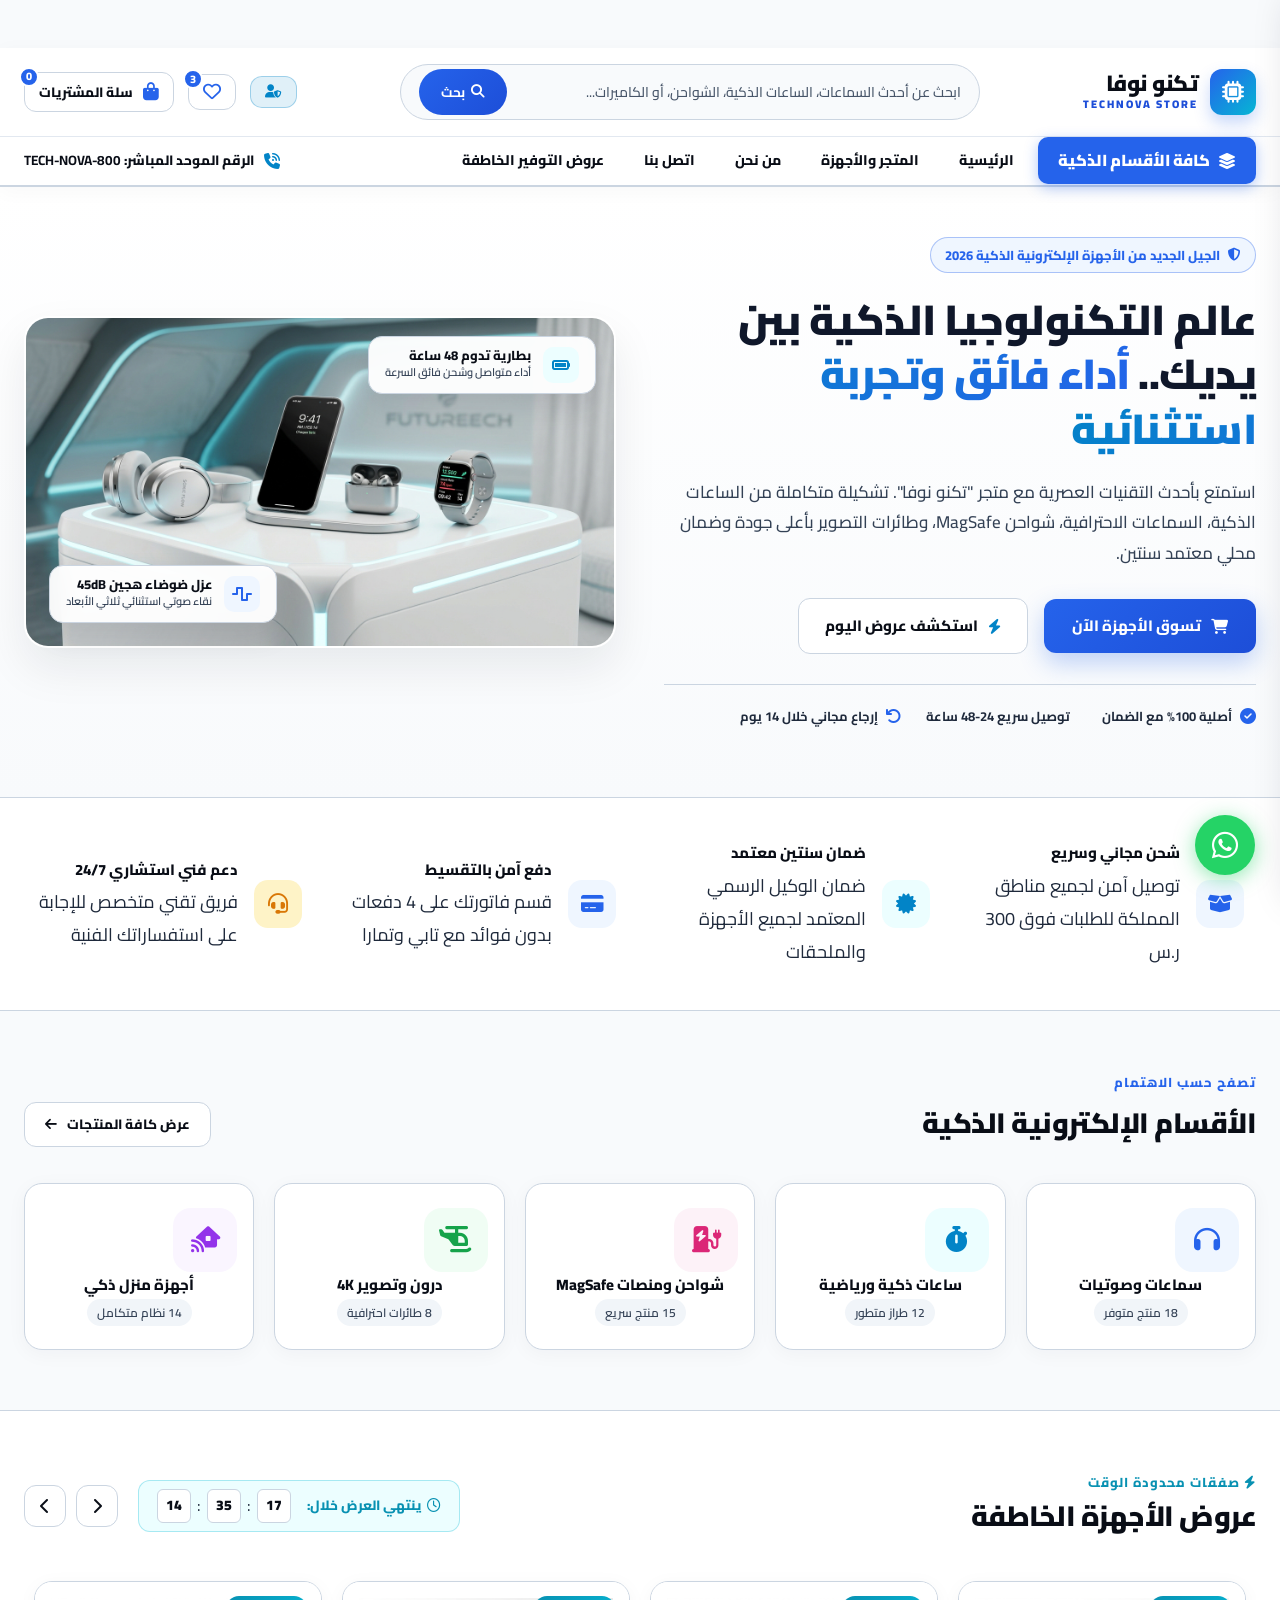
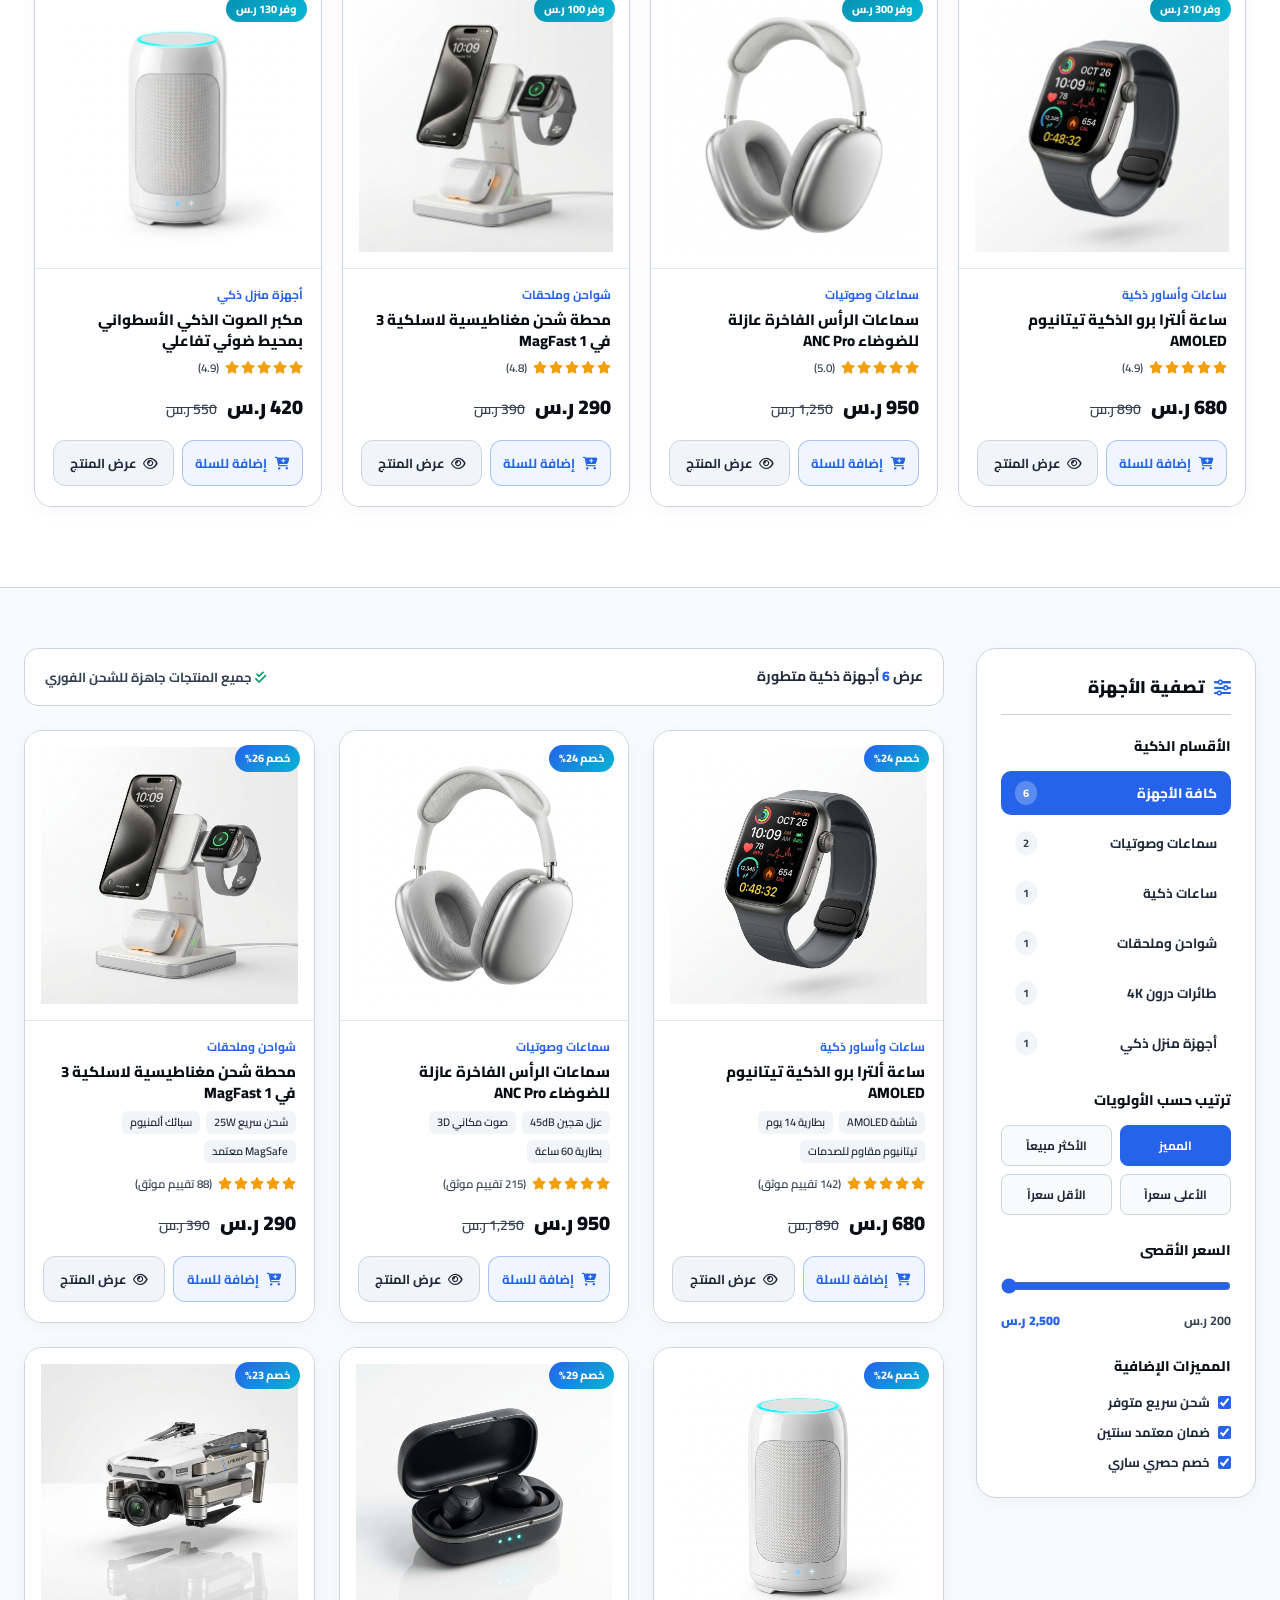
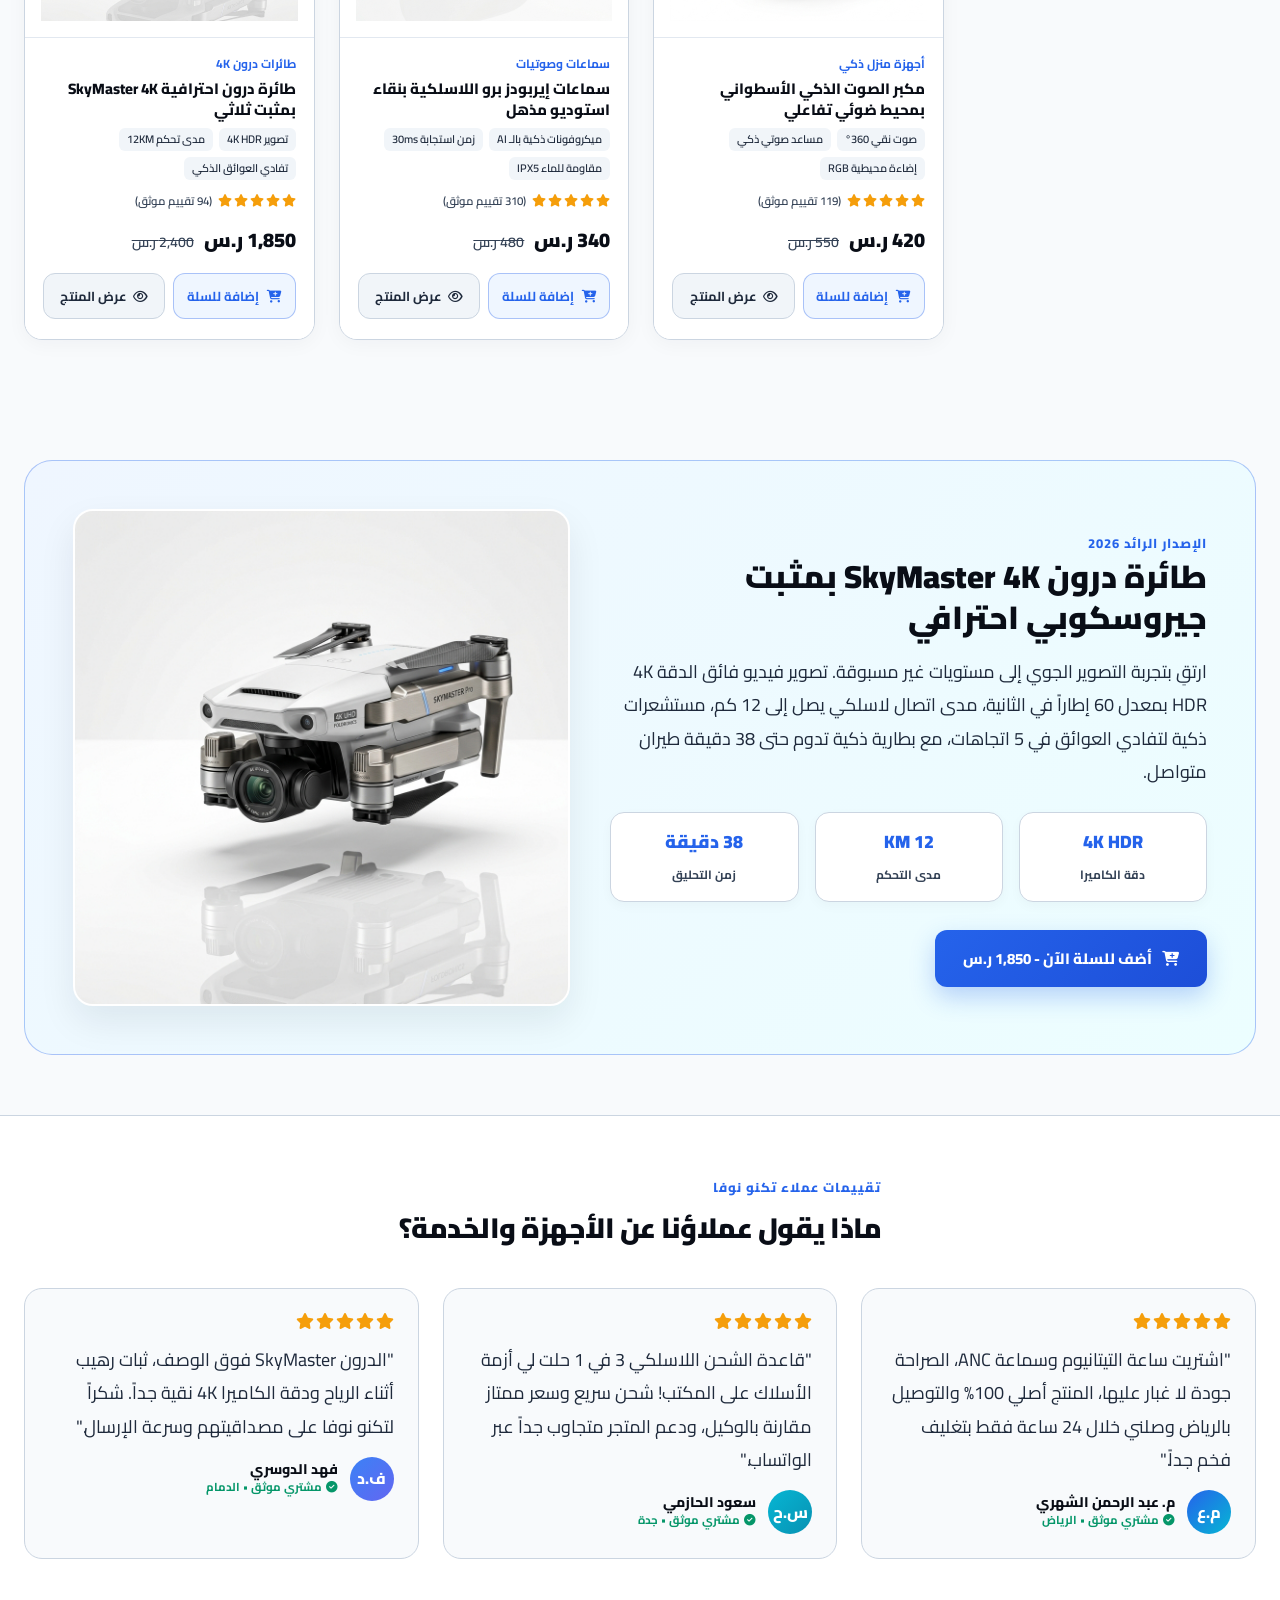
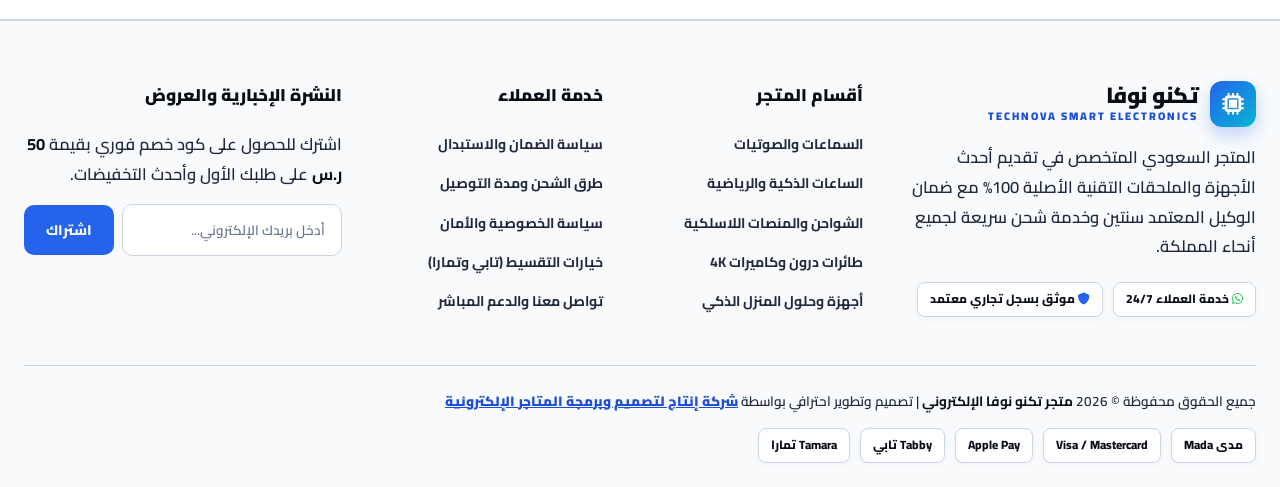
<file: index.html>
<!DOCTYPE html>
<html lang="ar" dir="rtl">
<head>
    <meta charset="UTF-8">
    <meta name="viewport" content="width=device-width, initial-scale=1.0">
    <title>تكنو نوفا | Techno Nova - متجر الإلكترونيات والأجهزة الذكية</title>
    <meta name="description" content="عالم التكنولوجيا الذكية بين يديك.. أداء فائق وتجربة استثنائية مع أحدث الساعات الذكية وسماعات الرأس وقواعد الشحن.">
    <!-- Font Awesome 6 Pro / Free -->
    <link rel="stylesheet" href="https://cdnjs.cloudflare.com/ajax/libs/font-awesome/6.5.1/css/all.min.css">
    <!-- Main Style -->
    <link rel="stylesheet" href="css/style.css">
</head>
<body>

<header class="tech-header">
        <div class="tech-container">
            <div class="tech-header-main">
                <!-- Logo -->
                <a href="#" class="tech-logo-link">
                    <div class="tech-logo-icon">
                        <i class="fa-solid fa-microchip"></i>
                    </div>
                    <div class="tech-logo-text">
                        <span class="tech-logo-title">تكنو نوفا</span>
                        <span class="tech-logo-sub">TECHNOVA STORE</span>
                    </div>
                </a>

                <!-- Search Form -->
                <form class="tech-search-form" onsubmit="event.preventDefault(); searchProducts();">
                    <input type="text" id="searchInput" class="tech-search-input" placeholder="ابحث عن أحدث السماعات، الساعات الذكية، الشواحن، أو الكاميرات..." onkeyup="searchProducts()">
                    <button type="submit" class="tech-search-btn">
                        <i class="fa-solid fa-magnifying-glass"></i>
                        <span>بحث</span>
                    </button>
                </form>

                <!-- Header Actions -->
                <div class="tech-header-actions">
                <a href="admin/index.html" class="tech-action-btn" title="لوحة التحكم الإدارية" style="background: rgba(2, 132, 199, 0.12); color: #0284c7; font-weight: 700; border-radius: 12px; border: 1px solid rgba(2, 132, 199, 0.3);">
                    <i class="fa-solid fa-user-shield"></i>
                </a>

                    <div class="tech-action-btn" onclick="showToast('تمت إضافة المنتج إلى قائمة أجهزتك المفضلة ❤️')">
                        <i class="fa-regular fa-heart" style="font-size: 18px; color: var(--color-primary);"></i>
                        <span class="tech-action-badge">3</span>
                    </div>
                    <div class="tech-action-btn" onclick="toggleCartDrawer()">
                        <i class="fa-solid fa-bag-shopping" style="font-size: 18px; color: var(--color-primary);"></i>
                        <span>سلة المشتريات</span>
                        <span class="tech-action-badge" id="cartBadge">0</span>
                    </div>
                </div>
            </div>
        </div>

        <!-- Secondary Nav -->
        <div class="tech-navbar">
            <div class="tech-container">
                <div class="tech-navbar-inner">
                    <ul class="tech-nav-menu">
                        <li class="tech-nav-item">
                            <a href="shop.html" id="btnAllCategories" class="tech-nav-mega-btn" style="background-color: #2563eb !important; color: #ffffff !important;">
                                <i class="fa-solid fa-layer-group" style="color: #ffffff !important;"></i>
                                <span style="color: #ffffff !important;">كافة الأقسام الذكية</span>
                            </a>
                        </li>
                        <li class="tech-nav-item"><a href="index.html">الرئيسية</a></li>
                        <li class="tech-nav-item"><a href="shop.html">المتجر والأجهزة</a></li>
                        <li class="tech-nav-item"><a href="about.html">من نحن</a></li>
                        <li class="tech-nav-item"><a href="contact.html">اتصل بنا</a></li>
                        <li class="tech-nav-item"><a href="index.html#flashDeals">عروض التوفير الخاطفة</a></li>
                    </ul>
                    <div class="tech-nav-hotline">
                        <i class="fa-solid fa-phone-volume"></i>
                        <span>الرقم الموحد المباشر: <strong>800-TECH-NOVA</strong></span>
                    </div>
                </div>
            </div>
        </div>
    </header>

    <!-- 3. HERO SHOWCASE SECTION -->
    <section class="tech-hero">
        <div class="tech-container">
            <div class="tech-hero-grid">
                <!-- Text Content -->
                <div class="tech-hero-content">
                    <div class="tech-hero-tag">
                        <i class="fa-solid fa-shield-halved"></i> الجيل الجديد من الأجهزة الإلكترونية الذكية 2026
                    </div>
                    <h1 class="tech-hero-title">
                        عالم التكنولوجيا الذكية بين يديك.. <span>أداء فائق وتجربة استثنائية</span>
                    </h1>
                    <p class="tech-hero-desc">
                        استمتع بأحدث التقنيات العصرية مع متجر "تكنو نوفا". تشكيلة متكاملة من الساعات الذكية، السماعات الاحترافية، شواحن MagSafe، وطائرات التصوير بأعلى جودة وضمان محلي معتمد سنتين.
                    </p>
                    <div class="tech-hero-ctas">
                        <a href="#catalog" class="btn-tech-primary">
                            <i class="fa-solid fa-cart-shopping"></i>
                            <span>تسوق الأجهزة الآن</span>
                        </a>
                        <a href="#flashDeals" class="btn-tech-secondary">
                            <i class="fa-solid fa-bolt" style="color: var(--color-cyan);"></i>
                            <span>استكشف عروض اليوم</span>
                        </a>
                    </div>
                    <div class="tech-hero-trust">
                        <div class="tech-trust-pill">
                            <i class="fa-solid fa-circle-check"></i>
                            <span>أصلية 100% مع الضمان</span>
                        </div>
                        <div class="tech-trust-pill">
                            <i class="fa-solid fa-truck-bolt"></i>
                            <span>توصيل سريع 24-48 ساعة</span>
                        </div>
                        <div class="tech-trust-pill">
                            <i class="fa-solid fa-arrow-rotate-left"></i>
                            <span>إرجاع مجاني خلال 14 يوم</span>
                        </div>
                    </div>
                </div>

                <!-- Visual Showcase Banner -->
                <div class="tech-hero-visual">
                    <div class="tech-hero-image-wrapper">
                        <img decoding="async" src="images/hero_banner.jpg" alt="تكنو نوفا - أجهزة ذكية متطورة" title="متجر تكنو نوفا للأجهزة الذكية">
                    </div>
                    <!-- Floating Chips -->
                    <div class="tech-float-badge top-left">
                        <div class="tech-badge-icon">
                            <i class="fa-solid fa-battery-full"></i>
                        </div>
                        <div>
                            <div class="tech-badge-title">بطارية تدوم 48 ساعة</div>
                            <div class="tech-badge-sub">أداء متواصل وشحن فائق السرعة</div>
                        </div>
                    </div>
                    <div class="tech-float-badge bottom-right">
                        <div class="tech-badge-icon" style="background: var(--color-primary-light); color: var(--color-primary);">
                            <i class="fa-solid fa-wave-square"></i>
                        </div>
                        <div>
                            <div class="tech-badge-title">عزل ضوضاء هجين 45dB</div>
                            <div class="tech-badge-sub">نقاء صوتي استثنائي ثلاثي الأبعاد</div>
                        </div>
                    </div>
                </div>
            </div>
        </div>
    </section>

    <!-- 4. VALUE PROPOSITION BAR -->
    <div class="tech-features-bar">
        <div class="tech-container">
            <div class="tech-features-grid">
                <div class="tech-feature-item">
                    <div class="tech-feature-icon">
                        <i class="fa-solid fa-box-open"></i>
                    </div>
                    <div class="tech-feature-info">
                        <h4>شحن مجاني وسريع</h4>
                        <p>توصيل آمن لجميع مناطق المملكة للطلبات فوق 300 ر.س</p>
                    </div>
                </div>
                <div class="tech-feature-item">
                    <div class="tech-feature-icon" style="background: var(--color-cyan-light); color: var(--color-cyan);">
                        <i class="fa-solid fa-certificate"></i>
                    </div>
                    <div class="tech-feature-info">
                        <h4>ضمان سنتين معتمد</h4>
                        <p>ضمان الوكيل الرسمي المعتمد لجميع الأجهزة والملحقات</p>
                    </div>
                </div>
                <div class="tech-feature-item">
                    <div class="tech-feature-icon">
                        <i class="fa-solid fa-credit-card"></i>
                    </div>
                    <div class="tech-feature-info">
                        <h4>دفع آمن بالتقسيط</h4>
                        <p>قسم فاتورتك على 4 دفعات بدون فوائد مع تابي وتمارا</p>
                    </div>
                </div>
                <div class="tech-feature-item">
                    <div class="tech-feature-icon" style="background: #fef3c7; color: #d97706;">
                        <i class="fa-solid fa-headset"></i>
                    </div>
                    <div class="tech-feature-info">
                        <h4>دعم فني استشاري 24/7</h4>
                        <p>فريق تقني متخصص للإجابة على استفساراتك الفنية</p>
                    </div>
                </div>
            </div>
        </div>
    </div>

    <!-- 5. QUICK CATEGORIES -->
    <section class="tech-section">
        <div class="tech-container">
            <div class="tech-section-header">
                <div class="tech-section-title-box">
                    <span class="tech-section-subtitle">تصفح حسب الاهتمام</span>
                    <h2 class="tech-section-title">الأقسام الإلكترونية الذكية</h2>
                </div>
                <a href="category?cat=all" class="btn-tech-secondary" style="padding: 10px 20px; font-size: 13.5px;">
                    <span>عرض كافة المنتجات</span>
                    <i class="fa-solid fa-arrow-left"></i>
                </a>
            </div>

            <div class="tech-categories-grid">
                <a href="category?cat=audio" class="tech-cat-card" style="text-decoration:none; color:inherit; display:block;">
                    <div class="tech-cat-icon">
                        <i class="fa-solid fa-headphones"></i>
                    </div>
                    <h3 class="tech-cat-name">سماعات وصوتيات</h3>
                    <span class="tech-cat-count">18 منتج متوفر</span>
                </a>
                <a href="category?cat=watches" class="tech-cat-card" style="text-decoration:none; color:inherit; display:block;">
                    <div class="tech-cat-icon" style="background: var(--color-cyan-light); color: var(--color-cyan);">
                        <i class="fa-solid fa-stopwatch"></i>
                    </div>
                    <h3 class="tech-cat-name">ساعات ذكية ورياضية</h3>
                    <span class="tech-cat-count">12 طراز متطور</span>
                </a>
                <a href="category?cat=chargers" class="tech-cat-card" style="text-decoration:none; color:inherit; display:block;">
                    <div class="tech-cat-icon" style="background: #fdf2f8; color: #db2777;">
                        <i class="fa-solid fa-charging-station"></i>
                    </div>
                    <h3 class="tech-cat-name">شواحن ومنصات MagSafe</h3>
                    <span class="tech-cat-count">15 منتج سريع</span>
                </a>
                <a href="category?cat=drones" class="tech-cat-card" style="text-decoration:none; color:inherit; display:block;">
                    <div class="tech-cat-icon" style="background: #f0fdf4; color: #16a34a;">
                        <i class="fa-solid fa-helicopter"></i>
                    </div>
                    <h3 class="tech-cat-name">درون وتصوير 4K</h3>
                    <span class="tech-cat-count">8 طائرات احترافية</span>
                </a>
                <a href="category?cat=home" class="tech-cat-card" style="text-decoration:none; color:inherit; display:block;">
                    <div class="tech-cat-icon" style="background: #faf5ff; color: #9333ea;">
                        <i class="fa-solid fa-house-signal"></i>
                    </div>
                    <h3 class="tech-cat-name">أجهزة منزل ذكي</h3>
                    <span class="tech-cat-count">14 نظام متكامل</span>
                </a>
            </div>
        </div>
    </section>

    <!-- 6. FLASH DEALS SLIDER (EXACT 4 CARDS, WORKING ARROWS) -->
    <section class="tech-flash-section" id="flashDeals">
        <div class="tech-container">
            <div class="tech-flash-header">
                <div>
                    <div class="tech-section-subtitle" style="color: #0891b2;"><i class="fa-solid fa-bolt"></i> صفقات محدودة الوقت</div>
                    <h2 class="tech-section-title">عروض الأجهزة الخاطفة</h2>
                </div>
                <div style="display: flex; align-items: center; gap: 20px; flex-wrap: wrap;">
                    <!-- Countdown Timer -->
                    <div class="tech-flash-timer-box">
                        <span class="tech-flash-timer-label"><i class="fa-regular fa-clock"></i> ينتهي العرض خلال:</span>
                        <div class="tech-countdown">
                            <div class="tech-countdown-unit" id="cd-hours">14</div>
                            <span>:</span>
                            <div class="tech-countdown-unit" id="cd-minutes">35</div>
                            <span>:</span>
                            <div class="tech-countdown-unit" id="cd-seconds">20</div>
                        </div>
                    </div>
                    <!-- Navigation Arrows -->
                    <div class="tech-slider-controls">
                        <button class="tech-slider-arrow" onclick="slidePrev()" aria-label="السابق" title="السابق">
                            <i class="fa-solid fa-chevron-right"></i>
                        </button>
                        <button class="tech-slider-arrow" onclick="slideNext()" aria-label="التالي" title="التالي">
                            <i class="fa-solid fa-chevron-left"></i>
                        </button>
                    </div>
                </div>
            </div>

            <!-- Slider Viewport (Pre-rendered 6 items with 4 visible cards on desktop) -->
            <div class="tech-slider-viewport">
                <div class="tech-slider-track" id="sliderTrack">
                    <!-- Item 1: Smart Watch -->
                    <div class="tech-slider-item">
                        <div class="tech-card">
                            <span class="tech-card-badge" style="background: linear-gradient(135deg, #0891b2, #06b6d4);">وفر 210 ر.س</span>
                            <div class="tech-card-img-box">
                                <img decoding="async" src="images/prod_smart_watch.jpg" alt="ساعة ألترا برو الذكية تيتانيوم AMOLED" title="متجر تكنو نوفا للأجهزة الذكية">
                            </div>
                            <div class="tech-card-body">
                                <div>
                                    <div class="tech-card-cat">ساعات وأساور ذكية</div>
                                    <h4 class="tech-card-title"><a href="product?id=1" style="color:inherit; text-decoration:none; display:inline-block; transition:color 0.2s;" onmouseover="this.style.color=\'#0284c7\'" onmouseout="this.style.color=\'inherit\'">ساعة ألترا برو الذكية تيتانيوم AMOLED</a></h4>
                                    <div class="tech-card-rating">
                                        <div class="tech-card-stars">
                                            <i class="fa-solid fa-star"></i><i class="fa-solid fa-star"></i><i class="fa-solid fa-star"></i><i class="fa-solid fa-star"></i><i class="fa-solid fa-star"></i>
                                        </div>
                                        <span class="tech-card-reviews">(4.9)</span>
                                    </div>
                                </div>
                                <div>
                                    <div class="tech-card-pricing">
                                        <span class="tech-price-current">680 ر.س</span>
                                        <span class="tech-price-old">890 ر.س</span>
                                    </div>
                                    <div class="tech-card-actions">
                                        <button class="tech-btn-add" onclick="addToCart('ساعة ألترا برو الذكية تيتانيوم AMOLED', 680, 'images/prod_smart_watch.jpg')">
                                            <i class="fa-solid fa-cart-plus"></i>
                                            <span>إضافة للسلة</span>
                                        </button>
                                        <a href="product?id=1" class="tech-btn-view">
                                            <i class="fa-regular fa-eye"></i>
                                            <span>عرض المنتج</span>
                                        </a>
                                    </div>
                                </div>
                            </div>
                        </div>
                    </div>

                    <!-- Item 2: Silver Headphones -->
                    <div class="tech-slider-item">
                        <div class="tech-card">
                            <span class="tech-card-badge" style="background: linear-gradient(135deg, #0891b2, #06b6d4);">وفر 300 ر.س</span>
                            <div class="tech-card-img-box">
                                <img decoding="async" src="images/prod_silver_headphones.jpg" alt="سماعات الرأس الفاخرة عازلة للضوضاء ANC Pro" title="متجر تكنو نوفا للأجهزة الذكية">
                            </div>
                            <div class="tech-card-body">
                                <div>
                                    <div class="tech-card-cat">سماعات وصوتيات</div>
                                    <h4 class="tech-card-title"><a href="product?id=2" style="color:inherit; text-decoration:none; display:inline-block; transition:color 0.2s;" onmouseover="this.style.color=\'#0284c7\'" onmouseout="this.style.color=\'inherit\'">سماعات الرأس الفاخرة عازلة للضوضاء ANC Pro</a></h4>
                                    <div class="tech-card-rating">
                                        <div class="tech-card-stars">
                                            <i class="fa-solid fa-star"></i><i class="fa-solid fa-star"></i><i class="fa-solid fa-star"></i><i class="fa-solid fa-star"></i><i class="fa-solid fa-star"></i>
                                        </div>
                                        <span class="tech-card-reviews">(5.0)</span>
                                    </div>
                                </div>
                                <div>
                                    <div class="tech-card-pricing">
                                        <span class="tech-price-current">950 ر.س</span>
                                        <span class="tech-price-old">1,250 ر.س</span>
                                    </div>
                                    <div class="tech-card-actions">
                                        <button class="tech-btn-add" onclick="addToCart('سماعات الرأس الفاخرة عازلة للضوضاء ANC Pro', 950, 'images/prod_silver_headphones.jpg')">
                                            <i class="fa-solid fa-cart-plus"></i>
                                            <span>إضافة للسلة</span>
                                        </button>
                                        <a href="product?id=2" class="tech-btn-view">
                                            <i class="fa-regular fa-eye"></i>
                                            <span>عرض المنتج</span>
                                        </a>
                                    </div>
                                </div>
                            </div>
                        </div>
                    </div>

                    <!-- Item 3: Wireless Charger -->
                    <div class="tech-slider-item">
                        <div class="tech-card">
                            <span class="tech-card-badge" style="background: linear-gradient(135deg, #0891b2, #06b6d4);">وفر 100 ر.س</span>
                            <div class="tech-card-img-box">
                                <img decoding="async" src="images/prod_wireless_charger.jpg" alt="محطة شحن مغناطيسية لاسلكية 3 في 1 MagFast" title="متجر تكنو نوفا للأجهزة الذكية">
                            </div>
                            <div class="tech-card-body">
                                <div>
                                    <div class="tech-card-cat">شواحن وملحقات</div>
                                    <h4 class="tech-card-title"><a href="product?id=3" style="color:inherit; text-decoration:none; display:inline-block; transition:color 0.2s;" onmouseover="this.style.color=\'#0284c7\'" onmouseout="this.style.color=\'inherit\'">محطة شحن مغناطيسية لاسلكية 3 في 1 MagFast</a></h4>
                                    <div class="tech-card-rating">
                                        <div class="tech-card-stars">
                                            <i class="fa-solid fa-star"></i><i class="fa-solid fa-star"></i><i class="fa-solid fa-star"></i><i class="fa-solid fa-star"></i><i class="fa-solid fa-star"></i>
                                        </div>
                                        <span class="tech-card-reviews">(4.8)</span>
                                    </div>
                                </div>
                                <div>
                                    <div class="tech-card-pricing">
                                        <span class="tech-price-current">290 ر.س</span>
                                        <span class="tech-price-old">390 ر.س</span>
                                    </div>
                                    <div class="tech-card-actions">
                                        <button class="tech-btn-add" onclick="addToCart('محطة شحن مغناطيسية لاسلكية 3 في 1 MagFast', 290, 'images/prod_wireless_charger.jpg')">
                                            <i class="fa-solid fa-cart-plus"></i>
                                            <span>إضافة للسلة</span>
                                        </button>
                                        <a href="product?id=3" class="tech-btn-view">
                                            <i class="fa-regular fa-eye"></i>
                                            <span>عرض المنتج</span>
                                        </a>
                                    </div>
                                </div>
                            </div>
                        </div>
                    </div>

                    <!-- Item 4: Smart Speaker -->
                    <div class="tech-slider-item">
                        <div class="tech-card">
                            <span class="tech-card-badge" style="background: linear-gradient(135deg, #0891b2, #06b6d4);">وفر 130 ر.س</span>
                            <div class="tech-card-img-box">
                                <img decoding="async" src="images/prod_smart_speaker.jpg" alt="مكبر الصوت الذكي الأسطواني بمحيط ضوئي تفاعلي" title="متجر تكنو نوفا للأجهزة الذكية">
                            </div>
                            <div class="tech-card-body">
                                <div>
                                    <div class="tech-card-cat">أجهزة منزل ذكي</div>
                                    <h4 class="tech-card-title"><a href="product?id=4" style="color:inherit; text-decoration:none; display:inline-block; transition:color 0.2s;" onmouseover="this.style.color=\'#0284c7\'" onmouseout="this.style.color=\'inherit\'">مكبر الصوت الذكي الأسطواني بمحيط ضوئي تفاعلي</a></h4>
                                    <div class="tech-card-rating">
                                        <div class="tech-card-stars">
                                            <i class="fa-solid fa-star"></i><i class="fa-solid fa-star"></i><i class="fa-solid fa-star"></i><i class="fa-solid fa-star"></i><i class="fa-solid fa-star"></i>
                                        </div>
                                        <span class="tech-card-reviews">(4.9)</span>
                                    </div>
                                </div>
                                <div>
                                    <div class="tech-card-pricing">
                                        <span class="tech-price-current">420 ر.س</span>
                                        <span class="tech-price-old">550 ر.س</span>
                                    </div>
                                    <div class="tech-card-actions">
                                        <button class="tech-btn-add" onclick="addToCart('مكبر الصوت الذكي الأسطواني بمحيط ضوئي تفاعلي', 420, 'images/prod_smart_speaker.jpg')">
                                            <i class="fa-solid fa-cart-plus"></i>
                                            <span>إضافة للسلة</span>
                                        </button>
                                        <a href="product?id=4" class="tech-btn-view">
                                            <i class="fa-regular fa-eye"></i>
                                            <span>عرض المنتج</span>
                                        </a>
                                    </div>
                                </div>
                            </div>
                        </div>
                    </div>

                    <!-- Item 5: Earbuds Pro -->
                    <div class="tech-slider-item">
                        <div class="tech-card">
                            <span class="tech-card-badge" style="background: linear-gradient(135deg, #0891b2, #06b6d4);">وفر 140 ر.س</span>
                            <div class="tech-card-img-box">
                                <img decoding="async" src="images/prod_earbuds_pro.jpg" alt="سماعات إيربودز برو اللاسلكية بنقاء استوديو مذهل" title="متجر تكنو نوفا للأجهزة الذكية">
                            </div>
                            <div class="tech-card-body">
                                <div>
                                    <div class="tech-card-cat">سماعات وصوتيات</div>
                                    <h4 class="tech-card-title"><a href="product?id=5" style="color:inherit; text-decoration:none; display:inline-block; transition:color 0.2s;" onmouseover="this.style.color=\'#0284c7\'" onmouseout="this.style.color=\'inherit\'">سماعات إيربودز برو اللاسلكية بنقاء استوديو مذهل</a></h4>
                                    <div class="tech-card-rating">
                                        <div class="tech-card-stars">
                                            <i class="fa-solid fa-star"></i><i class="fa-solid fa-star"></i><i class="fa-solid fa-star"></i><i class="fa-solid fa-star"></i><i class="fa-solid fa-star"></i>
                                        </div>
                                        <span class="tech-card-reviews">(4.9)</span>
                                    </div>
                                </div>
                                <div>
                                    <div class="tech-card-pricing">
                                        <span class="tech-price-current">340 ر.س</span>
                                        <span class="tech-price-old">480 ر.س</span>
                                    </div>
                                    <div class="tech-card-actions">
                                        <button class="tech-btn-add" onclick="addToCart('سماعات إيربودز برو اللاسلكية بنقاء استوديو مذهل', 340, 'images/prod_earbuds_pro.jpg')">
                                            <i class="fa-solid fa-cart-plus"></i>
                                            <span>إضافة للسلة</span>
                                        </button>
                                        <a href="product?id=5" class="tech-btn-view">
                                            <i class="fa-regular fa-eye"></i>
                                            <span>عرض المنتج</span>
                                        </a>
                                    </div>
                                </div>
                            </div>
                        </div>
                    </div>

                    <!-- Item 6: Drone 4K -->
                    <div class="tech-slider-item">
                        <div class="tech-card">
                            <span class="tech-card-badge" style="background: linear-gradient(135deg, #0891b2, #06b6d4);">وفر 550 ر.س</span>
                            <div class="tech-card-img-box">
                                <img decoding="async" src="images/prod_smart_drone.jpg" alt="طائرة درون احترافية SkyMaster 4K بمثبت ثلاثي المحاور" title="متجر تكنو نوفا للأجهزة الذكية">
                            </div>
                            <div class="tech-card-body">
                                <div>
                                    <div class="tech-card-cat">طائرات درون 4K</div>
                                    <h4 class="tech-card-title"><a href="product?id=6" style="color:inherit; text-decoration:none; display:inline-block; transition:color 0.2s;" onmouseover="this.style.color=\'#0284c7\'" onmouseout="this.style.color=\'inherit\'">طائرة درون احترافية SkyMaster 4K بمثبت ثلاثي</a></h4>
                                    <div class="tech-card-rating">
                                        <div class="tech-card-stars">
                                            <i class="fa-solid fa-star"></i><i class="fa-solid fa-star"></i><i class="fa-solid fa-star"></i><i class="fa-solid fa-star"></i><i class="fa-solid fa-star"></i>
                                        </div>
                                        <span class="tech-card-reviews">(5.0)</span>
                                    </div>
                                </div>
                                <div>
                                    <div class="tech-card-pricing">
                                        <span class="tech-price-current">1,850 ر.س</span>
                                        <span class="tech-price-old">2,400 ر.س</span>
                                    </div>
                                    <div class="tech-card-actions">
                                        <button class="tech-btn-add" onclick="addToCart('طائرة درون احترافية SkyMaster 4K بمثبت ثلاثي المحاور', 1850, 'images/prod_smart_drone.jpg')">
                                            <i class="fa-solid fa-cart-plus"></i>
                                            <span>إضافة للسلة</span>
                                        </button>
                                        <a href="product?id=6" class="tech-btn-view">
                                            <i class="fa-regular fa-eye"></i>
                                            <span>عرض المنتج</span>
                                        </a>
                                    </div>
                                </div>
                            </div>
                        </div>
                    </div>
                </div>
            </div>
        </div>
    </section>

    <!-- 7. MAIN CATALOG WITH SIDEBAR & PRODUCTS GRID -->
    <section class="tech-section" id="catalog">
        <div class="tech-container">
            <div class="tech-catalog-layout">
                <!-- Filter Sidebar -->
                <aside class="tech-sidebar">
                    <h3 class="tech-sidebar-title">
                        <i class="fa-solid fa-sliders" style="color: var(--color-primary);"></i>
                        <span>تصفية الأجهزة</span>
                    </h3>

                    <!-- Categories -->
                    <div class="tech-filter-group">
                        <label class="tech-filter-label">الأقسام الذكية</label>
                        <div class="tech-filter-cats">
                            <button class="tech-filter-cat-btn active" onclick="filterCategory('all', this)">
                                <span>كافة الأجهزة</span>
                                <span class="badge" id="badge-all">6</span>
                            </button>
                            <button class="tech-filter-cat-btn" onclick="filterCategory('audio', this)">
                                <span>سماعات وصوتيات</span>
                                <span class="badge" id="badge-audio">2</span>
                            </button>
                            <button class="tech-filter-cat-btn" onclick="filterCategory('watches', this)">
                                <span>ساعات ذكية</span>
                                <span class="badge" id="badge-watches">1</span>
                            </button>
                            <button class="tech-filter-cat-btn" onclick="filterCategory('chargers', this)">
                                <span>شواحن وملحقات</span>
                                <span class="badge" id="badge-chargers">1</span>
                            </button>
                            <button class="tech-filter-cat-btn" onclick="filterCategory('drones', this)">
                                <span>طائرات درون 4K</span>
                                <span class="badge" id="badge-drones">1</span>
                            </button>
                            <button class="tech-filter-cat-btn" onclick="filterCategory('smarthome', this)">
                                <span>أجهزة منزل ذكي</span>
                                <span class="badge" id="badge-smarthome">1</span>
                            </button>
                        </div>
                    </div>

                    <!-- Sort Options -->
                    <div class="tech-filter-group">
                        <label class="tech-filter-label">ترتيب حسب الأولويات</label>
                        <div class="tech-sort-grid">
                            <button class="tech-sort-btn active" onclick="sortProducts('featured', this)">المميز</button>
                            <button class="tech-sort-btn" onclick="sortProducts('bestseller', this)">الأكثر مبيعاً</button>
                            <button class="tech-sort-btn" onclick="sortProducts('price-desc', this)">الأعلى سعراً</button>
                            <button class="tech-sort-btn" onclick="sortProducts('price-asc', this)">الأقل سعراً</button>
                        </div>
                    </div>

                    <!-- Price Slider -->
                    <div class="tech-filter-group">
                        <label class="tech-filter-label">السعر الأقصى</label>
                        <input type="range" class="tech-price-slider" id="priceRange" min="200" max="2500" step="50" value="2500" oninput="filterByPrice(this.value)">
                        <div class="tech-price-display">
                            <span>200 ر.س</span>
                            <span id="priceDisplay" style="color: var(--color-primary); font-weight: 900;">2,500 ر.س</span>
                        </div>
                    </div>

                    <!-- Features Checklist -->
                    <div class="tech-filter-group" style="margin-bottom: 0;">
                        <label class="tech-filter-label">المميزات الإضافية</label>
                        <div style="display: flex; flex-direction: column; gap: 8px; font-size: 13px; font-weight: 700; color: var(--color-slate);">
                            <label style="display: flex; align-items: center; gap: 8px; cursor: pointer;">
                                <input type="checkbox" checked style="accent-color: var(--color-primary);"> شحن سريع متوفر
                            </label>
                            <label style="display: flex; align-items: center; gap: 8px; cursor: pointer;">
                                <input type="checkbox" checked style="accent-color: var(--color-primary);"> ضمان معتمد سنتين
                            </label>
                            <label style="display: flex; align-items: center; gap: 8px; cursor: pointer;">
                                <input type="checkbox" checked style="accent-color: var(--color-primary);"> خصم حصري ساري
                            </label>
                        </div>
                    </div>
                </aside>

                <!-- Products Catalog Area (Pre-rendered for instantaneous speed & reliability) -->
                <div class="tech-catalog-content">
                    <div class="tech-grid-header">
                        <div class="tech-grid-count">
                            عرض <span id="visibleCount">6</span> أجهزة ذكية متطورة
                        </div>
                        <div style="font-size: 13px; color: var(--color-muted); font-weight: 700;">
                            <i class="fa-solid fa-check-double" style="color: #059669;"></i> جميع المنتجات جاهزة للشحن الفوري
                        </div>
                    </div>

                    <!-- Products Grid -->
                    <div class="tech-products-grid" id="productsGrid">
                        <!-- Prod 1: Smart Watch -->
                        <div class="tech-card prod-item" data-cat="watches" data-price="680" data-sales="340" data-featured="1" data-name="ساعة ألترا برو الذكية تيتانيوم AMOLED">
                            <span class="tech-card-badge">خصم 24%</span>
                            <div class="tech-card-img-box">
                                <img decoding="async" src="images/prod_smart_watch.jpg" alt="ساعة ألترا برو الذكية تيتانيوم AMOLED" title="متجر تكنو نوفا للأجهزة الذكية">
                            </div>
                            <div class="tech-card-body">
                                <div>
                                    <div class="tech-card-cat">ساعات وأساور ذكية</div>
                                    <h4 class="tech-card-title"><a href="product?id=1" style="color:inherit; text-decoration:none; display:inline-block; transition:color 0.2s;" onmouseover="this.style.color=\'#0284c7\'" onmouseout="this.style.color=\'inherit\'">ساعة ألترا برو الذكية تيتانيوم AMOLED</a></h4>
                                    <div class="tech-card-specs">
                                        <span class="tech-spec-tag">شاشة AMOLED</span>
                                        <span class="tech-spec-tag">بطارية 14 يوم</span>
                                        <span class="tech-spec-tag">تيتانيوم مقاوم للصدمات</span>
                                    </div>
                                    <div class="tech-card-rating">
                                        <div class="tech-card-stars">
                                            <i class="fa-solid fa-star"></i><i class="fa-solid fa-star"></i><i class="fa-solid fa-star"></i><i class="fa-solid fa-star"></i><i class="fa-solid fa-star"></i>
                                        </div>
                                        <span class="tech-card-reviews">(142 تقييم موثق)</span>
                                    </div>
                                </div>
                                <div>
                                    <div class="tech-card-pricing">
                                        <span class="tech-price-current">680 ر.س</span>
                                        <span class="tech-price-old">890 ر.س</span>
                                    </div>
                                    <div class="tech-card-actions">
                                        <button class="tech-btn-add" onclick="addToCart('ساعة ألترا برو الذكية تيتانيوم AMOLED', 680, 'images/prod_smart_watch.jpg')">
                                            <i class="fa-solid fa-cart-plus"></i>
                                            <span>إضافة للسلة</span>
                                        </button>
                                        <a href="product?id=1" class="tech-btn-view">
                                            <i class="fa-regular fa-eye"></i>
                                            <span>عرض المنتج</span>
                                        </a>
                                    </div>
                                </div>
                            </div>
                        </div>

                        <!-- Prod 2: Headphones Pro -->
                        <div class="tech-card prod-item" data-cat="audio" data-price="950" data-sales="520" data-featured="1" data-name="سماعات الرأس الفاخرة عازلة للضوضاء ANC Pro">
                            <span class="tech-card-badge">خصم 24%</span>
                            <div class="tech-card-img-box">
                                <img decoding="async" src="images/prod_silver_headphones.jpg" alt="سماعات الرأس الفاخرة عازلة للضوضاء ANC Pro" title="متجر تكنو نوفا للأجهزة الذكية">
                            </div>
                            <div class="tech-card-body">
                                <div>
                                    <div class="tech-card-cat">سماعات وصوتيات</div>
                                    <h4 class="tech-card-title"><a href="product?id=2" style="color:inherit; text-decoration:none; display:inline-block; transition:color 0.2s;" onmouseover="this.style.color=\'#0284c7\'" onmouseout="this.style.color=\'inherit\'">سماعات الرأس الفاخرة عازلة للضوضاء ANC Pro</a></h4>
                                    <div class="tech-card-specs">
                                        <span class="tech-spec-tag">عزل هجين 45dB</span>
                                        <span class="tech-spec-tag">صوت مكاني 3D</span>
                                        <span class="tech-spec-tag">بطارية 60 ساعة</span>
                                    </div>
                                    <div class="tech-card-rating">
                                        <div class="tech-card-stars">
                                            <i class="fa-solid fa-star"></i><i class="fa-solid fa-star"></i><i class="fa-solid fa-star"></i><i class="fa-solid fa-star"></i><i class="fa-solid fa-star"></i>
                                        </div>
                                        <span class="tech-card-reviews">(215 تقييم موثق)</span>
                                    </div>
                                </div>
                                <div>
                                    <div class="tech-card-pricing">
                                        <span class="tech-price-current">950 ر.س</span>
                                        <span class="tech-price-old">1,250 ر.س</span>
                                    </div>
                                    <div class="tech-card-actions">
                                        <button class="tech-btn-add" onclick="addToCart('سماعات الرأس الفاخرة عازلة للضوضاء ANC Pro', 950, 'images/prod_silver_headphones.jpg')">
                                            <i class="fa-solid fa-cart-plus"></i>
                                            <span>إضافة للسلة</span>
                                        </button>
                                        <a href="product?id=2" class="tech-btn-view">
                                            <i class="fa-regular fa-eye"></i>
                                            <span>عرض المنتج</span>
                                        </a>
                                    </div>
                                </div>
                            </div>
                        </div>

                        <!-- Prod 3: Wireless Charger -->
                        <div class="tech-card prod-item" data-cat="chargers" data-price="290" data-sales="180" data-featured="0" data-name="محطة شحن مغناطيسية لاسلكية 3 في 1 MagFast">
                            <span class="tech-card-badge">خصم 26%</span>
                            <div class="tech-card-img-box">
                                <img decoding="async" src="images/prod_wireless_charger.jpg" alt="محطة شحن مغناطيسية لاسلكية 3 في 1 MagFast" title="متجر تكنو نوفا للأجهزة الذكية">
                            </div>
                            <div class="tech-card-body">
                                <div>
                                    <div class="tech-card-cat">شواحن وملحقات</div>
                                    <h4 class="tech-card-title"><a href="product?id=3" style="color:inherit; text-decoration:none; display:inline-block; transition:color 0.2s;" onmouseover="this.style.color=\'#0284c7\'" onmouseout="this.style.color=\'inherit\'">محطة شحن مغناطيسية لاسلكية 3 في 1 MagFast</a></h4>
                                    <div class="tech-card-specs">
                                        <span class="tech-spec-tag">شحن سريع 25W</span>
                                        <span class="tech-spec-tag">سبائك ألمنيوم</span>
                                        <span class="tech-spec-tag">MagSafe معتمد</span>
                                    </div>
                                    <div class="tech-card-rating">
                                        <div class="tech-card-stars">
                                            <i class="fa-solid fa-star"></i><i class="fa-solid fa-star"></i><i class="fa-solid fa-star"></i><i class="fa-solid fa-star"></i><i class="fa-solid fa-star"></i>
                                        </div>
                                        <span class="tech-card-reviews">(88 تقييم موثق)</span>
                                    </div>
                                </div>
                                <div>
                                    <div class="tech-card-pricing">
                                        <span class="tech-price-current">290 ر.س</span>
                                        <span class="tech-price-old">390 ر.س</span>
                                    </div>
                                    <div class="tech-card-actions">
                                        <button class="tech-btn-add" onclick="addToCart('محطة شحن مغناطيسية لاسلكية 3 في 1 MagFast', 290, 'images/prod_wireless_charger.jpg')">
                                            <i class="fa-solid fa-cart-plus"></i>
                                            <span>إضافة للسلة</span>
                                        </button>
                                        <a href="product?id=3" class="tech-btn-view">
                                            <i class="fa-regular fa-eye"></i>
                                            <span>عرض المنتج</span>
                                        </a>
                                    </div>
                                </div>
                            </div>
                        </div>

                        <!-- Prod 4: Smart Speaker -->
                        <div class="tech-card prod-item" data-cat="smarthome" data-price="420" data-sales="260" data-featured="0" data-name="مكبر الصوت الذكي الأسطواني بمحيط ضوئي تفاعلي">
                            <span class="tech-card-badge">خصم 24%</span>
                            <div class="tech-card-img-box">
                                <img decoding="async" src="images/prod_smart_speaker.jpg" alt="مكبر الصوت الذكي الأسطواني بمحيط ضوئي تفاعلي" title="متجر تكنو نوفا للأجهزة الذكية">
                            </div>
                            <div class="tech-card-body">
                                <div>
                                    <div class="tech-card-cat">أجهزة منزل ذكي</div>
                                    <h4 class="tech-card-title"><a href="product?id=4" style="color:inherit; text-decoration:none; display:inline-block; transition:color 0.2s;" onmouseover="this.style.color=\'#0284c7\'" onmouseout="this.style.color=\'inherit\'">مكبر الصوت الذكي الأسطواني بمحيط ضوئي تفاعلي</a></h4>
                                    <div class="tech-card-specs">
                                        <span class="tech-spec-tag">صوت نقي 360°</span>
                                        <span class="tech-spec-tag">مساعد صوتي ذكي</span>
                                        <span class="tech-spec-tag">إضاءة محيطية RGB</span>
                                    </div>
                                    <div class="tech-card-rating">
                                        <div class="tech-card-stars">
                                            <i class="fa-solid fa-star"></i><i class="fa-solid fa-star"></i><i class="fa-solid fa-star"></i><i class="fa-solid fa-star"></i><i class="fa-solid fa-star"></i>
                                        </div>
                                        <span class="tech-card-reviews">(119 تقييم موثق)</span>
                                    </div>
                                </div>
                                <div>
                                    <div class="tech-card-pricing">
                                        <span class="tech-price-current">420 ر.س</span>
                                        <span class="tech-price-old">550 ر.س</span>
                                    </div>
                                    <div class="tech-card-actions">
                                        <button class="tech-btn-add" onclick="addToCart('مكبر الصوت الذكي الأسطواني بمحيط ضوئي تفاعلي', 420, 'images/prod_smart_speaker.jpg')">
                                            <i class="fa-solid fa-cart-plus"></i>
                                            <span>إضافة للسلة</span>
                                        </button>
                                        <a href="product?id=4" class="tech-btn-view">
                                            <i class="fa-regular fa-eye"></i>
                                            <span>عرض المنتج</span>
                                        </a>
                                    </div>
                                </div>
                            </div>
                        </div>

                        <!-- Prod 5: Earbuds Pro -->
                        <div class="tech-card prod-item" data-cat="audio" data-price="340" data-sales="610" data-featured="1" data-name="سماعات إيربودز برو اللاسلكية بنقاء استوديو مذهل">
                            <span class="tech-card-badge">خصم 29%</span>
                            <div class="tech-card-img-box">
                                <img decoding="async" src="images/prod_earbuds_pro.jpg" alt="سماعات إيربودز برو اللاسلكية بنقاء استوديو مذهل" title="متجر تكنو نوفا للأجهزة الذكية">
                            </div>
                            <div class="tech-card-body">
                                <div>
                                    <div class="tech-card-cat">سماعات وصوتيات</div>
                                    <h4 class="tech-card-title"><a href="product?id=5" style="color:inherit; text-decoration:none; display:inline-block; transition:color 0.2s;" onmouseover="this.style.color=\'#0284c7\'" onmouseout="this.style.color=\'inherit\'">سماعات إيربودز برو اللاسلكية بنقاء استوديو مذهل</a></h4>
                                    <div class="tech-card-specs">
                                        <span class="tech-spec-tag">ميكروفونات ذكية بالـ AI</span>
                                        <span class="tech-spec-tag">زمن استجابة 30ms</span>
                                        <span class="tech-spec-tag">مقاومة للماء IPX5</span>
                                    </div>
                                    <div class="tech-card-rating">
                                        <div class="tech-card-stars">
                                            <i class="fa-solid fa-star"></i><i class="fa-solid fa-star"></i><i class="fa-solid fa-star"></i><i class="fa-solid fa-star"></i><i class="fa-solid fa-star"></i>
                                        </div>
                                        <span class="tech-card-reviews">(310 تقييم موثق)</span>
                                    </div>
                                </div>
                                <div>
                                    <div class="tech-card-pricing">
                                        <span class="tech-price-current">340 ر.س</span>
                                        <span class="tech-price-old">480 ر.س</span>
                                    </div>
                                    <div class="tech-card-actions">
                                        <button class="tech-btn-add" onclick="addToCart('سماعات إيربودز برو اللاسلكية بنقاء استوديو مذهل', 340, 'images/prod_earbuds_pro.jpg')">
                                            <i class="fa-solid fa-cart-plus"></i>
                                            <span>إضافة للسلة</span>
                                        </button>
                                        <a href="product?id=5" class="tech-btn-view">
                                            <i class="fa-regular fa-eye"></i>
                                            <span>عرض المنتج</span>
                                        </a>
                                    </div>
                                </div>
                            </div>
                        </div>

                        <!-- Prod 6: Drone 4K -->
                        <div class="tech-card prod-item" data-cat="drones" data-price="1850" data-sales="110" data-featured="1" data-name="طائرة درون احترافية SkyMaster 4K بمثبت ثلاثي المحاور">
                            <span class="tech-card-badge">خصم 23%</span>
                            <div class="tech-card-img-box">
                                <img decoding="async" src="images/prod_smart_drone.jpg" alt="طائرة درون احترافية SkyMaster 4K بمثبت ثلاثي المحاور" title="متجر تكنو نوفا للأجهزة الذكية">
                            </div>
                            <div class="tech-card-body">
                                <div>
                                    <div class="tech-card-cat">طائرات درون 4K</div>
                                    <h4 class="tech-card-title"><a href="product?id=6" style="color:inherit; text-decoration:none; display:inline-block; transition:color 0.2s;" onmouseover="this.style.color=\'#0284c7\'" onmouseout="this.style.color=\'inherit\'">طائرة درون احترافية SkyMaster 4K بمثبت ثلاثي</a></h4>
                                    <div class="tech-card-specs">
                                        <span class="tech-spec-tag">تصوير 4K HDR</span>
                                        <span class="tech-spec-tag">مدى تحكم 12KM</span>
                                        <span class="tech-spec-tag">تفادي العوائق الذكي</span>
                                    </div>
                                    <div class="tech-card-rating">
                                        <div class="tech-card-stars">
                                            <i class="fa-solid fa-star"></i><i class="fa-solid fa-star"></i><i class="fa-solid fa-star"></i><i class="fa-solid fa-star"></i><i class="fa-solid fa-star"></i>
                                        </div>
                                        <span class="tech-card-reviews">(94 تقييم موثق)</span>
                                    </div>
                                </div>
                                <div>
                                    <div class="tech-card-pricing">
                                        <span class="tech-price-current">1,850 ر.س</span>
                                        <span class="tech-price-old">2,400 ر.س</span>
                                    </div>
                                    <div class="tech-card-actions">
                                        <button class="tech-btn-add" onclick="addToCart('طائرة درون احترافية SkyMaster 4K بمثبت ثلاثي المحاور', 1850, 'images/prod_smart_drone.jpg')">
                                            <i class="fa-solid fa-cart-plus"></i>
                                            <span>إضافة للسلة</span>
                                        </button>
                                        <a href="product?id=6" class="tech-btn-view">
                                            <i class="fa-regular fa-eye"></i>
                                            <span>عرض المنتج</span>
                                        </a>
                                    </div>
                                </div>
                            </div>
                        </div>
                    </div>
                </div>
            </div>
        </div>
    </section>

    <!-- 8. PRO HIGH-END TECH SPOTLIGHT -->
    <section class="tech-container">
        <div class="tech-spotlight">
            <div class="tech-spotlight-grid">
                <div class="tech-spotlight-info">
                    <span class="tech-section-subtitle" style="color: var(--color-primary);">الإصدار الرائد 2026</span>
                    <h3>طائرة درون SkyMaster 4K بمثبت جيروسكوبي احترافي</h3>
                    <p>
                        ارتقِ بتجربة التصوير الجوي إلى مستويات غير مسبوقة. تصوير فيديو فائق الدقة 4K HDR بمعدل 60 إطاراً في الثانية، مدى اتصال لاسلكي يصل إلى 12 كم، مستشعرات ذكية لتفادي العوائق في 5 اتجاهات، مع بطارية ذكية تدوم حتى 38 دقيقة طيران متواصل.
                    </p>
                    <div class="tech-spotlight-specs">
                        <div class="tech-spec-box">
                            <span class="val">4K HDR</span>
                            <span class="lbl">دقة الكاميرا</span>
                        </div>
                        <div class="tech-spec-box">
                            <span class="val">12 KM</span>
                            <span class="lbl">مدى التحكم</span>
                        </div>
                        <div class="tech-spec-box">
                            <span class="val">38 دقيقة</span>
                            <span class="lbl">زمن التحليق</span>
                        </div>
                    </div>
                    <div style="display: flex; align-items: center; gap: 16px;">
                        <button class="btn-tech-primary" onclick="addToCart('طائرة درون احترافية SkyMaster 4K بمثبت ثلاثي المحاور', 1850, 'images/prod_smart_drone.jpg')">
                            <i class="fa-solid fa-cart-plus"></i>
                            <span>أضف للسلة الآن - 1,850 ر.س</span>
                        </button>
                    </div>
                </div>
                <div class="tech-spotlight-img">
                    <img decoding="async" src="images/prod_smart_drone.jpg" alt="طائرة درون احترافية SkyMaster 4K" title="متجر تكنو نوفا للأجهزة الذكية">
                </div>
            </div>
        </div>
    </section>

    <!-- 9. TESTIMONIALS & TRUST -->
    <section class="tech-reviews-section">
        <div class="tech-container">
            <div class="tech-section-header" style="justify-content: center; text-align: center;">
                <div class="tech-section-title-box" style="text-align: center;">
                    <span class="tech-section-subtitle" style="text-align: center;">تقييمات عملاء تكنو نوفا</span>
                    <h2 class="tech-section-title" style="text-align: center;">ماذا يقول عملاؤنا عن الأجهزة والخدمة؟</h2>
                </div>
            </div>

            <div class="tech-reviews-grid">
                <div class="tech-review-card">
                    <div class="tech-card-stars">
                        <i class="fa-solid fa-star"></i><i class="fa-solid fa-star"></i><i class="fa-solid fa-star"></i><i class="fa-solid fa-star"></i><i class="fa-solid fa-star"></i>
                    </div>
                    <p style="font-size: 14px; color: var(--color-slate); line-height: 1.6;">
                        "اشتريت ساعة التيتانيوم وسماعة ANC، الصراحة جودة لا غبار عليها، المنتج أصلي 100% والتوصيل بالرياض وصلني خلال 24 ساعة فقط بتغليف فخم جداً."
                    </p>
                    <div class="tech-review-author">
                        <div class="tech-avatar">م.ع</div>
                        <div class="tech-author-info">
                            <h5>م. عبد الرحمن الشهري</h5>
                            <span><i class="fa-solid fa-circle-check"></i> مشتري موثق • الرياض</span>
                        </div>
                    </div>
                </div>

                <div class="tech-review-card">
                    <div class="tech-card-stars">
                        <i class="fa-solid fa-star"></i><i class="fa-solid fa-star"></i><i class="fa-solid fa-star"></i><i class="fa-solid fa-star"></i><i class="fa-solid fa-star"></i>
                    </div>
                    <p style="font-size: 14px; color: var(--color-slate); line-height: 1.6;">
                        "قاعدة الشحن اللاسلكي 3 في 1 حلت لي أزمة الأسلاك على المكتب! شحن سريع وسعر ممتاز مقارنة بالوكيل، ودعم المتجر متجاوب جداً عبر الواتساب."
                    </p>
                    <div class="tech-review-author">
                        <div class="tech-avatar" style="background: linear-gradient(135deg, #06b6d4, #0891b2);">س.ح</div>
                        <div class="tech-author-info">
                            <h5>سعود الحازمي</h5>
                            <span><i class="fa-solid fa-circle-check"></i> مشتري موثق • جدة</span>
                        </div>
                    </div>
                </div>

                <div class="tech-review-card">
                    <div class="tech-card-stars">
                        <i class="fa-solid fa-star"></i><i class="fa-solid fa-star"></i><i class="fa-solid fa-star"></i><i class="fa-solid fa-star"></i><i class="fa-solid fa-star"></i>
                    </div>
                    <p style="font-size: 14px; color: var(--color-slate); line-height: 1.6;">
                        "الدرون SkyMaster فوق الوصف، ثبات رهيب أثناء الرياح ودقة الكاميرا 4K نقية جداً. شكراً لتكنو نوفا على مصداقيتهم وسرعة الإرسال."
                    </p>
                    <div class="tech-review-author">
                        <div class="tech-avatar" style="background: linear-gradient(135deg, #3b82f6, #6366f1);">ف.د</div>
                        <div class="tech-author-info">
                            <h5>فهد الدوسري</h5>
                            <span><i class="fa-solid fa-circle-check"></i> مشتري موثق • الدمام</span>
                        </div>
                    </div>
                </div>
            </div>
        </div>
    </section>

    <!-- 10. EXECUTIVE FOOTER -->
    <footer class="tech-footer">
        <div class="tech-container">
            <div class="tech-footer-grid">
                <!-- Col 1 -->
                <div class="tech-footer-col">
                    <div class="tech-logo-link" style="margin-bottom: 16px;">
                        <div class="tech-logo-icon">
                            <i class="fa-solid fa-microchip"></i>
                        </div>
                        <div class="tech-logo-text">
                            <span class="tech-logo-title">تكنو نوفا</span>
                            <span class="tech-logo-sub">TECHNOVA SMART ELECTRONICS</span>
                        </div>
                    </div>
                    <p style="font-size: 14px; color: #1e293b !important; font-weight: 600; line-height: 1.8; margin-bottom: 20px;">
                        المتجر السعودي المتخصص في تقديم أحدث الأجهزة والملحقات التقنية الأصلية 100% مع ضمان الوكيل المعتمد سنتين وخدمة شحن سريعة لجميع أنحاء المملكة.
                    </p>
                    <div style="display: flex; gap: 10px;">
                        <span class="tech-payment-badge"><i class="fa-brands fa-whatsapp" style="color: #22c55e;"></i> خدمة العملاء 24/7</span>
                        <span class="tech-payment-badge"><i class="fa-solid fa-shield" style="color: #2563eb;"></i> موثق بسجل تجاري معتمد</span>
                    </div>
                </div>

                <!-- Col 2 -->
                <div class="tech-footer-col">
                    <h4>أقسام المتجر</h4>
                    <ul class="tech-footer-links">
                        <li><a href="#catalog" onclick="filterCategory('audio')">السماعات والصوتيات</a></li>
                        <li><a href="#catalog" onclick="filterCategory('watches')">الساعات الذكية والرياضية</a></li>
                        <li><a href="#catalog" onclick="filterCategory('chargers')">الشواحن والمنصات اللاسلكية</a></li>
                        <li><a href="#catalog" onclick="filterCategory('drones')">طائرات درون وكاميرات 4K</a></li>
                        <li><a href="#catalog" onclick="filterCategory('smarthome')">أجهزة وحلول المنزل الذكي</a></li>
                    </ul>
                </div>

                <!-- Col 3 -->
                <div class="tech-footer-col">
                    <h4>خدمة العملاء</h4>
                    <ul class="tech-footer-links">
                        <li><a href="#terms">سياسة الضمان والاستبدال</a></li>
                        <li><a href="#shipping">طرق الشحن ومدة التوصيل</a></li>
                        <li><a href="#privacy">سياسة الخصوصية والأمان</a></li>
                        <li><a href="#payment">خيارات التقسيط (تابي وتمارا)</a></li>
                        <li><a href="#contact">تواصل معنا والدعم المباشر</a></li>
                    </ul>
                </div>

                <!-- Col 4 -->
                <div class="tech-footer-col">
                    <h4>النشرة الإخبارية والعروض</h4>
                    <p style="font-size: 13.5px; color: #1e293b !important; font-weight: 600; margin-bottom: 12px;">
                        اشترك للحصول على كود خصم فوري بقيمة <strong style="color: #090d16;">50 ر.س</strong> على طلبك الأول وأحدث التخفيضات.
                    </p>
                    <form class="tech-newsletter-form" onsubmit="event.preventDefault(); showToast('تم الاشتراك بنجاح! كود خصمك: TECH50 ✨');">
                        <input type="email" required class="tech-newsletter-input" placeholder="أدخل بريدك الإلكتروني...">
                        <button type="submit" class="tech-newsletter-btn">اشتراك</button>
                    </form>
                </div>
            </div>

            <!-- Bottom Row -->
            <div class="tech-footer-bottom">
                <div style="color: #1e293b !important; font-weight: 600;">
                    جميع الحقوق محفوظة © 2026 <strong style="color: #090d16 !important;">متجر تكنو نوفا الإلكتروني</strong> | تصميم وتطوير احترافي بواسطة <a href="https://entejsites.com/%d8%aa%d8%b5%d9%85%d9%8a%d9%85-%d9%85%d9%88%d8%a7%d9%82%d8%b9/%d8%aa%d8%b5%d9%85%d9%8a%d9%85-%d9%88%d8%a8%d8%b1%d9%85%d8%ac%d8%a9-%d8%a7%d9%84%d9%85%d8%aa%d8%a7%d8%ac%d8%b1-%d8%a7%d9%84%d8%a7%d9%84%d9%83%d8%aa%d8%b1%d9%88%d9%86%d9%8a%d8%a9-ecommerce/" style="color: #1d4ed8 !important; font-weight: 900; text-decoration: underline;">شركة إنتاج لتصميم وبرمجة المتاجر الإلكترونية</a>
                </div>
                <div class="tech-payment-icons">
                    <span class="tech-payment-badge">مدى Mada</span>
                    <span class="tech-payment-badge">Visa / Mastercard</span>
                    <span class="tech-payment-badge">Apple Pay</span>
                    <span class="tech-payment-badge">Tabby تابي</span>
                    <span class="tech-payment-badge">Tamara تمارا</span>
                </div>
            </div>
        </div>
    </footer>

    <!-- 11. SLIDE-OUT CART DRAWER -->
    <div class="tech-drawer-overlay" id="cartOverlay" onclick="toggleCartDrawer()"></div>
    <div class="tech-cart-drawer" id="cartDrawer">
        <div class="tech-drawer-header">
            <h3><i class="fa-solid fa-bag-shopping" style="color: var(--color-primary);"></i> سلة مشترياتك (<span id="cartCountHeader">0</span>)</h3>
            <button class="tech-drawer-close" onclick="toggleCartDrawer()"><i class="fa-solid fa-xmark"></i></button>
        </div>
        <div class="tech-drawer-body" id="cartItemsContainer">
            <div class="tech-cart-empty">
                <i class="fa-solid fa-cart-shopping"></i>
                <h4>سلتك لا تزال فارغة</h4>
                <p>تصفح أحدث الأجهزة الذكية وأضفها لسلتك بسهولة</p>
            </div>
        </div>
        <div class="tech-drawer-footer">
            <div class="tech-drawer-total">
                <span>الإجمالي المقدر:</span>
                <span id="cartTotalSum" style="color: var(--color-primary);">0 ر.س</span>
            </div>
            <button class="tech-drawer-checkout" onclick="proceedCheckout()">
                <span>إتمام الطلب والدفع الآمن</span>
                <i class="fa-solid fa-arrow-left"></i>
            </button>
        </div>
    </div>

    <!-- 12. TOAST NOTIFICATION -->
    <div class="tech-toast" id="techToast">
        <i class="fa-solid fa-circle-check" style="color: #22c55e; font-size: 18px;"></i>
        <span id="toastMsg">تمت الإضافة بنجاح!</span>
    </div>

    <!-- 13. TRACKING MODAL -->
    <div class="tech-drawer-overlay" id="trackingOverlay" onclick="closeTrackingModal()"></div>
    <div class="tech-modal" id="trackingModal" style="display:none; position:fixed; top:50%; left:50%; transform:translate(-50%, -50%); background:#ffffff; border-radius:20px; padding:30px; z-index:999999; width:90%; max-width:480px; box-shadow:0 20px 50px rgba(15,23,42,0.2); border:1px solid var(--color-border); direction:rtl; text-align:right;">
        <div style="display:flex; justify-content:space-between; align-items:center; margin-bottom:16px;">
            <h3 style="font-size:18px; font-weight:900; color:var(--color-navy); display:flex; align-items:center; gap:8px;">
                <i class="fa-solid fa-truck-fast" style="color:var(--color-primary);"></i> تتبع شحنتك المباشرة
            </h3>
            <button onclick="closeTrackingModal()" style="background:#f1f5f9; border:none; width:32px; height:32px; border-radius:50%; cursor:pointer; display:flex; align-items:center; justify-content:center; color:var(--color-slate);">✕</button>
        </div>
        <p style="font-size: 13.5px; color: #1e293b !important; font-weight: 600; line-height: 1.6; margin-bottom: 18px;">
            أدخل رقم بوليصة الشحن الخاصة بطلبك (SMSA, Aramex, DHL) لمعرفة موقع شحنتك اللحظي:
        </p>
        <div style="display:flex; gap:10px; margin-bottom:14px;">
            <input type="text" id="trackInput" placeholder="مثال: TN-984214-KSA" style="flex:1; padding:12px 16px; border:1.5px solid var(--color-border); border-radius:12px; font-size:14px; outline:none; font-family:var(--font-main);">
            <button onclick="trackShipment()" class="btn-tech-primary" style="padding:12px 20px; white-space:nowrap;">تتبع الآن</button>
        </div>
        <div id="trackResult" style="display:none; padding:14px; border-radius:12px; background:#ecfeff; border:1px solid #a5f3fc; font-size:13px; color:#0e7490;">
            <i class="fa-solid fa-circle-check" style="color:#0891b2;"></i> <strong>تم العثور على الشحنة:</strong> في طريقها للتوصيل مع مندوب أرامكس بالرياض، الاستلام المتوقع خلال اليوم.
        </div>
    </div>

    <!-- 14. 24/7 SUPPORT MODAL -->
    <div class="tech-drawer-overlay" id="supportOverlay" onclick="closeSupportModal()"></div>
    <div class="tech-modal" id="supportModal" style="display:none; position:fixed; top:50%; left:50%; transform:translate(-50%, -50%); background:#ffffff; border-radius:20px; padding:30px; z-index:999999; width:90%; max-width:480px; box-shadow:0 20px 50px rgba(15,23,42,0.2); border:1px solid var(--color-border); direction:rtl; text-align:right;">
        <div style="display:flex; justify-content:space-between; align-items:center; margin-bottom:16px;">
            <h3 style="font-size:18px; font-weight:900; color:var(--color-navy); display:flex; align-items:center; gap:8px;">
                <i class="fa-solid fa-headset" style="color:var(--color-primary);"></i> مركز خدمة العملاء والدعم الفني
            </h3>
            <button onclick="closeSupportModal()" style="background:#f1f5f9; border:none; width:32px; height:32px; border-radius:50%; cursor:pointer; display:flex; align-items:center; justify-content:center; color:var(--color-slate);">✕</button>
        </div>
        <p style="font-size: 13.5px; color: #1e293b !important; font-weight: 600; line-height: 1.6; margin-bottom: 20px;">
            فريق المهندسين والدعم الفني متاح على مدار الساعة للإجابة عن أي استفسار تقني أو متابعة طلبك:
        </p>
        <div style="display:flex; flex-direction:column; gap:12px;">
            <a href="https://wa.me/201027093535" target="_blank" style="display:flex; align-items:center; gap:14px; padding:14px; background:#f0fdf4; border:1px solid #bbf7d0; border-radius:14px; color:#166534; font-weight:800; font-size:14px;" rel="noopener">
                <i class="fa-brands fa-whatsapp" style="font-size:24px; color:#22c55e;"></i>
                <div>
                    <div>المحادثة الفورية عبر واتساب</div>
                    <div style="font-size:11.5px; color:#15803d; font-weight:600;">متوسط وقت الرد: أقل من دقيقة</div>
                </div>
            </a>
            <a href="tel:01027093535" style="display:flex; align-items:center; gap:14px; padding:14px; background:#eff6ff; border:1px solid #bfdbfe; border-radius:14px; color:#1e40af; font-weight:800; font-size:14px;">
                <i class="fa-solid fa-phone" style="font-size:20px; color:#2563eb;"></i>
                <div>
                    <div>الاتصال بالرقم الموحد المجاني</div>
                    <div style="font-size:11.5px; color:#3b82f6; font-weight:600;">800-TECH-NOVA (800-832-46682)</div>
                </div>
            </a>
        </div>
    </div>

    <!-- JAVASCRIPT CONTROLLERS (100% BULLETPROOF - ZERO AMPERSANDS) -->
    <script>
    /* ==========================================================================
       1. FLASH DEALS 4-CARD SLIDESHOW WITH AUTOPLAY & SMOOTH CONTROLS
       ========================================================================== */
    var sliderCurrentIndex = 0;
    var sliderTotalItems = 6;
    var sliderAutoPlayTimer = null;

    function getVisibleCardsCount() {
        if (window.innerWidth <= 768) return 1;
        if (window.innerWidth <= 1024) return 2;
        return 4; // Exactly 4 cards on desktop!
    }

    function updateSliderPosition() {
        var track = document.getElementById('sliderTrack');
        if (!track) return;
        var visibleCards = getVisibleCardsCount();
        var maxIndex = Math.max(0, sliderTotalItems - visibleCards);
        if (sliderCurrentIndex > maxIndex) sliderCurrentIndex = maxIndex;
        if (sliderCurrentIndex < 0) sliderCurrentIndex = 0;
        
        // Positive offset moves track in RTL to reveal items smoothly
        var percentagePerCard = 100 / visibleCards;
        var offset = sliderCurrentIndex * percentagePerCard;
        track.style.transform = 'translateX(' + offset + '%)';
    }

    function slideNext() {
        var visibleCards = getVisibleCardsCount();
        var maxIndex = Math.max(0, sliderTotalItems - visibleCards);
        if (sliderCurrentIndex < maxIndex) {
            sliderCurrentIndex = sliderCurrentIndex + 1;
        } else {
            sliderCurrentIndex = 0; // loop back to first
        }
        updateSliderPosition();
    }

    function slidePrev() {
        var visibleCards = getVisibleCardsCount();
        var maxIndex = Math.max(0, sliderTotalItems - visibleCards);
        if (sliderCurrentIndex > 0) {
            sliderCurrentIndex = sliderCurrentIndex - 1;
        } else {
            sliderCurrentIndex = maxIndex; // loop to last
        }
        updateSliderPosition();
    }

    function startSliderAutoPlay() {
        stopSliderAutoPlay();
        sliderAutoPlayTimer = setInterval(function() {
            slideNext();
        }, 3600);
    }

    function stopSliderAutoPlay() {
        if (sliderAutoPlayTimer) {
            clearInterval(sliderAutoPlayTimer);
            sliderAutoPlayTimer = null;
        }
    }

    // Attach pause on mouse hover
    var sliderViewport = document.querySelector('.tech-slider-viewport');
    if (sliderViewport) {
        sliderViewport.addEventListener('mouseenter', stopSliderAutoPlay);
        sliderViewport.addEventListener('mouseleave', startSliderAutoPlay);
    }

    window.addEventListener('resize', function() {
        updateSliderPosition();
    });

    /* ==========================================================================
       2. CATALOG CATEGORIES & DYNAMIC FILTERING (WITH AUTO-SCROLL TO PRODUCTS)
       ========================================================================== */
    var currentCategory = 'all';
    var currentSort = 'featured';
    var maxPriceFilter = 2500;

    function filterCategory(cat, btn) {
        currentCategory = cat;

        // Highlight sidebar button
        var sideBtns = document.querySelectorAll('.tech-filter-cat-btn');
        sideBtns.forEach(function(b) {
            b.classList.remove('active');
            var onclickAttr = b.getAttribute('onclick') || '';
            if (onclickAttr.indexOf("'" + cat + "'") !== -1) {
                b.classList.add('active');
            }
        });

        // Highlight navbar tab
        var navItems = document.querySelectorAll('.tech-nav-item');
        navItems.forEach(function(item) {
            item.classList.remove('active');
            var link = item.querySelector('a');
            if (link) {
                var onclickAttr = link.getAttribute('onclick') || '';
                if (cat !== 'all') {
                    if (onclickAttr.indexOf("'" + cat + "'") !== -1) {
                        item.classList.add('active');
                    }
                }
            }
        });

        // Apply filters
        applyFilters();

        // Smooth scroll to catalog so user sees the filtered devices!
        var catalogEl = document.getElementById('catalog');
        if (catalogEl) {
            catalogEl.scrollIntoView({ behavior: 'smooth', block: 'start' });
        }
    }

    function sortProducts(sortType, btn) {
        currentSort = sortType;
        if (btn) {
            document.querySelectorAll('.tech-sort-btn').forEach(function(b) {
                b.classList.remove('active');
            });
            btn.classList.add('active');
        }
        applyFilters();
    }

    function filterByPrice(val) {
        maxPriceFilter = parseInt(val);
        var display = document.getElementById('priceDisplay');
        if (display) {
            display.textContent = parseInt(val).toLocaleString() + ' ر.س';
        }
        applyFilters();
    }

    function searchProducts() {
        applyFilters();
        var catalogEl = document.getElementById('catalog');
        if (catalogEl) {
            catalogEl.scrollIntoView({ behavior: 'smooth', block: 'start' });
        }
    }

    function applyFilters() {
        var searchInput = document.getElementById('searchInput');
        var query = '';
        if (searchInput) {
            query = (searchInput.value || '').trim().toLowerCase();
        }
        var items = Array.from(document.querySelectorAll('.prod-item'));
        var grid = document.getElementById('productsGrid');
        if (!grid) return;
        if (!items.length) return;

        var visibleItems = [];

        items.forEach(function(item) {
            var cat = item.getAttribute('data-cat') || '';
            var price = parseInt(item.getAttribute('data-price') || '0');
            var name = (item.getAttribute('data-name') || '').toLowerCase();

            var isMatch = true;

            // Category test
            if (currentCategory !== 'all') {
                if (cat !== currentCategory) {
                    isMatch = false;
                }
            }

            // Price test
            if (price > maxPriceFilter) {
                isMatch = false;
            }

            // Search query test
            if (query.length > 0) {
                if (name.indexOf(query) === -1) {
                    if (cat.indexOf(query) === -1) {
                        isMatch = false;
                    }
                }
            }

            if (isMatch) {
                item.style.display = 'flex';
                visibleItems.push(item);
            } else {
                item.style.display = 'none';
            }
        });

        // Update count
        var countEl = document.getElementById('visibleCount');
        if (countEl) {
            countEl.textContent = visibleItems.length;
        }

        // Sorting
        visibleItems.sort(function(a, b) {
            var pA = parseInt(a.getAttribute('data-price') || '0');
            var pB = parseInt(b.getAttribute('data-price') || '0');
            var sA = parseInt(a.getAttribute('data-sales') || '0');
            var sB = parseInt(b.getAttribute('data-sales') || '0');
            var fA = parseInt(a.getAttribute('data-featured') || '0');
            var fB = parseInt(b.getAttribute('data-featured') || '0');

            if (currentSort === 'price-asc') return pA - pB;
            if (currentSort === 'price-desc') return pB - pA;
            if (currentSort === 'bestseller') return sB - sA;
            return fB - fA;
        });

        visibleItems.forEach(function(item) {
            grid.appendChild(item);
        });
    }

    /* ==========================================================================
       3. CART & INTERACTIVE DRAWER
       ========================================================================== */
    var cart = [];

    function addToCart(title, price, img) {
        cart.push({ title: title, price: price, img: img });
        updateCartUI();
        showToast('تمت إضافة "' + title.substring(0, 25) + '..." إلى سلة المشتريات بنجاح! 🚀');
    }

    function removeFromCart(index) {
        cart.splice(index, 1);
        updateCartUI();
    }

    function updateCartUI() {
        var badge = document.getElementById('cartBadge');
        var headerCount = document.getElementById('cartCountHeader');
        var totalSum = document.getElementById('cartTotalSum');
        var container = document.getElementById('cartItemsContainer');

        if (badge) badge.textContent = cart.length;
        if (headerCount) headerCount.textContent = cart.length;

        var total = 0;
        cart.forEach(function(item) {
            total = total + item.price;
        });
        if (totalSum) totalSum.textContent = total.toLocaleString() + ' ر.س';

        if (!container) return;

        if (cart.length === 0) {
            container.innerHTML = '<div class="tech-cart-empty">' +
                '<i class="fa-solid fa-cart-shopping"></i>' +
                '<h4>سلتك لا تزال فارغة</h4>' +
                '<p>تصفح أحدث الأجهزة الذكية وأضفها لسلتك بسهولة</p>' +
                '</div>';
            return;
        }

        var html = '';
        cart.forEach(function(item, idx) {
            html += '<div class="tech-cart-item">' +
                '<img decoding="async" src="' + item.img + '" alt="' + item.title + '" class="tech-cart-item-img">' +
                '<div class="tech-cart-item-info">' +
                    '<h5 class="tech-cart-item-title">' + item.title + '</h5>' +
                    '<div class="tech-cart-item-price">' + item.price.toLocaleString() + ' ر.س</div>' +
                '</div>' +
                '<button class="tech-cart-remove" onclick="removeFromCart(' + idx + ')" title="حذف">' +
                    '<i class="fa-solid fa-trash-can"></i>' +
                '</button>' +
            '</div>';
        });
        container.innerHTML = html;
    }

    function toggleCartDrawer() {
        var overlay = document.getElementById('cartOverlay');
        var drawer = document.getElementById('cartDrawer');
        if (overlay) {
            if (drawer) {
                overlay.classList.toggle('active');
                drawer.classList.toggle('active');
            }
        }
    }

    function proceedCheckout() {
        if (cart.length === 0) {
            showToast('السلة فارغة! أضف بعض الأجهزة أولاً للمتابعة.');
            return;
        }
        showToast('جاري تحويلك إلى بوابة الدفع الآمنة والتقسيط...');
    }

    function showToast(msg) {
        var toast = document.getElementById('techToast');
        var toastMsg = document.getElementById('toastMsg');
        if (toast) {
            if (toastMsg) {
                toastMsg.textContent = msg;
                toast.classList.add('show');
                setTimeout(function() {
                    toast.classList.remove('show');
                }, 3500);
            }
        }
    }

    /* ==========================================================================
       4. MODALS (ORDER TRACKING & 24/7 SUPPORT)
       ========================================================================== */
    function openTrackingModal() {
        var overlay = document.getElementById('trackingOverlay');
        var modal = document.getElementById('trackingModal');
        if (overlay) overlay.classList.add('active');
        if (modal) modal.style.display = 'block';
    }
    function closeTrackingModal() {
        var overlay = document.getElementById('trackingOverlay');
        var modal = document.getElementById('trackingModal');
        if (overlay) overlay.classList.remove('active');
        if (modal) modal.style.display = 'none';
        var res = document.getElementById('trackResult');
        if (res) res.style.display = 'none';
    }
    function trackShipment() {
        var input = document.getElementById('trackInput');
        var res = document.getElementById('trackResult');
        if (input) {
            if (input.value.trim().length === 0) {
                showToast('يرجى إدخال رقم الشحنة للمتابعة');
                return;
            }
        }
        if (res) res.style.display = 'block';
    }

    function openSupportModal() {
        var overlay = document.getElementById('supportOverlay');
        var modal = document.getElementById('supportModal');
        if (overlay) overlay.classList.add('active');
        if (modal) modal.style.display = 'block';
    }
    function closeSupportModal() {
        var overlay = document.getElementById('supportOverlay');
        var modal = document.getElementById('supportModal');
        if (overlay) overlay.classList.remove('active');
        if (modal) modal.style.display = 'none';
    }

    /* ==========================================================================
       5. COUNTDOWN TIMER CONTROLLER
       ========================================================================== */
    function startCountdown() {
        var h = 14, m = 35, s = 20;
        setInterval(function() {
            s = s - 1;
            if (s < 0) { s = 59; m = m - 1; }
            if (m < 0) { m = 59; h = h - 1; }
            if (h < 0) { h = 24; }
            var eh = document.getElementById('cd-hours');
            var em = document.getElementById('cd-minutes');
            var es = document.getElementById('cd-seconds');
            if (eh) eh.textContent = h < 10 ? '0' + h : h;
            if (em) em.textContent = m < 10 ? '0' + m : m;
            if (es) es.textContent = s < 10 ? '0' + s : s;
        }, 1000);
    }

    // Initialize immediately
    updateSliderPosition();
    startSliderAutoPlay();
    startCountdown();
    </script>
<script type="module" src="https://static.cloudflareinsights.com/beacon.min.js/vce701823e78c4301a35b7e07294d0102709353592" integrity="sha512-UKNk8GbxkABxKcXYuLkO16EleLGUkcvJWtpSNmExE0Too3ZaFAxTscNWEc1OdAv5/BikHawapSCaiD2XCmp+Bw==" data-cf-beacon='{"version":"2024.11.0","token":"bbcadc53fd2b42ecb2fb7edb038b25f4","r":1,"spa":2}' crossorigin="anonymous"></script>

<!-- Floating WhatsApp Button -->
<a href="https://wa.me/201027093535" target="_blank" class="tech-floating-whatsapp" style="position: fixed; bottom: 25px; right: 25px; width: 60px; height: 60px; background: #25d366; color: #fff; border-radius: 50%; display: flex; align-items: center; justify-content: center; font-size: 30px; box-shadow: 0 4px 20px rgba(37, 211, 102, 0.5); z-index: 9999; text-decoration: none; transition: transform 0.3s;" onmouseover="this.style.transform='scale(1.1)'" onmouseout="this.style.transform='scale(1)'" title="تواصل عبر واتساب">
    <i class="fa-brands fa-whatsapp"></i>
</a>


    <script src="js/store.js"></script>
</body>
</html>
</file>
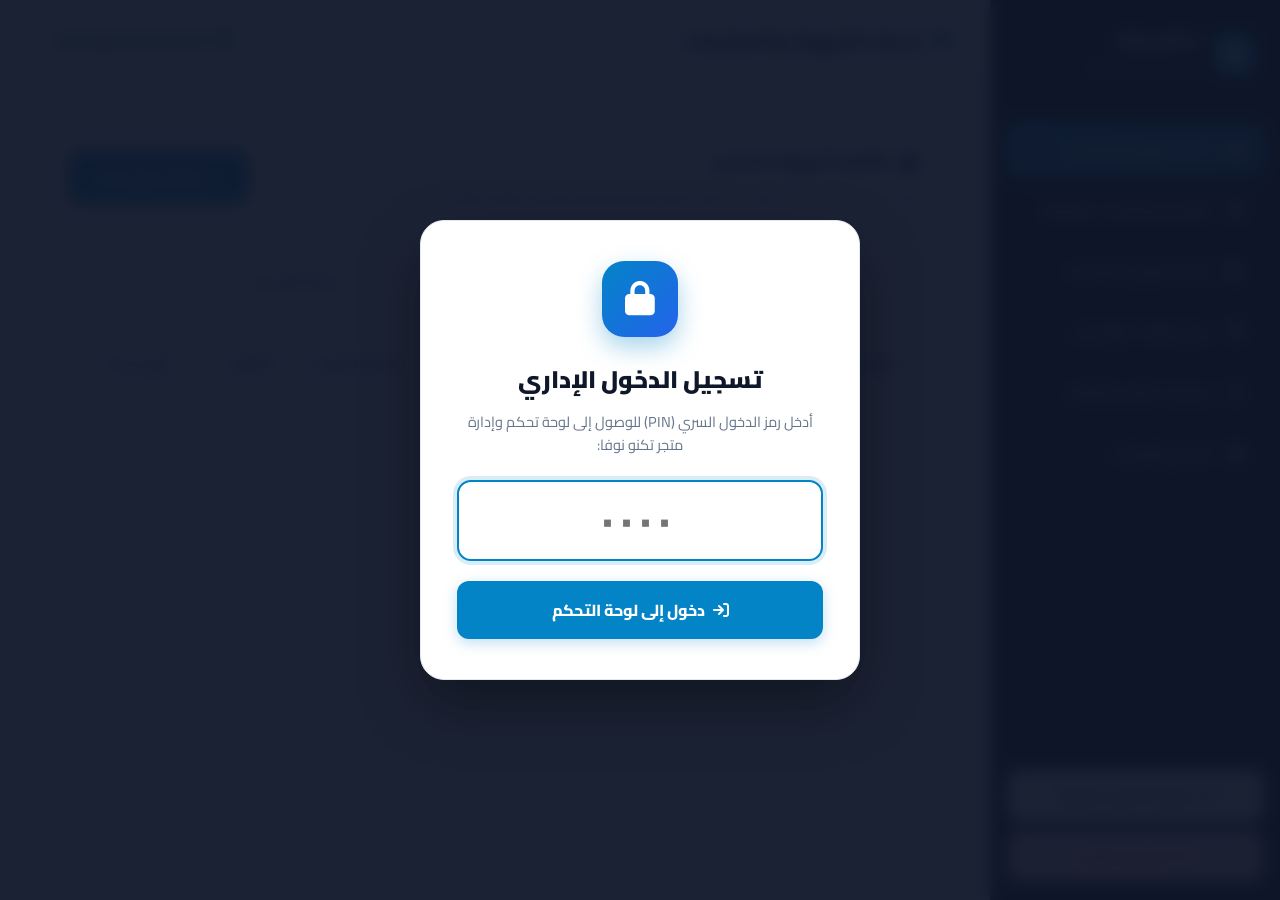
<file: admin/index.html>
<!DOCTYPE html>
<html lang="ar" dir="rtl">
<head>
  <meta charset="UTF-8">
  <meta name="viewport" content="width=device-width, initial-scale=1.0">
  <title>لوحة التحكم الشاملة | متجر تكنو نوفا - Techno Nova</title>
  <!-- Google Fonts: Cairo -->
  <link rel="preconnect" href="https://fonts.googleapis.com">
  <link rel="preconnect" href="https://fonts.gstatic.com" crossorigin>
  <link href="https://fonts.googleapis.com/css2?family=Cairo:wght@400;600;700;800;900&display=swap" rel="stylesheet">
  <!-- Font Awesome 6 Pro / Free -->
  <link rel="stylesheet" href="https://cdnjs.cloudflare.com/ajax/libs/font-awesome/6.5.1/css/all.min.css">
  
  <style>
    :root {
      --primary: #0284c7;
      --primary-hover: #0369a1;
      --dark-sidebar: #090d16;
      --dark-header: #0f172a;
      --bg: #f1f5f9;
      --card-bg: #ffffff;
      --border: #e2e8f0;
      --border-focus: #0284c7;
      --text-main: #0f172a;
      --text-muted: #64748b;
      --success: #16a34a;
      --danger: #dc2626;
      --warning: #d97706;
      --font-cairo: 'Cairo', sans-serif;
    }

    * { box-sizing: border-box; margin: 0; padding: 0; }
    
    body {
      font-family: var(--font-cairo);
      font-size: 15.5px;
      direction: rtl;
      text-align: right;
      background: var(--bg);
      color: var(--text-main);
      display: flex;
      min-height: 100vh;
      -webkit-font-smoothing: antialiased;
    }

    /* Auth Overlay */
    .auth-overlay {
      position: fixed;
      top: 0; left: 0; width: 100vw; height: 100vh;
      background: rgba(15, 23, 42, 0.95);
      backdrop-filter: blur(8px);
      z-index: 99999;
      display: flex;
      align-items: center;
      justify-content: center;
      padding: 20px;
    }
    .auth-card {
      background: #ffffff;
      border-radius: 24px;
      padding: 40px 36px;
      width: 100%;
      max-width: 440px;
      text-align: center;
      box-shadow: 0 25px 60px rgba(0, 0, 0, 0.35);
      border: 1px solid var(--border);
    }
    .auth-icon {
      width: 76px;
      height: 76px;
      background: linear-gradient(135deg, #0284c7, #2563eb);
      color: #ffffff;
      border-radius: 22px;
      display: flex;
      align-items: center;
      justify-content: center;
      font-size: 34px;
      margin: 0 auto 20px;
      box-shadow: 0 10px 25px rgba(2, 132, 199, 0.35);
    }
    .auth-title { font-size: 24px; font-weight: 900; margin-bottom: 8px; color: var(--text-main); }
    .auth-desc { font-size: 14.5px; color: var(--text-muted); margin-bottom: 24px; line-height: 1.6; }
    .auth-pin-input {
      width: 100%;
      font-size: 26px;
      font-weight: 800;
      letter-spacing: 8px;
      text-align: center;
      padding: 14px;
      border: 2.5px solid var(--border);
      border-radius: 14px;
      outline: none;
      margin-bottom: 20px;
      transition: all 0.25s;
      font-family: inherit;
    }
    .auth-pin-input:focus { border-color: var(--primary); box-shadow: 0 0 0 4px rgba(2, 132, 199, 0.15); }

    /* Sidebar Layout */
    .admin-sidebar {
      width: 290px;
      background: var(--dark-sidebar);
      color: #ffffff;
      display: flex;
      flex-direction: column;
      flex-shrink: 0;
      border-left: 1px solid rgba(255, 255, 255, 0.08);
      position: sticky;
      top: 0;
      height: 100vh;
      overflow-y: auto;
      z-index: 100;
    }
    .sidebar-brand {
      padding: 28px 24px 22px;
      display: flex;
      align-items: center;
      gap: 14px;
      border-bottom: 1px solid rgba(255, 255, 255, 0.08);
    }
    .sidebar-brand-icon {
      width: 44px;
      height: 44px;
      background: linear-gradient(135deg, #0284c7, #0ea5e9);
      border-radius: 12px;
      display: flex;
      align-items: center;
      justify-content: center;
      font-size: 22px;
      color: #fff;
    }
    .sidebar-brand-text h2 { font-size: 19px; font-weight: 900; line-height: 1.2; color: #fff; }
    .sidebar-brand-text span { font-size: 12px; color: #94a3b8; font-weight: 600; letter-spacing: 0.5px; }

    .sidebar-menu { list-style: none; padding: 18px 14px; flex: 1; }
    .sidebar-menu li { margin-bottom: 6px; }
    .menu-btn {
      width: 100%;
      display: flex;
      align-items: center;
      gap: 12px;
      padding: 13px 18px;
      background: transparent;
      border: none;
      border-radius: 14px;
      color: #cbd5e1;
      font-size: 15px;
      font-weight: 700;
      cursor: pointer;
      transition: all 0.2s ease;
      font-family: inherit;
      text-align: right;
    }
    .menu-btn i { font-size: 17px; width: 24px; text-align: center; color: #94a3b8; transition: color 0.2s; }
    .menu-btn:hover { background: rgba(255, 255, 255, 0.07); color: #ffffff; }
    .menu-btn:hover i { color: #38bdf8; }
    .menu-btn.active {
      background: linear-gradient(135deg, #0284c7, #0369a1);
      color: #ffffff;
      box-shadow: 0 6px 18px rgba(2, 132, 199, 0.35);
    }
    .menu-btn.active i { color: #ffffff; }

    .sidebar-footer {
      padding: 18px 16px;
      border-top: 1px solid rgba(255, 255, 255, 0.08);
      display: flex;
      flex-direction: column;
      gap: 8px;
    }

    /* Main Content Area */
    .admin-main {
      flex: 1;
      display: flex;
      flex-direction: column;
      min-width: 0;
      height: 100vh;
      overflow-y: auto;
    }
    .admin-header {
      background: #ffffff;
      padding: 18px 36px;
      display: flex;
      align-items: center;
      justify-content: space-between;
      border-bottom: 1px solid var(--border);
      position: sticky;
      top: 0;
      z-index: 90;
      box-shadow: 0 2px 10px rgba(0, 0, 0, 0.02);
    }
    .admin-header-title { font-size: 22px; font-weight: 900; color: var(--text-main); display: flex; align-items: center; gap: 10px; }
    .admin-header-badge {
      display: inline-flex;
      align-items: center;
      gap: 8px;
      padding: 8px 16px;
      background: #ecfdf5;
      color: #065f46;
      border: 1px solid #a7f3d0;
      border-radius: 50px;
      font-size: 13.5px;
      font-weight: 700;
    }

    .admin-body {
      padding: 32px 36px;
      flex: 1;
    }

    /* Cards & Form Components */
    .card {
      background: var(--card-bg);
      border-radius: 20px;
      border: 1px solid var(--border);
      box-shadow: 0 4px 20px rgba(15, 23, 42, 0.04);
      padding: 28px 32px;
      margin-bottom: 30px;
    }
    .card-header {
      display: flex;
      align-items: center;
      justify-content: space-between;
      margin-bottom: 24px;
      padding-bottom: 16px;
      border-bottom: 1.5px solid var(--border);
    }
    .card-title {
      font-size: 20px;
      font-weight: 900;
      color: var(--text-main);
      display: flex;
      align-items: center;
      gap: 10px;
    }
    .card-desc { font-size: 14.5px; color: var(--text-muted); margin-top: 4px; }

    /* Form Fields */
    .form-grid {
      display: grid;
      grid-template-columns: repeat(2, 1fr);
      gap: 20px;
    }
    .form-grid-3 {
      display: grid;
      grid-template-columns: repeat(3, 1fr);
      gap: 20px;
    }
    .form-group {
      margin-bottom: 20px;
    }
    .form-group.full-width {
      grid-column: 1 / -1;
    }
    label {
      display: block;
      font-size: 15px;
      font-weight: 800;
      color: #1e293b;
      margin-bottom: 8px;
    }
    .form-control {
      width: 100%;
      padding: 13px 16px;
      font-size: 15px;
      font-weight: 600;
      color: var(--text-main);
      background: #ffffff;
      border: 2px solid var(--border);
      border-radius: 12px;
      outline: none;
      font-family: inherit;
      transition: all 0.2s ease;
    }
    .form-control:focus {
      border-color: var(--primary);
      box-shadow: 0 0 0 3px rgba(2, 132, 199, 0.15);
      background: #fcfdfe;
    }
    textarea.form-control {
      resize: vertical;
      min-height: 90px;
      line-height: 1.6;
    }
    .form-help {
      font-size: 13px;
      color: var(--text-muted);
      margin-top: 6px;
      display: flex;
      align-items: center;
      gap: 6px;
    }

    /* Image Upload & Live Preview Component */
    .image-picker-box {
      background: #f8fafc;
      border: 2px dashed #cbd5e1;
      border-radius: 14px;
      padding: 18px;
      display: flex;
      gap: 18px;
      align-items: center;
      transition: border-color 0.2s;
    }
    .image-picker-box:hover { border-color: var(--primary); }
    .image-preview-thumb {
      width: 110px;
      height: 90px;
      border-radius: 10px;
      object-fit: contain;
      background: #ffffff;
      border: 1px solid var(--border);
      padding: 4px;
      flex-shrink: 0;
    }
    .image-preview-banner {
      width: 180px;
      height: 80px;
      border-radius: 10px;
      object-fit: cover;
      background: #ffffff;
      border: 1px solid var(--border);
      flex-shrink: 0;
    }
    .image-picker-controls {
      flex: 1;
    }
    .btn-file-upload {
      display: inline-flex;
      align-items: center;
      gap: 8px;
      background: #ffffff;
      border: 1.5px solid var(--border);
      padding: 9px 16px;
      border-radius: 10px;
      font-size: 13.5px;
      font-weight: 700;
      color: var(--text-main);
      cursor: pointer;
      transition: all 0.2s;
      margin-top: 8px;
    }
    .btn-file-upload:hover {
      background: #f1f5f9;
      border-color: #94a3b8;
    }

    /* Buttons */
    .btn {
      display: inline-flex;
      align-items: center;
      justify-content: center;
      gap: 8px;
      padding: 12px 24px;
      border-radius: 12px;
      font-size: 15px;
      font-weight: 800;
      cursor: pointer;
      transition: all 0.25s ease;
      font-family: inherit;
      border: none;
      text-decoration: none;
    }
    .btn-primary {
      background: var(--primary);
      color: #ffffff;
      box-shadow: 0 4px 14px rgba(2, 132, 199, 0.25);
    }
    .btn-primary:hover {
      background: var(--primary-hover);
      transform: translateY(-1px);
      box-shadow: 0 6px 18px rgba(2, 132, 199, 0.35);
    }
    .btn-success {
      background: var(--success);
      color: #ffffff;
      box-shadow: 0 4px 14px rgba(22, 163, 74, 0.25);
    }
    .btn-success:hover {
      background: #15803d;
      transform: translateY(-1px);
    }
    .btn-secondary {
      background: #f1f5f9;
      color: #334155;
      border: 1.5px solid #cbd5e1;
    }
    .btn-secondary:hover {
      background: #e2e8f0;
      color: #0f172a;
    }
    .btn-danger {
      background: #fee2e2;
      color: var(--danger);
      border: 1px solid #fca5a5;
    }
    .btn-danger:hover {
      background: var(--danger);
      color: #ffffff;
    }

    /* Sub Tabs (for CMS & Pages) */
    .cms-tabs-bar {
      display: flex;
      gap: 8px;
      overflow-x: auto;
      padding-bottom: 12px;
      margin-bottom: 24px;
      border-bottom: 2px solid var(--border);
    }
    .cms-tab-btn {
      display: inline-flex;
      align-items: center;
      gap: 8px;
      padding: 11px 20px;
      background: #ffffff;
      border: 1.5px solid var(--border);
      border-radius: 12px;
      font-size: 14.5px;
      font-weight: 700;
      color: var(--text-muted);
      cursor: pointer;
      transition: all 0.2s ease;
      white-space: nowrap;
      font-family: inherit;
    }
    .cms-tab-btn:hover { color: var(--primary); border-color: var(--primary); }
    .cms-tab-btn.active {
      background: var(--primary);
      border-color: var(--primary);
      color: #ffffff;
      box-shadow: 0 4px 12px rgba(2, 132, 199, 0.25);
    }

    /* Tables */
    .table-container {
      overflow-x: auto;
      border: 1px solid var(--border);
      border-radius: 16px;
      background: #ffffff;
    }
    table {
      width: 100%;
      border-collapse: collapse;
      text-align: right;
    }
    th {
      background: #f8fafc;
      padding: 16px 20px;
      font-size: 14.5px;
      font-weight: 800;
      color: #475569;
      border-bottom: 1.5px solid var(--border);
    }
    td {
      padding: 16px 20px;
      font-size: 14.5px;
      font-weight: 600;
      border-bottom: 1px solid var(--border);
      vertical-align: middle;
    }
    tr:last-child td { border-bottom: none; }
    tr:hover td { background: #fcfdfe; }

    /* Category Cards Grid */
    .cat-mgmt-grid {
      display: grid;
      grid-template-columns: repeat(auto-fill, minmax(320px, 1fr));
      gap: 20px;
      margin-top: 14px;
    }
    .cat-mgmt-card {
      background: #ffffff;
      border: 1.5px solid var(--border);
      border-radius: 18px;
      overflow: hidden;
      box-shadow: 0 2px 10px rgba(0,0,0,0.02);
      transition: all 0.25s;
      display: flex;
      flex-direction: column;
    }
    .cat-mgmt-card:hover {
      border-color: var(--primary);
      box-shadow: 0 8px 24px rgba(2, 132, 199, 0.12);
      transform: translateY(-2px);
    }
    .cat-mgmt-banner-preview {
      height: 120px;
      width: 100%;
      object-fit: cover;
      background: #0f172a;
    }
    .cat-mgmt-body {
      padding: 18px 20px;
      flex: 1;
      display: flex;
      flex-direction: column;
      justify-content: space-between;
    }
    .cat-mgmt-title {
      font-size: 17px;
      font-weight: 800;
      color: var(--text-main);
      display: flex;
      align-items: center;
      gap: 8px;
      margin-bottom: 6px;
    }

    /* Modal */
    .modal-overlay {
      position: fixed;
      inset: 0;
      background: rgba(15, 23, 42, 0.7);
      backdrop-filter: blur(4px);
      z-index: 9999;
      display: none;
      align-items: center;
      justify-content: center;
      padding: 20px;
    }
    .modal-overlay.active { display: flex; }
    .modal-card {
      background: #ffffff;
      border-radius: 24px;
      width: 100%;
      max-width: 680px;
      max-height: 90vh;
      overflow-y: auto;
      box-shadow: 0 25px 50px rgba(0,0,0,0.25);
      border: 1px solid var(--border);
    }
    .modal-header {
      padding: 22px 28px;
      border-bottom: 1.5px solid var(--border);
      display: flex;
      align-items: center;
      justify-content: space-between;
      position: sticky;
      top: 0;
      background: #ffffff;
      z-index: 10;
    }
    .modal-body { padding: 26px 28px; }
    .modal-footer {
      padding: 18px 28px;
      border-top: 1.5px solid var(--border);
      display: flex;
      justify-content: flex-end;
      gap: 12px;
      background: #f8fafc;
      border-radius: 0 0 24px 24px;
    }

    /* Toast Notification */
    .toast-box {
      position: fixed;
      bottom: 28px;
      left: 28px;
      background: #0f172a;
      color: #ffffff;
      padding: 16px 24px;
      border-radius: 16px;
      display: flex;
      align-items: center;
      gap: 14px;
      font-size: 15px;
      font-weight: 700;
      box-shadow: 0 12px 30px rgba(0,0,0,0.25);
      border: 1px solid rgba(255,255,255,0.15);
      z-index: 999999;
      opacity: 0;
      transform: translateY(20px);
      transition: all 0.3s cubic-bezier(0.16, 1, 0.3, 1);
      pointer-events: none;
    }
    .toast-box.show { opacity: 1; transform: translateY(0); pointer-events: auto; }

    @media (max-width: 1024px) {
      .admin-sidebar { width: 80px; }
      .sidebar-brand-text, .menu-btn span, .sidebar-footer span { display: none; }
      .sidebar-brand { justify-content: center; padding: 20px 0; }
      .menu-btn { justify-content: center; padding: 16px 0; }
      .admin-header { padding: 16px 20px; }
      .admin-body { padding: 20px; }
      .form-grid, .form-grid-3 { grid-template-columns: 1fr; }
    }
  </style>
</head>
<body>

  <!-- AUTHENTICATION SCREEN OVERLAY -->
  <div id="authScreen" class="auth-overlay">
    <div class="auth-card">
      <div class="auth-icon"><i class="fa-solid fa-lock"></i></div>
      <h1 class="auth-title">تسجيل الدخول الإداري</h1>
      <p class="auth-desc">أدخل رمز الدخول السري (PIN) للوصول إلى لوحة تحكم وإدارة متجر تكنو نوفا:</p>
      <form onsubmit="handleAuth(event)">
        <input type="password" id="pinInput" class="auth-pin-input" maxlength="6" placeholder="••••" autofocus required>
        <button type="submit" class="btn btn-primary" style="width: 100%; padding: 14px; font-size: 16px;">
          <i class="fa-solid fa-arrow-right-to-bracket"></i> دخول إلى لوحة التحكم
        </button>
      </form>
      <div id="authError" style="color: var(--danger); font-size: 13.5px; font-weight: 700; margin-top: 14px; display: none;">
        <i class="fa-solid fa-circle-exclamation"></i> رمز الدخول غير صحيح، يرجى المحاولة مجدداً.
      </div>
    </div>
  </div>

  <!-- ADMIN SIDEBAR -->
  <aside class="admin-sidebar">
    <div class="sidebar-brand">
      <div class="sidebar-brand-icon"><i class="fa-solid fa-microchip"></i></div>
      <div class="sidebar-brand-text">
        <h2>تكنو نوفا</h2>
        <span>لوحة الإدارة الشاملة</span>
      </div>
    </div>

    <ul class="sidebar-menu">
      <li>
        <button class="menu-btn active" onclick="switchMainTab('productsTab', this)">
          <i class="fa-solid fa-boxes-stacked"></i>
          <span>إدارة الأجهزة والمنتجات</span>
        </button>
      </li>
      <li>
        <button class="menu-btn" onclick="switchMainTab('categoriesTab', this)">
          <i class="fa-solid fa-layer-group"></i>
          <span>الأقسام والبانرات العريضة</span>
        </button>
      </li>
      <li>
        <button class="menu-btn" onclick="switchMainTab('cmsTab', this)">
          <i class="fa-solid fa-file-pen"></i>
          <span>إدارة محتوى الصفحات</span>
        </button>
      </li>
      <li>
        <button class="menu-btn" onclick="switchMainTab('ordersTab', this)">
          <i class="fa-solid fa-receipt"></i>
          <span>سجل طلبات الواتساب</span>
        </button>
      </li>
      <li>
        <button class="menu-btn" onclick="switchMainTab('settingsTab', this)">
          <i class="fa-solid fa-sliders"></i>
          <span>إعدادات المتجر العامة</span>
        </button>
      </li>
      <li>
        <button class="menu-btn" onclick="switchMainTab('backupTab', this)">
          <i class="fa-solid fa-database"></i>
          <span>النسخ والبيانات</span>
        </button>
      </li>
    </ul>

    <div class="sidebar-footer">
      <a href="../index.html" target="_blank" class="btn btn-secondary" style="width: 100%; font-size: 14px;">
        <i class="fa-solid fa-arrow-up-right-from-square"></i>
        <span>معاينة المتجر المباشر</span>
      </a>
      <button onclick="logoutAdmin()" class="btn btn-danger" style="width: 100%; font-size: 14px;">
        <i class="fa-solid fa-right-from-bracket"></i>
        <span>تسجيل الخروج</span>
      </button>
    </div>
  </aside>

  <!-- ADMIN MAIN CONTENT -->
  <main class="admin-main">
    <header class="admin-header">
      <div class="admin-header-title">
        <i class="fa-solid fa-sliders" style="color: var(--primary);"></i>
        <span id="currentSectionTitle">إدارة الأجهزة والمنتجات</span>
      </div>
      <div class="admin-header-badge">
        <i class="fa-solid fa-circle-check" style="color: var(--success);"></i>
        <span>نظام المزامنة الفورية نشط</span>
      </div>
    </header>

    <div class="admin-body">

      <!-- ================= 1. PRODUCTS TAB ================= -->
      <section id="productsTab" class="tab-pane">
        <div class="card">
          <div class="card-header">
            <div>
              <h3 class="card-title"><i class="fa-solid fa-boxes-stacked"></i> قائمة أجهزة المتجر</h3>
              <p class="card-desc">أضف، عدل، أو احذف أي منتج في متجرك وقم برفع صوره ومواصفاته الفنية مباشرة.</p>
            </div>
            <button onclick="openAddProductModal()" class="btn btn-primary">
              <i class="fa-solid fa-plus"></i> إضافة جهاز جديد
            </button>
          </div>

          <!-- Filter & Search Bar -->
          <div style="display: flex; gap: 14px; margin-bottom: 20px; flex-wrap: wrap;">
            <input type="text" id="prodSearchInput" class="form-control" style="flex: 2; min-width: 260px;" placeholder="بحث باسم الجهاز أو الموديل..." onkeyup="filterAdminProducts()">
            <select id="prodCategoryFilter" class="form-control" style="flex: 1; min-width: 180px;" onchange="filterAdminProducts()">
              <option value="all">كافة الأقسام</option>
              <option value="watches">ساعات ذكية</option>
              <option value="audio">سماعات وصوتيات</option>
              <option value="chargers">شواحن MagSafe</option>
              <option value="drones">درون 4K</option>
              <option value="home">أجهزة منزل ذكي</option>
            </select>
          </div>

          <!-- Products Table -->
          <div class="table-container">
            <table>
              <thead>
                <tr>
                  <th style="width: 80px;">الصورة</th>
                  <th>اسم الجهاز والمواصفات</th>
                  <th>القسم</th>
                  <th>السعر الحالي</th>
                  <th>السعر القديم</th>
                  <th>الشارة</th>
                  <th style="width: 140px; text-align: center;">الإجراءات</th>
                </tr>
              </thead>
              <tbody id="productsTableBody">
                <!-- Rendered dynamically -->
              </tbody>
            </table>
          </div>
        </div>
      </section>

      <!-- ================= 2. CATEGORIES & WIDE BANNERS TAB ================= -->
      <section id="categoriesTab" class="tab-pane" style="display: none;">
        <div class="card">
          <div class="card-header">
            <div>
              <h3 class="card-title"><i class="fa-solid fa-layer-group"></i> الأقسام والبانرات العريضة للمتجر</h3>
              <p class="card-desc">تحكم بالصور العريضة (Wide Banners) للأقسام، عناوينها، وأوصافها الترويجية التي تظهر للعملاء.</p>
            </div>
            <button onclick="openAddCategoryModal()" class="btn btn-primary">
              <i class="fa-solid fa-folder-plus"></i> إضافة قسم جديد
            </button>
          </div>

          <div class="cat-mgmt-grid" id="categoriesGridContainer">
            <!-- Rendered dynamically -->
          </div>
        </div>
      </section>

      <!-- ================= 3. PAGES CMS TAB ================= -->
      <section id="cmsTab" class="tab-pane" style="display: none;">
        <div class="card">
          <div class="card-header">
            <div>
              <h3 class="card-title"><i class="fa-solid fa-file-pen"></i> إدارة وتخصيص محتوى الصفحات</h3>
              <p class="card-desc">تحكم كامل بجميع نصوص، صور، وبانرات صفحات الموقع (الرئيسية، صفحة المنتج، من نحن، اتصل بنا).</p>
            </div>
          </div>

          <!-- CMS Subtabs Navigation -->
          <div class="cms-tabs-bar">
            <button class="cms-tab-btn active" onclick="switchCmsSubTab('cmsHomeTab', this)">
              <i class="fa-solid fa-house"></i> الصفحة الرئيسية
            </button>
            <button class="cms-tab-btn" onclick="switchCmsSubTab('cmsProductTab', this)">
              <i class="fa-solid fa-cart-shopping"></i> صفحة المنتج العامة
            </button>
            <button class="cms-tab-btn" onclick="switchCmsSubTab('cmsAboutTab', this)">
              <i class="fa-solid fa-circle-info"></i> صفحة من نحن
            </button>
            <button class="cms-tab-btn" onclick="switchCmsSubTab('cmsContactTab', this)">
              <i class="fa-solid fa-headset"></i> صفحة اتصل بنا
            </button>
          </div>

          <!-- 3.1 HOME PAGE CMS -->
          <div id="cmsHomeTab" class="cms-subpane">
            <form onsubmit="saveHomeCMS(event)">
              
              <!-- Hero Showcase -->
              <div style="background: #f8fafc; border: 1.5px solid var(--border); border-radius: 16px; padding: 22px; margin-bottom: 24px;">
                <h4 style="font-size: 18px; font-weight: 900; color: var(--primary); margin-bottom: 16px; display: flex; align-items: center; gap: 8px;">
                  <i class="fa-solid fa-star"></i> البانر الرئيسي في أعلى الصفحة الرئيسية (Hero Showcase)
                </h4>
                
                <div class="form-grid">
                  <div class="form-group full-width">
                    <label>عنوان البانر الرئيسي (Hero Title)</label>
                    <input type="text" id="cmsHeroTitle" class="form-control" required>
                  </div>
                  <div class="form-group">
                    <label>شارة العرض الترويجية (Hero Badge)</label>
                    <input type="text" id="cmsHeroBadge" class="form-control" required>
                  </div>
                  <div class="form-group">
                    <label>نص زر الدعوة للعمل (CTA Button Text)</label>
                    <input type="text" id="cmsHeroBtnText" class="form-control">
                  </div>
                  <div class="form-group full-width">
                    <label>الوصف الترويجي في البانر (Hero Subtitle)</label>
                    <textarea id="cmsHeroSubtitle" class="form-control" rows="3" required></textarea>
                  </div>

                  <!-- Hero Image Picker with Live Preview -->
                  <div class="form-group full-width">
                    <label>صورة البانر الرئيسي (Hero Banner Image)</label>
                    <div class="image-picker-box">
                      <img id="cmsHeroImgPreview" class="image-preview-banner" src="../images/hero_banner.jpg" alt="معاينة البانر">
                      <div class="image-picker-controls">
                        <input type="text" id="cmsHeroImage" class="form-control" placeholder="مسار الصورة مثل: images/hero_banner.jpg" oninput="document.getElementById('cmsHeroImgPreview').src=this.value;">
                        <label class="btn-file-upload">
                          <i class="fa-solid fa-arrow-up-from-bracket"></i>
                          <span>رفع صورة بانر جديدة من جهازك</span>
                          <input type="file" accept="image/*" style="display:none;" onchange="handleFileToInput(this, 'cmsHeroImage', 'cmsHeroImgPreview')">
                        </label>
                      </div>
                    </div>
                  </div>
                </div>
              </div>

              <!-- Trust Features -->
              <div style="background: #f8fafc; border: 1.5px solid var(--border); border-radius: 16px; padding: 22px; margin-bottom: 24px;">
                <h4 style="font-size: 18px; font-weight: 900; color: var(--primary); margin-bottom: 16px; display: flex; align-items: center; gap: 8px;">
                  <i class="fa-solid fa-shield-halved"></i> ميزات المتجر الموثوقة الأربعة (Trust Badges)
                </h4>
                <div class="form-grid">
                  <div class="form-group">
                    <label>الميزة 1: العنوان</label>
                    <input type="text" id="cmsTrust1Title" class="form-control">
                    <label style="margin-top:6px;">الوصف</label>
                    <input type="text" id="cmsTrust1Desc" class="form-control">
                  </div>
                  <div class="form-group">
                    <label>الميزة 2: العنوان</label>
                    <input type="text" id="cmsTrust2Title" class="form-control">
                    <label style="margin-top:6px;">الوصف</label>
                    <input type="text" id="cmsTrust2Desc" class="form-control">
                  </div>
                  <div class="form-group">
                    <label>الميزة 3: العنوان</label>
                    <input type="text" id="cmsTrust3Title" class="form-control">
                    <label style="margin-top:6px;">الوصف</label>
                    <input type="text" id="cmsTrust3Desc" class="form-control">
                  </div>
                  <div class="form-group">
                    <label>الميزة 4: العنوان</label>
                    <input type="text" id="cmsTrust4Title" class="form-control">
                    <label style="margin-top:6px;">الوصف</label>
                    <input type="text" id="cmsTrust4Desc" class="form-control">
                  </div>
                </div>
              </div>

              <!-- Spotlight Showcase -->
              <div style="background: #f8fafc; border: 1.5px solid var(--border); border-radius: 16px; padding: 22px; margin-bottom: 24px;">
                <h4 style="font-size: 18px; font-weight: 900; color: var(--primary); margin-bottom: 16px; display: flex; align-items: center; gap: 8px;">
                  <i class="fa-solid fa-bolt"></i> قسم الجهاز المميز سبوتلايت (Spotlight Showcase)
                </h4>
                <div class="form-grid">
                  <div class="form-group full-width">
                    <label>عنوان الجهاز المميز</label>
                    <input type="text" id="cmsSpotlightTitle" class="form-control">
                  </div>
                  <div class="form-group">
                    <label>شارة الجهاز (Spotlight Badge)</label>
                    <input type="text" id="cmsSpotlightBadge" class="form-control">
                  </div>
                  <div class="form-group">
                    <label>السعر المخفض (ر.س)</label>
                    <input type="number" id="cmsSpotlightPrice" class="form-control">
                  </div>
                  <div class="form-group full-width">
                    <label>الوصف الترويجي للجهاز المميز</label>
                    <textarea id="cmsSpotlightSubtitle" class="form-control" rows="2"></textarea>
                  </div>
                  <div class="form-group full-width">
                    <label>صورة الجهاز المميز (Spotlight Image)</label>
                    <div class="image-picker-box">
                      <img id="cmsSpotlightImgPreview" class="image-preview-thumb" src="../images/prod_smart_drone.jpg" alt="معاينة الصورة">
                      <div class="image-picker-controls">
                        <input type="text" id="cmsSpotlightImage" class="form-control" placeholder="مسار الصورة مثل: images/prod_smart_drone.jpg" oninput="document.getElementById('cmsSpotlightImgPreview').src=this.value;">
                        <label class="btn-file-upload">
                          <i class="fa-solid fa-arrow-up-from-bracket"></i>
                          <span>رفع صورة جديدة من جهازك</span>
                          <input type="file" accept="image/*" style="display:none;" onchange="handleFileToInput(this, 'cmsSpotlightImage', 'cmsSpotlightImgPreview')">
                        </label>
                      </div>
                    </div>
                  </div>
                </div>
              </div>

              <button type="submit" class="btn btn-success" style="font-size: 16px; padding: 14px 28px;">
                <i class="fa-solid fa-floppy-disk"></i> حفظ كافة تعديلات الصفحة الرئيسية
              </button>
            </form>
          </div>

          <!-- 3.2 PRODUCT PAGE CMS -->
          <div id="cmsProductTab" class="cms-subpane" style="display: none;">
            <form onsubmit="saveProductPageCMS(event)">
              <div style="background: #f8fafc; border: 1.5px solid var(--border); border-radius: 16px; padding: 22px; margin-bottom: 24px;">
                <h4 style="font-size: 18px; font-weight: 900; color: var(--primary); margin-bottom: 16px; display: flex; align-items: center; gap: 8px;">
                  <i class="fa-solid fa-truck-ramp-box"></i> شارات وضمانات صفحة المنتج
                </h4>
                <div class="form-grid">
                  <div class="form-group">
                    <label>شارة الشحن السريع</label>
                    <input type="text" id="cmsProdDelivery" class="form-control">
                  </div>
                  <div class="form-group">
                    <label>شارة الضمان المعتمد</label>
                    <input type="text" id="cmsProdWarranty" class="form-control">
                  </div>
                  <div class="form-group">
                    <label>شارة الاسترجاع والاستبدال</label>
                    <input type="text" id="cmsProdReturn" class="form-control">
                  </div>
                  <div class="form-group">
                    <label>شارة المنتج الأصلي</label>
                    <input type="text" id="cmsProdAuthentic" class="form-control">
                  </div>
                  <div class="form-group full-width">
                    <label>ملاحظة استشارة الشراء عبر واتساب</label>
                    <textarea id="cmsProdWaNote" class="form-control" rows="2"></textarea>
                  </div>
                </div>
              </div>
              <button type="submit" class="btn btn-success" style="font-size: 16px; padding: 14px 28px;">
                <i class="fa-solid fa-floppy-disk"></i> حفظ إعدادات صفحة المنتج
              </button>
            </form>
          </div>

          <!-- 3.3 ABOUT US CMS -->
          <div id="cmsAboutTab" class="cms-subpane" style="display: none;">
            <form onsubmit="saveAboutCMS(event)">
              <div class="form-grid">
                <div class="form-group full-width">
                  <label>عنوان صفحة من نحن الرئيسي</label>
                  <input type="text" id="cmsAboutTitle" class="form-control" required>
                </div>
                <div class="form-group full-width">
                  <label>الوصف الفرعي (Subtitle)</label>
                  <input type="text" id="cmsAboutSub" class="form-control" required>
                </div>
                <div class="form-group full-width">
                  <label>قصة المتجر وتاريخه (Store Story)</label>
                  <textarea id="cmsAboutStory" class="form-control" rows="4" required></textarea>
                </div>
                <div class="form-group full-width">
                  <label>رسالتنا وقيمنا (Mission & Values)</label>
                  <textarea id="cmsAboutMission" class="form-control" rows="3" required></textarea>
                </div>
                <div class="form-group full-width">
                  <label>صورة بانر صفحة من نحن (About Banner Image)</label>
                  <div class="image-picker-box">
                    <img id="cmsAboutImgPreview" class="image-preview-banner" src="../images/hero_banner.jpg" alt="معاينة البانر">
                    <div class="image-picker-controls">
                      <input type="text" id="cmsAboutImage" class="form-control" placeholder="مسار الصورة مثل: images/hero_banner.jpg" oninput="document.getElementById('cmsAboutImgPreview').src=this.value;">
                      <label class="btn-file-upload">
                        <i class="fa-solid fa-arrow-up-from-bracket"></i>
                        <span>رفع صورة جديدة لصفحة من نحن</span>
                        <input type="file" accept="image/*" style="display:none;" onchange="handleFileToInput(this, 'cmsAboutImage', 'cmsAboutImgPreview')">
                      </label>
                    </div>
                  </div>
                </div>
              </div>
              <button type="submit" class="btn btn-success" style="font-size: 16px; padding: 14px 28px;">
                <i class="fa-solid fa-floppy-disk"></i> حفظ محتوى صفحة من نحن
              </button>
            </form>
          </div>

          <!-- 3.4 CONTACT US CMS -->
          <div id="cmsContactTab" class="cms-subpane" style="display: none;">
            <form onsubmit="saveContactCMS(event)">
              <div class="form-grid">
                <div class="form-group full-width">
                  <label>عنوان صفحة اتصل بنا</label>
                  <input type="text" id="cmsContactTitle" class="form-control" required>
                </div>
                <div class="form-group full-width">
                  <label>الوصف الفرعي</label>
                  <input type="text" id="cmsContactSub" class="form-control" required>
                </div>
                <div class="form-group">
                  <label>الهاتف المباشر</label>
                  <input type="text" id="cmsContactPhone" class="form-control" required>
                </div>
                <div class="form-group">
                  <label>رقم واتساب المعتمد</label>
                  <input type="text" id="cmsContactWhatsapp" class="form-control" required>
                </div>
                <div class="form-group">
                  <label>البريد الإلكتروني للدعم</label>
                  <input type="email" id="cmsContactEmail" class="form-control" required>
                </div>
                <div class="form-group">
                  <label>العنوان والفرع الرئيسي</label>
                  <input type="text" id="cmsContactAddress" class="form-control" required>
                </div>
                <div class="form-group full-width">
                  <label>ساعات العمل واستقبال الطلبات</label>
                  <input type="text" id="cmsContactHours" class="form-control" required>
                </div>
              </div>
              <button type="submit" class="btn btn-success" style="font-size: 16px; padding: 14px 28px;">
                <i class="fa-solid fa-floppy-disk"></i> حفظ محتوى صفحة اتصل بنا
              </button>
            </form>
          </div>

        </div>
      </section>

      <!-- ================= 4. ORDERS LOG TAB ================= -->
      <section id="ordersTab" class="tab-pane" style="display: none;">
        <div class="card">
          <div class="card-header">
            <div>
              <h3 class="card-title"><i class="fa-solid fa-receipt"></i> سجل طلبات الواتساب الواردة</h3>
              <p class="card-desc">قائمة الطلبات التي قام العملاء بتجهيزها وإرسالها عبر زر الواتساب.</p>
            </div>
            <button onclick="clearOrdersLog()" class="btn btn-danger">
              <i class="fa-solid fa-trash-can"></i> مسح سجل الطلبات
            </button>
          </div>
          <div class="table-container">
            <table>
              <thead>
                <tr>
                  <th>رقم الطلب</th>
                  <th>تاريخ وتوقيت الطلب</th>
                  <th>الأجهزة المطلوبة</th>
                  <th>إجمالي المبلغ</th>
                  <th style="width: 120px; text-align: center;">التفاصيل</th>
                </tr>
              </thead>
              <tbody id="ordersTableBody">
                <!-- Rendered dynamically -->
              </tbody>
            </table>
          </div>
        </div>
      </section>

      <!-- ================= 5. STORE SETTINGS TAB ================= -->
      <section id="settingsTab" class="tab-pane" style="display: none;">
        <div class="card">
          <div class="card-header">
            <div>
              <h3 class="card-title"><i class="fa-solid fa-sliders"></i> إعدادات المتجر وهوية البراند</h3>
              <p class="card-desc">تحكم برقم هاتف الواتساب المعتمد، اسم المتجر، العملة، وشريط الإعلانات العلوي.</p>
            </div>
          </div>
          <form onsubmit="saveStoreSettings(event)">
            <div class="form-grid">
              <div class="form-group">
                <label>اسم المتجر (Brand Name)</label>
                <input type="text" id="setStoreName" class="form-control" required>
              </div>
              <div class="form-group">
                <label>الشعار الفرعي (Subtitle)</label>
                <input type="text" id="setStoreSubtitle" class="form-control" required>
              </div>
              <div class="form-group">
                <label>رقم هاتف الواتساب لاستقبال الطلبات (WhatsApp Number)</label>
                <input type="text" id="setWhatsapp" class="form-control" placeholder="01027093535" required>
                <span class="form-help"><i class="fa-solid fa-info-circle"></i> يتم توجيه رسائل سلة المشتريات بالكامل إلى هذا الرقم.</span>
              </div>
              <div class="form-group">
                <label>الرقم الموحد المباشر (Hotline)</label>
                <input type="text" id="setPhone" class="form-control" required>
              </div>
              <div class="form-group">
                <label>عملة المتجر المعروضة</label>
                <input type="text" id="setCurrency" class="form-control" required>
              </div>
              <div class="form-group">
                <label>رمز الدخول السري للوحة الإدارة (Admin PIN)</label>
                <input type="text" id="setAdminPin" class="form-control" maxlength="6" required>
              </div>
              <div class="form-group full-width">
                <label>شريط الإعلانات الترويجي في أعلى المتجر (Topbar)</label>
                <input type="text" id="setTopbarAnnouncement" class="form-control">
              </div>
            </div>
            <button type="submit" class="btn btn-success" style="font-size: 16px; padding: 14px 28px;">
              <i class="fa-solid fa-floppy-disk"></i> حفظ كافة إعدادات المتجر
            </button>
          </form>
        </div>
      </section>

      <!-- ================= 6. BACKUP & RESTORE TAB ================= -->
      <section id="backupTab" class="tab-pane" style="display: none;">
        <div class="card">
          <div class="card-header">
            <div>
              <h3 class="card-title"><i class="fa-solid fa-database"></i> النسخ الاحتياطي واستعادة البيانات</h3>
              <p class="card-desc">قم بتصدير قاعدة بيانات المتجر أو استرجاعها أو استعادة الحالة الافتراضية بنقرة واحدة.</p>
            </div>
          </div>
          <div style="display: flex; gap: 16px; flex-wrap: wrap; margin-bottom: 24px;">
            <button onclick="exportStoreJSON()" class="btn btn-primary" style="padding: 14px 24px;">
              <i class="fa-solid fa-download"></i> تصدير نسخة احتياطية كاملة (JSON)
            </button>
            <label class="btn btn-secondary" style="padding: 14px 24px; cursor: pointer;">
              <i class="fa-solid fa-upload"></i> استيراد نسخة احتياطية من ملف
              <input type="file" accept=".json" style="display:none;" onchange="importStoreJSON(this)">
            </label>
            <button onclick="resetToDefaultData()" class="btn btn-danger" style="padding: 14px 24px;">
              <i class="fa-solid fa-rotate-left"></i> إعادة ضبط المصنع الافتراضي
            </button>
          </div>
          <div style="background: #f8fafc; border: 1px solid var(--border); border-radius: 14px; padding: 18px; font-size: 14px; color: var(--text-muted); line-height: 1.6;">
            <i class="fa-solid fa-circle-info" style="color: var(--primary);"></i>
            <strong>ملاحظة هامة:</strong> يتم حفظ كافة تعديلاتك محلياً بشكل فوري، وعند تصدير ملف JSON يمكنك الاحتفاظ بنسخة على جهازك ونقلها بين المتصفحات أو الأجهزة في أي وقت.
          </div>
        </div>
      </section>

    </div>
  </main>

  <!-- ADD / EDIT PRODUCT MODAL -->
  <div id="productModal" class="modal-overlay">
    <div class="modal-card">
      <div class="modal-header">
        <h3 id="productModalTitle" style="font-size: 19px; font-weight: 900; color: var(--text-main);">إضافة جهاز جديد</h3>
        <button onclick="closeProductModal()" style="background:none; border:none; font-size: 20px; cursor:pointer; color: var(--text-muted);">&times;</button>
      </div>
      <form onsubmit="handleProductSubmit(event)">
        <div class="modal-body">
          <input type="hidden" id="prodEditId">
          <div class="form-grid">
            <div class="form-group full-width">
              <label>اسم الجهاز الكامل</label>
              <input type="text" id="prodName" class="form-control" required placeholder="مثال: ساعة ألترا برو تيتانيوم AMOLED">
            </div>
            <div class="form-group">
              <label>القسم</label>
              <select id="prodCategorySelect" class="form-control" required>
                <!-- Filled dynamically -->
              </select>
            </div>
            <div class="form-group">
              <label>الشارة الترويجية (Badge)</label>
              <input type="text" id="prodBadge" class="form-control" placeholder="خصم 24% أو الأكثر مبيعاً">
            </div>
            <div class="form-group">
              <label>السعر الحالي (ر.س)</label>
              <input type="number" id="prodPrice" class="form-control" required min="1">
            </div>
            <div class="form-group">
              <label>السعر القديم قبل الخصم (ر.س)</label>
              <input type="number" id="prodOldPrice" class="form-control" placeholder="اختياري">
            </div>
            <div class="form-group full-width">
              <label>المواصفات الفنية السريعة (مفصولة بفاصلة)</label>
              <input type="text" id="prodSpecs" class="form-control" placeholder="مثال: شاشة AMOLED, بطارية 14 يوم, مقاوم للصدمات">
            </div>

            <!-- Image upload with Live Preview -->
            <div class="form-group full-width">
              <label>صورة الجهاز (Product Image)</label>
              <div class="image-picker-box">
                <img id="prodModalImgPreview" class="image-preview-thumb" src="../images/prod_smart_watch.jpg" alt="معاينة صورة الجهاز">
                <div class="image-picker-controls">
                  <input type="text" id="prodImage" class="form-control" placeholder="مسار الصورة أو رابطها" oninput="document.getElementById('prodModalImgPreview').src=this.value;" required>
                  <label class="btn-file-upload">
                    <i class="fa-solid fa-arrow-up-from-bracket"></i>
                    <span>رفع صورة من جهازك</span>
                    <input type="file" accept="image/*" style="display:none;" onchange="handleFileToInput(this, 'prodImage', 'prodModalImgPreview')">
                  </label>
                </div>
              </div>
            </div>
          </div>
        </div>
        <div class="modal-footer">
          <button type="button" onclick="closeProductModal()" class="btn btn-secondary">إلغاء</button>
          <button type="submit" class="btn btn-primary"><i class="fa-solid fa-check"></i> حفظ بيانات الجهاز</button>
        </div>
      </form>
    </div>
  </div>

  <!-- EDIT CATEGORY MODAL -->
  <div id="categoryModal" class="modal-overlay">
    <div class="modal-card">
      <div class="modal-header">
        <h3 id="categoryModalTitle" style="font-size: 19px; font-weight: 900; color: var(--text-main);">تعديل بيانات وبانر القسم</h3>
        <button onclick="closeCategoryModal()" style="background:none; border:none; font-size: 20px; cursor:pointer; color: var(--text-muted);">&times;</button>
      </div>
      <form onsubmit="handleCategorySubmit(event)">
        <div class="modal-body">
          <input type="hidden" id="catEditId">
          <div class="form-grid">
            <div class="form-group">
              <label>اسم القسم</label>
              <input type="text" id="catName" class="form-control" required placeholder="مثال: ساعات ذكية ورياضية">
            </div>
            <div class="form-group">
              <label>معرف القسم بالإنجليزية (Slug / ID)</label>
              <input type="text" id="catSlug" class="form-control" required placeholder="مثال: watches">
            </div>
            <div class="form-group">
              <label>فئة أيقونة FontAwesome</label>
              <input type="text" id="catIcon" class="form-control" placeholder="fa-clock أو fa-headphones">
            </div>
            <div class="form-group">
              <label>العنوان العريض في صفحة القسم</label>
              <input type="text" id="catTitle" class="form-control" required placeholder="عنوان كبير وجذاب للقسم">
            </div>
            <div class="form-group full-width">
              <label>الوصف الترويجي العريض للقسم</label>
              <textarea id="catDescription" class="form-control" rows="3" required placeholder="وصف موجز للمنتجات ومواصفاتها في هذا القسم..."></textarea>
            </div>

            <!-- Wide Banner Image Picker with Live Preview -->
            <div class="form-group full-width">
              <label>الصورة العريضة للقسم (Category Wide Banner)</label>
              <div class="image-picker-box">
                <img id="catModalBannerPreview" class="image-preview-banner" src="../images/cat_banner_watches.jpg" alt="معاينة البانر العريض">
                <div class="image-picker-controls">
                  <input type="text" id="catBanner" class="form-control" placeholder="مسار البانر مثل: images/cat_banner_watches.jpg" oninput="document.getElementById('catModalBannerPreview').src=this.value;" required>
                  <label class="btn-file-upload">
                    <i class="fa-solid fa-arrow-up-from-bracket"></i>
                    <span>رفع صورة عريضة جديدة من جهازك</span>
                    <input type="file" accept="image/*" style="display:none;" onchange="handleFileToInput(this, 'catBanner', 'catModalBannerPreview')">
                  </label>
                </div>
              </div>
            </div>
          </div>
        </div>
        <div class="modal-footer">
          <button type="button" onclick="closeCategoryModal()" class="btn btn-secondary">إلغاء</button>
          <button type="submit" class="btn btn-primary"><i class="fa-solid fa-check"></i> حفظ بيانات القسم والبانر</button>
        </div>
      </form>
    </div>
  </div>

  <!-- TOAST NOTIFICATION -->
  <div id="adminToast" class="toast-box">
    <i class="fa-solid fa-circle-check" style="color: #22c55e; font-size: 20px;"></i>
    <span id="adminToastMsg">تم الحفظ بنجاح!</span>
  </div>

  <!-- Admin Controller Script -->
  <script src="js/admin.js"></script>
</body>
</html>
</file>
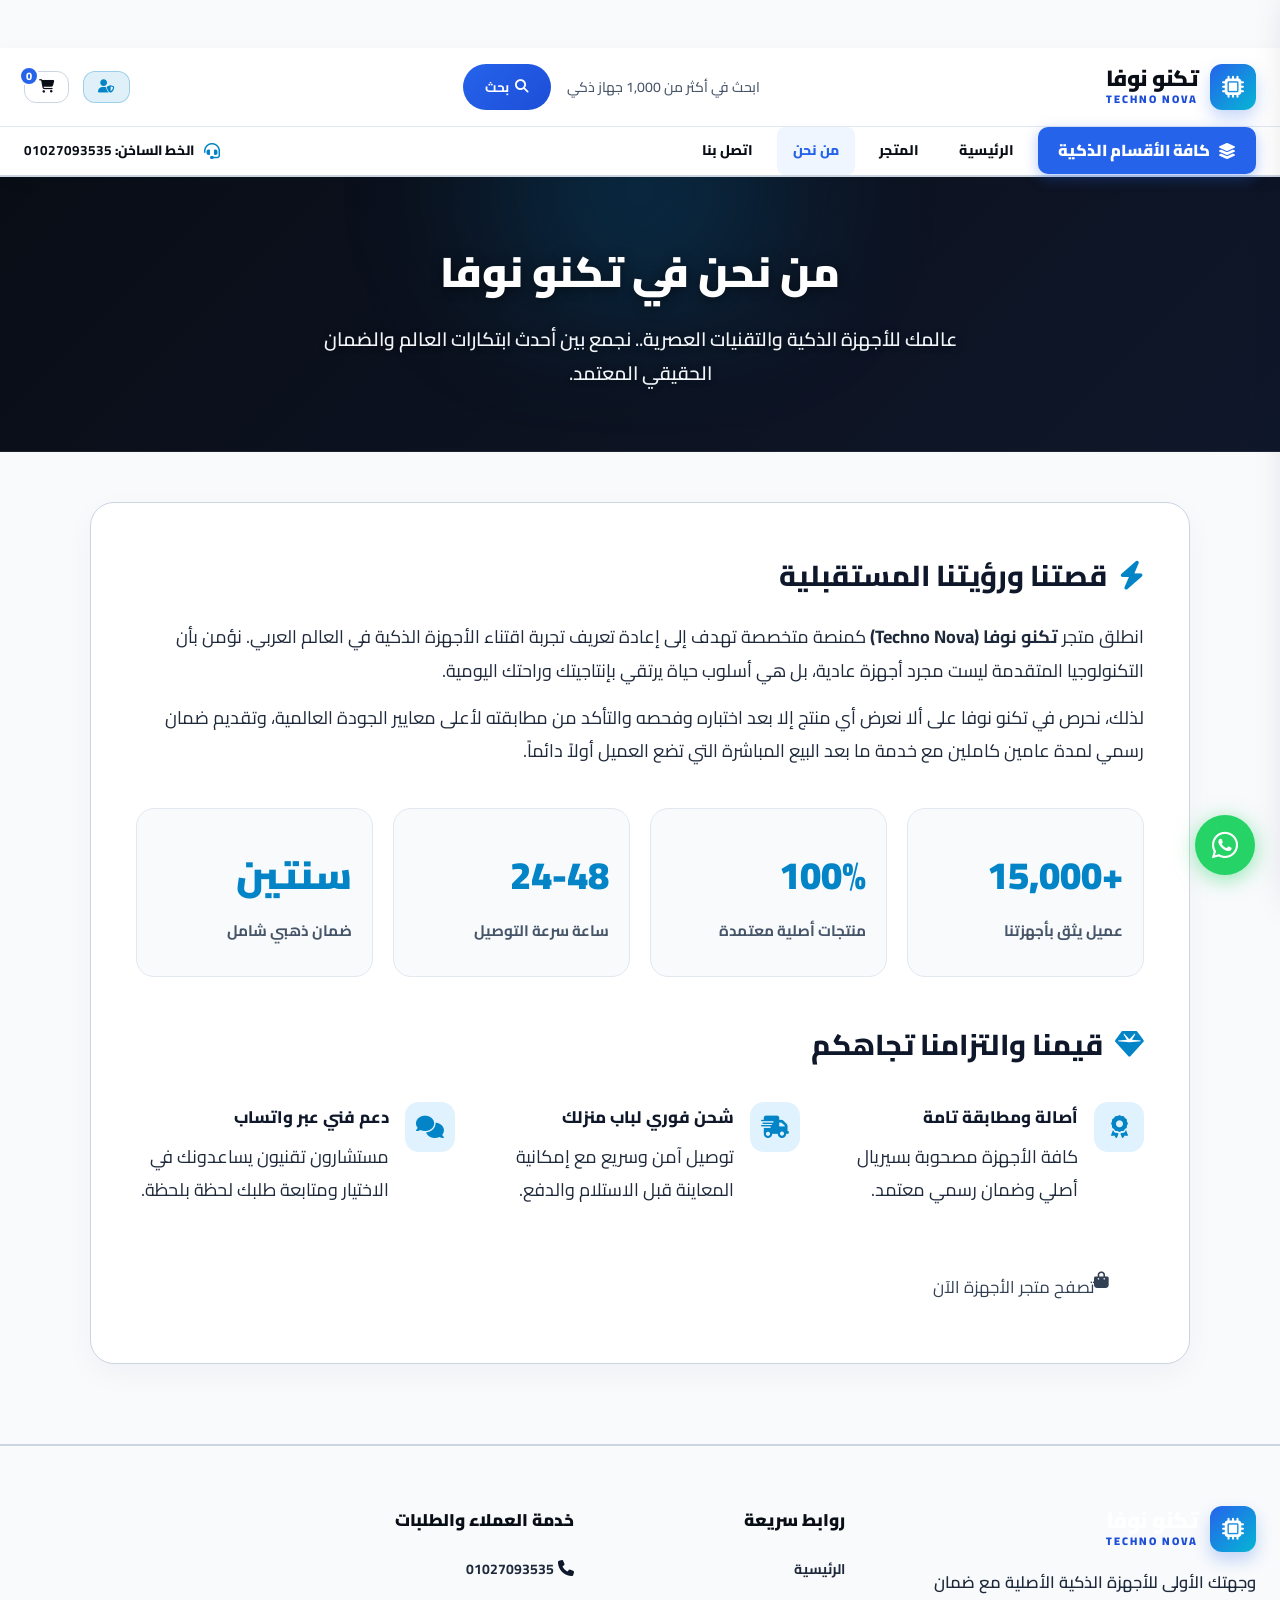
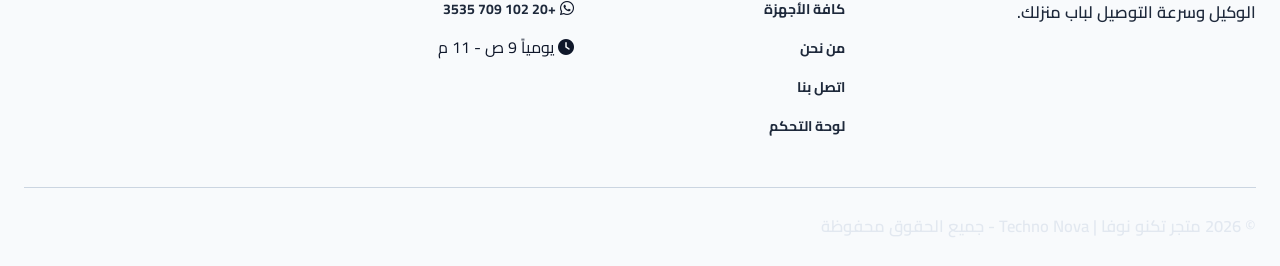
<file: about.html>
<!DOCTYPE html>
<html lang="ar" dir="rtl">
<head>
    <meta charset="UTF-8">
    <meta name="viewport" content="width=device-width, initial-scale=1.0">
    <title>من نحن | تكنو نوفا - Techno Nova</title>
    <!-- Font Awesome 6 -->
    <link rel="stylesheet" href="https://cdnjs.cloudflare.com/ajax/libs/font-awesome/6.5.1/css/all.min.css">
    <!-- Main Style -->
    <link rel="stylesheet" href="css/style.css">
    <style>
        .page-hero-banner {
            background: linear-gradient(135deg, #090d16 0%, #0f172a 100%);
            color: #ffffff;
            padding: 70px 20px;
            text-align: center;
            border-bottom: 1px solid rgba(255,255,255,0.08);
            position: relative;
            overflow: hidden;
        }
        .page-hero-banner::before {
            content: '';
            position: absolute;
            top: -50%;
            left: 50%;
            transform: translateX(-50%);
            width: 600px;
            height: 300px;
            background: radial-gradient(circle, rgba(2, 132, 199, 0.25) 0%, rgba(2, 132, 199, 0) 70%);
            filter: blur(50px);
        }
        .page-hero-title {
            font-size: 2.6rem;
            font-weight: 900;
            margin-bottom: 15px;
            position: relative;
            z-index: 2;
        }
        .page-hero-sub {
            color: #f1f5f9 !important;
            font-size: 1.2rem;
            font-weight: 600;
            max-width: 700px;
            margin: 0 auto;
            line-height: 1.8;
            position: relative;
            z-index: 2;
        }
        
        .about-main-container {
            max-width: 1140px;
            margin: 50px auto 80px;
            padding: 0 20px;
        }
        
        .about-card {
            background: #ffffff;
            border-radius: 24px;
            border: 1px solid var(--color-border);
            padding: 45px;
            box-shadow: 0 10px 30px rgba(15,23,42,0.04);
            margin-bottom: 40px;
            line-height: 1.9;
            color: #334155;
        }
        .about-card h2 {
            font-size: 1.8rem;
            font-weight: 800;
            color: #0f172a;
            margin-bottom: 18px;
            display: flex;
            align-items: center;
            gap: 12px;
        }
        
        .stats-grid-about {
            display: grid;
            grid-template-columns: repeat(auto-fit, minmax(220px, 1fr));
            gap: 20px;
            margin: 40px 0;
        }
        .stat-box {
            background: #f8fafc;
            border: 1px solid #e2e8f0;
            border-radius: 18px;
            padding: 30px 20px;
            text-align: center;
            transition: 0.3s;
        }
        .stat-box:hover {
            transform: translateY(-5px);
            border-color: #0284c7;
            box-shadow: 0 10px 25px rgba(2, 132, 199, 0.1);
        }
        .stat-num {
            font-size: 2.4rem;
            font-weight: 900;
            color: #0284c7;
            margin-bottom: 6px;
        }
        .stat-lbl {
            font-size: 0.95rem;
            font-weight: 700;
            color: #475569;
        }
        
        .values-grid {
            display: grid;
            grid-template-columns: repeat(auto-fit, minmax(260px, 1fr));
            gap: 25px;
            margin-top: 30px;
        }
        .val-item {
            display: flex;
            gap: 16px;
            align-items: flex-start;
        }
        .val-icon {
            width: 50px;
            height: 50px;
            border-radius: 14px;
            background: #e0f2fe;
            color: #0284c7;
            display: flex;
            align-items: center;
            justify-content: center;
            font-size: 1.4rem;
            flex-shrink: 0;
        }
    </style>
</head>
<body>

    <!-- Authentic Tech Header -->
    <header class="tech-header">
        <div class="tech-container">
            <div class="tech-header-main">
                <a href="index.html" class="tech-logo-link">
                    <div class="tech-logo-icon">
                        <i class="fa-solid fa-microchip"></i>
                    </div>
                    <div class="tech-logo-text">
                        <span class="tech-logo-title">تكنو نوفا</span>
                        <span class="tech-logo-sub">TECHNO NOVA</span>
                    </div>
                </a>

                <div class="tech-search-bar">
                    <form onsubmit="event.preventDefault(); window.location.href='shop.html?search=' + encodeURIComponent(document.getElementById('techSearchInput').value);" style="display:flex; width:100%;">
                        <input type="text" id="techSearchInput" class="tech-search-input" placeholder="ابحث في أكثر من 1,000 جهاز ذكي وملحق أصلي...">
                        <button type="submit" class="tech-search-btn">
                            <i class="fa-solid fa-magnifying-glass"></i>
                            <span>بحث</span>
                        </button>
                    </form>
                </div>

                <div class="tech-header-actions">
                    <a href="admin/index.html" class="tech-action-btn" title="لوحة التحكم الإدارية" style="background: rgba(2, 132, 199, 0.12); color: #0284c7; font-weight: 700; border-radius: 12px; border: 1px solid rgba(2, 132, 199, 0.3);">
                        <i class="fa-solid fa-user-shield"></i>
                    </a>
                    <button class="tech-action-btn" onclick="toggleCartDrawer()" title="سلة المشتريات">
                        <i class="fa-solid fa-cart-shopping"></i>
                        <span class="tech-action-badge" id="cartCountBadge">0</span>
                    </button>
                </div>
            </div>
        </div>

        <nav class="tech-navbar">
            <div class="tech-container">
                <div class="tech-navbar-inner">
                    <ul class="tech-nav-menu">
                        <li class="tech-nav-item">
                            <a href="shop.html" class="tech-nav-mega-btn" style="background-color: #2563eb !important; color: #ffffff !important;">
                                <i class="fa-solid fa-layer-group" style="color: #ffffff !important;"></i>
                                <span style="color: #ffffff !important;">كافة الأقسام الذكية</span>
                            </a>
                        </li>
                        <li class="tech-nav-item"><a href="index.html">الرئيسية</a></li>
                        <li class="tech-nav-item"><a href="shop.html">المتجر</a></li>
                        <li class="tech-nav-item active"><a href="about.html">من نحن</a></li>
                        <li class="tech-nav-item"><a href="contact.html">اتصل بنا</a></li>
                    </ul>
                    <div class="tech-nav-hotline">
                        <i class="fa-solid fa-headset"></i>
                        <span>الخط الساخن: <a href="tel:01027093535" style="color:inherit; font-weight:700;">01027093535</a></span>
                    </div>
                </div>
            </div>
        </nav>
    </header>

    <!-- Page Banner -->
    <section class="tech-inner-hero">
        <div class="tech-inner-hero-inner">
            <h1 class="tech-inner-hero-title">من نحن في تكنو نوفا</h1>
            <p class="tech-inner-hero-desc">عالمك للأجهزة الذكية والتقنيات العصرية.. نجمع بين أحدث ابتكارات العالم والضمان الحقيقي المعتمد.</p>
        </div>
    </section>

    <!-- Main Content -->
    <main class="about-main-container">
        <div class="about-card">
            <h2><i class="fa-solid fa-bolt" style="color:#0284c7;"></i> قصتنا ورؤيتنا المستقبلية</h2>
            <p>
                انطلق متجر <strong>تكنو نوفا (Techno Nova)</strong> كمنصة متخصصة تهدف إلى إعادة تعريف تجربة اقتناء الأجهزة الذكية في العالم العربي. نؤمن بأن التكنولوجيا المتقدمة ليست مجرد أجهزة عادية، بل هي أسلوب حياة يرتقي بإنتاجيتك وراحتك اليومية.
            </p>
            <p style="margin-top:14px;">
                لذلك، نحرص في تكنو نوفا على ألا نعرض أي منتج إلا بعد اختباره وفحصه والتأكد من مطابقته لأعلى معايير الجودة العالمية، وتقديم ضمان رسمي لمدة عامين كاملين مع خدمة ما بعد البيع المباشرة التي تضع العميل أولاً دائماً.
            </p>

            <!-- Stats -->
            <div class="stats-grid-about">
                <div class="stat-box">
                    <div class="stat-num">+15,000</div>
                    <div class="stat-lbl">عميل يثق بأجهزتنا</div>
                </div>
                <div class="stat-box">
                    <div class="stat-num">100%</div>
                    <div class="stat-lbl">منتجات أصلية معتمدة</div>
                </div>
                <div class="stat-box">
                    <div class="stat-num">24-48</div>
                    <div class="stat-lbl">ساعة سرعة التوصيل</div>
                </div>
                <div class="stat-box">
                    <div class="stat-num">سنتين</div>
                    <div class="stat-lbl">ضمان ذهبي شامل</div>
                </div>
            </div>

            <h2 style="margin-top:40px;"><i class="fa-solid fa-gem" style="color:#0284c7;"></i> قيمنا والتزامنا تجاهكم</h2>
            <div class="values-grid">
                <div class="val-item">
                    <div class="val-icon"><i class="fa-solid fa-award"></i></div>
                    <div>
                        <h4 style="font-weight:800; font-size:1.05rem; color:#0f172a; margin-bottom:6px;">أصالة ومطابقة تامة</h4>
                        <p style="font-size:0.9rem; color:#64748b;">كافة الأجهزة مصحوبة بسيريال أصلي وضمان رسمي معتمد.</p>
                    </div>
                </div>
                <div class="val-item">
                    <div class="val-icon"><i class="fa-solid fa-truck-fast"></i></div>
                    <div>
                        <h4 style="font-weight:800; font-size:1.05rem; color:#0f172a; margin-bottom:6px;">شحن فوري لباب منزلك</h4>
                        <p style="font-size:0.9rem; color:#64748b;">توصيل آمن وسريع مع إمكانية المعاينة قبل الاستلام والدفع.</p>
                    </div>
                </div>
                <div class="val-item">
                    <div class="val-icon"><i class="fa-solid fa-comments"></i></div>
                    <div>
                        <h4 style="font-weight:800; font-size:1.05rem; color:#0f172a; margin-bottom:6px;">دعم فني عبر واتساب</h4>
                        <p style="font-size:0.9rem; color:#64748b;">مستشارون تقنيون يساعدونك في الاختيار ومتابعة طلبك لحظة بلحظة.</p>
                    </div>
                </div>
            </div>

            <div style="text-align:center; margin-top:50px;">
                <a href="shop.html" class="tech-hero-btn primary" style="display:inline-flex; padding:15px 35px; font-size:1.05rem;">
                    <i class="fa-solid fa-shopping-bag"></i> تصفح متجر الأجهزة الآن
                </a>
            </div>
        </div>
    </main>

    <!-- Authentic Footer -->
    <footer class="tech-footer">
        <div class="tech-container">
            <div class="tech-footer-grid">
                <div class="tech-footer-col">
                    <div class="tech-logo-link" style="margin-bottom: 16px;">
                        <div class="tech-logo-icon"><i class="fa-solid fa-microchip"></i></div>
                        <div class="tech-logo-text">
                            <span class="tech-logo-title" style="color:#fff;">تكنو نوفا</span>
                            <span class="tech-logo-sub">TECHNO NOVA</span>
                        </div>
                    </div>
                    <p style="color:#94a3b8; font-size:0.9rem; line-height:1.7;">وجهتك الأولى للأجهزة الذكية الأصلية مع ضمان الوكيل وسرعة التوصيل لباب منزلك.</p>
                </div>
                <div class="tech-footer-col">
                    <h4 class="tech-footer-title">روابط سريعة</h4>
                    <ul class="tech-footer-links">
                        <li><a href="index.html">الرئيسية</a></li>
                        <li><a href="shop.html">كافة الأجهزة</a></li>
                        <li><a href="about.html">من نحن</a></li>
                        <li><a href="contact.html">اتصل بنا</a></li>
                        <li><a href="admin/index.html">لوحة التحكم</a></li>
                    </ul>
                </div>
                <div class="tech-footer-col">
                    <h4 class="tech-footer-title">خدمة العملاء والطلبات</h4>
                    <ul class="tech-footer-links">
                        <li><i class="fa-solid fa-phone"></i> <a href="tel:01027093535">01027093535</a></li>
                        <li><i class="fa-brands fa-whatsapp"></i> <a href="https://wa.me/201027093535" target="_blank">+20 102 709 3535</a></li>
                        <li><i class="fa-solid fa-clock"></i> يومياً 9 ص - 11 م</li>
                    </ul>
                </div>
            </div>
            <div class="tech-footer-bottom">
                <p>© 2026 متجر تكنو نوفا | Techno Nova - جميع الحقوق محفوظة</p>
            </div>
        </div>
    </footer>

    <!-- Slide-Out Cart Drawer -->
    <div class="tech-drawer-overlay" id="cartOverlay" onclick="toggleCartDrawer()"></div>
    <div class="tech-cart-drawer" id="cartDrawer">
        <div class="tech-drawer-header">
            <h3><i class="fa-solid fa-bag-shopping" style="color: var(--color-primary);"></i> سلة مشترياتك (<span id="cartCountHeader">0</span>)</h3>
            <button class="tech-drawer-close" onclick="toggleCartDrawer()"><i class="fa-solid fa-xmark"></i></button>
        </div>
        <div class="tech-drawer-body" id="cartItemsContainer"></div>
        <div class="tech-drawer-footer">
            <div class="tech-drawer-total">
                <span>الإجمالي المقدر:</span>
                <span id="cartTotalSum" style="color: var(--color-primary);">0 ر.س</span>
            </div>
            <button class="tech-drawer-checkout" onclick="proceedCheckout()">
                <span>إتمام الطلب عبر واتساب</span>
                <i class="fa-solid fa-arrow-left"></i>
            </button>
        </div>
    </div>

    <!-- Toast Notification -->
    <div class="tech-toast" id="techToast">
        <i class="fa-solid fa-circle-check" style="color: #22c55e; font-size: 18px;"></i>
        <span id="toastMsg">تمت الإضافة بنجاح!</span>
    </div>

    <!-- Floating WhatsApp -->
    <a href="https://wa.me/201027093535" target="_blank" class="tech-floating-whatsapp" style="position: fixed; bottom: 25px; right: 25px; width: 60px; height: 60px; background: #25d366; color: #fff; border-radius: 50%; display: flex; align-items: center; justify-content: center; font-size: 30px; box-shadow: 0 4px 20px rgba(37, 211, 102, 0.5); z-index: 9999; text-decoration: none;" title="تواصل عبر واتساب">
        <i class="fa-brands fa-whatsapp"></i>
    </a>

    <script src="js/store.js"></script>
</body>
</html>
</file>
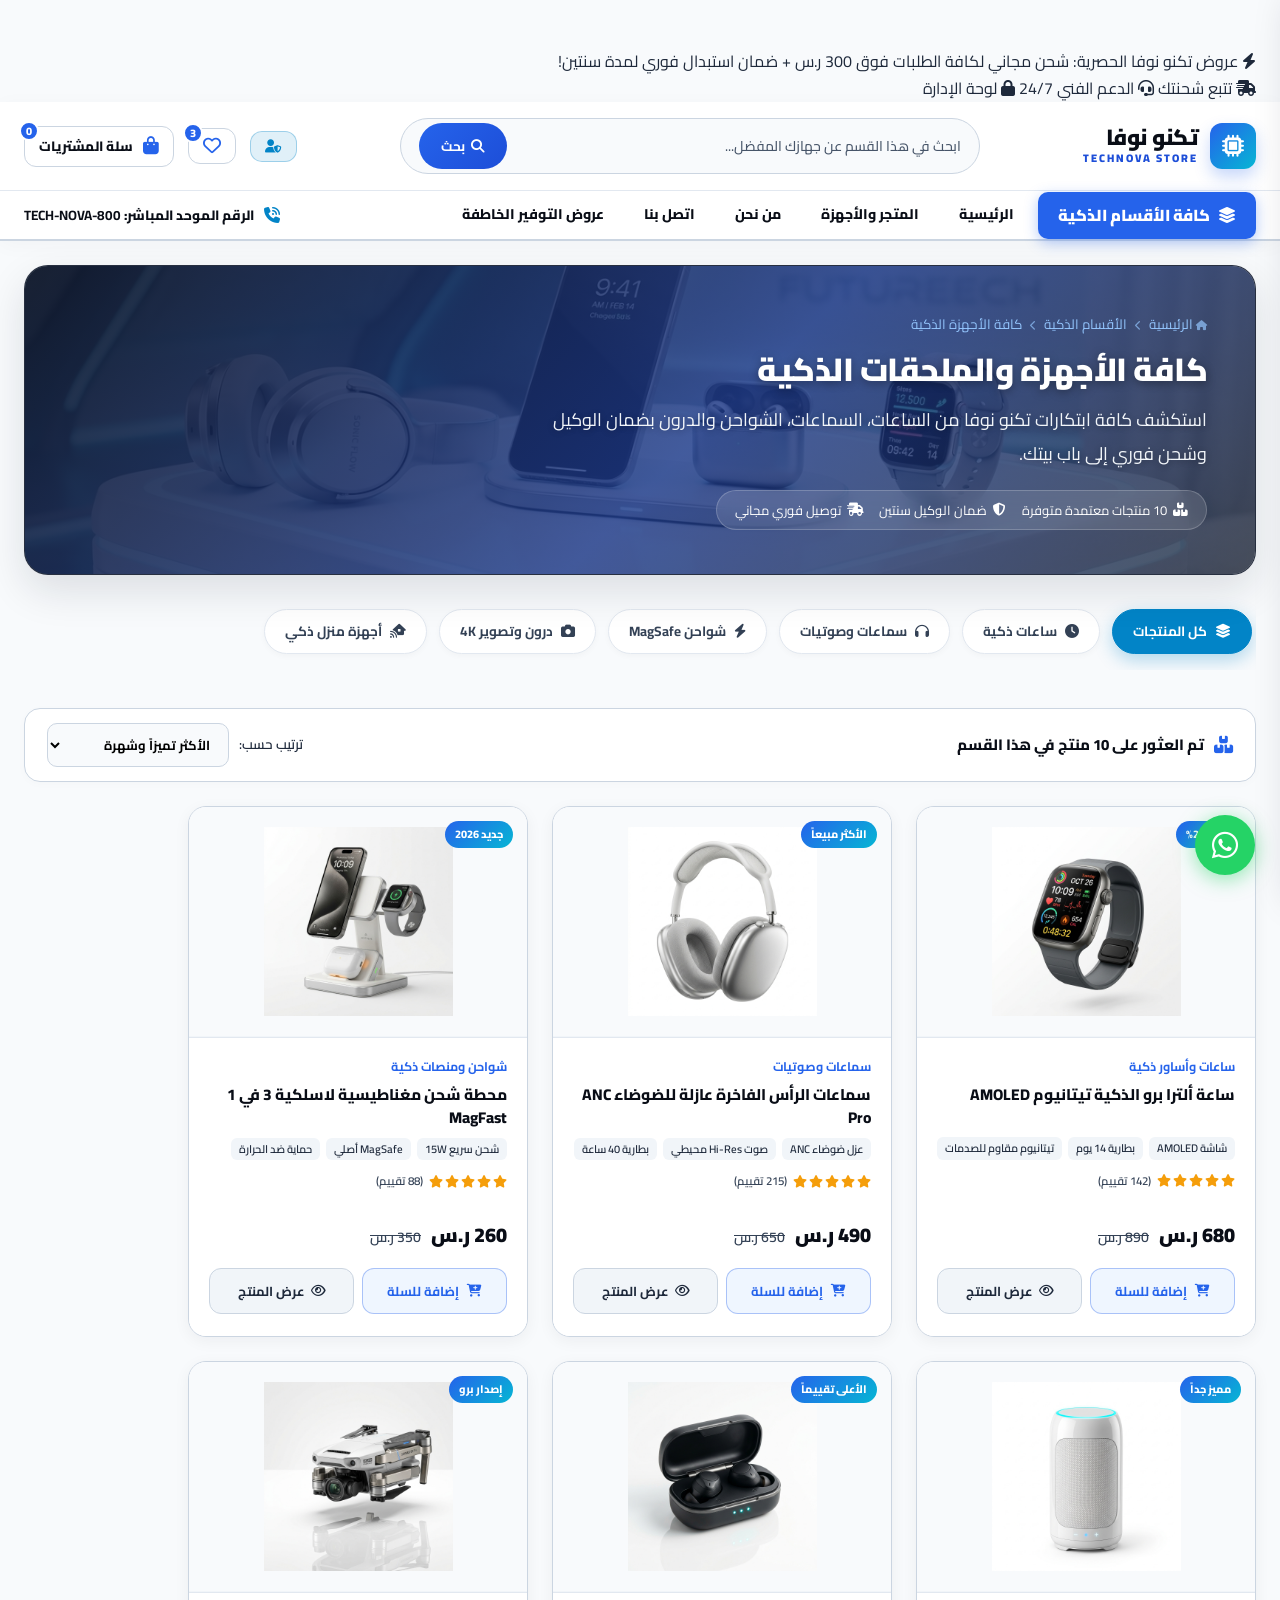
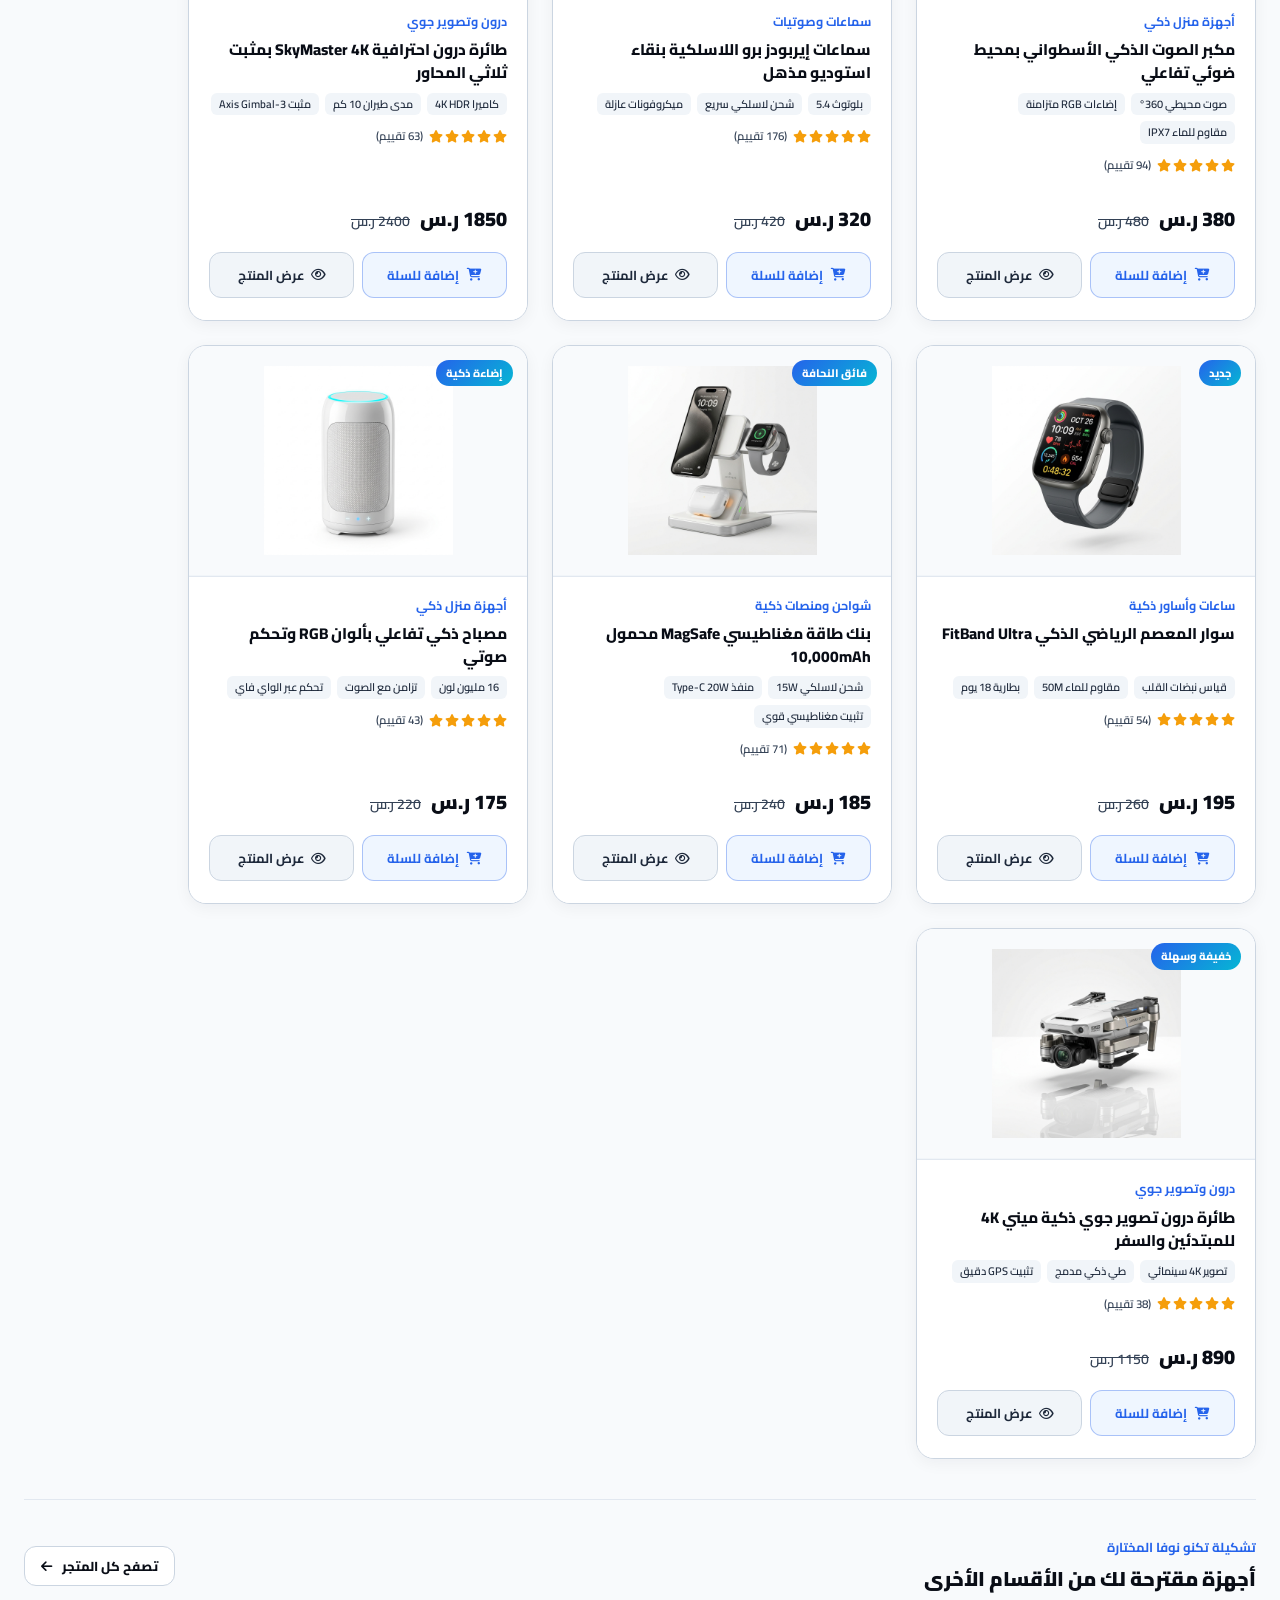
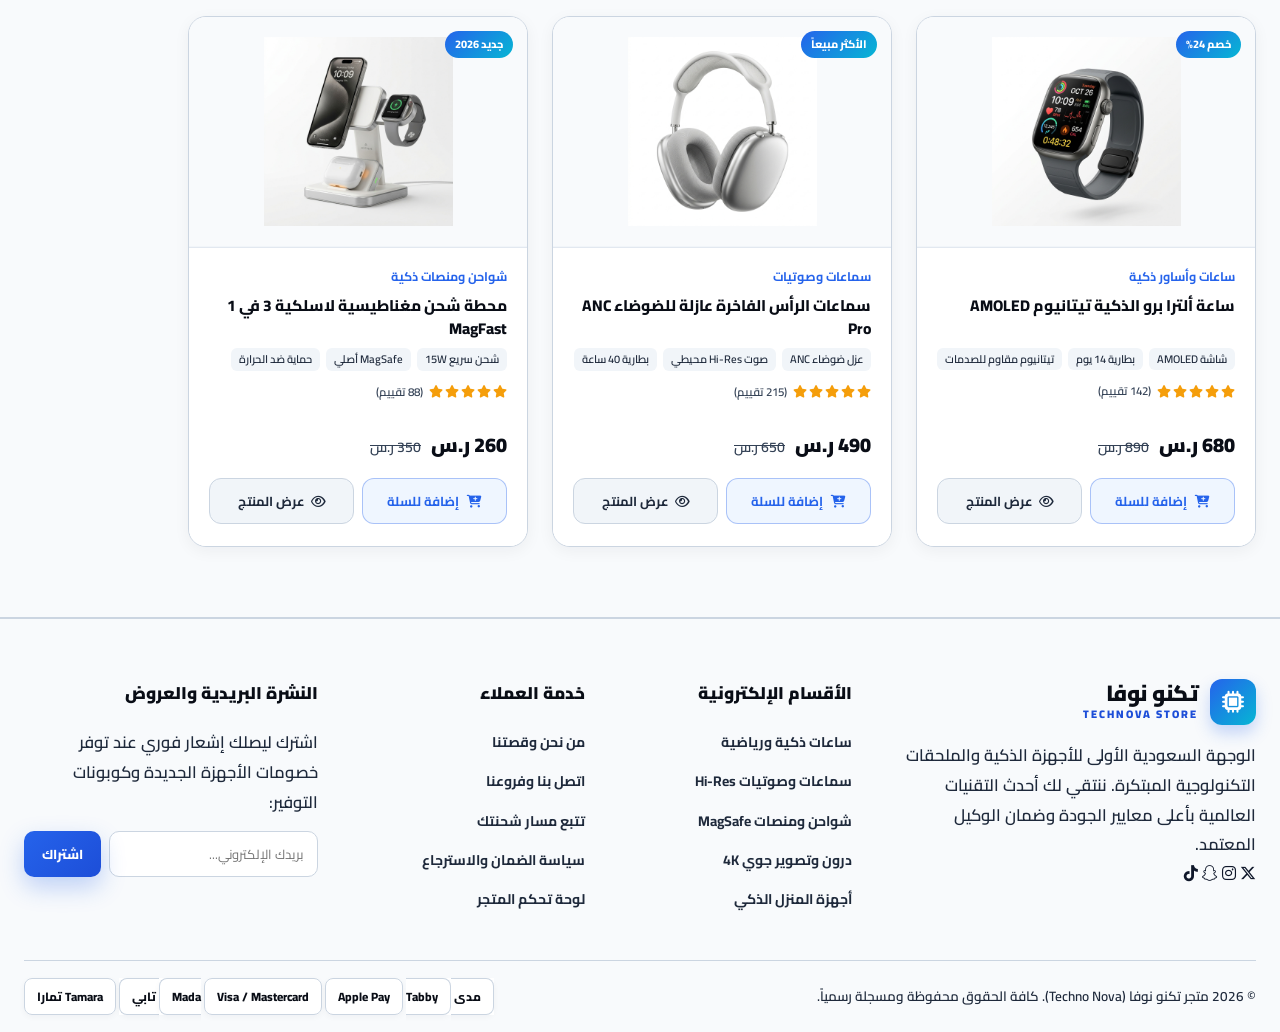
<file: category.html>
<!DOCTYPE html>
<html lang="ar" dir="rtl">
<head>
    <meta charset="UTF-8">
    <meta name="viewport" content="width=device-width, initial-scale=1.0">
    <title id="pageTitle">قسم الأجهزة الذكية | متجر تكنو نوفا - Techno Nova</title>
    <meta name="description" content="تصفح أحدث الأجهزة والملحقات الإلكترونية الذكية مع ضمان سنتين وشحن سريع من متجر تكنو نوفا.">
    <!-- Font Awesome 6 Pro / Free -->
    <link rel="stylesheet" href="https://cdnjs.cloudflare.com/ajax/libs/font-awesome/6.5.1/css/all.min.css">
    <!-- Main Style -->
    <link rel="stylesheet" href="css/style.css">
</head>
<body>

    <!-- 1. TOP ANNOUNCEMENT BAR -->
    <div class="tech-topbar">
        <div class="tech-container">
            <div class="tech-topbar-inner">
                <div class="tech-topbar-text">
                    <i class="fa-solid fa-bolt"></i>
                    <span>عروض تكنو نوفا الحصرية: شحن مجاني لكافة الطلبات فوق 300 ر.س + ضمان استبدال فوري لمدة سنتين!</span>
                </div>
                <div class="tech-topbar-links">
                    <a href="#" onclick="event.preventDefault(); openTrackingModal();"><i class="fa-solid fa-truck-fast"></i> تتبع شحنتك</a>
                    <a href="#" onclick="event.preventDefault(); openSupportModal();"><i class="fa-solid fa-headset"></i> الدعم الفني 24/7</a>
                    <a href="admin/index.html"><i class="fa-solid fa-lock"></i> لوحة الإدارة</a>
                </div>
            </div>
        </div>
    </div>

    <!-- 2. MAIN HEADER -->
    <header class="tech-header">
        <div class="tech-container">
            <div class="tech-header-main">
                <!-- Logo -->
                <a href="index.html" class="tech-logo-link">
                    <div class="tech-logo-icon">
                        <i class="fa-solid fa-microchip"></i>
                    </div>
                    <div class="tech-logo-text">
                        <span class="tech-logo-title">تكنو نوفا</span>
                        <span class="tech-logo-sub">TECHNOVA STORE</span>
                    </div>
                </a>

                <!-- Search Form -->
                <form class="tech-search-form" onsubmit="event.preventDefault(); searchCategoryProducts();">
                    <input type="text" id="catSearchInput" class="tech-search-input" placeholder="ابحث في هذا القسم عن جهازك المفضل..." onkeyup="searchCategoryProducts()">
                    <button type="submit" class="tech-search-btn">
                        <i class="fa-solid fa-magnifying-glass"></i>
                        <span>بحث</span>
                    </button>
                </form>

                <!-- Header Actions -->
                <div class="tech-header-actions">
                    <a href="admin/index.html" class="tech-action-btn" title="لوحة التحكم الإدارية" style="background: rgba(2, 132, 199, 0.12); color: #0284c7; font-weight: 700; border-radius: 12px; border: 1px solid rgba(2, 132, 199, 0.3);">
                        <i class="fa-solid fa-user-shield"></i>
                    </a>
                    <div class="tech-action-btn" onclick="showToast('تمت إضافة المنتج إلى قائمة أجهزتك المفضلة ❤️')">
                        <i class="fa-regular fa-heart" style="font-size: 18px; color: var(--color-primary);"></i>
                        <span class="tech-action-badge">3</span>
                    </div>
                    <div class="tech-action-btn" onclick="toggleCartDrawer()">
                        <i class="fa-solid fa-bag-shopping" style="font-size: 18px; color: var(--color-primary);"></i>
                        <span>سلة المشتريات</span>
                        <span class="tech-action-badge" id="cartBadge">0</span>
                    </div>
                </div>
            </div>
        </div>

        <!-- Secondary Nav -->
        <div class="tech-navbar">
            <div class="tech-container">
                <div class="tech-navbar-inner">
                    <ul class="tech-nav-menu">
                        <li class="tech-nav-item">
                            <a href="category?cat=all" class="tech-nav-mega-btn" style="background-color: #2563eb !important; color: #ffffff !important;">
                                <i class="fa-solid fa-layer-group" style="color: #ffffff !important;"></i>
                                <span style="color: #ffffff !important;">كافة الأقسام الذكية</span>
                            </a>
                        </li>
                        <li class="tech-nav-item"><a href="index.html">الرئيسية</a></li>
                        <li class="tech-nav-item"><a href="shop.html">المتجر والأجهزة</a></li>
                        <li class="tech-nav-item"><a href="about.html">من نحن</a></li>
                        <li class="tech-nav-item"><a href="contact.html">اتصل بنا</a></li>
                        <li class="tech-nav-item"><a href="index.html#flashDeals">عروض التوفير الخاطفة</a></li>
                    </ul>
                    <div class="tech-nav-hotline">
                        <i class="fa-solid fa-phone-volume"></i>
                        <span>الرقم الموحد المباشر: <strong>800-TECH-NOVA</strong></span>
                    </div>
                </div>
            </div>
        </div>
    </header>

    <!-- 3. WIDE CATEGORY BANNER HERO -->
    <section class="tech-cat-banner-section">
        <div class="tech-container">
            <div class="tech-cat-banner-card">
                <img id="catBannerBg" class="tech-cat-banner-bg" src="images/cat_banner_watches.jpg" alt="بانر القسم">
                <div class="tech-cat-banner-overlay"></div>
                <div class="tech-cat-banner-content">
                    <div class="tech-cat-breadcrumb">
                        <a href="index.html"><i class="fa-solid fa-house"></i> الرئيسية</a>
                        <i class="fa-solid fa-chevron-left"></i>
                        <a href="shop.html">الأقسام الذكية</a>
                        <i class="fa-solid fa-chevron-left"></i>
                        <span id="catBreadcrumbTitle">ساعات ذكية ورياضية</span>
                    </div>
                    <h1 class="tech-cat-banner-title" id="catTitle">ساعات ذكية ورياضية فائقة الأداء</h1>
                    <p class="tech-cat-banner-desc" id="catDesc">
                        أحدث إصدارات الساعات الذكية بهياكل تيتانيوم فاخرة، شاشات AMOLED، وتتبع دقيق للصحة والأنشطة الرياضية مع بطاريات تدوم طويلاً.
                    </p>
                    <div class="tech-cat-banner-stats">
                        <span id="catCountBadge"><i class="fa-solid fa-boxes-stacked"></i> متوفر في هذا القسم</span>
                        <span><i class="fa-solid fa-shield-halved"></i> ضمان الوكيل سنتين</span>
                        <span><i class="fa-solid fa-truck-fast"></i> توصيل فوري مجاني</span>
                    </div>
                </div>
            </div>

            <!-- Quick Category Switcher Chips -->
            <div class="tech-cat-chips-bar">
                <a href="category?cat=all" class="tech-cat-chip" data-cat="all">
                    <i class="fa-solid fa-layer-group"></i>
                    <span>كل المنتجات</span>
                </a>
                <a href="category?cat=watches" class="tech-cat-chip" data-cat="watches">
                    <i class="fa-solid fa-clock"></i>
                    <span>ساعات ذكية</span>
                </a>
                <a href="category?cat=audio" class="tech-cat-chip" data-cat="audio">
                    <i class="fa-solid fa-headphones"></i>
                    <span>سماعات وصوتيات</span>
                </a>
                <a href="category?cat=chargers" class="tech-cat-chip" data-cat="chargers">
                    <i class="fa-solid fa-bolt"></i>
                    <span>شواحن MagSafe</span>
                </a>
                <a href="category?cat=drones" class="tech-cat-chip" data-cat="drones">
                    <i class="fa-solid fa-camera"></i>
                    <span>درون وتصوير 4K</span>
                </a>
                <a href="category?cat=home" class="tech-cat-chip" data-cat="home">
                    <i class="fa-solid fa-house-signal"></i>
                    <span>أجهزة منزل ذكي</span>
                </a>
            </div>
        </div>
    </section>

    <!-- 4. MAIN CATEGORY PRODUCTS SECTION -->
    <section class="tech-section" style="padding-top: 10px; padding-bottom: 30px;">
        <div class="tech-container">
            <!-- Controls Bar -->
            <div style="display: flex; justify-content: space-between; align-items: center; margin-bottom: 24px; flex-wrap: wrap; gap: 14px; background: #ffffff; padding: 14px 22px; border-radius: 16px; border: 1px solid var(--color-border); box-shadow: 0 2px 10px rgba(0,0,0,0.02);">
                <div style="font-size: 15px; font-weight: 800; color: var(--color-navy); display: flex; align-items: center; gap: 10px;">
                    <i class="fa-solid fa-boxes-stacked" style="color: var(--color-primary); font-size: 17px;"></i>
                    <span id="catProductsStatus">جاري تحميل أجهزة هذا القسم...</span>
                </div>
                <div style="display: flex; align-items: center; gap: 10px;">
                    <span style="font-size: 13.5px; color: var(--color-slate); font-weight: 600;">ترتيب حسب:</span>
                    <select id="sortSelect" onchange="sortCategoryProducts()" style="padding: 8px 14px; border: 1.5px solid var(--color-border); border-radius: 10px; font-family: var(--font-main); font-size: 13px; font-weight: 700; outline: none; background: #f8fafc; cursor: pointer;">
                        <option value="featured">الأكثر تميزاً وشهرة</option>
                        <option value="price-asc">السعر: من الأقل للأعلى</option>
                        <option value="price-desc">السعر: من الأعلى للأقل</option>
                    </select>
                </div>
            </div>

            <!-- Products Grid Container (Normalized Layout) -->
            <div class="tech-category-products-grid" id="categoryProductsGrid">
                <!-- Dynamically populated with normalized cards -->
            </div>

            <!-- Recommendations Section for richer experience -->
            <div id="recommendationsWrapper" style="margin-top: 40px; padding-top: 36px; border-top: 1.5px solid #e2e8f0;">
                <div style="display: flex; justify-content: space-between; align-items: center; margin-bottom: 20px;">
                    <div>
                        <span style="font-size: 13px; font-weight: 700; color: var(--color-primary); display: block; margin-bottom: 4px;">تشكيلة تكنو نوفا المختارة</span>
                        <h3 style="font-size: 20px; font-weight: 900; color: var(--color-navy);">أجهزة مقترحة لك من الأقسام الأخرى</h3>
                    </div>
                    <a href="shop.html" class="btn-tech-secondary" style="padding: 8px 16px; font-size: 13px;">
                        <span>تصفح كل المتجر</span>
                        <i class="fa-solid fa-arrow-left"></i>
                    </a>
                </div>
                <div class="tech-category-products-grid" id="recommendationsGrid">
                    <!-- Populated with cross-category recommendations -->
                </div>
            </div>
        </div>
    </section>

    <!-- 5. FOOTER -->
    <footer class="tech-footer">
        <div class="tech-container">
            <div class="tech-footer-grid">
                <div class="tech-footer-col">
                    <div class="tech-logo-link" style="margin-bottom: 16px;">
                        <div class="tech-logo-icon"><i class="fa-solid fa-microchip"></i></div>
                        <div class="tech-logo-text"><span class="tech-logo-title">تكنو نوفا</span><span class="tech-logo-sub">TECHNOVA STORE</span></div>
                    </div>
                    <p class="tech-footer-desc">
                        الوجهة السعودية الأولى للأجهزة الذكية والملحقات التكنولوجية المبتكرة. ننتقي لك أحدث التقنيات العالمية بأعلى معايير الجودة وضمان الوكيل المعتمد.
                    </p>
                    <div class="tech-social-links">
                        <a href="#" class="tech-social-btn"><i class="fa-brands fa-x-twitter"></i></a>
                        <a href="#" class="tech-social-btn"><i class="fa-brands fa-instagram"></i></a>
                        <a href="#" class="tech-social-btn"><i class="fa-brands fa-snapchat"></i></a>
                        <a href="#" class="tech-social-btn"><i class="fa-brands fa-tiktok"></i></a>
                    </div>
                </div>

                <div class="tech-footer-col">
                    <h4 class="tech-footer-heading">الأقسام الإلكترونية</h4>
                    <ul class="tech-footer-links">
                        <li><a href="category?cat=watches">ساعات ذكية ورياضية</a></li>
                        <li><a href="category?cat=audio">سماعات وصوتيات Hi-Res</a></li>
                        <li><a href="category?cat=chargers">شواحن ومنصات MagSafe</a></li>
                        <li><a href="category?cat=drones">درون وتصوير جوي 4K</a></li>
                        <li><a href="category?cat=home">أجهزة المنزل الذكي</a></li>
                    </ul>
                </div>

                <div class="tech-footer-col">
                    <h4 class="tech-footer-heading">خدمة العملاء</h4>
                    <ul class="tech-footer-links">
                        <li><a href="about.html">من نحن وقصتنا</a></li>
                        <li><a href="contact.html">اتصل بنا وفروعنا</a></li>
                        <li><a href="#" onclick="event.preventDefault(); openTrackingModal();">تتبع مسار شحنتك</a></li>
                        <li><a href="#" onclick="event.preventDefault(); openSupportModal();">سياسة الضمان والاسترجاع</a></li>
                        <li><a href="admin/index.html">لوحة تحكم المتجر</a></li>
                    </ul>
                </div>

                <div class="tech-footer-col">
                    <h4 class="tech-footer-heading">النشرة البريدية والعروض</h4>
                    <p class="tech-footer-desc" style="margin-bottom: 14px;">اشترك ليصلك إشعار فوري عند توفر خصومات الأجهزة الجديدة وكوبونات التوفير:</p>
                    <form onsubmit="event.preventDefault(); showToast('تم اشتراكك بنجاح في نشرة تكنو نوفا! 🎉');" style="display: flex; gap: 8px;">
                        <input type="email" required placeholder="بريدك الإلكتروني..." style="flex: 1; padding: 10px 14px; border-radius: 10px; border: 1.5px solid var(--color-border); font-family: var(--font-main); font-size: 13px; outline: none;">
                        <button type="submit" class="btn-tech-primary" style="padding: 10px 18px; border-radius: 10px; font-size: 13px;">اشتراك</button>
                    </form>
                </div>
            </div>

            <div class="tech-footer-bottom">
                <div class="tech-copy">
                    © 2026 متجر تكنو نوفا (Techno Nova). كافة الحقوق محفوظة ومسجلة رسمياً.
                </div>
                <div class="tech-payment-methods">
                    <span class="tech-payment-badge">مدى Mada</span>
                    <span class="tech-payment-badge">Visa / Mastercard</span>
                    <span class="tech-payment-badge">Apple Pay</span>
                    <span class="tech-payment-badge">Tabby تابي</span>
                    <span class="tech-payment-badge">Tamara تمارا</span>
                </div>
            </div>
        </div>
    </footer>

    <!-- SLIDE-OUT CART DRAWER -->
    <div class="tech-drawer-overlay" id="cartOverlay" onclick="toggleCartDrawer()"></div>
    <div class="tech-cart-drawer" id="cartDrawer">
        <div class="tech-drawer-header">
            <h3><i class="fa-solid fa-bag-shopping" style="color: var(--color-primary);"></i> سلة مشترياتك (<span id="cartCountHeader">0</span>)</h3>
            <button class="tech-drawer-close" onclick="toggleCartDrawer()"><i class="fa-solid fa-xmark"></i></button>
        </div>
        <div class="tech-drawer-body" id="cartItemsContainer">
            <div class="tech-cart-empty">
                <i class="fa-solid fa-cart-shopping"></i>
                <h4>سلتك لا تزال فارغة</h4>
                <p>تصفح أجهزة هذا القسم وأضفها إلى السلة بسهولة</p>
            </div>
        </div>
        <div class="tech-drawer-footer">
            <div class="tech-drawer-total">
                <span>الإجمالي المقدر:</span>
                <span id="cartTotalSum" style="color: var(--color-primary); font-weight: 900;">0 ر.س</span>
            </div>
            <button class="tech-drawer-checkout" onclick="proceedCheckout()">
                <span>إتمام الطلب عبر واتساب</span>
                <i class="fa-solid fa-arrow-left"></i>
            </button>
        </div>
    </div>

    <!-- TOAST NOTIFICATION -->
    <div class="tech-toast" id="techToast">
        <i class="fa-solid fa-circle-check" style="color: #22c55e; font-size: 18px;"></i>
        <span id="toastMsg">تمت الإضافة بنجاح!</span>
    </div>

    <!-- TRACKING MODAL -->
    <div class="tech-drawer-overlay" id="trackingOverlay" onclick="closeTrackingModal()"></div>
    <div class="tech-modal" id="trackingModal" style="display:none; position:fixed; top:50%; left:50%; transform:translate(-50%, -50%); background:#ffffff; border-radius:20px; padding:30px; z-index:999999; width:90%; max-width:480px; box-shadow:0 20px 50px rgba(15,23,42,0.2); border:1px solid var(--color-border); direction:rtl; text-align:right;">
        <div style="display:flex; justify-content:space-between; align-items:center; margin-bottom:16px;">
            <h3 style="font-size:18px; font-weight:900; color:var(--color-navy); display:flex; align-items:center; gap:8px;">
                <i class="fa-solid fa-truck-fast" style="color:var(--color-primary);"></i> تتبع شحنتك المباشرة
            </h3>
            <button onclick="closeTrackingModal()" style="background:#f1f5f9; border:none; width:32px; height:32px; border-radius:50%; cursor:pointer; display:flex; align-items:center; justify-content:center; color:var(--color-slate);">✕</button>
        </div>
        <p style="font-size: 13.5px; color: #1e293b; font-weight: 600; line-height: 1.6; margin-bottom: 18px;">
            أدخل رقم بوليصة الشحن الخاصة بطلبك لمعرفة موقع شحنتك اللحظي:
        </p>
        <div style="display:flex; gap:10px; margin-bottom:14px;">
            <input type="text" id="trackInput" placeholder="مثال: TN-984214-KSA" style="flex:1; padding:12px 16px; border:1.5px solid var(--color-border); border-radius:12px; font-size:14px; outline:none; font-family:var(--font-main);">
            <button onclick="trackShipment()" class="btn-tech-primary" style="padding:12px 20px; white-space:nowrap;">تتبع الآن</button>
        </div>
        <div id="trackResult" style="display:none; padding:14px; border-radius:12px; background:#ecfeff; border:1px solid #a5f3fc; font-size:13px; color:#0e7490;">
            <i class="fa-solid fa-circle-check" style="color:#0891b2;"></i> <strong>تم العثور على الشحنة:</strong> في طريقها للتوصيل مع مندوب أرامكس، الاستلام المتوقع خلال اليوم.
        </div>
    </div>

    <!-- SUPPORT MODAL -->
    <div class="tech-drawer-overlay" id="supportOverlay" onclick="closeSupportModal()"></div>
    <div class="tech-modal" id="supportModal" style="display:none; position:fixed; top:50%; left:50%; transform:translate(-50%, -50%); background:#ffffff; border-radius:20px; padding:30px; z-index:999999; width:90%; max-width:480px; box-shadow:0 20px 50px rgba(15,23,42,0.2); border:1px solid var(--color-border); direction:rtl; text-align:right;">
        <div style="display:flex; justify-content:space-between; align-items:center; margin-bottom:16px;">
            <h3 style="font-size:18px; font-weight:900; color:var(--color-navy); display:flex; align-items:center; gap:8px;">
                <i class="fa-solid fa-headset" style="color:var(--color-primary);"></i> مركز الدعم والضمان
            </h3>
            <button onclick="closeSupportModal()" style="background:#f1f5f9; border:none; width:32px; height:32px; border-radius:50%; cursor:pointer; display:flex; align-items:center; justify-content:center; color:var(--color-slate);">✕</button>
        </div>
        <p style="font-size: 13.5px; color: #1e293b; font-weight: 600; line-height: 1.6; margin-bottom: 18px;">
            فريق خدمة العملاء متواجد على مدار الساعة لخدمتكم والإجابة عن استفسارات المنتجات والضمان:
        </p>
        <div style="background: #f8fafc; border-radius: 12px; padding: 14px; margin-bottom: 16px; border: 1px solid var(--color-border);">
            <div style="font-size: 13px; color: var(--color-slate); margin-bottom: 4px;">الهاتف المباشر والواتساب:</div>
            <div style="font-size: 17px; font-weight: 800; color: var(--color-primary); direction: ltr; text-align: right;">+20 102 709 3535</div>
        </div>
        <a href="https://wa.me/201027093535" target="_blank" class="btn-tech-primary" style="display: flex; align-items: center; justify-content: center; gap: 8px; width: 100%; padding: 12px; text-decoration: none; border-radius: 12px;">
            <i class="fa-brands fa-whatsapp" style="font-size: 18px;"></i> فتح محادثة واتساب فورية
        </a>
    </div>

    <!-- Floating WhatsApp Button -->
    <a href="https://wa.me/201027093535" target="_blank" class="tech-floating-whatsapp" style="position: fixed; bottom: 25px; right: 25px; width: 60px; height: 60px; background: #25d366; color: #fff; border-radius: 50%; display: flex; align-items: center; justify-content: center; font-size: 30px; box-shadow: 0 4px 20px rgba(37, 211, 102, 0.5); z-index: 9999; text-decoration: none; transition: transform 0.3s;" onmouseover="this.style.transform='scale(1.1)'" onmouseout="this.style.transform='scale(1)'" title="تواصل عبر واتساب">
        <i class="fa-brands fa-whatsapp"></i>
    </a>

    <!-- Category Engine Script -->
    <script>
    const categoryMetadata = {
        'watches': {
            name: 'ساعات ذكية ورياضية',
            banner: 'images/cat_banner_watches.jpg',
            title: 'ساعات ذكية ورياضية فائقة الأداء',
            desc: 'أحدث إصدارات الساعات الذكية بهياكل تيتانيوم فاخرة، شاشات AMOLED، وتتبع دقيق للصحة والأنشطة الرياضية مع بطاريات تدوم طويلاً.'
        },
        'audio': {
            name: 'سماعات وصوتيات Hi-Res',
            banner: 'images/cat_banner_audio.jpg',
            title: 'سماعات وصوتيات Hi-Res الاستثنائية',
            desc: 'عالمك لنقاء الصوت الحقيقي مع تقنيات العزل النشط للضوضاء ANC الاحترافية وبطاريات تدوم حتى 40 ساعة متواصلة.'
        },
        'chargers': {
            name: 'شواحن ومنصات MagSafe',
            banner: 'images/cat_banner_chargers.jpg',
            title: 'شواحن ومنصات MagSafe اللاسلكية',
            desc: 'منصات شحن 3 في 1 مدمجة للمكتب والسفر تدعم الشحن فائق السرعة والأمان التام لكافة أجهزتك الذكية.'
        },
        'drones': {
            name: 'طائرات درون وتصوير 4K',
            banner: 'images/cat_banner_drones.jpg',
            title: 'طائرات درون وتصوير سينمائي 4K',
            desc: 'ارتقِ بتصويرك الجوي إلى أفق جديد مع مثبتات جيروسكوبية ثلاثية المحاور ومدى طيران احترافي ومقاومة عالية للرياح.'
        },
        'home': {
            name: 'أنظمة وأجهزة المنزل الذكي',
            banner: 'images/cat_banner_home.jpg',
            title: 'أنظمة وأجهزة المنزل الذكي',
            desc: 'مكبرات صوت محيطية تفاعلية بإضاءات RGB وتقنيات ذكية تملأ منزلك بأجواء عصرية مذهلة وتحكم فوري.'
        },
        'smarthome': {
            name: 'أنظمة وأجهزة المنزل الذكي',
            banner: 'images/cat_banner_home.jpg',
            title: 'أنظمة وأجهزة المنزل الذكي',
            desc: 'مكبرات صوت محيطية تفاعلية بإضاءات RGB وتقنيات ذكية تملأ منزلك بأجواء عصرية مذهلة وتحكم فوري.'
        },
        'all': {
            name: 'كافة الأجهزة الذكية',
            banner: 'images/hero_banner.jpg',
            title: 'كافة الأجهزة والملحقات الذكية',
            desc: 'استكشف كافة ابتكارات تكنو نوفا من الساعات، السماعات، الشواحن والدرون بضمان الوكيل وشحن فوري إلى باب بيتك.'
        }
    };

    // Built-in verified products with 100% existing local images
    const defaultProducts = [
        {
            id: 1,
            name: 'ساعة ألترا برو الذكية تيتانيوم AMOLED',
            category: 'watches',
            categoryName: 'ساعات وأساور ذكية',
            price: 680,
            oldPrice: 890,
            discount: 'خصم 24%',
            image: 'images/prod_smart_watch.jpg',
            badge: 'خصم 24%',
            specs: ['شاشة AMOLED', 'بطارية 14 يوم', 'تيتانيوم مقاوم للصدمات'],
            reviewsCount: 142
        },
        {
            id: 2,
            name: 'سماعات الرأس الفاخرة عازلة للضوضاء ANC Pro',
            category: 'audio',
            categoryName: 'سماعات وصوتيات',
            price: 490,
            oldPrice: 650,
            discount: 'خصم 25%',
            image: 'images/prod_silver_headphones.jpg',
            badge: 'الأكثر مبيعاً',
            specs: ['عزل ضوضاء ANC', 'صوت Hi-Res محيطي', 'بطارية 40 ساعة'],
            reviewsCount: 215
        },
        {
            id: 3,
            name: 'محطة شحن مغناطيسية لاسلكية 3 في 1 MagFast',
            category: 'chargers',
            categoryName: 'شواحن ومنصات ذكية',
            price: 260,
            oldPrice: 350,
            discount: 'خصم 26%',
            image: 'images/prod_wireless_charger.jpg',
            badge: 'جديد 2026',
            specs: ['شحن سريع 15W', 'MagSafe أصلي', 'حماية ضد الحرارة'],
            reviewsCount: 88
        },
        {
            id: 4,
            name: 'مكبر الصوت الذكي الأسطواني بمحيط ضوئي تفاعلي',
            category: 'home',
            categoryName: 'أجهزة منزل ذكي',
            price: 380,
            oldPrice: 480,
            discount: 'خصم 21%',
            image: 'images/prod_smart_speaker.jpg',
            badge: 'مميز جداً',
            specs: ['صوت محيطي 360°', 'إضاءات RGB متزامنة', 'مقاوم للماء IPX7'],
            reviewsCount: 94
        },
        {
            id: 5,
            name: 'سماعات إيربودز برو اللاسلكية بنقاء استوديو مذهل',
            category: 'audio',
            categoryName: 'سماعات وصوتيات',
            price: 320,
            oldPrice: 420,
            discount: 'خصم 24%',
            image: 'images/prod_earbuds_pro.jpg',
            badge: 'الأعلى تقييماً',
            specs: ['بلوتوث 5.4', 'شحن لاسلكي سريع', 'ميكروفونات عازلة'],
            reviewsCount: 176
        },
        {
            id: 6,
            name: 'طائرة درون احترافية SkyMaster 4K بمثبت ثلاثي المحاور',
            category: 'drones',
            categoryName: 'درون وتصوير جوي',
            price: 1850,
            oldPrice: 2400,
            discount: 'خصم 23%',
            image: 'images/prod_smart_drone.jpg',
            badge: 'إصدار برو',
            specs: ['كاميرا 4K HDR', 'مدى طيران 10 كم', 'مثبت 3-Axis Gimbal'],
            reviewsCount: 63
        },
        {
            id: 7,
            name: 'سوار المعصم الرياضي الذكي FitBand Ultra',
            category: 'watches',
            categoryName: 'ساعات وأساور ذكية',
            price: 195,
            oldPrice: 260,
            discount: 'خصم 25%',
            image: 'images/prod_smart_watch.jpg',
            badge: 'رياضي مريح',
            specs: ['قياس نبضات القلب', 'مقاوم للماء 50M', 'بطارية 18 يوم'],
            reviewsCount: 54
        },
        {
            id: 8,
            name: 'بنك طاقة مغناطيسي MagSafe محمول 10,000mAh',
            category: 'chargers',
            categoryName: 'شواحن ومنصات ذكية',
            price: 185,
            oldPrice: 240,
            discount: 'خصم 23%',
            image: 'images/prod_wireless_charger.jpg',
            badge: 'فائق النحافة',
            specs: ['شحن لاسلكي 15W', 'منفذ Type-C 20W', 'تثبيت مغناطيسي قوي'],
            reviewsCount: 71
        },
        {
            id: 9,
            name: 'مصباح ذكي تفاعلي بألوان RGB وتحكم صوتي',
            category: 'home',
            categoryName: 'أجهزة منزل ذكي',
            price: 175,
            oldPrice: 220,
            discount: 'خصم 20%',
            image: 'images/prod_smart_speaker.jpg',
            badge: 'إضاءة ذكية',
            specs: ['16 مليون لون', 'تزامن مع الصوت', 'تحكم عبر الواي فاي'],
            reviewsCount: 43
        },
        {
            id: 10,
            name: 'طائرة درون تصوير جوي ذكية ميني 4K للمبتدئين والسفر',
            category: 'drones',
            categoryName: 'درون وتصوير جوي',
            price: 890,
            oldPrice: 1150,
            discount: 'خصم 22%',
            image: 'images/prod_smart_drone.jpg',
            badge: 'خفيفة وسهلة',
            specs: ['تصوير 4K سينمائي', 'طي ذكي مدمج', 'تثبيت GPS دقيق'],
            reviewsCount: 38
        }
    ];

    let allProducts = defaultProducts;
    let currentCat = 'all';

    function getParam(key) {
        const urlParams = new URLSearchParams(window.location.search);
        return urlParams.get(key);
    }

    // Comprehensive category matching logic
    function matchCategory(p, cat) {
        if (!cat || cat === 'all') return true;
        const target = (cat || '').toLowerCase().trim();
        const pCat = (p.category || '').toLowerCase().trim();
        const pCatName = (p.categoryName || '').toLowerCase().trim();
        const pName = (p.name || '').toLowerCase().trim();

        if (target === 'watches') {
            return pCat === 'watches' || pCatName.includes('ساع') || pName.includes('ساع') || pName.includes('سوار');
        }
        if (target === 'audio') {
            return pCat === 'audio' || pCatName.includes('سماع') || pCatName.includes('صوت') || pName.includes('سماع') || pName.includes('إيربود');
        }
        if (target === 'chargers') {
            return pCat === 'chargers' || pCatName.includes('شاح') || pName.includes('شاح') || pName.includes('منصة') || pName.includes('طاقة');
        }
        if (target === 'drones') {
            return pCat === 'drones' || pCatName.includes('درون') || pName.includes('درون') || pName.includes('طائر');
        }
        if (target === 'home' || target === 'smarthome') {
            return pCat === 'home' || pCat === 'smarthome' || pCatName.includes('منزل') || pName.includes('مكبر') || pName.includes('مصباح') || pName.includes('كاميرا') || pName.includes('تحكم');
        }
        return pCat === target;
    }

    async function loadDataAndInit() {
        const param = getParam('cat') || 'all';
        currentCat = param.toLowerCase();
        if (currentCat === 'smarthome') currentCat = 'home';

        // 1. Try local storage (admin changes)
        try {
            const local = localStorage.getItem('techno_store_data');
            if (local) {
                const parsed = JSON.parse(local);
                if (parsed && Array.isArray(parsed.products) && parsed.products.length > 0) {
                    allProducts = parsed.products;
                }
            }
        } catch (e) {}

        // 2. Try fetching data/products.json if available
        if (allProducts === defaultProducts) {
            try {
                const res = await fetch('data/products.json?v=' + Date.now());
                if (res.ok) {
                    const data = await res.json();
                    if (data && Array.isArray(data.products) && data.products.length > 0) {
                        allProducts = data.products;
                    }
                }
            } catch (e) {}
        }

        renderCategoryHeader(currentCat);
        highlightActiveChip(currentCat);
        renderProducts(currentCat);
        renderRecommendations(currentCat);
        if (typeof updateCartUI === 'function') {
            updateCartUI();
        }
    }

    function renderCategoryHeader(cat) {
        const meta = categoryMetadata[cat] || categoryMetadata['all'];
        document.getElementById('pageTitle').textContent = meta.name + ' | متجر تكنو نوفا';
        document.getElementById('catBannerBg').src = meta.banner;
        document.getElementById('catBreadcrumbTitle').textContent = meta.name;
        document.getElementById('catTitle').textContent = meta.title;
        document.getElementById('catDesc').textContent = meta.desc;
    }

    function highlightActiveChip(cat) {
        document.querySelectorAll('.tech-cat-chip').forEach(chip => {
            const chipCat = chip.getAttribute('data-cat');
            if (chipCat === cat || (cat === 'home' && chipCat === 'smarthome')) {
                chip.classList.add('active');
            } else {
                chip.classList.remove('active');
            }
        });
    }

    function createProductCardHTML(p) {
        const specsHtml = (p.specs || []).slice(0, 3).map(s => `<span class="tech-spec-tag">${s}</span>`).join('');
        const escapedName = (p.name || '').replace(/'/g, "\\'");
        const img = p.image || 'images/prod_smart_watch.jpg';

        return `
            <div class="tech-card">
                <span class="tech-card-badge">${p.badge || p.discount || 'مميز'}</span>
                <a href="product?id=${p.id}" class="tech-card-img-box" style="text-decoration:none; display:flex;">
                    <img decoding="async" src="${img}" alt="${p.name}" onerror="this.onerror=null; this.src='images/prod_smart_watch.jpg';">
                </a>
                <div class="tech-card-body">
                    <div>
                        <div class="tech-card-cat">${p.categoryName || 'أجهزة ذكية'}</div>
                        <h4 class="tech-card-title">
                            <a href="product?id=${p.id}" style="color:inherit; text-decoration:none; display:inline-block; transition:color 0.2s;" onmouseover="this.style.color='#0284c7'" onmouseout="this.style.color='inherit'">
                                ${p.name}
                            </a>
                        </h4>
                        <div class="tech-card-specs">
                            ${specsHtml}
                        </div>
                        <div class="tech-card-rating">
                            <div class="tech-card-stars">
                                <i class="fa-solid fa-star"></i><i class="fa-solid fa-star"></i><i class="fa-solid fa-star"></i><i class="fa-solid fa-star"></i><i class="fa-solid fa-star"></i>
                            </div>
                            <span class="tech-card-reviews">(${p.reviewsCount || 85} تقييم)</span>
                        </div>
                    </div>
                    <div>
                        <div class="tech-card-pricing">
                            <span class="tech-price-current">${p.price} ر.س</span>
                            ${p.oldPrice ? `<span class="tech-price-old">${p.oldPrice} ر.س</span>` : ''}
                        </div>
                        <div class="tech-card-actions">
                            <button class="tech-btn-add" onclick="addToCart('${escapedName}', ${p.price}, '${img}')">
                                <i class="fa-solid fa-cart-plus"></i>
                                <span>إضافة للسلة</span>
                            </button>
                            <a href="product?id=${p.id}" class="tech-btn-view">
                                <i class="fa-regular fa-eye"></i>
                                <span>عرض المنتج</span>
                            </a>
                        </div>
                    </div>
                </div>
            </div>
        `;
    }

    function renderProducts(cat, searchTerm = '') {
        const grid = document.getElementById('categoryProductsGrid');
        let filtered = allProducts.filter(p => matchCategory(p, cat));

        if (searchTerm) {
            const term = searchTerm.trim().toLowerCase();
            filtered = filtered.filter(p => (p.name || '').toLowerCase().includes(term) || (p.categoryName || '').toLowerCase().includes(term));
        }

        // Update badge and status
        const countBadge = document.getElementById('catCountBadge');
        if (countBadge) {
            countBadge.innerHTML = `<i class="fa-solid fa-boxes-stacked"></i> ${filtered.length} منتجات معتمدة متوفرة`;
        }
        const statusEl = document.getElementById('catProductsStatus');
        if (statusEl) {
            statusEl.textContent = `تم العثور على ${filtered.length} منتج في هذا القسم`;
        }

        if (filtered.length === 0) {
            grid.innerHTML = `
                <div style="grid-column: 1 / -1; text-align: center; padding: 50px 20px; background: #ffffff; border-radius: 20px; border: 1.5px dashed var(--color-border); width: 100%;">
                    <i class="fa-solid fa-box-open" style="font-size: 46px; color: var(--color-slate); margin-bottom: 14px;"></i>
                    <h3 style="font-size: 19px; color: var(--color-navy); margin-bottom: 8px;">لا توجد أجهزة مطابقة حالياً لهذا البحث</h3>
                    <p style="color: var(--color-slate); font-size: 14px; margin-bottom: 18px;">تصفح كافة الأجهزة المتوفرة في المتجر بكل سهولة</p>
                    <a href="category?cat=all" class="btn-tech-primary" style="display: inline-flex; align-items: center; gap: 8px; padding: 12px 24px; border-radius: 12px;">
                        <i class="fa-solid fa-layer-group"></i> عرض كل الأجهزة
                    </a>
                </div>
            `;
            return;
        }

        grid.innerHTML = filtered.map(p => createProductCardHTML(p)).join('');
    }

    function renderRecommendations(cat) {
        const recGrid = document.getElementById('recommendationsGrid');
        const recWrapper = document.getElementById('recommendationsWrapper');
        if (!recGrid) return;

        // Pick products outside the current category
        let others = allProducts.filter(p => !matchCategory(p, cat));
        if (others.length === 0) {
            others = allProducts.slice(0, 3);
        }
        // Take up to 3 items
        const selected = others.slice(0, 3);
        if (selected.length === 0) {
            if (recWrapper) recWrapper.style.display = 'none';
            return;
        }

        if (recWrapper) recWrapper.style.display = 'block';
        recGrid.innerHTML = selected.map(p => createProductCardHTML(p)).join('');
    }

    function searchCategoryProducts() {
        const input = document.getElementById('catSearchInput');
        if (!input) return;
        renderProducts(currentCat, input.value);
    }

    function sortCategoryProducts() {
        const val = document.getElementById('sortSelect').value;
        if (val === 'price-asc') {
            allProducts.sort((a, b) => a.price - b.price);
        } else if (val === 'price-desc') {
            allProducts.sort((a, b) => b.price - a.price);
        } else {
            allProducts.sort((a, b) => (a.id || 0) - (b.id || 0));
        }
        renderProducts(currentCat);
    }

    // Initialize when DOM ready
    document.addEventListener('DOMContentLoaded', loadDataAndInit);
    </script>

    <script src="js/store.js"></script>
</body>
</html>
</file>
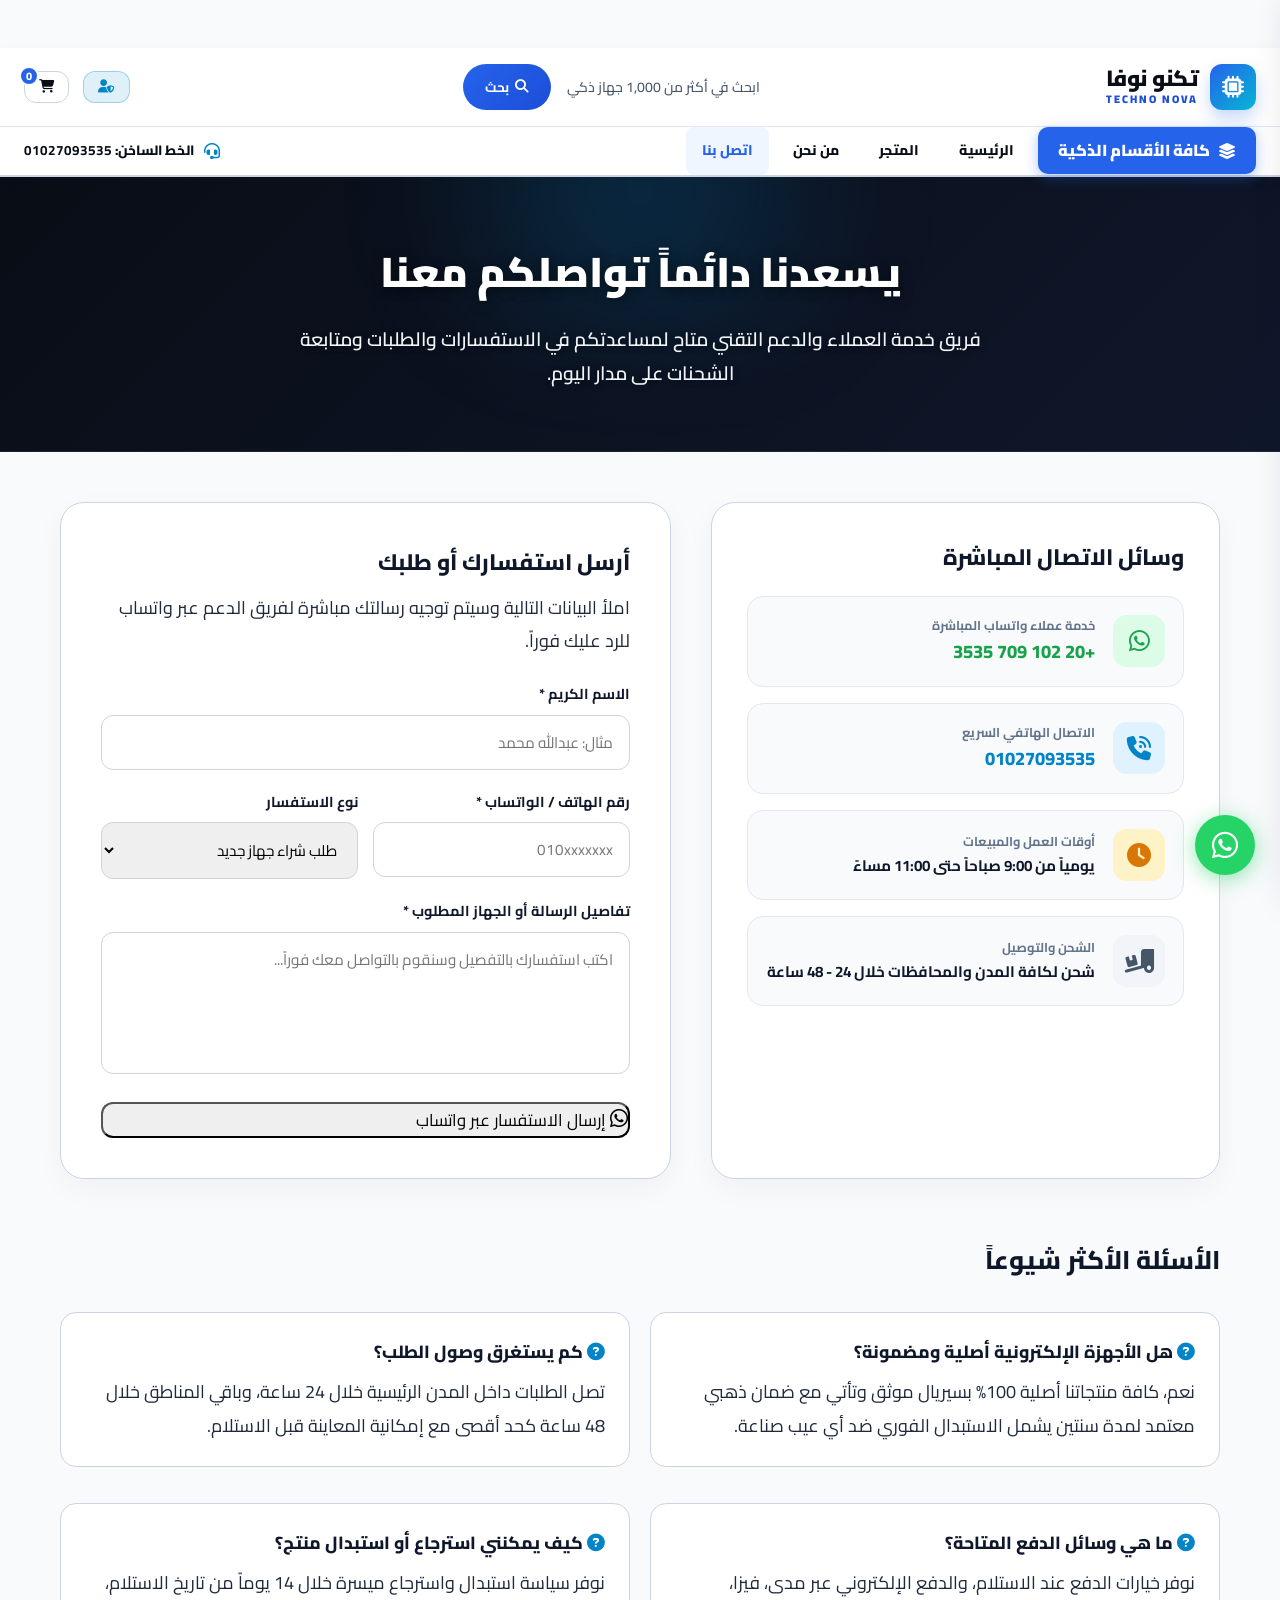
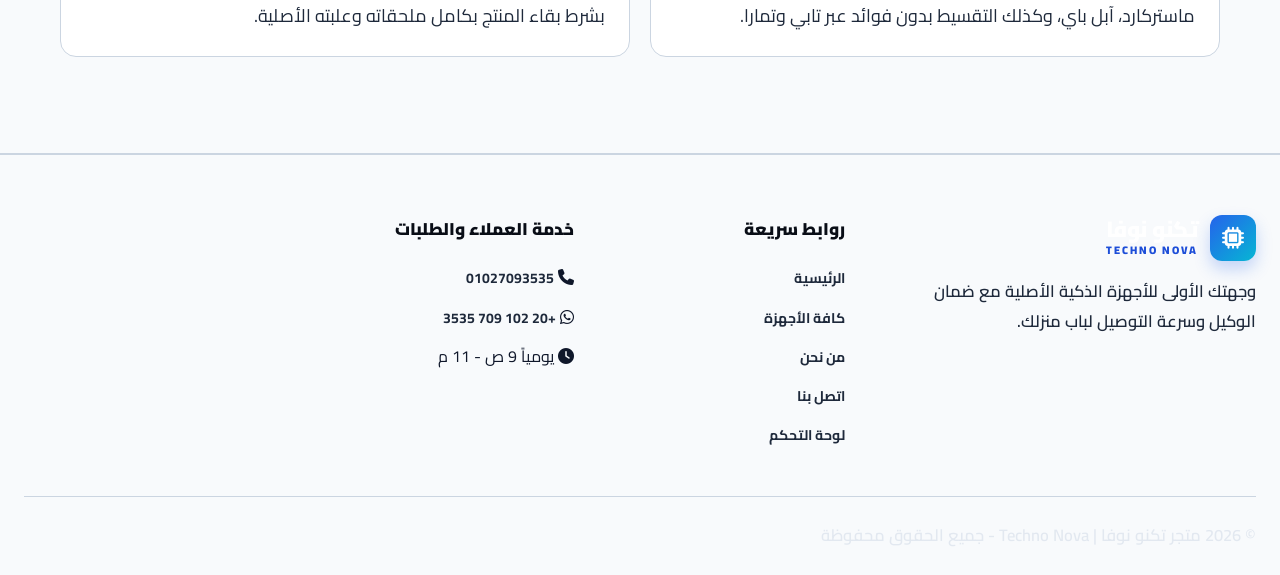
<file: contact.html>
<!DOCTYPE html>
<html lang="ar" dir="rtl">
<head>
    <meta charset="UTF-8">
    <meta name="viewport" content="width=device-width, initial-scale=1.0">
    <title>اتصل بنا | تكنو نوفا - Techno Nova</title>
    <!-- Font Awesome 6 -->
    <link rel="stylesheet" href="https://cdnjs.cloudflare.com/ajax/libs/font-awesome/6.5.1/css/all.min.css">
    <!-- Main Style -->
    <link rel="stylesheet" href="css/style.css">
    <style>
        .page-hero-banner {
            background: linear-gradient(135deg, #090d16 0%, #0f172a 100%);
            color: #ffffff;
            padding: 70px 20px;
            text-align: center;
            border-bottom: 1px solid rgba(255,255,255,0.08);
            position: relative;
            overflow: hidden;
        }
        .page-hero-banner::before {
            content: '';
            position: absolute;
            top: -50%;
            left: 50%;
            transform: translateX(-50%);
            width: 600px;
            height: 300px;
            background: radial-gradient(circle, rgba(2, 132, 199, 0.25) 0%, rgba(2, 132, 199, 0) 70%);
            filter: blur(50px);
        }
        .page-hero-title {
            font-size: 2.6rem;
            font-weight: 900;
            margin-bottom: 15px;
            position: relative;
            z-index: 2;
        }
        .page-hero-sub {
            color: #f1f5f9 !important;
            font-size: 1.2rem;
            font-weight: 600;
            max-width: 700px;
            margin: 0 auto;
            line-height: 1.8;
            position: relative;
            z-index: 2;
        }
        
        .contact-main-container {
            max-width: 1200px;
            margin: 50px auto 80px;
            padding: 0 20px;
        }
        
        .contact-grid-wrap {
            display: grid;
            grid-template-columns: 1fr 1.2fr;
            gap: 40px;
        }
        @media (max-width: 900px) {
            .contact-grid-wrap { grid-template-columns: 1fr; }
        }
        
        .contact-info-card {
            background: #ffffff;
            border-radius: 24px;
            border: 1px solid var(--color-border);
            padding: 35px;
            box-shadow: 0 10px 30px rgba(15,23,42,0.04);
        }
        .contact-method-item {
            display: flex;
            align-items: center;
            gap: 18px;
            padding: 18px;
            border-radius: 16px;
            background: #f8fafc;
            border: 1px solid #e2e8f0;
            margin-bottom: 16px;
            transition: 0.25s;
        }
        .contact-method-item:hover {
            border-color: #0284c7;
            transform: translateY(-2px);
        }
        .contact-icon-box {
            width: 52px;
            height: 52px;
            border-radius: 14px;
            display: flex;
            align-items: center;
            justify-content: center;
            font-size: 1.5rem;
            flex-shrink: 0;
        }
        
        .contact-form-card {
            background: #ffffff;
            border-radius: 24px;
            border: 1px solid var(--color-border);
            padding: 40px;
            box-shadow: 0 10px 30px rgba(15,23,42,0.04);
        }
        .form-group-custom {
            margin-bottom: 20px;
        }
        .form-label-custom {
            display: block;
            font-weight: 700;
            font-size: 0.9rem;
            color: #0f172a;
            margin-bottom: 8px;
        }
        .form-input-custom {
            width: 100%;
            padding: 12px 16px;
            border-radius: 12px;
            border: 1px solid #cbd5e1;
            font-size: 0.95rem;
            font-family: inherit;
            outline: none;
            transition: 0.2s;
        }
        .form-input-custom:focus {
            border-color: #0284c7;
            box-shadow: 0 0 0 3px rgba(2, 132, 199, 0.15);
        }
        
        .faq-section {
            margin-top: 60px;
        }
        .faq-item {
            background: #ffffff;
            border-radius: 16px;
            border: 1px solid var(--color-border);
            padding: 24px;
            margin-bottom: 16px;
        }
        .faq-item h4 {
            font-size: 1.1rem;
            font-weight: 800;
            color: #0f172a;
            margin-bottom: 8px;
        }
        .faq-item p {
            color: #475569;
            font-size: 0.95rem;
            line-height: 1.7;
        }
    </style>
</head>
<body>

    <!-- Authentic Tech Header -->
    <header class="tech-header">
        <div class="tech-container">
            <div class="tech-header-main">
                <a href="index.html" class="tech-logo-link">
                    <div class="tech-logo-icon">
                        <i class="fa-solid fa-microchip"></i>
                    </div>
                    <div class="tech-logo-text">
                        <span class="tech-logo-title">تكنو نوفا</span>
                        <span class="tech-logo-sub">TECHNO NOVA</span>
                    </div>
                </a>

                <div class="tech-search-bar">
                    <form onsubmit="event.preventDefault(); window.location.href='shop.html?search=' + encodeURIComponent(document.getElementById('techSearchInput').value);" style="display:flex; width:100%;">
                        <input type="text" id="techSearchInput" class="tech-search-input" placeholder="ابحث في أكثر من 1,000 جهاز ذكي وملحق أصلي...">
                        <button type="submit" class="tech-search-btn">
                            <i class="fa-solid fa-magnifying-glass"></i>
                            <span>بحث</span>
                        </button>
                    </form>
                </div>

                <div class="tech-header-actions">
                    <a href="admin/index.html" class="tech-action-btn" title="لوحة التحكم الإدارية" style="background: rgba(2, 132, 199, 0.12); color: #0284c7; font-weight: 700; border-radius: 12px; border: 1px solid rgba(2, 132, 199, 0.3);">
                        <i class="fa-solid fa-user-shield"></i>
                    </a>
                    <button class="tech-action-btn" onclick="toggleCartDrawer()" title="سلة المشتريات">
                        <i class="fa-solid fa-cart-shopping"></i>
                        <span class="tech-action-badge" id="cartCountBadge">0</span>
                    </button>
                </div>
            </div>
        </div>

        <nav class="tech-navbar">
            <div class="tech-container">
                <div class="tech-navbar-inner">
                    <ul class="tech-nav-menu">
                        <li class="tech-nav-item">
                            <a href="shop.html" class="tech-nav-mega-btn" style="background-color: #2563eb !important; color: #ffffff !important;">
                                <i class="fa-solid fa-layer-group" style="color: #ffffff !important;"></i>
                                <span style="color: #ffffff !important;">كافة الأقسام الذكية</span>
                            </a>
                        </li>
                        <li class="tech-nav-item"><a href="index.html">الرئيسية</a></li>
                        <li class="tech-nav-item"><a href="shop.html">المتجر</a></li>
                        <li class="tech-nav-item"><a href="about.html">من نحن</a></li>
                        <li class="tech-nav-item active"><a href="contact.html">اتصل بنا</a></li>
                    </ul>
                    <div class="tech-nav-hotline">
                        <i class="fa-solid fa-headset"></i>
                        <span>الخط الساخن: <a href="tel:01027093535" style="color:inherit; font-weight:700;">01027093535</a></span>
                    </div>
                </div>
            </div>
        </nav>
    </header>

    <!-- Page Banner -->
    <section class="tech-inner-hero">
        <div class="tech-inner-hero-inner">
            <h1 class="tech-inner-hero-title">يسعدنا دائماً تواصلكم معنا</h1>
            <p class="tech-inner-hero-desc">فريق خدمة العملاء والدعم التقني متاح لمساعدتكم في الاستفسارات والطلبات ومتابعة الشحنات على مدار اليوم.</p>
        </div>
    </section>

    <!-- Main Content -->
    <main class="contact-main-container">
        <div class="contact-grid-wrap">
            
            <!-- Left Info -->
            <div class="contact-info-card">
                <h3 style="font-size:1.4rem; font-weight:800; color:#0f172a; margin-bottom:20px;">وسائل الاتصال المباشرة</h3>
                
                <a href="https://wa.me/201027093535" target="_blank" class="contact-method-item" style="text-decoration:none; color:inherit;">
                    <div class="contact-icon-box" style="background:#dcfce7; color:#16a34a;">
                        <i class="fa-brands fa-whatsapp"></i>
                    </div>
                    <div>
                        <div style="font-size:0.8rem; color:#64748b; font-weight:700;">خدمة عملاء واتساب المباشرة</div>
                        <div style="font-size:1.15rem; font-weight:800; color:#16a34a;">+20 102 709 3535</div>
                    </div>
                </a>

                <a href="tel:01027093535" class="contact-method-item" style="text-decoration:none; color:inherit;">
                    <div class="contact-icon-box" style="background:#e0f2fe; color:#0284c7;">
                        <i class="fa-solid fa-phone-volume"></i>
                    </div>
                    <div>
                        <div style="font-size:0.8rem; color:#64748b; font-weight:700;">الاتصال الهاتفي السريع</div>
                        <div style="font-size:1.15rem; font-weight:800; color:#0284c7;">01027093535</div>
                    </div>
                </a>

                <div class="contact-method-item">
                    <div class="contact-icon-box" style="background:#fef3c7; color:#d97706;">
                        <i class="fa-solid fa-clock"></i>
                    </div>
                    <div>
                        <div style="font-size:0.8rem; color:#64748b; font-weight:700;">أوقات العمل والمبيعات</div>
                        <div style="font-size:0.95rem; font-weight:700; color:#0f172a;">يومياً من 9:00 صباحاً حتى 11:00 مساءً</div>
                    </div>
                </div>

                <div class="contact-method-item">
                    <div class="contact-icon-box" style="background:#f1f5f9; color:#475569;">
                        <i class="fa-solid fa-truck-ramp-box"></i>
                    </div>
                    <div>
                        <div style="font-size:0.8rem; color:#64748b; font-weight:700;">الشحن والتوصيل</div>
                        <div style="font-size:0.95rem; font-weight:700; color:#0f172a;">شحن لكافة المدن والمحافظات خلال 24 - 48 ساعة</div>
                    </div>
                </div>
            </div>

            <!-- Right Form -->
            <div class="contact-form-card">
                <h3 style="font-size:1.4rem; font-weight:800; color:#0f172a; margin-bottom:10px;">أرسل استفسارك أو طلبك</h3>
                <p style="color:#64748b; font-size:0.9rem; margin-bottom:25px;">املأ البيانات التالية وسيتم توجيه رسالتك مباشرة لفريق الدعم عبر واتساب للرد عليك فوراً.</p>

                <form onsubmit="handleContactWhatsAppSubmit(event)">
                    <div class="form-group-custom">
                        <label class="form-label-custom">الاسم الكريم *</label>
                        <input type="text" id="contactName" required class="form-input-custom" placeholder="مثال: عبدالله محمد">
                    </div>

                    <div style="display:grid; grid-template-columns:1fr 1fr; gap:15px;" class="form-group-custom">
                        <div>
                            <label class="form-label-custom">رقم الهاتف / الواتساب *</label>
                            <input type="tel" id="contactPhone" required class="form-input-custom" placeholder="010xxxxxxx">
                        </div>
                        <div>
                            <label class="form-label-custom">نوع الاستفسار</label>
                            <select id="contactTopic" class="form-input-custom">
                                <option value="طلب شراء جهاز جديد">طلب شراء جهاز جديد</option>
                                <option value="متابعة حالة شحنة">متابعة حالة شحنة</option>
                                <option value="استفسار عن الضمان والمواصفات">استفسار عن الضمان والمواصفات</option>
                                <option value="طلب كميات للشركات">طلب كميات للشركات</option>
                            </select>
                        </div>
                    </div>

                    <div class="form-group-custom">
                        <label class="form-label-custom">تفاصيل الرسالة أو الجهاز المطلوب *</label>
                        <textarea id="contactMsg" rows="4" required class="form-input-custom" placeholder="اكتب استفسارك بالتفصيل وسنقوم بالتواصل معك فوراً..." style="resize:none;"></textarea>
                    </div>

                    <button type="submit" class="btn-wa-order-lg" style="width:100%; border-radius:12px; font-size:1.05rem; cursor:pointer;">
                        <i class="fa-brands fa-whatsapp" style="font-size:1.3rem;"></i> إرسال الاستفسار عبر واتساب
                    </button>
                </form>
            </div>

        </div>

        <!-- FAQ -->
        <div class="faq-section">
            <h2 style="font-size:1.6rem; font-weight:800; color:#0f172a; text-align:center; margin-bottom:30px;">الأسئلة الأكثر شيوعاً</h2>
            <div style="display:grid; grid-template-columns:1fr 1fr; gap:20px;">
                <div class="faq-item">
                    <h4><i class="fa-solid fa-circle-question" style="color:#0284c7;"></i> هل الأجهزة الإلكترونية أصلية ومضمونة؟</h4>
                    <p>نعم، كافة منتجاتنا أصلية 100% بسيريال موثق وتأتي مع ضمان ذهبي معتمد لمدة سنتين يشمل الاستبدال الفوري ضد أي عيب صناعة.</p>
                </div>
                <div class="faq-item">
                    <h4><i class="fa-solid fa-circle-question" style="color:#0284c7;"></i> كم يستغرق وصول الطلب؟</h4>
                    <p>تصل الطلبات داخل المدن الرئيسية خلال 24 ساعة، وباقي المناطق خلال 48 ساعة كحد أقصى مع إمكانية المعاينة قبل الاستلام.</p>
                </div>
                <div class="faq-item">
                    <h4><i class="fa-solid fa-circle-question" style="color:#0284c7;"></i> ما هي وسائل الدفع المتاحة؟</h4>
                    <p>نوفر خيارات الدفع عند الاستلام، والدفع الإلكتروني عبر مدى، فيزا، ماستركارد، آبل باي، وكذلك التقسيط بدون فوائد عبر تابي وتمارا.</p>
                </div>
                <div class="faq-item">
                    <h4><i class="fa-solid fa-circle-question" style="color:#0284c7;"></i> كيف يمكنني استرجاع أو استبدال منتج؟</h4>
                    <p>نوفر سياسة استبدال واسترجاع ميسرة خلال 14 يوماً من تاريخ الاستلام، بشرط بقاء المنتج بكامل ملحقاته وعلبته الأصلية.</p>
                </div>
            </div>
        </div>
    </main>

    <!-- Authentic Footer -->
    <footer class="tech-footer">
        <div class="tech-container">
            <div class="tech-footer-grid">
                <div class="tech-footer-col">
                    <div class="tech-logo-link" style="margin-bottom: 16px;">
                        <div class="tech-logo-icon"><i class="fa-solid fa-microchip"></i></div>
                        <div class="tech-logo-text">
                            <span class="tech-logo-title" style="color:#fff;">تكنو نوفا</span>
                            <span class="tech-logo-sub">TECHNO NOVA</span>
                        </div>
                    </div>
                    <p style="color:#94a3b8; font-size:0.9rem; line-height:1.7;">وجهتك الأولى للأجهزة الذكية الأصلية مع ضمان الوكيل وسرعة التوصيل لباب منزلك.</p>
                </div>
                <div class="tech-footer-col">
                    <h4 class="tech-footer-title">روابط سريعة</h4>
                    <ul class="tech-footer-links">
                        <li><a href="index.html">الرئيسية</a></li>
                        <li><a href="shop.html">كافة الأجهزة</a></li>
                        <li><a href="about.html">من نحن</a></li>
                        <li><a href="contact.html">اتصل بنا</a></li>
                        <li><a href="admin/index.html">لوحة التحكم</a></li>
                    </ul>
                </div>
                <div class="tech-footer-col">
                    <h4 class="tech-footer-title">خدمة العملاء والطلبات</h4>
                    <ul class="tech-footer-links">
                        <li><i class="fa-solid fa-phone"></i> <a href="tel:01027093535">01027093535</a></li>
                        <li><i class="fa-brands fa-whatsapp"></i> <a href="https://wa.me/201027093535" target="_blank">+20 102 709 3535</a></li>
                        <li><i class="fa-solid fa-clock"></i> يومياً 9 ص - 11 م</li>
                    </ul>
                </div>
            </div>
            <div class="tech-footer-bottom">
                <p>© 2026 متجر تكنو نوفا | Techno Nova - جميع الحقوق محفوظة</p>
            </div>
        </div>
    </footer>

    <!-- Slide-Out Cart Drawer -->
    <div class="tech-drawer-overlay" id="cartOverlay" onclick="toggleCartDrawer()"></div>
    <div class="tech-cart-drawer" id="cartDrawer">
        <div class="tech-drawer-header">
            <h3><i class="fa-solid fa-bag-shopping" style="color: var(--color-primary);"></i> سلة مشترياتك (<span id="cartCountHeader">0</span>)</h3>
            <button class="tech-drawer-close" onclick="toggleCartDrawer()"><i class="fa-solid fa-xmark"></i></button>
        </div>
        <div class="tech-drawer-body" id="cartItemsContainer"></div>
        <div class="tech-drawer-footer">
            <div class="tech-drawer-total">
                <span>الإجمالي المقدر:</span>
                <span id="cartTotalSum" style="color: var(--color-primary);">0 ر.س</span>
            </div>
            <button class="tech-drawer-checkout" onclick="proceedCheckout()">
                <span>إتمام الطلب عبر واتساب</span>
                <i class="fa-solid fa-arrow-left"></i>
            </button>
        </div>
    </div>

    <!-- Toast Notification -->
    <div class="tech-toast" id="techToast">
        <i class="fa-solid fa-circle-check" style="color: #22c55e; font-size: 18px;"></i>
        <span id="toastMsg">تمت الإضافة بنجاح!</span>
    </div>

    <!-- Floating WhatsApp -->
    <a href="https://wa.me/201027093535" target="_blank" class="tech-floating-whatsapp" style="position: fixed; bottom: 25px; right: 25px; width: 60px; height: 60px; background: #25d366; color: #fff; border-radius: 50%; display: flex; align-items: center; justify-content: center; font-size: 30px; box-shadow: 0 4px 20px rgba(37, 211, 102, 0.5); z-index: 9999; text-decoration: none;" title="تواصل عبر واتساب">
        <i class="fa-brands fa-whatsapp"></i>
    </a>

    <script src="js/store.js"></script>
    <script>
        function handleContactWhatsAppSubmit(e) {
            e.preventDefault();
            const name = document.getElementById('contactName').value.trim();
            const phone = document.getElementById('contactPhone').value.trim();
            const topic = document.getElementById('contactTopic').value;
            const msg = document.getElementById('contactMsg').value.trim();

            const waText = `*استفسار جديد من نموذج اتصل بنا (متجر تكنو نوفا)* ✉️\n\n` +
                `• *الاسم:* ${name}\n` +
                `• *الهاتف:* ${phone}\n` +
                `• *الموضوع:* ${topic}\n` +
                `• *الرسالة:*\n${msg}`;

            const url = `https://wa.me/201027093535?text=${encodeURIComponent(waText)}`;
            showToast("جاري تحويلك إلى واتساب لإرسال الرسالة...");
            setTimeout(() => {
                window.open(url, '_blank');
            }, 800);
            e.target.reset();
        }
    </script>
</body>
</html>
</file>
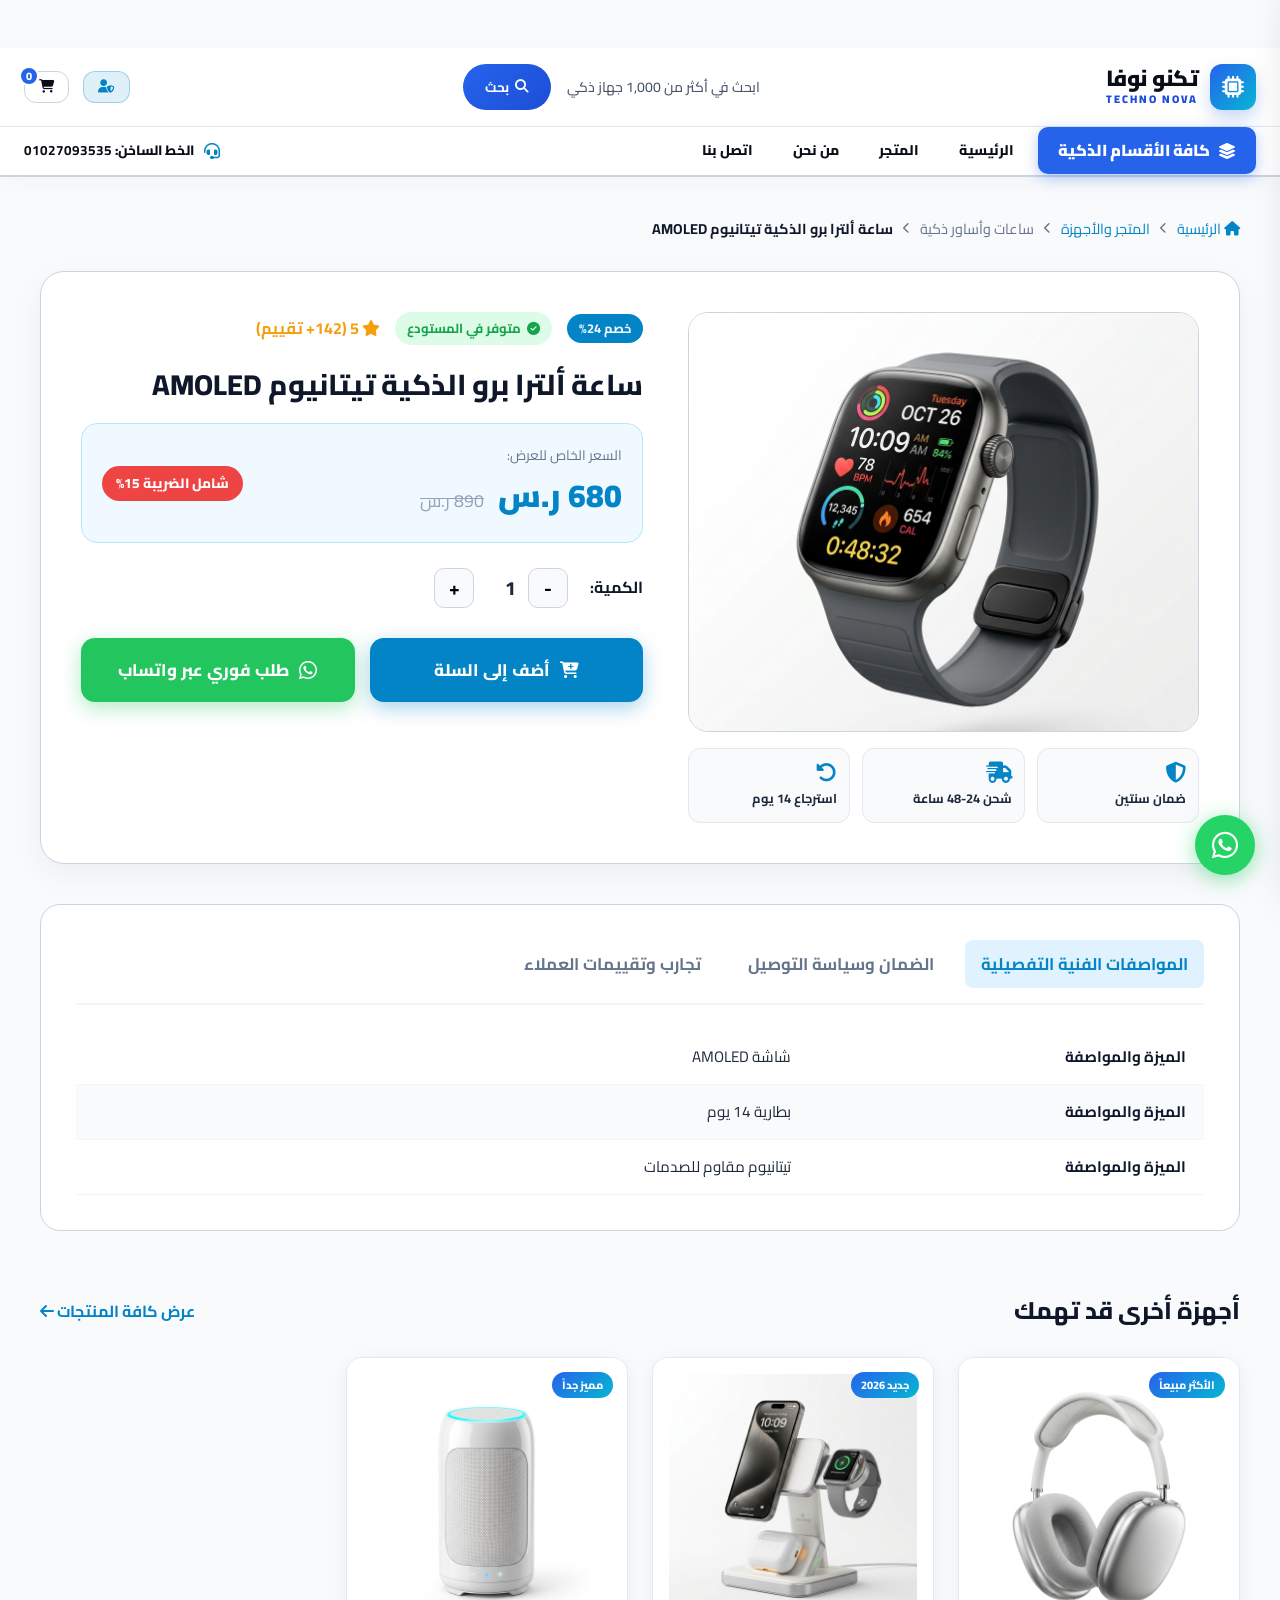
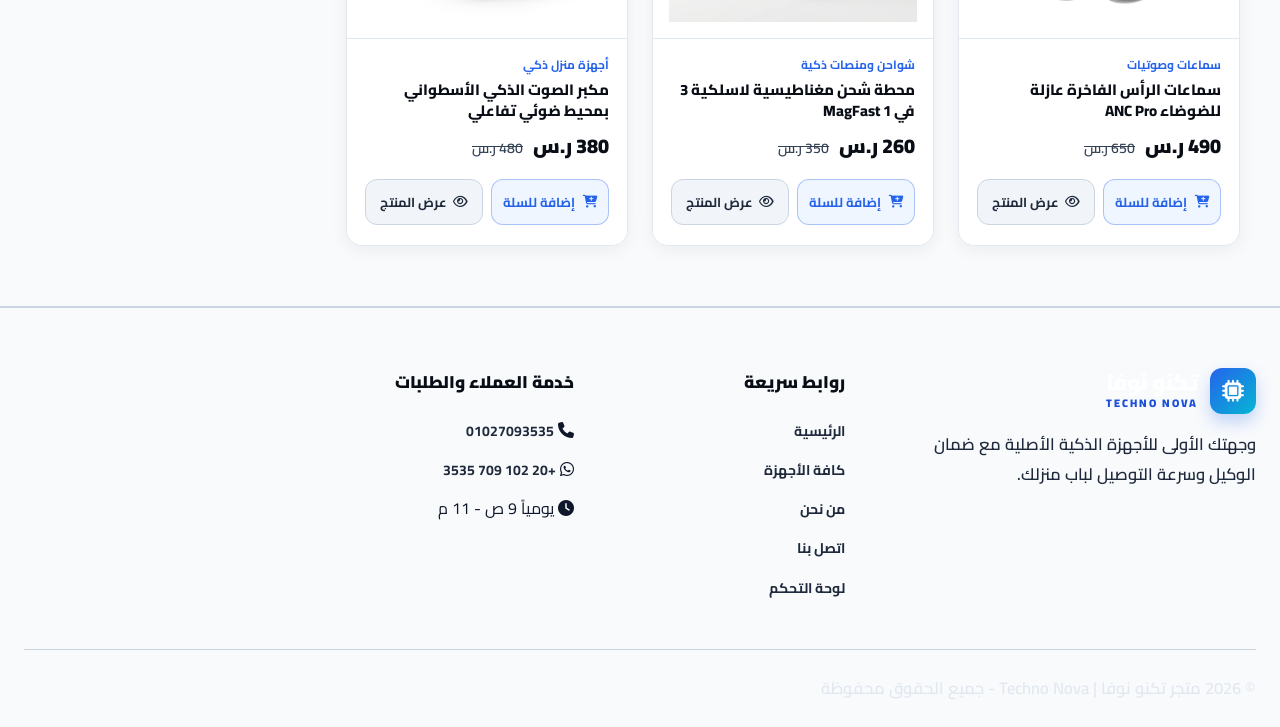
<file: product.html>
<!DOCTYPE html>
<html lang="ar" dir="rtl">
<head>
    <meta charset="UTF-8">
    <meta name="viewport" content="width=device-width, initial-scale=1.0">
    <title id="pageTitle">تفاصيل المنتج | تكنو نوفا - Techno Nova</title>
    <!-- Font Awesome 6 -->
    <link rel="stylesheet" href="https://cdnjs.cloudflare.com/ajax/libs/font-awesome/6.5.1/css/all.min.css">
    <!-- Main Style -->
    <link rel="stylesheet" href="css/style.css">
    <style>
        .product-page-container {
            max-width: 1240px;
            margin: 40px auto 60px;
            padding: 0 20px;
        }
        .tech-breadcrumb {
            display: flex;
            align-items: center;
            gap: 10px;
            font-size: 0.9rem;
            color: #64748b;
            margin-bottom: 30px;
        }
        .tech-breadcrumb a { color: #0284c7; text-decoration: none; }
        .tech-breadcrumb a:hover { text-decoration: underline; }
        
        .product-detail-grid {
            display: grid;
            grid-template-columns: 1fr 1.1fr;
            gap: 45px;
            background: #ffffff;
            border-radius: 24px;
            padding: 40px;
            border: 1px solid var(--color-border);
            box-shadow: 0 10px 30px rgba(15,23,42,0.05);
        }
        @media (max-width: 900px) {
            .product-detail-grid { grid-template-columns: 1fr; padding: 25px; }
        }
        
        .product-gallery {
            position: relative;
        }
        .product-main-img-box {
            position: relative;
            background: #f8fafc;
            border-radius: 20px;
            overflow: hidden;
            border: 1px solid var(--color-border);
            height: 420px;
            display: flex;
            align-items: center;
            justify-content: center;
        }
        .product-main-img-box img {
            width: 100%;
            height: 100%;
            object-fit: cover;
            transition: transform 0.4s ease;
        }
        .product-main-img-box:hover img {
            transform: scale(1.05);
        }
        
        .product-info-col h1 {
            font-size: 1.8rem;
            font-weight: 800;
            color: #0f172a;
            line-height: 1.35;
            margin: 12px 0 15px;
        }
        
        .product-meta-row {
            display: flex;
            align-items: center;
            gap: 15px;
            margin-bottom: 20px;
            flex-wrap: wrap;
        }
        .stock-badge {
            background: #dcfce7;
            color: #16a34a;
            padding: 5px 12px;
            border-radius: 30px;
            font-size: 0.82rem;
            font-weight: 700;
            display: inline-flex;
            align-items: center;
            gap: 6px;
        }
        
        .product-price-box {
            background: #f0f9ff;
            border: 1px solid #bae6fd;
            border-radius: 16px;
            padding: 20px;
            margin-bottom: 25px;
            display: flex;
            align-items: center;
            justify-content: space-between;
        }
        .current-price-lg {
            font-size: 2rem;
            font-weight: 900;
            color: #0284c7;
        }
        .old-price-lg {
            font-size: 1.1rem;
            color: #94a3b8;
            text-decoration: line-through;
            margin-right: 10px;
        }
        
        .action-btns-grid {
            display: grid;
            grid-template-columns: 1fr 1fr;
            gap: 15px;
            margin-top: 30px;
        }
        @media (max-width: 600px) {
            .action-btns-grid { grid-template-columns: 1fr; }
        }
        
        .btn-add-cart-lg {
            background: #0284c7;
            color: #fff;
            border: none;
            padding: 16px;
            border-radius: 14px;
            font-size: 1.05rem;
            font-weight: 800;
            cursor: pointer;
            display: flex;
            align-items: center;
            justify-content: center;
            gap: 10px;
            transition: 0.25s;
            box-shadow: 0 6px 20px rgba(2, 132, 199, 0.35);
        }
        .btn-add-cart-lg:hover {
            background: #0369a1;
            transform: translateY(-2px);
        }
        
        .btn-wa-order-lg {
            background: #22c55e;
            color: #fff;
            border: none;
            padding: 16px;
            border-radius: 14px;
            font-size: 1.05rem;
            font-weight: 800;
            cursor: pointer;
            display: flex;
            align-items: center;
            justify-content: center;
            gap: 10px;
            transition: 0.25s;
            box-shadow: 0 6px 20px rgba(34, 197, 94, 0.35);
            text-decoration: none;
        }
        .btn-wa-order-lg:hover {
            background: #16a34a;
            transform: translateY(-2px);
            color: #fff;
        }
        
        .product-tabs-box {
            background: #ffffff;
            border-radius: 20px;
            border: 1px solid var(--color-border);
            margin-top: 40px;
            padding: 35px;
        }
        .tab-buttons {
            display: flex;
            gap: 15px;
            border-bottom: 2px solid #f1f5f9;
            padding-bottom: 15px;
            margin-bottom: 25px;
            overflow-x: auto;
        }
        .tab-btn {
            background: none;
            border: none;
            font-size: 1.05rem;
            font-weight: 700;
            color: #64748b;
            padding: 8px 16px;
            border-radius: 8px;
            cursor: pointer;
            transition: 0.2s;
        }
        .tab-btn.active {
            color: #0284c7;
            background: #e0f2fe;
        }
        
        .specs-table {
            width: 100%;
            border-collapse: collapse;
        }
        .specs-table td {
            padding: 14px 18px;
            border-bottom: 1px solid #f1f5f9;
            font-size: 0.95rem;
        }
        .specs-table tr:nth-child(even) { background: #f8fafc; }
        .specs-table td:first-child { font-weight: 700; color: #0f172a; width: 35%; }
        
        .qty-control {
            display: flex;
            align-items: center;
            gap: 12px;
            margin-bottom: 20px;
        }
        .qty-btn-lg {
            width: 40px;
            height: 40px;
            border-radius: 10px;
            border: 1px solid #cbd5e1;
            background: #f8fafc;
            font-size: 1.2rem;
            font-weight: 700;
            cursor: pointer;
            display: flex;
            align-items: center;
            justify-content: center;
        }
        .qty-val-lg {
            font-size: 1.2rem;
            font-weight: 800;
            min-width: 30px;
            text-align: center;
        }
    </style>
</head>
<body>

    <!-- Authentic Tech Header -->
    <header class="tech-header">
        <div class="tech-container">
            <div class="tech-header-main">
                <a href="index.html" class="tech-logo-link">
                    <div class="tech-logo-icon">
                        <i class="fa-solid fa-microchip"></i>
                    </div>
                    <div class="tech-logo-text">
                        <span class="tech-logo-title">تكنو نوفا</span>
                        <span class="tech-logo-sub">TECHNO NOVA</span>
                    </div>
                </a>

                <div class="tech-search-bar">
                    <form onsubmit="event.preventDefault(); window.location.href='shop.html?search=' + encodeURIComponent(document.getElementById('techSearchInput').value);" style="display:flex; width:100%;">
                        <input type="text" id="techSearchInput" class="tech-search-input" placeholder="ابحث في أكثر من 1,000 جهاز ذكي وملحق أصلي...">
                        <button type="submit" class="tech-search-btn">
                            <i class="fa-solid fa-magnifying-glass"></i>
                            <span>بحث</span>
                        </button>
                    </form>
                </div>

                <div class="tech-header-actions">
                    <a href="admin/index.html" class="tech-action-btn" title="لوحة التحكم الإدارية" style="background: rgba(2, 132, 199, 0.12); color: #0284c7; font-weight: 700; border-radius: 12px; border: 1px solid rgba(2, 132, 199, 0.3);">
                        <i class="fa-solid fa-user-shield"></i>
                    </a>
                    <button class="tech-action-btn" onclick="toggleCartDrawer()" title="سلة المشتريات">
                        <i class="fa-solid fa-cart-shopping"></i>
                        <span class="tech-action-badge" id="cartCountBadge">0</span>
                    </button>
                </div>
            </div>
        </div>

        <nav class="tech-navbar">
            <div class="tech-container">
                <div class="tech-navbar-inner">
                    <ul class="tech-nav-menu">
                        <li class="tech-nav-item">
                            <a href="shop.html" class="tech-nav-mega-btn" style="background-color: #2563eb !important; color: #ffffff !important;">
                                <i class="fa-solid fa-layer-group" style="color: #ffffff !important;"></i>
                                <span style="color: #ffffff !important;">كافة الأقسام الذكية</span>
                            </a>
                        </li>
                        <li class="tech-nav-item"><a href="index.html">الرئيسية</a></li>
                        <li class="tech-nav-item"><a href="shop.html">المتجر</a></li>
                        <li class="tech-nav-item"><a href="about.html">من نحن</a></li>
                        <li class="tech-nav-item"><a href="contact.html">اتصل بنا</a></li>
                    </ul>
                    <div class="tech-nav-hotline">
                        <i class="fa-solid fa-headset"></i>
                        <span>الخط الساخن: <a href="tel:01027093535" style="color:inherit; font-weight:700;">01027093535</a></span>
                    </div>
                </div>
            </div>
        </nav>
    </header>

    <!-- Product Details Container -->
    <main class="product-page-container">
        <!-- Breadcrumb -->
        <div class="tech-breadcrumb">
            <a href="index.html"><i class="fa-solid fa-house"></i> الرئيسية</a>
            <i class="fa-solid fa-chevron-left" style="font-size:0.7rem;"></i>
            <a href="shop.html">المتجر والأجهزة</a>
            <i class="fa-solid fa-chevron-left" style="font-size:0.7rem;"></i>
            <span id="breadcrumbCategory">الأجهزة</span>
            <i class="fa-solid fa-chevron-left" style="font-size:0.7rem;"></i>
            <span id="breadcrumbTitle" style="color:#0f172a; font-weight:700;">جاري التحميل...</span>
        </div>

        <div class="product-detail-grid" id="productDetailBox">
            <!-- Left Gallery -->
            <div class="product-gallery">
                <div class="product-main-img-box">
                    <img id="detailImg" src="images/prod_smart_watch.jpg" alt="صورة المنتج">
                </div>
                <div style="display:grid; grid-template-columns:repeat(3, 1fr); gap:12px; margin-top:16px;">
                    <div style="background:#f8fafc; border:1px solid #e2e8f0; border-radius:12px; padding:12px; text-align:center;">
                        <i class="fa-solid fa-shield-halved" style="color:#0284c7; font-size:1.3rem; margin-bottom:5px;"></i>
                        <div style="font-size:0.8rem; font-weight:700;">ضمان سنتين</div>
                    </div>
                    <div style="background:#f8fafc; border:1px solid #e2e8f0; border-radius:12px; padding:12px; text-align:center;">
                        <i class="fa-solid fa-truck-fast" style="color:#0284c7; font-size:1.3rem; margin-bottom:5px;"></i>
                        <div style="font-size:0.8rem; font-weight:700;">شحن 24-48 ساعة</div>
                    </div>
                    <div style="background:#f8fafc; border:1px solid #e2e8f0; border-radius:12px; padding:12px; text-align:center;">
                        <i class="fa-solid fa-rotate-left" style="color:#0284c7; font-size:1.3rem; margin-bottom:5px;"></i>
                        <div style="font-size:0.8rem; font-weight:700;">استرجاع 14 يوم</div>
                    </div>
                </div>
            </div>

            <!-- Right Info -->
            <div class="product-info-col">
                <div class="product-meta-row">
                    <span id="detailBadge" class="tech-badge" style="background:#0284c7; color:#fff; padding:4px 12px; border-radius:20px; font-weight:700; font-size:0.8rem;">جديد</span>
                    <span class="stock-badge"><i class="fa-solid fa-circle-check"></i> متوفر في المستودع</span>
                    <span id="detailRating" style="color:#f59e0b; font-weight:700;"><i class="fa-solid fa-star"></i> 4.9 (120+ تقييم)</span>
                </div>

                <h1 id="detailTitle">ساعة ألترا برو الذكية تيتانيوم AMOLED</h1>
                <p id="detailDesc" style="color:#475569; font-size:1rem; line-height:1.7; margin-bottom:20px;">
                    جاري تحميل المواصفات...
                </p>

                <div class="product-price-box">
                    <div>
                        <span style="font-size:0.85rem; color:#64748b; display:block;">السعر الخاص للعرض:</span>
                        <span id="detailPrice" class="current-price-lg">680 ر.س</span>
                        <span id="detailOldPrice" class="old-price-lg">890 ر.س</span>
                    </div>
                    <span style="background:#ef4444; color:#fff; padding:6px 14px; border-radius:30px; font-weight:800; font-size:0.85rem;">شامل الضريبة 15%</span>
                </div>

                <!-- Quantity -->
                <div class="qty-control">
                    <span style="font-weight:700; color:#0f172a; margin-left:10px;">الكمية:</span>
                    <button class="qty-btn-lg" onclick="changeDetailQty(-1)">-</button>
                    <span class="qty-val-lg" id="detailQty">1</span>
                    <button class="qty-btn-lg" onclick="changeDetailQty(1)">+</button>
                </div>

                <!-- Buttons -->
                <div class="action-btns-grid">
                    <button class="btn-add-cart-lg" onclick="addCurrentProductToCart()">
                        <i class="fa-solid fa-cart-plus"></i> أضف إلى السلة
                    </button>
                    <a id="btnDirectWhatsApp" href="#" target="_blank" class="btn-wa-order-lg">
                        <i class="fa-brands fa-whatsapp" style="font-size:1.3rem;"></i> طلب فوري عبر واتساب
                    </a>
                </div>
            </div>
        </div>

        <!-- Product Details Tabs -->
        <div class="product-tabs-box">
            <div class="tab-buttons">
                <button class="tab-btn active" onclick="switchProductTab('specsTab')">المواصفات الفنية التفصيلية</button>
                <button class="tab-btn" onclick="switchProductTab('warrantyTab')">الضمان وسياسة التوصيل</button>
                <button class="tab-btn" onclick="switchProductTab('reviewsTab')">تجارب وتقييمات العملاء</button>
            </div>

            <div id="specsTab" class="product-tab-content">
                <table class="specs-table" id="specsTableBody"></table>
            </div>

            <div id="warrantyTab" class="product-tab-content" style="display:none; line-height:1.8; color:#334155;">
                <h3 style="font-weight:800; margin-bottom:12px; color:#0f172a;"><i class="fa-solid fa-certificate" style="color:#0284c7;"></i> وثيقة الضمان الذهبي لمدة عامين:</h3>
                <p id="detailWarrantyText">كافة الأجهزة الإلكترونية مشمولة بضمان رسمي معتمد لمدة 24 شهراً يشمل الصيانة والاستبدال الفوري في حال وجود أي عيب مصنعي.</p>
                <h4 style="font-weight:700; margin:20px 0 8px; color:#0f172a;"><i class="fa-solid fa-truck" style="color:#0284c7;"></i> مواعيد وسياسة الشحن:</h4>
                <p>يتم تجهيز وشحن الطلبات فور تأكيدها، مع توفير التوصيل لكافة المدن خلال 24 إلى 48 ساعة كحد أقصى، مع إمكانية فحص الجهاز قبل الاستلام.</p>
            </div>

            <div id="reviewsTab" class="product-tab-content" style="display:none;">
                <div style="display:flex; align-items:center; gap:20px; background:#f8fafc; padding:20px; border-radius:14px; margin-bottom:20px;">
                    <div style="font-size:3rem; font-weight:900; color:#0284c7;" id="reviewsScore">4.9</div>
                    <div>
                        <div style="color:#f59e0b; font-size:1.2rem; margin-bottom:4px;">
                            <i class="fa-solid fa-star"></i><i class="fa-solid fa-star"></i><i class="fa-solid fa-star"></i><i class="fa-solid fa-star"></i><i class="fa-solid fa-star"></i>
                        </div>
                        <div style="color:#64748b; font-size:0.9rem;">بناءً على تقييم المشترين المعتمدين للمنتج</div>
                    </div>
                </div>
                <div id="reviewsList" style="display:flex; flex-direction:column; gap:15px;"></div>
            </div>
        </div>

        <!-- Related Products -->
        <div style="margin-top:60px;">
            <div style="display:flex; justify-content:space-between; align-items:center; margin-bottom:25px;">
                <h2 style="font-size:1.5rem; font-weight:800; color:#0f172a;">أجهزة أخرى قد تهمك</h2>
                <a href="shop.html" style="color:#0284c7; font-weight:700; text-decoration:none;">عرض كافة المنتجات <i class="fa-solid fa-arrow-left"></i></a>
            </div>
            <div class="tech-products-grid" id="relatedProductsGrid" style="grid-template-columns:repeat(auto-fill, minmax(280px, 1fr));"></div>
        </div>
    </main>

    <!-- Authentic Footer -->
    <footer class="tech-footer">
        <div class="tech-container">
            <div class="tech-footer-grid">
                <div class="tech-footer-col">
                    <div class="tech-logo-link" style="margin-bottom: 16px;">
                        <div class="tech-logo-icon"><i class="fa-solid fa-microchip"></i></div>
                        <div class="tech-logo-text">
                            <span class="tech-logo-title" style="color:#fff;">تكنو نوفا</span>
                            <span class="tech-logo-sub">TECHNO NOVA</span>
                        </div>
                    </div>
                    <p style="color:#94a3b8; font-size:0.9rem; line-height:1.7;">وجهتك الأولى للأجهزة الذكية الأصلية مع ضمان الوكيل وسرعة التوصيل لباب منزلك.</p>
                </div>
                <div class="tech-footer-col">
                    <h4 class="tech-footer-title">روابط سريعة</h4>
                    <ul class="tech-footer-links">
                        <li><a href="index.html">الرئيسية</a></li>
                        <li><a href="shop.html">كافة الأجهزة</a></li>
                        <li><a href="about.html">من نحن</a></li>
                        <li><a href="contact.html">اتصل بنا</a></li>
                        <li><a href="admin/index.html">لوحة التحكم</a></li>
                    </ul>
                </div>
                <div class="tech-footer-col">
                    <h4 class="tech-footer-title">خدمة العملاء والطلبات</h4>
                    <ul class="tech-footer-links">
                        <li><i class="fa-solid fa-phone"></i> <a href="tel:01027093535">01027093535</a></li>
                        <li><i class="fa-brands fa-whatsapp"></i> <a href="https://wa.me/201027093535" target="_blank">+20 102 709 3535</a></li>
                        <li><i class="fa-solid fa-clock"></i> يومياً 9 ص - 11 م</li>
                    </ul>
                </div>
            </div>
            <div class="tech-footer-bottom">
                <p>© 2026 متجر تكنو نوفا | Techno Nova - جميع الحقوق محفوظة</p>
            </div>
        </div>
    </footer>

    <!-- Slide-Out Cart Drawer -->
    <div class="tech-drawer-overlay" id="cartOverlay" onclick="toggleCartDrawer()"></div>
    <div class="tech-cart-drawer" id="cartDrawer">
        <div class="tech-drawer-header">
            <h3><i class="fa-solid fa-bag-shopping" style="color: var(--color-primary);"></i> سلة مشترياتك (<span id="cartCountHeader">0</span>)</h3>
            <button class="tech-drawer-close" onclick="toggleCartDrawer()"><i class="fa-solid fa-xmark"></i></button>
        </div>
        <div class="tech-drawer-body" id="cartItemsContainer"></div>
        <div class="tech-drawer-footer">
            <div class="tech-drawer-total">
                <span>الإجمالي المقدر:</span>
                <span id="cartTotalSum" style="color: var(--color-primary);">0 ر.س</span>
            </div>
            <button class="tech-drawer-checkout" onclick="proceedCheckout()">
                <span>إتمام الطلب عبر واتساب</span>
                <i class="fa-solid fa-arrow-left"></i>
            </button>
        </div>
    </div>

    <!-- Toast Notification -->
    <div class="tech-toast" id="techToast">
        <i class="fa-solid fa-circle-check" style="color: #22c55e; font-size: 18px;"></i>
        <span id="toastMsg">تمت الإضافة بنجاح!</span>
    </div>

    <!-- Floating WhatsApp -->
    <a href="https://wa.me/201027093535" target="_blank" class="tech-floating-whatsapp" style="position: fixed; bottom: 25px; right: 25px; width: 60px; height: 60px; background: #25d366; color: #fff; border-radius: 50%; display: flex; align-items: center; justify-content: center; font-size: 30px; box-shadow: 0 4px 20px rgba(37, 211, 102, 0.5); z-index: 9999; text-decoration: none;" title="تواصل عبر واتساب">
        <i class="fa-brands fa-whatsapp"></i>
    </a>

    <script src="js/store.js"></script>
    <script>
        let currentProd = null;
        let selectedQty = 1;

        async function initProductPage() {
            const urlParams = new URLSearchParams(window.location.search);
            const prodId = parseInt(urlParams.get('id') || '1');

            // Fetch product data
            let products = [];
            const local = localStorage.getItem('techno_store_data');
            if (local) {
                const parsed = JSON.parse(local);
                products = parsed.products || [];
            } else {
                try {
                    const res = await fetch('data/products.json?v=' + Date.now());
                    const data = await res.json();
                    products = data.products || [];
                } catch(e) { console.error(e); }
            }

            currentProd = products.find(p => p.id === prodId) || products[0];
            if (!currentProd) return;

            document.getElementById('pageTitle').textContent = `${currentProd.name} | تكنو نوفا`;
            document.getElementById('breadcrumbTitle').textContent = currentProd.name;
            document.getElementById('breadcrumbCategory').textContent = currentProd.categoryName || 'الأجهزة الذكية';
            document.getElementById('detailTitle').textContent = currentProd.name;
            document.getElementById('detailDesc').textContent = currentProd.description;
            document.getElementById('detailPrice').textContent = `${currentProd.price} ر.س`;
            document.getElementById('detailOldPrice').textContent = currentProd.oldPrice ? `${currentProd.oldPrice} ر.س` : '';
            document.getElementById('detailImg').src = currentProd.image;
            document.getElementById('detailImg').alt = currentProd.name;
            document.getElementById('detailBadge').textContent = currentProd.badge || 'عرض خاص';
            document.getElementById('detailRating').innerHTML = `<i class="fa-solid fa-star"></i> ${currentProd.rating || 5.0} (${currentProd.reviewsCount || 80}+ تقييم)`;

            if (currentProd.warranty) {
                document.getElementById('detailWarrantyText').textContent = currentProd.warranty;
            }

            // Specs table
            const specsBody = document.getElementById('specsTableBody');
            if (currentProd.specs && currentProd.specs.length > 0) {
                specsBody.innerHTML = currentProd.specs.map(s => {
                    const parts = s.split(':');
                    if (parts.length > 1) {
                        return `<tr><td>${parts[0].trim()}</td><td>${parts.slice(1).join(':').trim()}</td></tr>`;
                    }
                    return `<tr><td>الميزة والمواصفة</td><td>${s}</td></tr>`;
                }).join('');
            }

            // Direct WhatsApp link
            const waMsg = `مرحباً، أود الاستفسار وطلب شراء: *${currentProd.name}*\nالسعر: *${currentProd.price} ر.س*\nالكمية المطلوبة: *${selectedQty}*\nرابط المنتج: ${window.location.href}`;
            let waPhone = "201027093535";
                try {
                    const localStore = JSON.parse(localStorage.getItem('techno_store_data') || '{}');
                    if (localStore && localStore.settings && localStore.settings.whatsappFormatted) {
                        waPhone = localStore.settings.whatsappFormatted;
                    }
                } catch(e) {}
                document.getElementById('btnDirectWhatsApp').href = `https://wa.me/${waPhone}?text=${encodeURIComponent(waMsg)}`;

            // Render Related
            const relatedGrid = document.getElementById('relatedProductsGrid');
            const related = products.filter(p => p.id !== currentProd.id).slice(0, 3);
            relatedGrid.innerHTML = related.map(p => `
                <div class="tech-card" style="box-shadow: 0 4px 18px rgba(0,0,0,0.06); border: 1px solid #e2e8f0; border-radius: 16px;">
                    <span class="tech-card-badge">${p.badge || 'مميز'}</span>
                    <a href="product?id=${p.id}" class="tech-card-img-box" style="text-decoration:none; display:block;">
                        <img decoding="async" src="${p.image}" alt="${p.name}">
                    </a>
                    <div class="tech-card-body">
                        <div>
                            <div class="tech-card-cat">${p.categoryName || 'إلكترونيات'}</div>
                            <h4 class="tech-card-title"><a href="product?id=${p.id}" style="color:inherit; text-decoration:none;">${p.name}</a></h4>
                        </div>
                        <div>
                            <div class="tech-card-pricing">
                                <span class="tech-price-current">${p.price} ر.س</span>
                                ${p.oldPrice ? `<span class="tech-price-old">${p.oldPrice} ر.س</span>` : ''}
                            </div>
                            <div class="tech-card-actions">
                                <button class="tech-btn-add" onclick="addToCart('${p.name.replace(/'/g, "\\'")}', ${p.price}, '${p.image}')">
                                    <i class="fa-solid fa-cart-plus"></i>
                                    <span>إضافة للسلة</span>
                                </button>
                                <a href="product?id=${p.id}" class="tech-btn-view">
                                    <i class="fa-regular fa-eye"></i>
                                    <span>عرض المنتج</span>
                                </a>
                            </div>
                        </div>
                    </div>
                </div>
            `).join('');

            // Fake reviews
            const reviewsList = document.getElementById('reviewsList');
            reviewsList.innerHTML = `
                <div style="background:#fff; border:1px solid #e2e8f0; border-radius:12px; padding:16px;">
                    <div style="display:flex; justify-content:space-between; margin-bottom:8px;">
                        <strong>فهد السبيعي</strong>
                        <span style="color:#f59e0b;"><i class="fa-solid fa-star"></i><i class="fa-solid fa-star"></i><i class="fa-solid fa-star"></i><i class="fa-solid fa-star"></i><i class="fa-solid fa-star"></i></span>
                    </div>
                    <p style="color:#475569; font-size:0.9rem;">منتج ممتاز جداً وتجربة الشراء كانت سلسة، التوصيل وصل في أقل من 24 ساعة والجهاز أصلي 100%.</p>
                </div>
                <div style="background:#fff; border:1px solid #e2e8f0; border-radius:12px; padding:16px;">
                    <div style="display:flex; justify-content:space-between; margin-bottom:8px;">
                        <strong>ياسر العمري</strong>
                        <span style="color:#f59e0b;"><i class="fa-solid fa-star"></i><i class="fa-solid fa-star"></i><i class="fa-solid fa-star"></i><i class="fa-solid fa-star"></i><i class="fa-solid fa-star"></i></span>
                    </div>
                    <p style="color:#475569; font-size:0.9rem;">خامات فاخرة وصوت نقي جداً، شكراً لفريق خدمة العملاء على حسن التعامل وسرعة الرد عبر واتساب.</p>
                </div>
            `;
        }

        function changeDetailQty(delta) {
            selectedQty = Math.max(1, selectedQty + delta);
            document.getElementById('detailQty').textContent = selectedQty;
            if (currentProd) {
                const waMsg = `مرحباً، أود الاستفسار وطلب شراء: *${currentProd.name}*\nالسعر: *${currentProd.price} ر.س*\nالكمية المطلوبة: *${selectedQty}*\nرابط المنتج: ${window.location.href}`;
                let waPhone = "201027093535";
                try {
                    const localStore = JSON.parse(localStorage.getItem('techno_store_data') || '{}');
                    if (localStore && localStore.settings && localStore.settings.whatsappFormatted) {
                        waPhone = localStore.settings.whatsappFormatted;
                    }
                } catch(e) {}
                document.getElementById('btnDirectWhatsApp').href = `https://wa.me/${waPhone}?text=${encodeURIComponent(waMsg)}`;
            }
        }

        function addCurrentProductToCart() {
            if (!currentProd) return;
            for (let i = 0; i < selectedQty; i++) {
                addToCart(currentProd.name, currentProd.price, currentProd.image);
            }
        }

        function switchProductTab(tabId) {
            document.querySelectorAll('.product-tab-content').forEach(el => el.style.display = 'none');
            document.querySelectorAll('.tab-btn').forEach(btn => btn.classList.remove('active'));
            document.getElementById(tabId).style.display = 'block';
            event.target.classList.add('active');
        }

        document.addEventListener('DOMContentLoaded', initProductPage);
    </script>
</body>
</html>
</file>
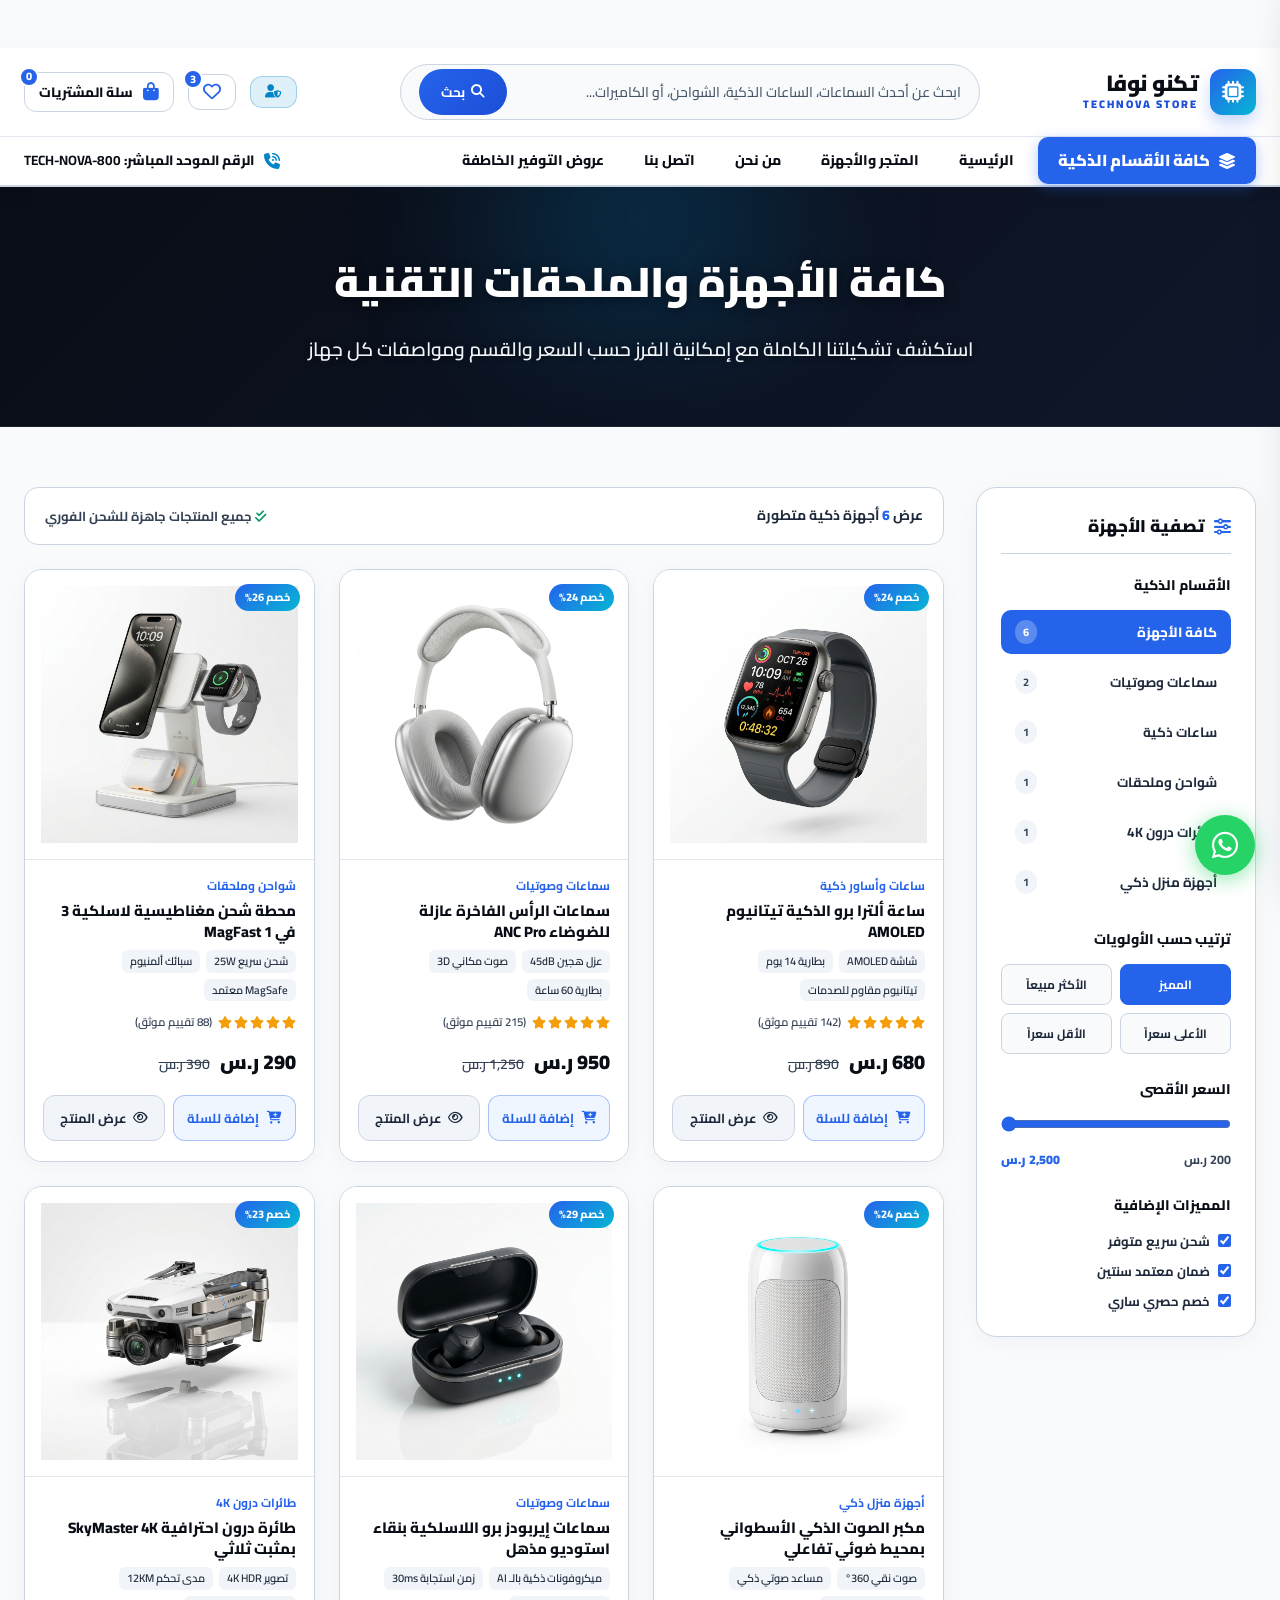
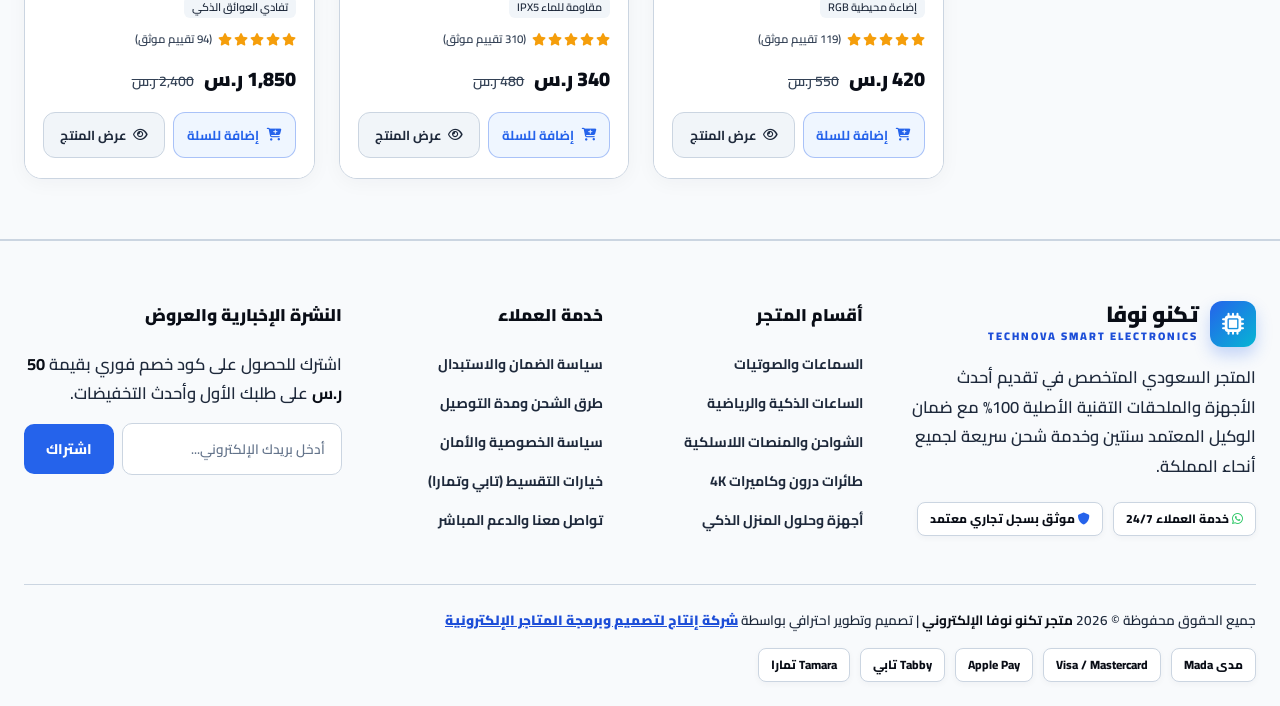
<file: shop.html>
<!DOCTYPE html>
<html lang="ar" dir="rtl">
<head>
    <meta charset="UTF-8">
    <meta name="viewport" content="width=device-width, initial-scale=1.0">
    <title>كافة الأجهزة الذكية | متجر تكنو نوفا - Techno Nova</title>
    <meta name="description" content="عالم التكنولوجيا الذكية بين يديك.. أداء فائق وتجربة استثنائية مع أحدث الساعات الذكية وسماعات الرأس وقواعد الشحن.">
    <!-- Font Awesome 6 Pro / Free -->
    <link rel="stylesheet" href="https://cdnjs.cloudflare.com/ajax/libs/font-awesome/6.5.1/css/all.min.css">
    <!-- Main Style -->
    <link rel="stylesheet" href="css/style.css">
</head>
<body>

<header class="tech-header">
        <div class="tech-container">
            <div class="tech-header-main">
                <!-- Logo -->
                <a href="#" class="tech-logo-link">
                    <div class="tech-logo-icon">
                        <i class="fa-solid fa-microchip"></i>
                    </div>
                    <div class="tech-logo-text">
                        <span class="tech-logo-title">تكنو نوفا</span>
                        <span class="tech-logo-sub">TECHNOVA STORE</span>
                    </div>
                </a>

                <!-- Search Form -->
                <form class="tech-search-form" onsubmit="event.preventDefault(); searchProducts();">
                    <input type="text" id="searchInput" class="tech-search-input" placeholder="ابحث عن أحدث السماعات، الساعات الذكية، الشواحن، أو الكاميرات..." onkeyup="searchProducts()">
                    <button type="submit" class="tech-search-btn">
                        <i class="fa-solid fa-magnifying-glass"></i>
                        <span>بحث</span>
                    </button>
                </form>

                <!-- Header Actions -->
                <div class="tech-header-actions">
                <a href="admin/index.html" class="tech-action-btn" title="لوحة التحكم الإدارية" style="background: rgba(2, 132, 199, 0.12); color: #0284c7; font-weight: 700; border-radius: 12px; border: 1px solid rgba(2, 132, 199, 0.3);">
                    <i class="fa-solid fa-user-shield"></i>
                </a>

                    <div class="tech-action-btn" onclick="showToast('تمت إضافة المنتج إلى قائمة أجهزتك المفضلة ❤️')">
                        <i class="fa-regular fa-heart" style="font-size: 18px; color: var(--color-primary);"></i>
                        <span class="tech-action-badge">3</span>
                    </div>
                    <div class="tech-action-btn" onclick="toggleCartDrawer()">
                        <i class="fa-solid fa-bag-shopping" style="font-size: 18px; color: var(--color-primary);"></i>
                        <span>سلة المشتريات</span>
                        <span class="tech-action-badge" id="cartBadge">0</span>
                    </div>
                </div>
            </div>
        </div>

        <!-- Secondary Nav -->
        <div class="tech-navbar">
            <div class="tech-container">
                <div class="tech-navbar-inner">
                    <ul class="tech-nav-menu">
                        <li class="tech-nav-item">
                            <a href="shop.html" id="btnAllCategories" class="tech-nav-mega-btn" style="background-color: #2563eb !important; color: #ffffff !important;">
                                <i class="fa-solid fa-layer-group" style="color: #ffffff !important;"></i>
                                <span style="color: #ffffff !important;">كافة الأقسام الذكية</span>
                            </a>
                        </li>
                        <li class="tech-nav-item"><a href="index.html">الرئيسية</a></li>
                        <li class="tech-nav-item"><a href="shop.html">المتجر والأجهزة</a></li>
                        <li class="tech-nav-item"><a href="about.html">من نحن</a></li>
                        <li class="tech-nav-item"><a href="contact.html">اتصل بنا</a></li>
                        <li class="tech-nav-item"><a href="index.html#flashDeals">عروض التوفير الخاطفة</a></li>
                    </ul>
                    <div class="tech-nav-hotline">
                        <i class="fa-solid fa-phone-volume"></i>
                        <span>الرقم الموحد المباشر: <strong>800-TECH-NOVA</strong></span>
                    </div>
                </div>
            </div>
        </div>
    </header>
    <section class="tech-inner-hero">
        <div class="tech-inner-hero-inner">
            <h1 class="tech-inner-hero-title">كافة الأجهزة والملحقات التقنية</h1>
            <p class="tech-inner-hero-desc">استكشف تشكيلتنا الكاملة مع إمكانية الفرز حسب السعر والقسم ومواصفات كل جهاز</p>
        </div>
    </section>
<section class="tech-section" id="catalog">
        <div class="tech-container">
            <div class="tech-catalog-layout">
                <!-- Filter Sidebar -->
                <aside class="tech-sidebar">
                    <h3 class="tech-sidebar-title">
                        <i class="fa-solid fa-sliders" style="color: var(--color-primary);"></i>
                        <span>تصفية الأجهزة</span>
                    </h3>

                    <!-- Categories -->
                    <div class="tech-filter-group">
                        <label class="tech-filter-label">الأقسام الذكية</label>
                        <div class="tech-filter-cats">
                            <button class="tech-filter-cat-btn active" onclick="filterCategory('all', this)">
                                <span>كافة الأجهزة</span>
                                <span class="badge" id="badge-all">6</span>
                            </button>
                            <button class="tech-filter-cat-btn" onclick="filterCategory('audio', this)">
                                <span>سماعات وصوتيات</span>
                                <span class="badge" id="badge-audio">2</span>
                            </button>
                            <button class="tech-filter-cat-btn" onclick="filterCategory('watches', this)">
                                <span>ساعات ذكية</span>
                                <span class="badge" id="badge-watches">1</span>
                            </button>
                            <button class="tech-filter-cat-btn" onclick="filterCategory('chargers', this)">
                                <span>شواحن وملحقات</span>
                                <span class="badge" id="badge-chargers">1</span>
                            </button>
                            <button class="tech-filter-cat-btn" onclick="filterCategory('drones', this)">
                                <span>طائرات درون 4K</span>
                                <span class="badge" id="badge-drones">1</span>
                            </button>
                            <button class="tech-filter-cat-btn" onclick="filterCategory('smarthome', this)">
                                <span>أجهزة منزل ذكي</span>
                                <span class="badge" id="badge-smarthome">1</span>
                            </button>
                        </div>
                    </div>

                    <!-- Sort Options -->
                    <div class="tech-filter-group">
                        <label class="tech-filter-label">ترتيب حسب الأولويات</label>
                        <div class="tech-sort-grid">
                            <button class="tech-sort-btn active" onclick="sortProducts('featured', this)">المميز</button>
                            <button class="tech-sort-btn" onclick="sortProducts('bestseller', this)">الأكثر مبيعاً</button>
                            <button class="tech-sort-btn" onclick="sortProducts('price-desc', this)">الأعلى سعراً</button>
                            <button class="tech-sort-btn" onclick="sortProducts('price-asc', this)">الأقل سعراً</button>
                        </div>
                    </div>

                    <!-- Price Slider -->
                    <div class="tech-filter-group">
                        <label class="tech-filter-label">السعر الأقصى</label>
                        <input type="range" class="tech-price-slider" id="priceRange" min="200" max="2500" step="50" value="2500" oninput="filterByPrice(this.value)">
                        <div class="tech-price-display">
                            <span>200 ر.س</span>
                            <span id="priceDisplay" style="color: var(--color-primary); font-weight: 900;">2,500 ر.س</span>
                        </div>
                    </div>

                    <!-- Features Checklist -->
                    <div class="tech-filter-group" style="margin-bottom: 0;">
                        <label class="tech-filter-label">المميزات الإضافية</label>
                        <div style="display: flex; flex-direction: column; gap: 8px; font-size: 13px; font-weight: 700; color: var(--color-slate);">
                            <label style="display: flex; align-items: center; gap: 8px; cursor: pointer;">
                                <input type="checkbox" checked style="accent-color: var(--color-primary);"> شحن سريع متوفر
                            </label>
                            <label style="display: flex; align-items: center; gap: 8px; cursor: pointer;">
                                <input type="checkbox" checked style="accent-color: var(--color-primary);"> ضمان معتمد سنتين
                            </label>
                            <label style="display: flex; align-items: center; gap: 8px; cursor: pointer;">
                                <input type="checkbox" checked style="accent-color: var(--color-primary);"> خصم حصري ساري
                            </label>
                        </div>
                    </div>
                </aside>

                <!-- Products Catalog Area (Pre-rendered for instantaneous speed & reliability) -->
                <div class="tech-catalog-content">
                    <div class="tech-grid-header">
                        <div class="tech-grid-count">
                            عرض <span id="visibleCount">6</span> أجهزة ذكية متطورة
                        </div>
                        <div style="font-size: 13px; color: var(--color-muted); font-weight: 700;">
                            <i class="fa-solid fa-check-double" style="color: #059669;"></i> جميع المنتجات جاهزة للشحن الفوري
                        </div>
                    </div>

                    <!-- Products Grid -->
                    <div class="tech-products-grid" id="productsGrid">
                        <!-- Prod 1: Smart Watch -->
                        <div class="tech-card prod-item" data-cat="watches" data-price="680" data-sales="340" data-featured="1" data-name="ساعة ألترا برو الذكية تيتانيوم AMOLED">
                            <span class="tech-card-badge">خصم 24%</span>
                            <div class="tech-card-img-box">
                                <img decoding="async" src="images/prod_smart_watch.jpg" alt="ساعة ألترا برو الذكية تيتانيوم AMOLED" title="متجر تكنو نوفا للأجهزة الذكية">
                            </div>
                            <div class="tech-card-body">
                                <div>
                                    <div class="tech-card-cat">ساعات وأساور ذكية</div>
                                    <h4 class="tech-card-title"><a href="product?id=1" style="color:inherit; text-decoration:none; display:inline-block; transition:color 0.2s;" onmouseover="this.style.color=\'#0284c7\'" onmouseout="this.style.color=\'inherit\'">ساعة ألترا برو الذكية تيتانيوم AMOLED</a></h4>
                                    <div class="tech-card-specs">
                                        <span class="tech-spec-tag">شاشة AMOLED</span>
                                        <span class="tech-spec-tag">بطارية 14 يوم</span>
                                        <span class="tech-spec-tag">تيتانيوم مقاوم للصدمات</span>
                                    </div>
                                    <div class="tech-card-rating">
                                        <div class="tech-card-stars">
                                            <i class="fa-solid fa-star"></i><i class="fa-solid fa-star"></i><i class="fa-solid fa-star"></i><i class="fa-solid fa-star"></i><i class="fa-solid fa-star"></i>
                                        </div>
                                        <span class="tech-card-reviews">(142 تقييم موثق)</span>
                                    </div>
                                </div>
                                <div>
                                    <div class="tech-card-pricing">
                                        <span class="tech-price-current">680 ر.س</span>
                                        <span class="tech-price-old">890 ر.س</span>
                                    </div>
                                    <div class="tech-card-actions">
                                        <button class="tech-btn-add" onclick="addToCart('ساعة ألترا برو الذكية تيتانيوم AMOLED', 680, 'images/prod_smart_watch.jpg')">
                                            <i class="fa-solid fa-cart-plus"></i>
                                            <span>إضافة للسلة</span>
                                        </button>
                                        <a href="product?id=1" class="tech-btn-view">
                                            <i class="fa-regular fa-eye"></i>
                                            <span>عرض المنتج</span>
                                        </a>
                                    </div>
                                </div>
                            </div>
                        </div>

                        <!-- Prod 2: Headphones Pro -->
                        <div class="tech-card prod-item" data-cat="audio" data-price="950" data-sales="520" data-featured="1" data-name="سماعات الرأس الفاخرة عازلة للضوضاء ANC Pro">
                            <span class="tech-card-badge">خصم 24%</span>
                            <div class="tech-card-img-box">
                                <img decoding="async" src="images/prod_silver_headphones.jpg" alt="سماعات الرأس الفاخرة عازلة للضوضاء ANC Pro" title="متجر تكنو نوفا للأجهزة الذكية">
                            </div>
                            <div class="tech-card-body">
                                <div>
                                    <div class="tech-card-cat">سماعات وصوتيات</div>
                                    <h4 class="tech-card-title"><a href="product?id=2" style="color:inherit; text-decoration:none; display:inline-block; transition:color 0.2s;" onmouseover="this.style.color=\'#0284c7\'" onmouseout="this.style.color=\'inherit\'">سماعات الرأس الفاخرة عازلة للضوضاء ANC Pro</a></h4>
                                    <div class="tech-card-specs">
                                        <span class="tech-spec-tag">عزل هجين 45dB</span>
                                        <span class="tech-spec-tag">صوت مكاني 3D</span>
                                        <span class="tech-spec-tag">بطارية 60 ساعة</span>
                                    </div>
                                    <div class="tech-card-rating">
                                        <div class="tech-card-stars">
                                            <i class="fa-solid fa-star"></i><i class="fa-solid fa-star"></i><i class="fa-solid fa-star"></i><i class="fa-solid fa-star"></i><i class="fa-solid fa-star"></i>
                                        </div>
                                        <span class="tech-card-reviews">(215 تقييم موثق)</span>
                                    </div>
                                </div>
                                <div>
                                    <div class="tech-card-pricing">
                                        <span class="tech-price-current">950 ر.س</span>
                                        <span class="tech-price-old">1,250 ر.س</span>
                                    </div>
                                    <div class="tech-card-actions">
                                        <button class="tech-btn-add" onclick="addToCart('سماعات الرأس الفاخرة عازلة للضوضاء ANC Pro', 950, 'images/prod_silver_headphones.jpg')">
                                            <i class="fa-solid fa-cart-plus"></i>
                                            <span>إضافة للسلة</span>
                                        </button>
                                        <a href="product?id=2" class="tech-btn-view">
                                            <i class="fa-regular fa-eye"></i>
                                            <span>عرض المنتج</span>
                                        </a>
                                    </div>
                                </div>
                            </div>
                        </div>

                        <!-- Prod 3: Wireless Charger -->
                        <div class="tech-card prod-item" data-cat="chargers" data-price="290" data-sales="180" data-featured="0" data-name="محطة شحن مغناطيسية لاسلكية 3 في 1 MagFast">
                            <span class="tech-card-badge">خصم 26%</span>
                            <div class="tech-card-img-box">
                                <img decoding="async" src="images/prod_wireless_charger.jpg" alt="محطة شحن مغناطيسية لاسلكية 3 في 1 MagFast" title="متجر تكنو نوفا للأجهزة الذكية">
                            </div>
                            <div class="tech-card-body">
                                <div>
                                    <div class="tech-card-cat">شواحن وملحقات</div>
                                    <h4 class="tech-card-title"><a href="product?id=3" style="color:inherit; text-decoration:none; display:inline-block; transition:color 0.2s;" onmouseover="this.style.color=\'#0284c7\'" onmouseout="this.style.color=\'inherit\'">محطة شحن مغناطيسية لاسلكية 3 في 1 MagFast</a></h4>
                                    <div class="tech-card-specs">
                                        <span class="tech-spec-tag">شحن سريع 25W</span>
                                        <span class="tech-spec-tag">سبائك ألمنيوم</span>
                                        <span class="tech-spec-tag">MagSafe معتمد</span>
                                    </div>
                                    <div class="tech-card-rating">
                                        <div class="tech-card-stars">
                                            <i class="fa-solid fa-star"></i><i class="fa-solid fa-star"></i><i class="fa-solid fa-star"></i><i class="fa-solid fa-star"></i><i class="fa-solid fa-star"></i>
                                        </div>
                                        <span class="tech-card-reviews">(88 تقييم موثق)</span>
                                    </div>
                                </div>
                                <div>
                                    <div class="tech-card-pricing">
                                        <span class="tech-price-current">290 ر.س</span>
                                        <span class="tech-price-old">390 ر.س</span>
                                    </div>
                                    <div class="tech-card-actions">
                                        <button class="tech-btn-add" onclick="addToCart('محطة شحن مغناطيسية لاسلكية 3 في 1 MagFast', 290, 'images/prod_wireless_charger.jpg')">
                                            <i class="fa-solid fa-cart-plus"></i>
                                            <span>إضافة للسلة</span>
                                        </button>
                                        <a href="product?id=3" class="tech-btn-view">
                                            <i class="fa-regular fa-eye"></i>
                                            <span>عرض المنتج</span>
                                        </a>
                                    </div>
                                </div>
                            </div>
                        </div>

                        <!-- Prod 4: Smart Speaker -->
                        <div class="tech-card prod-item" data-cat="smarthome" data-price="420" data-sales="260" data-featured="0" data-name="مكبر الصوت الذكي الأسطواني بمحيط ضوئي تفاعلي">
                            <span class="tech-card-badge">خصم 24%</span>
                            <div class="tech-card-img-box">
                                <img decoding="async" src="images/prod_smart_speaker.jpg" alt="مكبر الصوت الذكي الأسطواني بمحيط ضوئي تفاعلي" title="متجر تكنو نوفا للأجهزة الذكية">
                            </div>
                            <div class="tech-card-body">
                                <div>
                                    <div class="tech-card-cat">أجهزة منزل ذكي</div>
                                    <h4 class="tech-card-title"><a href="product?id=4" style="color:inherit; text-decoration:none; display:inline-block; transition:color 0.2s;" onmouseover="this.style.color=\'#0284c7\'" onmouseout="this.style.color=\'inherit\'">مكبر الصوت الذكي الأسطواني بمحيط ضوئي تفاعلي</a></h4>
                                    <div class="tech-card-specs">
                                        <span class="tech-spec-tag">صوت نقي 360°</span>
                                        <span class="tech-spec-tag">مساعد صوتي ذكي</span>
                                        <span class="tech-spec-tag">إضاءة محيطية RGB</span>
                                    </div>
                                    <div class="tech-card-rating">
                                        <div class="tech-card-stars">
                                            <i class="fa-solid fa-star"></i><i class="fa-solid fa-star"></i><i class="fa-solid fa-star"></i><i class="fa-solid fa-star"></i><i class="fa-solid fa-star"></i>
                                        </div>
                                        <span class="tech-card-reviews">(119 تقييم موثق)</span>
                                    </div>
                                </div>
                                <div>
                                    <div class="tech-card-pricing">
                                        <span class="tech-price-current">420 ر.س</span>
                                        <span class="tech-price-old">550 ر.س</span>
                                    </div>
                                    <div class="tech-card-actions">
                                        <button class="tech-btn-add" onclick="addToCart('مكبر الصوت الذكي الأسطواني بمحيط ضوئي تفاعلي', 420, 'images/prod_smart_speaker.jpg')">
                                            <i class="fa-solid fa-cart-plus"></i>
                                            <span>إضافة للسلة</span>
                                        </button>
                                        <a href="product?id=4" class="tech-btn-view">
                                            <i class="fa-regular fa-eye"></i>
                                            <span>عرض المنتج</span>
                                        </a>
                                    </div>
                                </div>
                            </div>
                        </div>

                        <!-- Prod 5: Earbuds Pro -->
                        <div class="tech-card prod-item" data-cat="audio" data-price="340" data-sales="610" data-featured="1" data-name="سماعات إيربودز برو اللاسلكية بنقاء استوديو مذهل">
                            <span class="tech-card-badge">خصم 29%</span>
                            <div class="tech-card-img-box">
                                <img decoding="async" src="images/prod_earbuds_pro.jpg" alt="سماعات إيربودز برو اللاسلكية بنقاء استوديو مذهل" title="متجر تكنو نوفا للأجهزة الذكية">
                            </div>
                            <div class="tech-card-body">
                                <div>
                                    <div class="tech-card-cat">سماعات وصوتيات</div>
                                    <h4 class="tech-card-title"><a href="product?id=5" style="color:inherit; text-decoration:none; display:inline-block; transition:color 0.2s;" onmouseover="this.style.color=\'#0284c7\'" onmouseout="this.style.color=\'inherit\'">سماعات إيربودز برو اللاسلكية بنقاء استوديو مذهل</a></h4>
                                    <div class="tech-card-specs">
                                        <span class="tech-spec-tag">ميكروفونات ذكية بالـ AI</span>
                                        <span class="tech-spec-tag">زمن استجابة 30ms</span>
                                        <span class="tech-spec-tag">مقاومة للماء IPX5</span>
                                    </div>
                                    <div class="tech-card-rating">
                                        <div class="tech-card-stars">
                                            <i class="fa-solid fa-star"></i><i class="fa-solid fa-star"></i><i class="fa-solid fa-star"></i><i class="fa-solid fa-star"></i><i class="fa-solid fa-star"></i>
                                        </div>
                                        <span class="tech-card-reviews">(310 تقييم موثق)</span>
                                    </div>
                                </div>
                                <div>
                                    <div class="tech-card-pricing">
                                        <span class="tech-price-current">340 ر.س</span>
                                        <span class="tech-price-old">480 ر.س</span>
                                    </div>
                                    <div class="tech-card-actions">
                                        <button class="tech-btn-add" onclick="addToCart('سماعات إيربودز برو اللاسلكية بنقاء استوديو مذهل', 340, 'images/prod_earbuds_pro.jpg')">
                                            <i class="fa-solid fa-cart-plus"></i>
                                            <span>إضافة للسلة</span>
                                        </button>
                                        <a href="product?id=5" class="tech-btn-view">
                                            <i class="fa-regular fa-eye"></i>
                                            <span>عرض المنتج</span>
                                        </a>
                                    </div>
                                </div>
                            </div>
                        </div>

                        <!-- Prod 6: Drone 4K -->
                        <div class="tech-card prod-item" data-cat="drones" data-price="1850" data-sales="110" data-featured="1" data-name="طائرة درون احترافية SkyMaster 4K بمثبت ثلاثي المحاور">
                            <span class="tech-card-badge">خصم 23%</span>
                            <div class="tech-card-img-box">
                                <img decoding="async" src="images/prod_smart_drone.jpg" alt="طائرة درون احترافية SkyMaster 4K بمثبت ثلاثي المحاور" title="متجر تكنو نوفا للأجهزة الذكية">
                            </div>
                            <div class="tech-card-body">
                                <div>
                                    <div class="tech-card-cat">طائرات درون 4K</div>
                                    <h4 class="tech-card-title"><a href="product?id=6" style="color:inherit; text-decoration:none; display:inline-block; transition:color 0.2s;" onmouseover="this.style.color=\'#0284c7\'" onmouseout="this.style.color=\'inherit\'">طائرة درون احترافية SkyMaster 4K بمثبت ثلاثي</a></h4>
                                    <div class="tech-card-specs">
                                        <span class="tech-spec-tag">تصوير 4K HDR</span>
                                        <span class="tech-spec-tag">مدى تحكم 12KM</span>
                                        <span class="tech-spec-tag">تفادي العوائق الذكي</span>
                                    </div>
                                    <div class="tech-card-rating">
                                        <div class="tech-card-stars">
                                            <i class="fa-solid fa-star"></i><i class="fa-solid fa-star"></i><i class="fa-solid fa-star"></i><i class="fa-solid fa-star"></i><i class="fa-solid fa-star"></i>
                                        </div>
                                        <span class="tech-card-reviews">(94 تقييم موثق)</span>
                                    </div>
                                </div>
                                <div>
                                    <div class="tech-card-pricing">
                                        <span class="tech-price-current">1,850 ر.س</span>
                                        <span class="tech-price-old">2,400 ر.س</span>
                                    </div>
                                    <div class="tech-card-actions">
                                        <button class="tech-btn-add" onclick="addToCart('طائرة درون احترافية SkyMaster 4K بمثبت ثلاثي المحاور', 1850, 'images/prod_smart_drone.jpg')">
                                            <i class="fa-solid fa-cart-plus"></i>
                                            <span>إضافة للسلة</span>
                                        </button>
                                        <a href="product?id=6" class="tech-btn-view">
                                            <i class="fa-regular fa-eye"></i>
                                            <span>عرض المنتج</span>
                                        </a>
                                    </div>
                                </div>
                            </div>
                        </div>
                    </div>
                </div>
            </div>
        </div>
    </section>

    <!-- 8. PRO HIGH-END TECH SPOTLIGHT -->
    <footer class="tech-footer">
        <div class="tech-container">
            <div class="tech-footer-grid">
                <!-- Col 1 -->
                <div class="tech-footer-col">
                    <div class="tech-logo-link" style="margin-bottom: 16px;">
                        <div class="tech-logo-icon">
                            <i class="fa-solid fa-microchip"></i>
                        </div>
                        <div class="tech-logo-text">
                            <span class="tech-logo-title">تكنو نوفا</span>
                            <span class="tech-logo-sub">TECHNOVA SMART ELECTRONICS</span>
                        </div>
                    </div>
                    <p style="font-size: 14px; color: #1e293b !important; font-weight: 600; line-height: 1.8; margin-bottom: 20px;">
                        المتجر السعودي المتخصص في تقديم أحدث الأجهزة والملحقات التقنية الأصلية 100% مع ضمان الوكيل المعتمد سنتين وخدمة شحن سريعة لجميع أنحاء المملكة.
                    </p>
                    <div style="display: flex; gap: 10px;">
                        <span class="tech-payment-badge"><i class="fa-brands fa-whatsapp" style="color: #22c55e;"></i> خدمة العملاء 24/7</span>
                        <span class="tech-payment-badge"><i class="fa-solid fa-shield" style="color: #2563eb;"></i> موثق بسجل تجاري معتمد</span>
                    </div>
                </div>

                <!-- Col 2 -->
                <div class="tech-footer-col">
                    <h4>أقسام المتجر</h4>
                    <ul class="tech-footer-links">
                        <li><a href="#catalog" onclick="filterCategory('audio')">السماعات والصوتيات</a></li>
                        <li><a href="#catalog" onclick="filterCategory('watches')">الساعات الذكية والرياضية</a></li>
                        <li><a href="#catalog" onclick="filterCategory('chargers')">الشواحن والمنصات اللاسلكية</a></li>
                        <li><a href="#catalog" onclick="filterCategory('drones')">طائرات درون وكاميرات 4K</a></li>
                        <li><a href="#catalog" onclick="filterCategory('smarthome')">أجهزة وحلول المنزل الذكي</a></li>
                    </ul>
                </div>

                <!-- Col 3 -->
                <div class="tech-footer-col">
                    <h4>خدمة العملاء</h4>
                    <ul class="tech-footer-links">
                        <li><a href="#terms">سياسة الضمان والاستبدال</a></li>
                        <li><a href="#shipping">طرق الشحن ومدة التوصيل</a></li>
                        <li><a href="#privacy">سياسة الخصوصية والأمان</a></li>
                        <li><a href="#payment">خيارات التقسيط (تابي وتمارا)</a></li>
                        <li><a href="#contact">تواصل معنا والدعم المباشر</a></li>
                    </ul>
                </div>

                <!-- Col 4 -->
                <div class="tech-footer-col">
                    <h4>النشرة الإخبارية والعروض</h4>
                    <p style="font-size: 13.5px; color: #1e293b !important; font-weight: 600; margin-bottom: 12px;">
                        اشترك للحصول على كود خصم فوري بقيمة <strong style="color: #090d16;">50 ر.س</strong> على طلبك الأول وأحدث التخفيضات.
                    </p>
                    <form class="tech-newsletter-form" onsubmit="event.preventDefault(); showToast('تم الاشتراك بنجاح! كود خصمك: TECH50 ✨');">
                        <input type="email" required class="tech-newsletter-input" placeholder="أدخل بريدك الإلكتروني...">
                        <button type="submit" class="tech-newsletter-btn">اشتراك</button>
                    </form>
                </div>
            </div>

            <!-- Bottom Row -->
            <div class="tech-footer-bottom">
                <div style="color: #1e293b !important; font-weight: 600;">
                    جميع الحقوق محفوظة © 2026 <strong style="color: #090d16 !important;">متجر تكنو نوفا الإلكتروني</strong> | تصميم وتطوير احترافي بواسطة <a href="https://entejsites.com/%d8%aa%d8%b5%d9%85%d9%8a%d9%85-%d9%85%d9%88%d8%a7%d9%82%d8%b9/%d8%aa%d8%b5%d9%85%d9%8a%d9%85-%d9%88%d8%a8%d8%b1%d9%85%d8%ac%d8%a9-%d8%a7%d9%84%d9%85%d8%aa%d8%a7%d8%ac%d8%b1-%d8%a7%d9%84%d8%a7%d9%84%d9%83%d8%aa%d8%b1%d9%88%d9%86%d9%8a%d8%a9-ecommerce/" style="color: #1d4ed8 !important; font-weight: 900; text-decoration: underline;">شركة إنتاج لتصميم وبرمجة المتاجر الإلكترونية</a>
                </div>
                <div class="tech-payment-icons">
                    <span class="tech-payment-badge">مدى Mada</span>
                    <span class="tech-payment-badge">Visa / Mastercard</span>
                    <span class="tech-payment-badge">Apple Pay</span>
                    <span class="tech-payment-badge">Tabby تابي</span>
                    <span class="tech-payment-badge">Tamara تمارا</span>
                </div>
            </div>
        </div>
    </footer>

    <!-- 11. SLIDE-OUT CART DRAWER -->
    <div class="tech-drawer-overlay" id="cartOverlay" onclick="toggleCartDrawer()"></div>
    <div class="tech-cart-drawer" id="cartDrawer">
        <div class="tech-drawer-header">
            <h3><i class="fa-solid fa-bag-shopping" style="color: var(--color-primary);"></i> سلة مشترياتك (<span id="cartCountHeader">0</span>)</h3>
            <button class="tech-drawer-close" onclick="toggleCartDrawer()"><i class="fa-solid fa-xmark"></i></button>
        </div>
        <div class="tech-drawer-body" id="cartItemsContainer">
            <div class="tech-cart-empty">
                <i class="fa-solid fa-cart-shopping"></i>
                <h4>سلتك لا تزال فارغة</h4>
                <p>تصفح أحدث الأجهزة الذكية وأضفها لسلتك بسهولة</p>
            </div>
        </div>
        <div class="tech-drawer-footer">
            <div class="tech-drawer-total">
                <span>الإجمالي المقدر:</span>
                <span id="cartTotalSum" style="color: var(--color-primary);">0 ر.س</span>
            </div>
            <button class="tech-drawer-checkout" onclick="proceedCheckout()">
                <span>إتمام الطلب والدفع الآمن</span>
                <i class="fa-solid fa-arrow-left"></i>
            </button>
        </div>
    </div>

    <!-- 12. TOAST NOTIFICATION -->
    <div class="tech-toast" id="techToast">
        <i class="fa-solid fa-circle-check" style="color: #22c55e; font-size: 18px;"></i>
        <span id="toastMsg">تمت الإضافة بنجاح!</span>
    </div>

    <!-- 13. TRACKING MODAL -->
    <div class="tech-drawer-overlay" id="trackingOverlay" onclick="closeTrackingModal()"></div>
    <div class="tech-modal" id="trackingModal" style="display:none; position:fixed; top:50%; left:50%; transform:translate(-50%, -50%); background:#ffffff; border-radius:20px; padding:30px; z-index:999999; width:90%; max-width:480px; box-shadow:0 20px 50px rgba(15,23,42,0.2); border:1px solid var(--color-border); direction:rtl; text-align:right;">
        <div style="display:flex; justify-content:space-between; align-items:center; margin-bottom:16px;">
            <h3 style="font-size:18px; font-weight:900; color:var(--color-navy); display:flex; align-items:center; gap:8px;">
                <i class="fa-solid fa-truck-fast" style="color:var(--color-primary);"></i> تتبع شحنتك المباشرة
            </h3>
            <button onclick="closeTrackingModal()" style="background:#f1f5f9; border:none; width:32px; height:32px; border-radius:50%; cursor:pointer; display:flex; align-items:center; justify-content:center; color:var(--color-slate);">✕</button>
        </div>
        <p style="font-size: 13.5px; color: #1e293b !important; font-weight: 600; line-height: 1.6; margin-bottom: 18px;">
            أدخل رقم بوليصة الشحن الخاصة بطلبك (SMSA, Aramex, DHL) لمعرفة موقع شحنتك اللحظي:
        </p>
        <div style="display:flex; gap:10px; margin-bottom:14px;">
            <input type="text" id="trackInput" placeholder="مثال: TN-984214-KSA" style="flex:1; padding:12px 16px; border:1.5px solid var(--color-border); border-radius:12px; font-size:14px; outline:none; font-family:var(--font-main);">
            <button onclick="trackShipment()" class="btn-tech-primary" style="padding:12px 20px; white-space:nowrap;">تتبع الآن</button>
        </div>
        <div id="trackResult" style="display:none; padding:14px; border-radius:12px; background:#ecfeff; border:1px solid #a5f3fc; font-size:13px; color:#0e7490;">
            <i class="fa-solid fa-circle-check" style="color:#0891b2;"></i> <strong>تم العثور على الشحنة:</strong> في طريقها للتوصيل مع مندوب أرامكس بالرياض، الاستلام المتوقع خلال اليوم.
        </div>
    </div>

    <!-- 14. 24/7 SUPPORT MODAL -->
    <div class="tech-drawer-overlay" id="supportOverlay" onclick="closeSupportModal()"></div>
    <div class="tech-modal" id="supportModal" style="display:none; position:fixed; top:50%; left:50%; transform:translate(-50%, -50%); background:#ffffff; border-radius:20px; padding:30px; z-index:999999; width:90%; max-width:480px; box-shadow:0 20px 50px rgba(15,23,42,0.2); border:1px solid var(--color-border); direction:rtl; text-align:right;">
        <div style="display:flex; justify-content:space-between; align-items:center; margin-bottom:16px;">
            <h3 style="font-size:18px; font-weight:900; color:var(--color-navy); display:flex; align-items:center; gap:8px;">
                <i class="fa-solid fa-headset" style="color:var(--color-primary);"></i> مركز خدمة العملاء والدعم الفني
            </h3>
            <button onclick="closeSupportModal()" style="background:#f1f5f9; border:none; width:32px; height:32px; border-radius:50%; cursor:pointer; display:flex; align-items:center; justify-content:center; color:var(--color-slate);">✕</button>
        </div>
        <p style="font-size: 13.5px; color: #1e293b !important; font-weight: 600; line-height: 1.6; margin-bottom: 20px;">
            فريق المهندسين والدعم الفني متاح على مدار الساعة للإجابة عن أي استفسار تقني أو متابعة طلبك:
        </p>
        <div style="display:flex; flex-direction:column; gap:12px;">
            <a href="https://wa.me/201027093535" target="_blank" style="display:flex; align-items:center; gap:14px; padding:14px; background:#f0fdf4; border:1px solid #bbf7d0; border-radius:14px; color:#166534; font-weight:800; font-size:14px;" rel="noopener">
                <i class="fa-brands fa-whatsapp" style="font-size:24px; color:#22c55e;"></i>
                <div>
                    <div>المحادثة الفورية عبر واتساب</div>
                    <div style="font-size:11.5px; color:#15803d; font-weight:600;">متوسط وقت الرد: أقل من دقيقة</div>
                </div>
            </a>
            <a href="tel:01027093535" style="display:flex; align-items:center; gap:14px; padding:14px; background:#eff6ff; border:1px solid #bfdbfe; border-radius:14px; color:#1e40af; font-weight:800; font-size:14px;">
                <i class="fa-solid fa-phone" style="font-size:20px; color:#2563eb;"></i>
                <div>
                    <div>الاتصال بالرقم الموحد المجاني</div>
                    <div style="font-size:11.5px; color:#3b82f6; font-weight:600;">800-TECH-NOVA (800-832-46682)</div>
                </div>
            </a>
        </div>
    </div>

    <!-- JAVASCRIPT CONTROLLERS (100% BULLETPROOF - ZERO AMPERSANDS) -->
    <script>
    /* ==========================================================================
       1. FLASH DEALS 4-CARD SLIDESHOW WITH AUTOPLAY & SMOOTH CONTROLS
       ========================================================================== */
    var sliderCurrentIndex = 0;
    var sliderTotalItems = 6;
    var sliderAutoPlayTimer = null;

    function getVisibleCardsCount() {
        if (window.innerWidth <= 768) return 1;
        if (window.innerWidth <= 1024) return 2;
        return 4; // Exactly 4 cards on desktop!
    }

    function updateSliderPosition() {
        var track = document.getElementById('sliderTrack');
        if (!track) return;
        var visibleCards = getVisibleCardsCount();
        var maxIndex = Math.max(0, sliderTotalItems - visibleCards);
        if (sliderCurrentIndex > maxIndex) sliderCurrentIndex = maxIndex;
        if (sliderCurrentIndex < 0) sliderCurrentIndex = 0;
        
        // Positive offset moves track in RTL to reveal items smoothly
        var percentagePerCard = 100 / visibleCards;
        var offset = sliderCurrentIndex * percentagePerCard;
        track.style.transform = 'translateX(' + offset + '%)';
    }

    function slideNext() {
        var visibleCards = getVisibleCardsCount();
        var maxIndex = Math.max(0, sliderTotalItems - visibleCards);
        if (sliderCurrentIndex < maxIndex) {
            sliderCurrentIndex = sliderCurrentIndex + 1;
        } else {
            sliderCurrentIndex = 0; // loop back to first
        }
        updateSliderPosition();
    }

    function slidePrev() {
        var visibleCards = getVisibleCardsCount();
        var maxIndex = Math.max(0, sliderTotalItems - visibleCards);
        if (sliderCurrentIndex > 0) {
            sliderCurrentIndex = sliderCurrentIndex - 1;
        } else {
            sliderCurrentIndex = maxIndex; // loop to last
        }
        updateSliderPosition();
    }

    function startSliderAutoPlay() {
        stopSliderAutoPlay();
        sliderAutoPlayTimer = setInterval(function() {
            slideNext();
        }, 3600);
    }

    function stopSliderAutoPlay() {
        if (sliderAutoPlayTimer) {
            clearInterval(sliderAutoPlayTimer);
            sliderAutoPlayTimer = null;
        }
    }

    // Attach pause on mouse hover
    var sliderViewport = document.querySelector('.tech-slider-viewport');
    if (sliderViewport) {
        sliderViewport.addEventListener('mouseenter', stopSliderAutoPlay);
        sliderViewport.addEventListener('mouseleave', startSliderAutoPlay);
    }

    window.addEventListener('resize', function() {
        updateSliderPosition();
    });

    /* ==========================================================================
       2. CATALOG CATEGORIES & DYNAMIC FILTERING (WITH AUTO-SCROLL TO PRODUCTS)
       ========================================================================== */
    var currentCategory = 'all';
    var currentSort = 'featured';
    var maxPriceFilter = 2500;

    function filterCategory(cat, btn) {
        currentCategory = cat;

        // Highlight sidebar button
        var sideBtns = document.querySelectorAll('.tech-filter-cat-btn');
        sideBtns.forEach(function(b) {
            b.classList.remove('active');
            var onclickAttr = b.getAttribute('onclick') || '';
            if (onclickAttr.indexOf("'" + cat + "'") !== -1) {
                b.classList.add('active');
            }
        });

        // Highlight navbar tab
        var navItems = document.querySelectorAll('.tech-nav-item');
        navItems.forEach(function(item) {
            item.classList.remove('active');
            var link = item.querySelector('a');
            if (link) {
                var onclickAttr = link.getAttribute('onclick') || '';
                if (cat !== 'all') {
                    if (onclickAttr.indexOf("'" + cat + "'") !== -1) {
                        item.classList.add('active');
                    }
                }
            }
        });

        // Apply filters
        applyFilters();

        // Smooth scroll to catalog so user sees the filtered devices!
        var catalogEl = document.getElementById('catalog');
        if (catalogEl) {
            catalogEl.scrollIntoView({ behavior: 'smooth', block: 'start' });
        }
    }

    function sortProducts(sortType, btn) {
        currentSort = sortType;
        if (btn) {
            document.querySelectorAll('.tech-sort-btn').forEach(function(b) {
                b.classList.remove('active');
            });
            btn.classList.add('active');
        }
        applyFilters();
    }

    function filterByPrice(val) {
        maxPriceFilter = parseInt(val);
        var display = document.getElementById('priceDisplay');
        if (display) {
            display.textContent = parseInt(val).toLocaleString() + ' ر.س';
        }
        applyFilters();
    }

    function searchProducts() {
        applyFilters();
        var catalogEl = document.getElementById('catalog');
        if (catalogEl) {
            catalogEl.scrollIntoView({ behavior: 'smooth', block: 'start' });
        }
    }

    function applyFilters() {
        var searchInput = document.getElementById('searchInput');
        var query = '';
        if (searchInput) {
            query = (searchInput.value || '').trim().toLowerCase();
        }
        var items = Array.from(document.querySelectorAll('.prod-item'));
        var grid = document.getElementById('productsGrid');
        if (!grid) return;
        if (!items.length) return;

        var visibleItems = [];

        items.forEach(function(item) {
            var cat = item.getAttribute('data-cat') || '';
            var price = parseInt(item.getAttribute('data-price') || '0');
            var name = (item.getAttribute('data-name') || '').toLowerCase();

            var isMatch = true;

            // Category test
            if (currentCategory !== 'all') {
                if (cat !== currentCategory) {
                    isMatch = false;
                }
            }

            // Price test
            if (price > maxPriceFilter) {
                isMatch = false;
            }

            // Search query test
            if (query.length > 0) {
                if (name.indexOf(query) === -1) {
                    if (cat.indexOf(query) === -1) {
                        isMatch = false;
                    }
                }
            }

            if (isMatch) {
                item.style.display = 'flex';
                visibleItems.push(item);
            } else {
                item.style.display = 'none';
            }
        });

        // Update count
        var countEl = document.getElementById('visibleCount');
        if (countEl) {
            countEl.textContent = visibleItems.length;
        }

        // Sorting
        visibleItems.sort(function(a, b) {
            var pA = parseInt(a.getAttribute('data-price') || '0');
            var pB = parseInt(b.getAttribute('data-price') || '0');
            var sA = parseInt(a.getAttribute('data-sales') || '0');
            var sB = parseInt(b.getAttribute('data-sales') || '0');
            var fA = parseInt(a.getAttribute('data-featured') || '0');
            var fB = parseInt(b.getAttribute('data-featured') || '0');

            if (currentSort === 'price-asc') return pA - pB;
            if (currentSort === 'price-desc') return pB - pA;
            if (currentSort === 'bestseller') return sB - sA;
            return fB - fA;
        });

        visibleItems.forEach(function(item) {
            grid.appendChild(item);
        });
    }

    /* ==========================================================================
       3. CART & INTERACTIVE DRAWER
       ========================================================================== */
    var cart = [];

    function addToCart(title, price, img) {
        cart.push({ title: title, price: price, img: img });
        updateCartUI();
        showToast('تمت إضافة "' + title.substring(0, 25) + '..." إلى سلة المشتريات بنجاح! 🚀');
    }

    function removeFromCart(index) {
        cart.splice(index, 1);
        updateCartUI();
    }

    function updateCartUI() {
        var badge = document.getElementById('cartBadge');
        var headerCount = document.getElementById('cartCountHeader');
        var totalSum = document.getElementById('cartTotalSum');
        var container = document.getElementById('cartItemsContainer');

        if (badge) badge.textContent = cart.length;
        if (headerCount) headerCount.textContent = cart.length;

        var total = 0;
        cart.forEach(function(item) {
            total = total + item.price;
        });
        if (totalSum) totalSum.textContent = total.toLocaleString() + ' ر.س';

        if (!container) return;

        if (cart.length === 0) {
            container.innerHTML = '<div class="tech-cart-empty">' +
                '<i class="fa-solid fa-cart-shopping"></i>' +
                '<h4>سلتك لا تزال فارغة</h4>' +
                '<p>تصفح أحدث الأجهزة الذكية وأضفها لسلتك بسهولة</p>' +
                '</div>';
            return;
        }

        var html = '';
        cart.forEach(function(item, idx) {
            html += '<div class="tech-cart-item">' +
                '<img decoding="async" src="' + item.img + '" alt="' + item.title + '" class="tech-cart-item-img">' +
                '<div class="tech-cart-item-info">' +
                    '<h5 class="tech-cart-item-title">' + item.title + '</h5>' +
                    '<div class="tech-cart-item-price">' + item.price.toLocaleString() + ' ر.س</div>' +
                '</div>' +
                '<button class="tech-cart-remove" onclick="removeFromCart(' + idx + ')" title="حذف">' +
                    '<i class="fa-solid fa-trash-can"></i>' +
                '</button>' +
            '</div>';
        });
        container.innerHTML = html;
    }

    function toggleCartDrawer() {
        var overlay = document.getElementById('cartOverlay');
        var drawer = document.getElementById('cartDrawer');
        if (overlay) {
            if (drawer) {
                overlay.classList.toggle('active');
                drawer.classList.toggle('active');
            }
        }
    }

    function proceedCheckout() {
        if (cart.length === 0) {
            showToast('السلة فارغة! أضف بعض الأجهزة أولاً للمتابعة.');
            return;
        }
        showToast('جاري تحويلك إلى بوابة الدفع الآمنة والتقسيط...');
    }

    function showToast(msg) {
        var toast = document.getElementById('techToast');
        var toastMsg = document.getElementById('toastMsg');
        if (toast) {
            if (toastMsg) {
                toastMsg.textContent = msg;
                toast.classList.add('show');
                setTimeout(function() {
                    toast.classList.remove('show');
                }, 3500);
            }
        }
    }

    /* ==========================================================================
       4. MODALS (ORDER TRACKING & 24/7 SUPPORT)
       ========================================================================== */
    function openTrackingModal() {
        var overlay = document.getElementById('trackingOverlay');
        var modal = document.getElementById('trackingModal');
        if (overlay) overlay.classList.add('active');
        if (modal) modal.style.display = 'block';
    }
    function closeTrackingModal() {
        var overlay = document.getElementById('trackingOverlay');
        var modal = document.getElementById('trackingModal');
        if (overlay) overlay.classList.remove('active');
        if (modal) modal.style.display = 'none';
        var res = document.getElementById('trackResult');
        if (res) res.style.display = 'none';
    }
    function trackShipment() {
        var input = document.getElementById('trackInput');
        var res = document.getElementById('trackResult');
        if (input) {
            if (input.value.trim().length === 0) {
                showToast('يرجى إدخال رقم الشحنة للمتابعة');
                return;
            }
        }
        if (res) res.style.display = 'block';
    }

    function openSupportModal() {
        var overlay = document.getElementById('supportOverlay');
        var modal = document.getElementById('supportModal');
        if (overlay) overlay.classList.add('active');
        if (modal) modal.style.display = 'block';
    }
    function closeSupportModal() {
        var overlay = document.getElementById('supportOverlay');
        var modal = document.getElementById('supportModal');
        if (overlay) overlay.classList.remove('active');
        if (modal) modal.style.display = 'none';
    }

    /* ==========================================================================
       5. COUNTDOWN TIMER CONTROLLER
       ========================================================================== */
    function startCountdown() {
        var h = 14, m = 35, s = 20;
        setInterval(function() {
            s = s - 1;
            if (s < 0) { s = 59; m = m - 1; }
            if (m < 0) { m = 59; h = h - 1; }
            if (h < 0) { h = 24; }
            var eh = document.getElementById('cd-hours');
            var em = document.getElementById('cd-minutes');
            var es = document.getElementById('cd-seconds');
            if (eh) eh.textContent = h < 10 ? '0' + h : h;
            if (em) em.textContent = m < 10 ? '0' + m : m;
            if (es) es.textContent = s < 10 ? '0' + s : s;
        }, 1000);
    }

    // Initialize immediately
    updateSliderPosition();
    startSliderAutoPlay();
    startCountdown();
    </script>
<script type="module" src="https://static.cloudflareinsights.com/beacon.min.js/vce701823e78c4301a35b7e07294d0102709353592" integrity="sha512-UKNk8GbxkABxKcXYuLkO16EleLGUkcvJWtpSNmExE0Too3ZaFAxTscNWEc1OdAv5/BikHawapSCaiD2XCmp+Bw==" data-cf-beacon='{"version":"2024.11.0","token":"bbcadc53fd2b42ecb2fb7edb038b25f4","r":1,"spa":2}' crossorigin="anonymous"></script>

<!-- Floating WhatsApp Button -->
<a href="https://wa.me/201027093535" target="_blank" class="tech-floating-whatsapp" style="position: fixed; bottom: 25px; right: 25px; width: 60px; height: 60px; background: #25d366; color: #fff; border-radius: 50%; display: flex; align-items: center; justify-content: center; font-size: 30px; box-shadow: 0 4px 20px rgba(37, 211, 102, 0.5); z-index: 9999; text-decoration: none; transition: transform 0.3s;" onmouseover="this.style.transform='scale(1.1)'" onmouseout="this.style.transform='scale(1)'" title="تواصل عبر واتساب">
    <i class="fa-brands fa-whatsapp"></i>
</a>


    <script src="js/store.js"></script>
</body>
</html>
</file>
<file: css/style.css>
@import url('https://fonts.googleapis.com/css2?family=Cairo:wght@300;400;500;600;700;800;900&display=swap');

body {
    font-family: 'Cairo', -apple-system, BlinkMacSystemFont, 'Segoe UI', Roboto, sans-serif !important;
}


img:is([sizes=auto i],[sizes^="auto," i]){contain-intrinsic-size:3000px 1500px}
/*# sourceURL=wp-img-auto-sizes-contain-inline-css */


/* ==================== STYLE ==================== */



	img.wp-smiley, img.emoji {
		display: inline !important;
		border: none !important;
		box-shadow: none !important;
		height: 1em !important;
		width: 1em !important;
		margin: 0 0.07em !important;
		vertical-align: -0.1em !important;
		background: none !important;
		padding: 0 !important;
	}
/*# sourceURL=wp-emoji-styles-inline-css */


/* ==================== STYLE ==================== */


:root{--wp--preset--aspect-ratio--square: 1;--wp--preset--aspect-ratio--4-3: 4/3;--wp--preset--aspect-ratio--3-4: 3/4;--wp--preset--aspect-ratio--3-2: 3/2;--wp--preset--aspect-ratio--2-3: 2/3;--wp--preset--aspect-ratio--16-9: 16/9;--wp--preset--aspect-ratio--9-16: 9/16;--wp--preset--color--black: #000000;--wp--preset--color--cyan-bluish-gray: #abb8c3;--wp--preset--color--white: #ffffff;--wp--preset--color--pale-pink: #f78da7;--wp--preset--color--vivid-red: #cf2e2e;--wp--preset--color--luminous-vivid-orange: #ff6900;--wp--preset--color--luminous-vivid-amber: #fcb900;--wp--preset--color--light-green-cyan: #7bdcb5;--wp--preset--color--vivid-green-cyan: #00d084;--wp--preset--color--pale-cyan-blue: #8ed1fc;--wp--preset--color--vivid-cyan-blue: #0693e3;--wp--preset--color--vivid-purple: #9b51e0;--wp--preset--gradient--vivid-cyan-blue-to-vivid-purple: linear-gradient(135deg,rgb(6,147,227) 0%,rgb(155,81,224) 100%);--wp--preset--gradient--light-green-cyan-to-vivid-green-cyan: linear-gradient(135deg,rgb(122,220,180) 0%,rgb(0,208,130) 100%);--wp--preset--gradient--luminous-vivid-amber-to-luminous-vivid-orange: linear-gradient(135deg,rgb(252,185,0) 0%,rgb(255,105,0) 100%);--wp--preset--gradient--luminous-vivid-orange-to-vivid-red: linear-gradient(135deg,rgb(255,105,0) 0%,rgb(207,46,46) 100%);--wp--preset--gradient--very-light-gray-to-cyan-bluish-gray: linear-gradient(135deg,rgb(238,238,238) 0%,rgb(169,184,195) 100%);--wp--preset--gradient--cool-to-warm-spectrum: linear-gradient(135deg,rgb(74,234,220) 0%,rgb(151,120,209) 20%,rgb(207,42,186) 40%,rgb(238,44,130) 60%,rgb(251,105,98) 80%,rgb(254,248,76) 100%);--wp--preset--gradient--blush-light-purple: linear-gradient(135deg,rgb(255,206,236) 0%,rgb(152,150,240) 100%);--wp--preset--gradient--blush-bordeaux: linear-gradient(135deg,rgb(254,205,165) 0%,rgb(254,45,45) 50%,rgb(107,0,62) 100%);--wp--preset--gradient--luminous-dusk: linear-gradient(135deg,rgb(255,203,112) 0%,rgb(199,81,192) 50%,rgb(65,88,208) 100%);--wp--preset--gradient--pale-ocean: linear-gradient(135deg,rgb(255,245,203) 0%,rgb(182,227,212) 50%,rgb(51,167,181) 100%);--wp--preset--gradient--electric-grass: linear-gradient(135deg,rgb(202,248,128) 0%,rgb(113,206,126) 100%);--wp--preset--gradient--midnight: linear-gradient(135deg,rgb(2,3,129) 0%,rgb(40,116,252) 100%);--wp--preset--font-size--small: 13px;--wp--preset--font-size--medium: 20px;--wp--preset--font-size--large: 36px;--wp--preset--font-size--x-large: 42px;--wp--preset--font-family--droid-arabic-kufi: droid-arabic-kufi;--wp--preset--spacing--20: 0.44rem;--wp--preset--spacing--30: 0.67rem;--wp--preset--spacing--40: 1rem;--wp--preset--spacing--50: 1.5rem;--wp--preset--spacing--60: 2.25rem;--wp--preset--spacing--70: 3.38rem;--wp--preset--spacing--80: 5.06rem;--wp--preset--shadow--natural: 6px 6px 9px rgba(0, 0, 0, 0.2);--wp--preset--shadow--deep: 12px 12px 50px rgba(0, 0, 0, 0.4);--wp--preset--shadow--sharp: 6px 6px 0px rgba(0, 0, 0, 0.2);--wp--preset--shadow--outlined: 6px 6px 0px -3px rgb(255, 255, 255), 6px 6px rgb(0, 0, 0);--wp--preset--shadow--crisp: 6px 6px 0px rgb(0, 0, 0);}.wp-block-button{--wp--preset--dimension--25: 25%;--wp--preset--dimension--50: 50%;--wp--preset--dimension--75: 75%;--wp--preset--dimension--100: 100%;}:root { --wp--style--global--content-size: 800px;--wp--style--global--wide-size: 1200px; }:where(body) { margin: 0; }.wp-site-blocks > .alignleft { float: left; margin-right: 2em; }.wp-site-blocks > .alignright { float: right; margin-left: 2em; }.wp-site-blocks > .aligncenter { justify-content: center; margin-left: auto; margin-right: auto; }:where(.wp-site-blocks) > * { margin-block-start: 24px; margin-block-end: 0; }:where(.wp-site-blocks) > :first-child { margin-block-start: 0; }:where(.wp-site-blocks) > :last-child { margin-block-end: 0; }:root { --wp--style--block-gap: 24px; }:root :where(.is-layout-flow) > :first-child{margin-block-start: 0;}:root :where(.is-layout-flow) > :last-child{margin-block-end: 0;}:root :where(.is-layout-flow) > *{margin-block-start: 24px;margin-block-end: 0;}:root :where(.is-layout-constrained) > :first-child{margin-block-start: 0;}:root :where(.is-layout-constrained) > :last-child{margin-block-end: 0;}:root :where(.is-layout-constrained) > *{margin-block-start: 24px;margin-block-end: 0;}:root :where(.is-layout-flex){gap: 24px;}:root :where(.is-layout-grid){gap: 24px;}.is-layout-flow > .alignleft{float: left;margin-inline-start: 0;margin-inline-end: 2em;}.is-layout-flow > .alignright{float: right;margin-inline-start: 2em;margin-inline-end: 0;}.is-layout-flow > .aligncenter{margin-left: auto !important;margin-right: auto !important;}.is-layout-constrained > .alignleft{float: left;margin-inline-start: 0;margin-inline-end: 2em;}.is-layout-constrained > .alignright{float: right;margin-inline-start: 2em;margin-inline-end: 0;}.is-layout-constrained > .aligncenter{margin-left: auto !important;margin-right: auto !important;}.is-layout-constrained > :where(:not(.alignleft):not(.alignright):not(.alignfull)){max-width: var(--wp--style--global--content-size);margin-left: auto !important;margin-right: auto !important;}.is-layout-constrained > .alignwide{max-width: var(--wp--style--global--wide-size);}body .is-layout-flex{display: flex;}.is-layout-flex{flex-wrap: wrap;align-items: center;}.is-layout-flex > :is(*, div){margin: 0;}body .is-layout-grid{display: grid;}.is-layout-grid > :is(*, div){margin: 0;}body{padding-top: 0px;padding-right: 0px;padding-bottom: 0px;padding-left: 0px;}:root :where(.wp-element-button, .wp-block-button__link){background-color: #32373c;border-width: 0;color: #fff;font-family: inherit;font-size: inherit;font-style: inherit;font-weight: inherit;letter-spacing: inherit;line-height: inherit;padding-top: calc(0.667em + 2px);padding-right: calc(1.333em + 2px);padding-bottom: calc(0.667em + 2px);padding-left: calc(1.333em + 2px);text-decoration: none;text-transform: inherit;}.has-black-color{color: var(--wp--preset--color--black) !important;}.has-cyan-bluish-gray-color{color: var(--wp--preset--color--cyan-bluish-gray) !important;}.has-white-color{color: var(--wp--preset--color--white) !important;}.has-pale-pink-color{color: var(--wp--preset--color--pale-pink) !important;}.has-vivid-red-color{color: var(--wp--preset--color--vivid-red) !important;}.has-luminous-vivid-orange-color{color: var(--wp--preset--color--luminous-vivid-orange) !important;}.has-luminous-vivid-amber-color{color: var(--wp--preset--color--luminous-vivid-amber) !important;}.has-light-green-cyan-color{color: var(--wp--preset--color--light-green-cyan) !important;}.has-vivid-green-cyan-color{color: var(--wp--preset--color--vivid-green-cyan) !important;}.has-pale-cyan-blue-color{color: var(--wp--preset--color--pale-cyan-blue) !important;}.has-vivid-cyan-blue-color{color: var(--wp--preset--color--vivid-cyan-blue) !important;}.has-vivid-purple-color{color: var(--wp--preset--color--vivid-purple) !important;}.has-black-background-color{background-color: var(--wp--preset--color--black) !important;}.has-cyan-bluish-gray-background-color{background-color: var(--wp--preset--color--cyan-bluish-gray) !important;}.has-white-background-color{background-color: var(--wp--preset--color--white) !important;}.has-pale-pink-background-color{background-color: var(--wp--preset--color--pale-pink) !important;}.has-vivid-red-background-color{background-color: var(--wp--preset--color--vivid-red) !important;}.has-luminous-vivid-orange-background-color{background-color: var(--wp--preset--color--luminous-vivid-orange) !important;}.has-luminous-vivid-amber-background-color{background-color: var(--wp--preset--color--luminous-vivid-amber) !important;}.has-light-green-cyan-background-color{background-color: var(--wp--preset--color--light-green-cyan) !important;}.has-vivid-green-cyan-background-color{background-color: var(--wp--preset--color--vivid-green-cyan) !important;}.has-pale-cyan-blue-background-color{background-color: var(--wp--preset--color--pale-cyan-blue) !important;}.has-vivid-cyan-blue-background-color{background-color: var(--wp--preset--color--vivid-cyan-blue) !important;}.has-vivid-purple-background-color{background-color: var(--wp--preset--color--vivid-purple) !important;}.has-black-border-color{border-color: var(--wp--preset--color--black) !important;}.has-cyan-bluish-gray-border-color{border-color: var(--wp--preset--color--cyan-bluish-gray) !important;}.has-white-border-color{border-color: var(--wp--preset--color--white) !important;}.has-pale-pink-border-color{border-color: var(--wp--preset--color--pale-pink) !important;}.has-vivid-red-border-color{border-color: var(--wp--preset--color--vivid-red) !important;}.has-luminous-vivid-orange-border-color{border-color: var(--wp--preset--color--luminous-vivid-orange) !important;}.has-luminous-vivid-amber-border-color{border-color: var(--wp--preset--color--luminous-vivid-amber) !important;}.has-light-green-cyan-border-color{border-color: var(--wp--preset--color--light-green-cyan) !important;}.has-vivid-green-cyan-border-color{border-color: var(--wp--preset--color--vivid-green-cyan) !important;}.has-pale-cyan-blue-border-color{border-color: var(--wp--preset--color--pale-cyan-blue) !important;}.has-vivid-cyan-blue-border-color{border-color: var(--wp--preset--color--vivid-cyan-blue) !important;}.has-vivid-purple-border-color{border-color: var(--wp--preset--color--vivid-purple) !important;}.has-vivid-cyan-blue-to-vivid-purple-gradient-background{background: var(--wp--preset--gradient--vivid-cyan-blue-to-vivid-purple) !important;}.has-light-green-cyan-to-vivid-green-cyan-gradient-background{background: var(--wp--preset--gradient--light-green-cyan-to-vivid-green-cyan) !important;}.has-luminous-vivid-amber-to-luminous-vivid-orange-gradient-background{background: var(--wp--preset--gradient--luminous-vivid-amber-to-luminous-vivid-orange) !important;}.has-luminous-vivid-orange-to-vivid-red-gradient-background{background: var(--wp--preset--gradient--luminous-vivid-orange-to-vivid-red) !important;}.has-very-light-gray-to-cyan-bluish-gray-gradient-background{background: var(--wp--preset--gradient--very-light-gray-to-cyan-bluish-gray) !important;}.has-cool-to-warm-spectrum-gradient-background{background: var(--wp--preset--gradient--cool-to-warm-spectrum) !important;}.has-blush-light-purple-gradient-background{background: var(--wp--preset--gradient--blush-light-purple) !important;}.has-blush-bordeaux-gradient-background{background: var(--wp--preset--gradient--blush-bordeaux) !important;}.has-luminous-dusk-gradient-background{background: var(--wp--preset--gradient--luminous-dusk) !important;}.has-pale-ocean-gradient-background{background: var(--wp--preset--gradient--pale-ocean) !important;}.has-electric-grass-gradient-background{background: var(--wp--preset--gradient--electric-grass) !important;}.has-midnight-gradient-background{background: var(--wp--preset--gradient--midnight) !important;}.has-small-font-size{font-size: var(--wp--preset--font-size--small) !important;}.has-medium-font-size{font-size: var(--wp--preset--font-size--medium) !important;}.has-large-font-size{font-size: var(--wp--preset--font-size--large) !important;}.has-x-large-font-size{font-size: var(--wp--preset--font-size--x-large) !important;}.has-droid-arabic-kufi-font-family{font-family: var(--wp--preset--font-family--droid-arabic-kufi) !important;}
:root :where(.wp-block-icon svg){width: 24px;}
:root :where(.wp-block-pullquote){font-size: 1.5em;line-height: 1.6;}
/*# sourceURL=global-styles-inline-css */


/* ==================== STYLE ==================== */


				.e-con.e-parent:nth-of-type(n+4):not(.e-lazyloaded):not(.e-no-lazyload),
				.e-con.e-parent:nth-of-type(n+4):not(.e-lazyloaded):not(.e-no-lazyload) * {
					background-image: none !important;
				}
				@media screen and (max-height: 1024px) {
					.e-con.e-parent:nth-of-type(n+3):not(.e-lazyloaded):not(.e-no-lazyload),
					.e-con.e-parent:nth-of-type(n+3):not(.e-lazyloaded):not(.e-no-lazyload) * {
						background-image: none !important;
					}
				}
				@media screen and (max-height: 640px) {
					.e-con.e-parent:nth-of-type(n+2):not(.e-lazyloaded):not(.e-no-lazyload),
					.e-con.e-parent:nth-of-type(n+2):not(.e-lazyloaded):not(.e-no-lazyload) * {
						background-image: none !important;
					}
				}
			

/* ==================== STYLE ==================== */


@font-face{font-family:droid-arabic-kufi;font-style:normal;font-weight:400;font-display:fallback;src:url('https://entejsites.com/wp-content/uploads/useanyfont/8724Droid-Arabic-Kufi.woff2') format('woff2');}


/* ==================== STYLE ==================== */


    /* ==========================================================================
       1. GLOBAL PARAGRAPHS ON LIGHT / WHITE BACKGROUNDS (MIN 18px, DEEP DARK COLOR)
       ========================================================================== */
    p,
    body p,
    main p,
    article p,
    div p,
    section p,
    .entry-content p,
    .post-content p,
    .page-content p,
    .elementor p,
    .elementor-widget-text-editor p,
    .elementor-text-editor p,
    .elementor-widget-theme-post-content p,
    .article-content-wrapper p,
    .agency-home-wrap p,
    .service-premium-card p,
    .spec-text p,
    .portfolio-info-box p,
    .roadmap-box p,
    .review-quote,
    .faq-body-content p,
    .faq-body-content,
    .sp-sec-desc,
    .service-desc,
    .sp-card p,
    .service-detail p,
    .about-text p,
    .section-desc,
    .contact-info-wrap p {
        font-size: 18px !important;
        line-height: 1.85 !important;
        color: #1e293b !important; /* Deep Dark High-Contrast Charcoal for White/Light BG */
    }

    /* Checklist items on light background */
    .article-content-wrapper ul li,
    .article-content-wrapper ol li,
    .service-feature-checklist li,
    .spec-checklist li {
        font-size: 17.5px !important;
        line-height: 1.8 !important;
        color: #1e293b !important;
    }

    /* Light background article lead paragraph */
    .article-content-wrapper > p:first-of-type {
        font-size: 20px !important;
        line-height: 1.9 !important;
        color: #0f172a !important;
    }

    /* ==========================================================================
       2. CRITICAL CONTRAST: ALL DARK BACKGROUND SECTIONS & CONTAINERS (PURE WHITE/LIGHT)
       ========================================================================== */

        /* Demo Pages - Dark Themes */
    .lavena-wrap p,
    .lavena-wrap .lavena-hero-desc,
    .lavena-wrap .exp-text p,
    .lavena-wrap .menu-item-desc,
    .lavena-wrap .review-quote-l,
    .lavena-wrap .footer-info-cols p,
    .lavena-wrap .sec-center-title p,
    .lavena-wrap .b-field label {
        color: #e5d8cb !important;
    }
    .lavena-hero-h1, .lavena-wrap h2, .lavena-wrap h3 {
        color: #ffffff !important;
    }

    /* A. Homepage Hero Section */
    .home-hero p,
    .home-hero .hero-lead,
    .hero-lead {
        font-size: 20px !important;
        line-height: 1.85 !important;
        color: #ffffff !important; /* Crisp Pure White on Dark Hero */
        text-shadow: 0 1px 3px rgba(0, 0, 0, 0.4) !important;
    }
    .home-hero .h-stat-label {
        color: #cbd5e1 !important;
    }
    .home-hero .mockup-url {
        color: #cbd5e1 !important;
    }

    /* B. Service Pages Hero Section */
    .sp-hero p,
    .sp-hero .sp-hero-lead,
    .sp-hero-lead {
        font-size: 18.5px !important;
        line-height: 1.85 !important;
        color: #ffffff !important; /* Pure White on Dark Service Hero */
        text-shadow: 0 1px 2px rgba(0, 0, 0, 0.3) !important;
    }
    .sp-hero strong,
    .sp-hero-lead strong {
        color: #ffffff !important;
    }
    .sp-hero-stats span {
        color: #e2e8f0 !important;
    }

    /* C. Homepage Final Call-To-Action Banner */
    .agency-final-banner p,
    .agency-final-banner p * {
        font-size: 20.5px !important;
        line-height: 1.85 !important;
        color: #ffffff !important; /* Pure White on Dark Banner */
    }

    /* D. Service Pages Call-To-Action Banner */
    .sp-cta-banner p,
    .sp-cta-banner p * {
        font-size: 19px !important;
        line-height: 1.85 !important;
        color: #ffffff !important; /* Pure White on Dark CTA */
    }

    /* E. Article Call-To-Action Boxes & Any Dark Boxes */
    .article-content-wrapper div[style*="#0f172a"] p,
    .article-content-wrapper div[style*="#1e293b"] p,
    .article-content-wrapper div[style*="linear-gradient"] p,
    div[style*="background: linear-gradient(135deg, #0f172a"] p,
    div[style*="background: linear-gradient(135deg, #0a0f1d"] p,
    .cta-dark p,
    .banner-dark p,
    .dark-section p {
        font-size: 18px !important;
        line-height: 1.85 !important;
        color: #ffffff !important; /* Pure White on Dark Article CTA */
    }

    /* F. Footer Across Entire Website */
    .agency-site-footer p,
    footer p,
    .site-footer p,
    .footer-about-text,
    .footer-col p,
    .footer-container p,
    .footer-copyright p {
        font-size: 16.5px !important;
        line-height: 1.8 !important;
        color: #e2e8f0 !important; /* Light Silver-White on Dark Footer */
    }

    /* ==========================================================================
       3. RESPONSIVE MOBILE OPTIMIZATION
       ========================================================================== */
    @media (max-width: 768px) {
        p,
        body p,
        main p,
        article p,
        .entry-content p,
        .elementor p,
        .article-content-wrapper p,
        .agency-home-wrap p,
        .service-premium-card p,
        .spec-text p,
        .portfolio-info-box p,
        .roadmap-box p,
        .review-quote,
        .sp-sec-desc,
        .hero-desc,
        .section-desc {
            font-size: 18px !important;
            line-height: 1.8 !important;
            color: #1e293b !important;
        }

        /* Keep dark areas pure white on mobile as well */
        .home-hero p,
        .home-hero .hero-lead,
        .hero-lead,
        .sp-hero p,
        .sp-hero .sp-hero-lead,
        .sp-hero-lead,
        .agency-final-banner p,
        .sp-cta-banner p,
        .agency-site-footer p,
        .footer-about-text {
            color: #ffffff !important;
        }
    }
    

/* ==================== STYLE ==================== */


    /* ==========================================================================
       TECHNOVA ELECTRONICS - MODERN ULTRA-LIGHT & ELECTRIC BLUE / CYAN THEME
       100% Crisp White & Light Slate Backgrounds - Zero Dark Surfaces
       ========================================================================== */
    :root {
        --color-bg: #f8fafc;
        --color-surface: #ffffff;
        --color-surface-card: #ffffff;
        --color-surface-alt: #f1f5f9;
        --color-primary: #2563eb;         /* Electric Tech Blue */
        --color-primary-dark: #1d4ed8;
        --color-primary-light: #eff6ff;
        --color-primary-glow: rgba(37, 99, 235, 0.18);
        --color-cyan: #0284c7;            /* Upgraded to richer deep blue/cyan for high contrast on light backgrounds */
        --color-cyan-light: #ecfeff;
        --color-navy: #090d16;            /* Deep black-navy for ultra contrast */
        --color-slate: #1e293b;           /* Rich dark slate */
        --color-muted: #334155;           /* Rich charcoal/slate - high contrast, never washed out */
        --color-border: #cbd5e1;          /* Crisp clear border */
        --color-border-light: #e2e8f0;
        --color-border-blue: rgba(37, 99, 235, 0.35);
        --radius-sm: 8px;
        --radius-md: 14px;
        --radius-lg: 20px;
        --radius-xl: 28px;
        --font-main: 'Cairo', 'Tajawal', -apple-system, BlinkMacSystemFont, sans-serif;
        --transition: all 0.25s cubic-bezier(0.16, 1, 0.3, 1);
        --shadow-subtle: 0 4px 20px rgba(15, 23, 42, 0.04);
        --shadow-card: 0 10px 30px rgba(15, 23, 42, 0.05);
        --shadow-hover: 0 16px 36px rgba(37, 99, 235, 0.12);
        --shadow-glow: 0 0 25px rgba(6, 182, 212, 0.25);
    }

    *, *::before, *::after {
        margin: 0;
        padding: 0;
        box-sizing: border-box;
    }

    html, body {
        width: 100%;
        max-width: 100%;
        overflow-x: hidden !important;
        position: relative;
    }

    body {
        background-color: var(--color-bg);
        color: var(--color-slate);
        direction: rtl;
        text-align: right !important;
        line-height: 1.7;
    }

    body, h1, h2, h3, h4, h5, h6, p, a, span, button, input, textarea, select, label, div {
        font-family: var(--font-main) !important;
        text-align: right !important;
    }

    i, .fa, .fas, .far, .fab, .fa-solid, .fa-regular, .fa-brands, [class^="fa-"], [class*=" fa-"], svg.svg-inline--fa {
        font-family: "Font Awesome 6 Free", "Font Awesome 6 Brands", "FontAwesome" !important;
        font-style: normal !important;
    }

    a {
        text-decoration: none;
        color: inherit;
        transition: var(--transition);
    }

    img {
        max-width: 100%;
        height: auto;
        display: block;
    }

    .tech-container {
        width: 100%;
        max-width: 1360px;
        margin: 0 auto;
        padding: 0 24px;
        box-sizing: border-box;
    }

    /* 1. TOP ANNOUNCEMENT BAR */
    .tech-top-bar {
        background: linear-gradient(90deg, #1d4ed8 0%, #2563eb 50%, #06b6d4 100%);
        color: #ffffff;
        padding: 10px 0;
        font-size: 13px;
        font-weight: 700;
        width: 100%;
        overflow: hidden;
    }
    .tech-top-bar-inner {
        display: flex;
        align-items: center;
        justify-content: space-between;
        gap: 15px;
        flex-wrap: wrap;
    }
    .tech-top-tag {
        background: rgba(255, 255, 255, 0.22);
        color: #ffffff;
        padding: 3px 12px;
        border-radius: 50px;
        font-weight: 800;
        font-size: 11.5px;
        margin-left: 8px;
        display: inline-flex;
        align-items: center;
        gap: 5px;
    }
    .tech-top-links {
        display: flex;
        align-items: center;
        gap: 20px;
        font-size: 12.5px;
    }
    .tech-top-links a:hover {
        opacity: 0.85;
    }

    /* 2. EXECUTIVE MODERN LIGHT HEADER */
    .tech-header {
        background: #ffffff;
        border-bottom: 1px solid var(--color-border);
        position: sticky;
        top: 0;
        z-index: 9999;
        box-shadow: 0 4px 20px rgba(0, 0, 0, 0.03);
    }
    .tech-header-main {
        display: flex;
        align-items: center;
        justify-content: space-between;
        gap: 24px;
        padding: 16px 0;
    }
    .tech-logo-link {
        display: flex;
        align-items: center;
        gap: 12px;
        text-decoration: none;
    }
    .tech-logo-icon {
        width: 46px;
        height: 46px;
        background: linear-gradient(135deg, #2563eb, #06b6d4);
        border-radius: 12px;
        display: flex;
        align-items: center;
        justify-content: center;
        color: #ffffff;
        font-size: 22px;
        box-shadow: 0 8px 16px rgba(37, 99, 235, 0.25);
    }
    .tech-logo-text {
        display: flex;
        flex-direction: column;
    }
    .tech-logo-title {
        font-size: 22px;
        font-weight: 900;
        color: var(--color-navy);
        line-height: 1.1;
        letter-spacing: -0.5px;
    }
    .tech-logo-sub {
        font-size: 11px;
        font-weight: 900;
        color: #1d4ed8;
        letter-spacing: 2px;
        text-transform: uppercase;
    }

    /* Search Bar */
    .tech-search-form {
        flex: 1;
        max-width: 580px;
        display: flex;
        align-items: center;
        background: #f8fafc;
        border: 1.5px solid var(--color-border);
        border-radius: 50px;
        padding: 4px 6px 4px 18px;
        transition: var(--transition);
    }
    .tech-search-form:focus-within {
        border-color: var(--color-primary);
        background: #ffffff;
        box-shadow: 0 0 0 4px var(--color-primary-glow);
    }
    .tech-search-input {
        flex: 1;
        border: none;
        background: transparent;
        padding: 8px 12px;
        font-size: 14px;
        color: var(--color-navy);
        font-weight: 600;
        outline: none;
    }
    .tech-search-input::placeholder {
        color: #475569 !important;
        font-weight: 500;
    }
    .tech-search-btn {
        background: linear-gradient(135deg, #2563eb, #1d4ed8);
        border: none;
        color: #ffffff;
        padding: 10px 22px;
        border-radius: 50px;
        font-size: 13.5px;
        font-weight: 700;
        cursor: pointer;
        transition: var(--transition);
        display: flex;
        align-items: center;
        gap: 6px;
    }
    .tech-search-btn:hover {
        background: linear-gradient(135deg, #1d4ed8, #1e40af);
        transform: translateY(-1px);
        box-shadow: 0 4px 12px rgba(37, 99, 235, 0.3);
    }

    /* Header Actions */
    .tech-header-actions {
        display: flex;
        align-items: center;
        gap: 14px;
    }
    .tech-action-btn {
        display: flex;
        align-items: center;
        gap: 10px;
        padding: 8px 14px;
        border-radius: 12px;
        background: #ffffff;
        border: 1.5px solid #cbd5e1;
        color: #090d16;
        cursor: pointer;
        transition: var(--transition);
        position: relative;
        font-size: 13.5px;
        font-weight: 800;
    }
    .tech-action-btn:hover {
        background: var(--color-primary-light);
        border-color: var(--color-primary);
        color: var(--color-primary);
    }
    .tech-action-badge {
        position: absolute;
        top: -6px;
        left: -6px;
        background: #2563eb;
        color: #ffffff;
        font-size: 11px;
        font-weight: 800;
        width: 20px;
        height: 20px;
        border-radius: 50%;
        display: flex;
        align-items: center;
        justify-content: center;
        border: 2px solid #ffffff;
    }

    /* Secondary Nav Bar */
    .tech-navbar {
        background: #ffffff;
        border-top: 1px solid var(--color-border-light);
        border-bottom: 1px solid var(--color-border);
    }
    .tech-navbar-inner {
        display: flex;
        align-items: center;
        justify-content: space-between;
    }
    .tech-nav-menu {
        display: flex;
        align-items: center;
        gap: 8px;
        list-style: none;
        padding: 0;
        margin: 0;
    }
    .tech-nav-item a:not(.tech-nav-mega-btn) {
        display: inline-flex;
        align-items: center;
        gap: 8px;
        padding: 12px 16px;
        font-size: 14px;
        font-weight: 800;
        color: #090d16 !important;
        border-radius: 8px;
        transition: var(--transition);
    }
    .tech-nav-item a:not(.tech-nav-mega-btn):hover,
    .tech-nav-item.active a:not(.tech-nav-mega-btn) {
        color: var(--color-primary) !important;
        background: var(--color-primary-light);
    }

    /* ALL CATEGORIES (كافة الأقسام) - BULLETPROOF PURE WHITE TEXT & ICONS IN ALL STATES */
    #btnAllCategories,
    #btnAllCategories *,
    #btnAllCategories:visited,
    #btnAllCategories:visited *,
    #btnAllCategories:hover,
    #btnAllCategories:hover *,
    #btnAllCategories:active,
    #btnAllCategories:active *,
    #btnAllCategories:focus,
    #btnAllCategories:focus *,
    .tech-nav-item a.tech-nav-mega-btn,
    .tech-nav-item a.tech-nav-mega-btn *,
    .tech-nav-item a.tech-nav-mega-btn:visited,
    .tech-nav-item a.tech-nav-mega-btn:visited *,
    .tech-nav-item a.tech-nav-mega-btn:hover,
    .tech-nav-item a.tech-nav-mega-btn:hover *,
    .tech-nav-item a.tech-nav-mega-btn:active,
    .tech-nav-item a.tech-nav-mega-btn:active *,
    .tech-nav-item a.tech-nav-mega-btn:focus,
    .tech-nav-item a.tech-nav-mega-btn:focus *,
    .tech-nav-item.active a.tech-nav-mega-btn,
    .tech-nav-item.active a.tech-nav-mega-btn * {
        background: #2563eb !important;
        background-color: #2563eb !important;
        color: #ffffff !important;
        fill: #ffffff !important;
        -webkit-text-fill-color: #ffffff !important;
    }
    #btnAllCategories,
    .tech-nav-item a.tech-nav-mega-btn {
        display: inline-flex !important;
        align-items: center !important;
        gap: 8px !important;
        border-radius: 10px !important;
        padding: 10px 20px !important;
        font-weight: 900 !important;
        box-shadow: 0 4px 14px rgba(37, 99, 235, 0.35) !important;
        transition: var(--transition) !important;
    }
    #btnAllCategories:hover,
    #btnAllCategories:hover *,
    .tech-nav-item a.tech-nav-mega-btn:hover,
    .tech-nav-item a.tech-nav-mega-btn:hover * {
        background: #1d4ed8 !important;
        background-color: #1d4ed8 !important;
        color: #ffffff !important;
        box-shadow: 0 6px 18px rgba(37, 99, 235, 0.45) !important;
    }
    .tech-nav-hotline {
        display: flex;
        align-items: center;
        gap: 10px;
        font-size: 13.5px;
        font-weight: 800;
        color: #090d16;
    }
    .tech-nav-hotline i {
        color: #0284c7;
        font-size: 16px;
    }

    /* 3. HERO SHOWCASE SECTION */
    .tech-hero {
        padding: 40px 0 60px;
        background: linear-gradient(180deg, #ffffff 0%, #f8fafc 100%);
        position: relative;
    }
    .tech-hero-grid {
        display: grid;
        grid-template-columns: 1fr 1fr;
        gap: 48px;
        align-items: center;
    }
    .tech-hero-content {
        display: flex;
        flex-direction: column;
        gap: 20px;
    }
    .tech-hero-tag {
        display: inline-flex;
        align-items: center;
        gap: 8px;
        padding: 6px 14px;
        background: var(--color-primary-light);
        color: var(--color-primary);
        border: 1px solid var(--color-border-blue);
        border-radius: 50px;
        font-size: 13px;
        font-weight: 800;
        width: fit-content;
    }
    .tech-hero-title {
        font-size: 42px;
        font-weight: 900;
        color: var(--color-navy);
        line-height: 1.25;
        letter-spacing: -0.8px;
    }
    .tech-hero-title span {
        background: linear-gradient(135deg, #2563eb 0%, #06b6d4 100%);
        -webkit-background-clip: text;
        -webkit-text-fill-color: transparent;
    }
    .tech-hero-desc {
        font-size: 16px;
        color: var(--color-muted);
        line-height: 1.8;
    }
    .tech-hero-ctas {
        display: flex;
        align-items: center;
        gap: 16px;
        margin-top: 10px;
        flex-wrap: wrap;
    }
    .btn-tech-primary,
    .btn-tech-primary *,
    .btn-tech-primary:hover,
    .btn-tech-primary:hover * {
        color: #ffffff !important;
        fill: #ffffff !important;
        -webkit-text-fill-color: #ffffff !important;
    }
    .btn-tech-primary {
        background: linear-gradient(135deg, #2563eb, #1d4ed8);
        padding: 14px 28px;
        border-radius: 12px;
        font-size: 15px;
        font-weight: 800;
        display: inline-flex;
        align-items: center;
        gap: 10px;
        box-shadow: 0 10px 24px rgba(37, 99, 235, 0.28);
        transition: var(--transition);
        border: none;
        cursor: pointer;
    }
    .btn-tech-primary:hover {
        background: linear-gradient(135deg, #1d4ed8, #1e40af);
        transform: translateY(-2px);
        box-shadow: 0 14px 30px rgba(37, 99, 235, 0.35);
    }
    .btn-tech-secondary {
        background: #ffffff;
        color: #090d16 !important;
        padding: 14px 26px;
        border-radius: 12px;
        font-size: 15px;
        font-weight: 800;
        display: inline-flex;
        align-items: center;
        gap: 10px;
        border: 1.5px solid #cbd5e1;
        transition: var(--transition);
        cursor: pointer;
    }
    .btn-tech-secondary:hover {
        border-color: var(--color-primary);
        color: var(--color-primary) !important;
        background: var(--color-primary-light);
    }

    .tech-hero-trust {
        display: flex;
        align-items: center;
        gap: 24px;
        padding-top: 20px;
        border-top: 1px solid var(--color-border);
        margin-top: 10px;
    }
    .tech-trust-pill {
        display: flex;
        align-items: center;
        gap: 8px;
        font-size: 13px;
        font-weight: 700;
        color: var(--color-slate);
    }
    .tech-trust-pill i {
        color: var(--color-primary);
        font-size: 16px;
    }

    /* Hero Visual Showcase */
    .tech-hero-visual {
        position: relative;
    }
    .tech-hero-image-wrapper {
        position: relative;
        border-radius: 24px;
        overflow: hidden;
        border: 2px solid #ffffff;
        box-shadow: 0 20px 45px rgba(15, 23, 42, 0.08);
        background: #ffffff;
    }
    .tech-hero-image-wrapper img {
        width: 100%;
        height: auto;
        object-fit: cover;
        display: block;
        transition: transform 0.5s ease;
    }
    .tech-hero-image-wrapper:hover img {
        transform: scale(1.02);
    }

    /* Floating Gadget Badges */
    .tech-float-badge {
        position: absolute;
        background: rgba(255, 255, 255, 0.95);
        backdrop-filter: blur(10px);
        border: 1px solid var(--color-border);
        padding: 10px 16px;
        border-radius: 14px;
        box-shadow: 0 12px 28px rgba(15, 23, 42, 0.1);
        display: flex;
        align-items: center;
        gap: 12px;
        z-index: 10;
        animation: floatAnim 4s ease-in-out infinite alternate;
    }
    .tech-float-badge.top-left {
        top: 20px;
        right: 20px;
    }
    .tech-float-badge.bottom-right {
        bottom: 25px;
        left: 25px;
        animation-delay: 2s;
    }
    @keyframes floatAnim {
        0% { transform: translateY(0); }
        100% { transform: translateY(-8px); }
    }
    .tech-badge-icon {
        width: 36px;
        height: 36px;
        border-radius: 10px;
        background: var(--color-cyan-light);
        color: var(--color-cyan);
        display: flex;
        align-items: center;
        justify-content: center;
        font-size: 16px;
    }
    .tech-badge-title {
        font-size: 13px;
        font-weight: 800;
        color: var(--color-navy);
        line-height: 1.2;
    }
    .tech-badge-sub {
        font-size: 11px;
        color: var(--color-muted);
        font-weight: 600;
    }

    /* 4. VALUE PROPOSITION ROW */
    .tech-features-bar {
        padding: 30px 0;
        background: #ffffff;
        border-top: 1px solid var(--color-border);
        border-bottom: 1px solid var(--color-border);
    }
    .tech-features-grid {
        display: grid;
        grid-template-columns: repeat(4, 1fr);
        gap: 24px;
    }
    .tech-feature-item {
        display: flex;
        align-items: center;
        gap: 16px;
        padding: 12px;
        border-radius: 12px;
        transition: var(--transition);
    }
    .tech-feature-item:hover {
        background: var(--color-bg);
    }
    .tech-feature-icon {
        width: 48px;
        height: 48px;
        border-radius: 14px;
        background: var(--color-primary-light);
        color: var(--color-primary);
        display: flex;
        align-items: center;
        justify-content: center;
        font-size: 20px;
        flex-shrink: 0;
    }
    .tech-feature-info h4 {
        font-size: 15px;
        font-weight: 800;
        color: var(--color-navy);
        margin-bottom: 3px;
    }
    .tech-feature-info p {
        font-size: 12.5px;
        color: var(--color-muted);
        line-height: 1.4;
    }

    /* 5. QUICK CATEGORIES CAROUSEL / GRID */
    .tech-section {
        padding: 60px 0;
    }
    .tech-section-header {
        display: flex;
        align-items: flex-end;
        justify-content: space-between;
        margin-bottom: 36px;
        flex-wrap: wrap;
        gap: 16px;
    }
    .tech-section-title-box {
        display: flex;
        flex-direction: column;
        gap: 6px;
    }
    .tech-section-subtitle {
        font-size: 13px;
        font-weight: 800;
        color: var(--color-primary);
        text-transform: uppercase;
        letter-spacing: 1px;
    }
    .tech-section-title {
        font-size: 28px;
        font-weight: 900;
        color: var(--color-navy);
        letter-spacing: -0.5px;
    }
    .tech-categories-grid {
        display: grid;
        grid-template-columns: repeat(5, 1fr);
        gap: 20px;
    }
    .tech-cat-card {
        background: #ffffff;
        border: 1px solid var(--color-border);
        border-radius: 18px;
        padding: 24px 16px;
        text-align: center !important;
        transition: var(--transition);
        cursor: pointer;
        display: flex;
        flex-direction: column;
        align-items: center;
        justify-content: center;
        gap: 12px;
        box-shadow: var(--shadow-subtle);
    }
    .tech-cat-card:hover {
        transform: translateY(-5px);
        border-color: var(--color-primary);
        box-shadow: var(--shadow-hover);
    }
    .tech-cat-icon {
        width: 64px;
        height: 64px;
        border-radius: 18px;
        background: var(--color-primary-light);
        color: var(--color-primary);
        display: flex;
        align-items: center;
        justify-content: center;
        font-size: 26px;
        transition: var(--transition);
    }
    .tech-cat-card:hover .tech-cat-icon {
        background: var(--color-primary);
        color: #ffffff;
        transform: scale(1.08);
    }
    .tech-cat-name {
        font-size: 15px;
        font-weight: 800;
        color: var(--color-navy);
        text-align: center !important;
    }
    .tech-cat-count {
        font-size: 12px;
        font-weight: 600;
        color: var(--color-muted);
        background: #f1f5f9;
        padding: 2px 10px;
        border-radius: 50px;
        text-align: center !important;
    }

    /* 6. FLASH DEALS SLIDER (EXACT 4 CARDS, WORKING ARROWS) */
    .tech-flash-section {
        background: #ffffff;
        border-top: 1px solid var(--color-border);
        border-bottom: 1px solid var(--color-border);
        padding: 60px 0;
    }
    .tech-flash-header {
        display: flex;
        align-items: center;
        justify-content: space-between;
        margin-bottom: 30px;
        flex-wrap: wrap;
        gap: 20px;
    }
    .tech-flash-timer-box {
        display: flex;
        align-items: center;
        gap: 16px;
        background: var(--color-cyan-light);
        padding: 8px 18px;
        border-radius: 12px;
        border: 1px solid rgba(6, 182, 212, 0.3);
    }
    .tech-flash-timer-label {
        font-size: 13.5px;
        font-weight: 800;
        color: #0891b2;
        display: flex;
        align-items: center;
        gap: 6px;
    }
    .tech-countdown {
        display: flex;
        align-items: center;
        gap: 6px;
        direction: ltr;
    }
    .tech-countdown-unit {
        background: #ffffff;
        color: var(--color-navy);
        font-weight: 900;
        font-size: 14px;
        padding: 4px 8px;
        border-radius: 6px;
        border: 1px solid var(--color-border);
        min-width: 32px;
        text-align: center !important;
    }

    .tech-slider-controls {
        display: flex;
        align-items: center;
        gap: 10px;
    }
    .tech-slider-arrow {
        width: 42px;
        height: 42px;
        border-radius: 12px;
        background: #ffffff;
        border: 1.5px solid var(--color-border);
        color: var(--color-navy);
        display: flex;
        align-items: center;
        justify-content: center;
        cursor: pointer;
        transition: var(--transition);
        font-size: 16px;
    }
    .tech-slider-arrow:hover {
        background: var(--color-primary);
        border-color: var(--color-primary);
        color: #ffffff;
        box-shadow: 0 4px 14px rgba(37, 99, 235, 0.3);
    }

    /* Slider Container */
    .tech-slider-viewport {
        width: 100%;
        overflow: hidden;
        padding: 10px 0 20px;
    }
    .tech-slider-track {
        display: flex;
        transition: transform 0.45s cubic-bezier(0.16, 1, 0.3, 1);
        width: 100%;
        direction: rtl;
    }
    .tech-slider-item {
        flex: 0 0 25%;
        max-width: 25%;
        padding: 0 10px;
        box-sizing: border-box;
    }

    /* Product Card Styling (Clean, Pure White, Crisp) */
    .tech-card {
        background: #ffffff;
        border: 1px solid var(--color-border);
        border-radius: 18px;
        overflow: hidden;
        transition: var(--transition);
        display: flex;
        flex-direction: column;
        height: 100%;
        box-shadow: var(--shadow-subtle);
        position: relative;
    }
    .tech-card:hover {
        transform: translateY(-5px);
        border-color: var(--color-border-blue);
        box-shadow: var(--shadow-hover);
    }
    .tech-card-badge {
        position: absolute;
        top: 14px;
        right: 14px;
        background: linear-gradient(135deg, #2563eb, #06b6d4);
        color: #ffffff;
        font-size: 11px;
        font-weight: 800;
        padding: 4px 10px;
        border-radius: 50px;
        z-index: 5;
    }
    .tech-card-img-box {
        position: relative;
        background: #ffffff;
        padding: 16px;
        text-align: center;
        overflow: hidden;
        aspect-ratio: 1 / 1;
        display: flex;
        align-items: center;
        justify-content: center;
    }
    .tech-card-img-box img {
        max-width: 100%;
        max-height: 100%;
        object-fit: contain;
        transition: transform 0.4s ease;
    }
    .tech-card:hover .tech-card-img-box img {
        transform: scale(1.06);
    }
    .tech-card-body {
        padding: 16px 18px 20px;
        display: flex;
        flex-direction: column;
        flex: 1;
        justify-content: space-between;
        background: #ffffff;
        border-top: 1px solid var(--color-border-light);
    }
    .tech-card-cat {
        font-size: 12px;
        font-weight: 700;
        color: var(--color-primary);
        margin-bottom: 4px;
    }
    .tech-card-title {
        font-size: 15px;
        font-weight: 800;
        color: var(--color-navy);
        line-height: 1.4;
        margin-bottom: 8px;
        min-height: 42px;
    }
    .tech-card-specs {
        display: flex;
        flex-wrap: wrap;
        gap: 6px;
        margin-bottom: 12px;
    }
    .tech-spec-tag {
        font-size: 11px;
        font-weight: 600;
        background: #f1f5f9;
        color: var(--color-slate);
        padding: 2px 8px;
        border-radius: 6px;
    }
    .tech-card-rating {
        display: flex;
        align-items: center;
        gap: 6px;
        font-size: 12.5px;
        margin-bottom: 12px;
    }
    .tech-card-stars {
        color: #f59e0b;
        display: flex;
        gap: 2px;
    }
    .tech-card-reviews {
        color: var(--color-muted);
        font-weight: 600;
        font-size: 11.5px;
    }
    .tech-card-pricing {
        display: flex;
        align-items: baseline;
        gap: 10px;
        margin-bottom: 16px;
    }
    .tech-price-current {
        font-size: 20px;
        font-weight: 900;
        color: var(--color-navy);
    }
    .tech-price-old {
        font-size: 14px;
        font-weight: 600;
        color: var(--color-muted);
        text-decoration: line-through;
    }
    .tech-btn-add {
        background: var(--color-primary-light);
        color: var(--color-primary);
        border: 1px solid var(--color-border-blue);
        border-radius: 12px;
        padding: 10px 16px;
        font-size: 13.5px;
        font-weight: 800;
        cursor: pointer;
        transition: var(--transition);
        display: flex;
        align-items: center;
        justify-content: center;
        gap: 8px;
        width: 100%;
    }
    .tech-btn-add:hover {
        background: var(--color-primary);
        color: #ffffff;
        box-shadow: 0 6px 18px rgba(37, 99, 235, 0.25);
    }

    /* 7. MAIN CATALOG WITH SIDEBAR */
    .tech-catalog-layout {
        display: grid;
        grid-template-columns: 280px 1fr;
        gap: 32px;
        align-items: start;
    }

    /* Sidebar */
    .tech-sidebar {
        background: #ffffff;
        border: 1px solid var(--color-border);
        border-radius: 20px;
        padding: 24px;
        box-shadow: var(--shadow-subtle);
        position: sticky;
        top: 90px;
    }
    .tech-sidebar-title {
        font-size: 17px;
        font-weight: 900;
        color: var(--color-navy);
        margin-bottom: 20px;
        padding-bottom: 12px;
        border-bottom: 1px solid var(--color-border);
        display: flex;
        align-items: center;
        gap: 10px;
    }
    .tech-filter-group {
        margin-bottom: 24px;
    }
    .tech-filter-label {
        font-size: 14px;
        font-weight: 800;
        color: var(--color-navy);
        margin-bottom: 12px;
        display: block;
    }
    .tech-filter-cats {
        display: flex;
        flex-direction: column;
        gap: 6px;
    }
    .tech-filter-cat-btn {
        display: flex;
        align-items: center;
        justify-content: space-between;
        padding: 9px 14px;
        border-radius: 10px;
        font-size: 13.5px;
        font-weight: 700;
        color: var(--color-slate);
        background: transparent;
        border: none;
        cursor: pointer;
        transition: var(--transition);
        width: 100%;
        text-align: right !important;
    }
    .tech-filter-cat-btn:hover {
        background: var(--color-primary-light);
        color: var(--color-primary);
    }
    .tech-filter-cat-btn.active {
        background: #2563eb !important;
        color: #ffffff !important;
        font-weight: 800 !important;
    }
    .tech-filter-cat-btn.active,
    .tech-filter-cat-btn.active * {
        color: #ffffff !important;
    }
    .tech-filter-cat-btn .badge {
        font-size: 11px;
        background: #f1f5f9;
        color: var(--color-muted);
        padding: 2px 8px;
        border-radius: 50px;
        transition: var(--transition);
    }
    .tech-filter-cat-btn.active .badge {
        background: rgba(255, 255, 255, 0.25) !important;
        color: #ffffff !important;
    }

    /* Sort Buttons */
    .tech-sort-grid {
        display: grid;
        grid-template-columns: 1fr 1fr;
        gap: 8px;
    }
    .tech-sort-btn {
        padding: 8px 10px;
        border-radius: 8px;
        background: #f8fafc;
        border: 1px solid var(--color-border);
        font-size: 12px;
        font-weight: 700;
        color: var(--color-slate);
        cursor: pointer;
        transition: var(--transition);
        text-align: center !important;
    }
    .tech-sort-btn:hover,
    .tech-sort-btn.active {
        background: var(--color-primary);
        color: #ffffff;
        border-color: var(--color-primary);
    }

    /* Price Range */
    .tech-price-slider {
        width: 100%;
        accent-color: var(--color-primary);
        cursor: pointer;
    }
    .tech-price-display {
        display: flex;
        justify-content: space-between;
        font-size: 12.5px;
        font-weight: 700;
        color: var(--color-muted);
        margin-top: 8px;
    }

    /* Product Grid */
    .tech-grid-header {
        display: flex;
        align-items: center;
        justify-content: space-between;
        margin-bottom: 24px;
        background: #ffffff;
        padding: 16px 20px;
        border-radius: 14px;
        border: 1px solid var(--color-border);
    }
    .tech-grid-count {
        font-size: 14px;
        font-weight: 700;
        color: var(--color-slate);
    }
    .tech-grid-count span {
        color: var(--color-primary);
        font-weight: 900;
    }
    .tech-products-grid {
        display: grid;
        grid-template-columns: repeat(3, 1fr);
        gap: 24px;
    }

    /* 8. PRO HIGH-END TECH SPOTLIGHT */
    .tech-spotlight {
        margin: 60px 0;
        background: linear-gradient(135deg, #eff6ff 0%, #ecfeff 100%);
        border: 1.5px solid var(--color-border-blue);
        border-radius: 28px;
        padding: 48px;
        position: relative;
        overflow: hidden;
    }
    .tech-spotlight-grid {
        display: grid;
        grid-template-columns: 1.2fr 1fr;
        gap: 40px;
        align-items: center;
    }
    .tech-spotlight-info h3 {
        font-size: 32px;
        font-weight: 900;
        color: var(--color-navy);
        line-height: 1.3;
        margin-bottom: 16px;
    }
    .tech-spotlight-info p {
        font-size: 15.5px;
        color: var(--color-slate);
        line-height: 1.8;
        margin-bottom: 24px;
    }
    .tech-spotlight-specs {
        display: grid;
        grid-template-columns: repeat(3, 1fr);
        gap: 16px;
        margin-bottom: 28px;
    }
    .tech-spec-box {
        background: #ffffff;
        border: 1px solid var(--color-border);
        border-radius: 14px;
        padding: 14px;
        text-align: center !important;
        box-shadow: 0 4px 12px rgba(15, 23, 42, 0.03);
    }
    .tech-spec-box .val {
        font-size: 18px;
        font-weight: 900;
        color: var(--color-primary);
        display: block;
        margin-bottom: 2px;
        text-align: center !important;
    }
    .tech-spec-box .lbl {
        font-size: 12px;
        color: var(--color-muted);
        font-weight: 700;
        text-align: center !important;
    }
    .tech-spotlight-img {
        position: relative;
        border-radius: 20px;
        overflow: hidden;
        background: #ffffff;
        box-shadow: 0 16px 36px rgba(15, 23, 42, 0.08);
        border: 2px solid #ffffff;
    }

    /* 9. TESTIMONIALS & TRUST */
    .tech-reviews-section {
        padding: 60px 0;
        background: #ffffff;
        border-top: 1px solid var(--color-border);
    }
    .tech-reviews-grid {
        display: grid;
        grid-template-columns: repeat(3, 1fr);
        gap: 24px;
    }
    .tech-review-card {
        background: #f8fafc;
        border: 1px solid var(--color-border);
        border-radius: 18px;
        padding: 24px;
        display: flex;
        flex-direction: column;
        gap: 14px;
        transition: var(--transition);
    }
    .tech-review-card:hover {
        transform: translateY(-4px);
        border-color: var(--color-border-blue);
        box-shadow: var(--shadow-subtle);
    }
    .tech-review-author {
        display: flex;
        align-items: center;
        gap: 12px;
    }
    .tech-avatar {
        width: 44px;
        height: 44px;
        border-radius: 50%;
        background: linear-gradient(135deg, #2563eb, #06b6d4);
        color: #ffffff;
        font-weight: 800;
        font-size: 16px;
        display: flex;
        align-items: center;
        justify-content: center;
    }
    .tech-author-info h5 {
        font-size: 14px;
        font-weight: 800;
        color: var(--color-navy);
        line-height: 1.2;
    }
    .tech-author-info span {
        font-size: 11.5px;
        color: #059669;
        font-weight: 700;
        display: flex;
        align-items: center;
        gap: 4px;
    }

    /* 10. EXECUTIVE FOOTER */
    .tech-footer {
        background: #f8fafc !important;
        border-top: 2px solid #cbd5e1 !important;
        padding: 60px 0 24px;
        color: #0f172a !important;
    }
    .tech-footer-grid {
        display: grid;
        grid-template-columns: 1.6fr 1fr 1fr 1.2fr;
        gap: 40px;
        margin-bottom: 48px;
    }
    .tech-footer-col h4 {
        font-size: 17px;
        font-weight: 900;
        color: #090d16 !important;
        margin-bottom: 20px;
    }
    .tech-footer-col p {
        color: #1e293b !important;
        font-weight: 600 !important;
        line-height: 1.8 !important;
    }
    .tech-footer-links {
        list-style: none;
        display: flex;
        flex-direction: column;
        gap: 12px;
        padding: 0;
        margin: 0;
    }
    .tech-footer-links a {
        font-size: 14px;
        color: #1e293b !important;
        font-weight: 700 !important;
        transition: var(--transition);
    }
    .tech-footer-links a:hover {
        color: #2563eb !important;
        padding-right: 6px;
    }
    .tech-newsletter-form {
        display: flex;
        align-items: center;
        gap: 8px;
        margin-top: 14px;
    }
    .tech-newsletter-input {
        flex: 1;
        background: #ffffff !important;
        border: 1.5px solid #cbd5e1 !important;
        padding: 12px 16px;
        border-radius: 10px;
        font-size: 13.5px;
        color: #090d16 !important;
        font-weight: 600;
        outline: none;
    }
    .tech-newsletter-input::placeholder {
        color: #64748b !important;
    }
    .tech-newsletter-btn {
        background: #2563eb !important;
        color: #ffffff !important;
        border: none;
        padding: 12px 22px;
        border-radius: 10px;
        font-size: 14px;
        font-weight: 800;
        cursor: pointer;
        transition: var(--transition);
    }
    .tech-newsletter-btn:hover {
        background: #1d4ed8 !important;
    }
    .tech-footer-bottom {
        border-top: 1px solid #cbd5e1 !important;
        padding-top: 24px;
        display: flex;
        align-items: center;
        justify-content: space-between;
        flex-wrap: wrap;
        gap: 16px;
        font-size: 13.5px;
        color: #1e293b !important;
        font-weight: 600;
    }
    .tech-footer-bottom strong {
        color: #090d16 !important;
    }
    .tech-payment-icons {
        display: flex;
        align-items: center;
        gap: 10px;
        flex-wrap: wrap;
    }
    .tech-payment-badge {
        background: #ffffff !important;
        border: 1.5px solid #cbd5e1 !important;
        padding: 6px 12px;
        border-radius: 8px;
        font-size: 12px;
        font-weight: 800;
        color: #090d16 !important;
        box-shadow: 0 2px 6px rgba(15, 23, 42, 0.04);
    }

    /* 11. INTERACTIVE CART DRAWER */
    .tech-drawer-overlay {
        position: fixed;
        inset: 0;
        background: rgba(15, 23, 42, 0.45);
        backdrop-filter: blur(4px);
        z-index: 99998;
        opacity: 0;
        visibility: hidden;
        transition: var(--transition);
    }
    .tech-drawer-overlay.active {
        opacity: 1;
        visibility: visible;
    }
    .tech-cart-drawer {
        position: fixed;
        top: 0;
        right: -420px;
        width: 100%;
        max-width: 400px;
        height: 100%;
        background: #ffffff;
        box-shadow: -10px 0 35px rgba(15, 23, 42, 0.15);
        z-index: 99999;
        transition: right 0.35s cubic-bezier(0.16, 1, 0.3, 1);
        display: flex;
        flex-direction: column;
    }
    .tech-cart-drawer.active {
        right: 0;
    }
    .tech-drawer-header {
        padding: 20px 24px;
        border-bottom: 1px solid var(--color-border);
        display: flex;
        align-items: center;
        justify-content: space-between;
    }
    .tech-drawer-header h3 {
        font-size: 18px;
        font-weight: 900;
        color: var(--color-navy);
        display: flex;
        align-items: center;
        gap: 10px;
    }
    .tech-drawer-close {
        background: #f1f5f9;
        border: none;
        width: 34px;
        height: 34px;
        border-radius: 50%;
        color: var(--color-slate);
        cursor: pointer;
        display: flex;
        align-items: center;
        justify-content: center;
        font-size: 14px;
        transition: var(--transition);
    }
    .tech-drawer-close:hover {
        background: #e2e8f0;
        color: var(--color-navy);
    }
    .tech-drawer-body {
        padding: 20px 24px;
        flex: 1;
        overflow-y: auto;
    }
    .tech-cart-empty {
        text-align: center !important;
        padding: 40px 10px;
        color: var(--color-muted);
    }
    .tech-cart-empty i {
        font-size: 48px;
        color: var(--color-border);
        margin-bottom: 16px;
        display: block;
    }
    .tech-cart-item {
        display: flex;
        align-items: center;
        gap: 14px;
        padding: 12px 0;
        border-bottom: 1px solid var(--color-border-light);
    }
    .tech-cart-item-img {
        width: 60px;
        height: 60px;
        border-radius: 10px;
        background: #f8fafc;
        border: 1px solid var(--color-border);
        padding: 4px;
        object-fit: contain;
    }
    .tech-cart-item-info {
        flex: 1;
    }
    .tech-cart-item-title {
        font-size: 13.5px;
        font-weight: 800;
        color: var(--color-navy);
        line-height: 1.3;
        margin-bottom: 4px;
    }
    .tech-cart-item-price {
        font-size: 13px;
        font-weight: 700;
        color: var(--color-primary);
    }
    .tech-cart-remove {
        background: none;
        border: none;
        color: #ef4444;
        cursor: pointer;
        font-size: 14px;
        padding: 6px;
    }
    .tech-drawer-footer {
        padding: 20px 24px;
        border-top: 1px solid var(--color-border);
        background: #f8fafc;
    }
    .tech-drawer-total {
        display: flex;
        justify-content: space-between;
        align-items: center;
        font-size: 16px;
        font-weight: 900;
        color: var(--color-navy);
        margin-bottom: 16px;
    }
    .tech-drawer-checkout {
        background: linear-gradient(135deg, #2563eb, #1d4ed8);
        color: #ffffff;
        border: none;
        width: 100%;
        padding: 14px;
        border-radius: 12px;
        font-size: 15px;
        font-weight: 800;
        cursor: pointer;
        transition: var(--transition);
        display: flex;
        align-items: center;
        justify-content: center;
        gap: 10px;
    }
    .tech-drawer-checkout:hover {
        background: linear-gradient(135deg, #1d4ed8, #1e40af);
        transform: translateY(-1px);
    }

    /* Toast Notification */
    .tech-toast {
        position: fixed;
        bottom: 30px;
        right: 30px;
        background: #0f172a;
        color: #ffffff;
        padding: 14px 22px;
        border-radius: 12px;
        font-size: 13.5px;
        font-weight: 700;
        display: flex;
        align-items: center;
        gap: 12px;
        box-shadow: 0 10px 25px rgba(0, 0, 0, 0.2);
        z-index: 999999;
        transform: translateY(100px);
        opacity: 0;
        transition: var(--transition);
    }
    .tech-toast.show {
        transform: translateY(0);
        opacity: 1;
    }

    /* RESPONSIVE BREAKPOINTS */
    @media (max-width: 1024px) {
        .tech-hero-grid { grid-template-columns: 1fr; gap: 30px; }
        .tech-categories-grid { grid-template-columns: repeat(3, 1fr); }
        .tech-slider-item { flex: 0 0 50%; max-width: 50%; }
        .tech-catalog-layout { grid-template-columns: 1fr; }
        .tech-sidebar { position: static; margin-bottom: 24px; }
        .tech-products-grid { grid-template-columns: repeat(2, 1fr); }
        .tech-spotlight-grid { grid-template-columns: 1fr; }
        .tech-features-grid { grid-template-columns: repeat(2, 1fr); }
        .tech-footer-grid { grid-template-columns: 1fr 1fr; }
    }
    @media (max-width: 768px) {
        .tech-categories-grid { grid-template-columns: repeat(2, 1fr); }
        .tech-slider-item { flex: 0 0 100%; max-width: 100%; }
        .tech-products-grid { grid-template-columns: 1fr; }
        .tech-features-grid { grid-template-columns: 1fr; }
        .tech-hero-title { font-size: 26px; }
        .tech-reviews-grid { grid-template-columns: 1fr; }
        .tech-footer-grid { grid-template-columns: 1fr; }
        .tech-search-form { display: none; }
        .tech-nav-hotline { display: none; }
        .tech-navbar-inner { overflow-x: auto; -webkit-overflow-scrolling: touch; scrollbar-width: none; padding-bottom: 4px; }
        .tech-navbar-inner::-webkit-scrollbar { display: none; }
        .tech-nav-menu { flex-wrap: nowrap; white-space: nowrap; }
        .tech-top-bar { font-size: 11px; padding: 6px 0; }
        .tech-top-bar-inner { justify-content: center; text-align: center; font-size: 11px; }
        .tech-top-links { display: none; }
        .tech-header-main { padding: 8px 0; }
        .tech-logo-icon { width: 38px; height: 38px; font-size: 18px; }
        .tech-logo-title { font-size: 18px; }
        .tech-logo-sub { font-size: 9px; letter-spacing: 1px; }
        .tech-action-btn span:not(.tech-action-badge) { display: none; }
        .tech-action-btn { padding: 8px 10px; }
        .tech-hero { padding: 24px 0 40px; }
        .tech-hero-trust { flex-wrap: wrap; gap: 12px; }
    }
    

/* ==================== STYLE ==================== */


        @import url('https://fonts.googleapis.com/css2?family=Cairo:wght@400;600;700;800;900&family=Tajawal:wght@400;500;700;800;900&display=swap');

        .entej-demo-bar {
            display: none !important;
        }
        .entej-demo-return-bar {
            position: fixed;
            top: 0;
            left: 0;
            right: 0;
            z-index: 99999999;
            background: rgba(11, 15, 18, 0.95);
            backdrop-filter: blur(16px);
            -webkit-backdrop-filter: blur(16px);
            border-bottom: 1px solid rgba(6, 182, 212, 0.45);
            box-shadow: 0 4px 25px rgba(0, 0, 0, 0.7);
            padding: 8px 18px;
            direction: rtl;
            text-align: right !important;
            font-family: 'Cairo', 'Tajawal', sans-serif !important;
            animation: slideDownDrb 0.4s ease;
        }
        @keyframes slideDownDrb {
            from { transform: translateY(-100%); }
            to { transform: translateY(0); }
        }
        .entej-drb-container {
            max-width: 1400px;
            margin: 0 auto;
            display: flex;
            align-items: center;
            justify-content: space-between;
            gap: 15px;
            flex-wrap: wrap;
            direction: rtl;
            text-align: right !important;
        }
        .entej-drb-info {
            display: flex;
            align-items: center;
            gap: 12px;
            color: #ffffff;
            font-size: 14px;
            direction: rtl;
            text-align: right !important;
        }
        .entej-drb-badge {
            background: linear-gradient(135deg, #0088cc, #0284c7);
            color: #ffffff;
            padding: 4px 14px;
            border-radius: 50px;
            font-size: 12px;
            font-weight: 800;
            display: inline-flex;
            align-items: center;
            gap: 6px;
            white-space: nowrap;
            box-shadow: 0 2px 10px rgba(0,0,0,0.3);
        }
        .entej-drb-text {
            color: #e2e8f0;
            font-weight: 600;
            text-align: right !important;
        }
        .entej-drb-text strong {
            color: #06b6d4;
        }
        .entej-drb-actions {
            display: flex;
            align-items: center;
            gap: 10px;
        }
        .entej-drb-btn {
            background: linear-gradient(135deg, #0088cc 0%, #06b6d4 100%);
            color: #ffffff !important;
            font-size: 13.5px;
            font-weight: 800;
            padding: 7px 20px;
            border-radius: 50px;
            text-decoration: none !important;
            display: inline-flex;
            align-items: center;
            gap: 8px;
            transition: all 0.25s ease;
            box-shadow: 0 4px 18px rgba(0, 136, 204, 0.45);
            white-space: nowrap;
            border: 1px solid rgba(255, 255, 255, 0.2);
        }
        .entej-drb-btn:hover {
            transform: translateY(-2px) scale(1.02);
            box-shadow: 0 6px 24px rgba(0, 136, 204, 0.45);
            filter: brightness(1.1);
            color: #ffffff !important;
        }
        .entej-drb-close {
            background: rgba(255, 255, 255, 0.08);
            border: 1px solid rgba(255, 255, 255, 0.15);
            color: #94a3b8;
            width: 28px;
            height: 28px;
            border-radius: 50%;
            cursor: pointer;
            display: flex;
            align-items: center;
            justify-content: center;
            font-size: 13px;
            transition: all 0.2s ease;
        }
        .entej-drb-close:hover {
            color: #ffffff;
            background: rgba(239, 68, 68, 0.4);
            border-color: #ef4444;
        }
        body {
            padding-top: 48px !important;
        }

        /* Floating Return Badge (Bottom Left) */
        .entej-floating-return-badge {
            position: fixed;
            bottom: 25px;
            left: 25px;
            z-index: 9999999;
            background: linear-gradient(135deg, #071528 0%, #0f2746 100%);
            border: 2px solid #0088cc;
            color: #ffffff !important;
            padding: 10px 20px;
            border-radius: 50px;
            font-family: 'Cairo', 'Tajawal', sans-serif !important;
            font-size: 13.5px;
            font-weight: 800;
            text-decoration: none !important;
            display: inline-flex;
            align-items: center;
            gap: 10px;
            box-shadow: 0 8px 30px rgba(0,0,0,0.6), 0 0 18px rgba(0, 136, 204, 0.35);
            transition: all 0.3s cubic-bezier(0.16, 1, 0.3, 1);
            direction: rtl;
            text-align: right !important;
        }
        .entej-floating-return-badge:hover {
            transform: translateY(-4px) scale(1.04);
            background: linear-gradient(135deg, #0088cc 0%, #06b6d4 100%);
            border-color: #ffffff;
            box-shadow: 0 12px 35px rgba(0, 136, 204, 0.45);
            color: #ffffff !important;
        }
        .entej-floating-return-badge i {
            color: #06b6d4;
            font-size: 15px;
            transition: color 0.25s ease;
        }
        .entej-floating-return-badge:hover i {
            color: #ffffff;
        }

        .entej-btn-mob {
            display: none;
        }

        @media (max-width: 768px) {
            .entej-demo-return-bar {
                padding: 5px 8px;
                max-width: 100%;
                overflow-x: hidden;
            }
            .entej-drb-container {
                justify-content: space-between;
                gap: 4px;
                flex-wrap: nowrap;
            }
            .entej-drb-text {
                display: none;
            }
            .entej-btn-desk {
                display: none;
            }
            .entej-btn-mob {
                display: inline;
            }
            .entej-drb-badge {
                font-size: 11px;
                padding: 3px 7px;
                white-space: nowrap;
            }
            .entej-drb-btn {
                font-size: 11.5px;
                padding: 4px 10px;
                white-space: nowrap;
            }
            body {
                padding-top: 38px !important;
            }
            .entej-floating-return-badge {
                bottom: 15px;
                left: 15px;
                padding: 8px 14px;
                font-size: 12px;
            }
        }
        


/* ==========================================================================
   HOMEPAGE HERO SECTION (PERFECT CONTRAST & READABILITY)
   ========================================================================== */
.tech-hero {
    padding: 50px 0 70px !important;
    background: linear-gradient(180deg, #ffffff 0%, #f8fafc 100%) !important;
    position: relative !important;
}
.tech-hero-title {
    font-size: 42px !important;
    font-weight: 900 !important;
    color: #0f172a !important; /* Deep dark navy */
    line-height: 1.3 !important;
    letter-spacing: -0.5px !important;
    text-shadow: none !important;
}
.tech-hero-title span {
    background: linear-gradient(135deg, #0284c7 0%, #2563eb 100%) !important;
    -webkit-background-clip: text !important;
    -webkit-text-fill-color: transparent !important;
}
.tech-hero-desc {
    font-size: 17px !important;
    color: #334155 !important; /* High contrast readable dark slate */
    line-height: 1.8 !important;
    font-weight: 500 !important;
    text-shadow: none !important;
}

/* ==========================================================================
   UNIFIED INNER PAGES HERO BANNER (CENTERED TITLE & DESCRIPTION)
   ========================================================================== */
.tech-inner-hero {
    background: linear-gradient(135deg, #090d16 0%, #0f172a 100%) !important;
    padding: 60px 20px !important;
    border-bottom: 1px solid rgba(255, 255, 255, 0.08) !important;
    position: relative !important;
    overflow: hidden !important;
    text-align: center !important;
}
.tech-inner-hero::before {
    content: '' !important;
    position: absolute !important;
    top: -50% !important;
    left: 50% !important;
    transform: translateX(-50%) !important;
    width: 600px !important;
    height: 300px !important;
    background: radial-gradient(circle, rgba(2, 132, 199, 0.25) 0%, rgba(2, 132, 199, 0) 70%) !important;
    filter: blur(50px) !important;
    pointer-events: none !important;
}
.tech-inner-hero-inner {
    max-width: 800px !important;
    margin: 0 auto !important;
    text-align: center !important;
    position: relative !important;
    z-index: 2 !important;
    display: flex !important;
    flex-direction: column !important;
    align-items: center !important;
    justify-content: center !important;
}
.tech-inner-hero-title {
    font-size: 2.6rem !important;
    font-weight: 900 !important;
    color: #ffffff !important;
    text-shadow: 0 2px 12px rgba(0, 0, 0, 0.5) !important;
    margin: 0 0 14px 0 !important;
    text-align: center !important;
    width: 100% !important;
    display: block !important;
}
.tech-inner-hero-desc {
    font-size: 1.2rem !important;
    font-weight: 600 !important;
    color: #f1f5f9 !important;
    text-shadow: 0 1px 6px rgba(0, 0, 0, 0.4) !important;
    line-height: 1.8 !important;
    margin: 0 auto !important;
    text-align: center !important;
    width: 100% !important;
    max-width: 700px !important;
    display: block !important;
}


/* ==========================================================================
   DUAL CARD ACTION BUTTONS (ADD TO CART + VIEW PRODUCT)
   ========================================================================== */
.tech-card-actions {
    display: grid !important;
    grid-template-columns: 1fr 1fr !important;
    gap: 8px !important;
    margin-top: 14px !important;
    width: 100% !important;
}
.tech-card-actions .tech-btn-add {
    margin-top: 0 !important;
    padding: 10px 8px !important;
    font-size: 13px !important;
    font-weight: 700 !important;
    white-space: nowrap !important;
    border-radius: 12px !important;
    width: 100% !important;
}
.tech-card-actions .tech-btn-view {
    background: #f1f5f9 !important;
    color: #1e293b !important;
    border: 1px solid #cbd5e1 !important;
    border-radius: 12px !important;
    padding: 10px 8px !important;
    font-size: 13px !important;
    font-weight: 700 !important;
    cursor: pointer !important;
    transition: all 0.25s ease !important;
    display: inline-flex !important;
    align-items: center !important;
    justify-content: center !important;
    gap: 6px !important;
    text-decoration: none !important;
    white-space: nowrap !important;
    width: 100% !important;
    box-sizing: border-box !important;
}
.tech-card-actions .tech-btn-view:hover {
    background: #0f172a !important;
    color: #ffffff !important;
    border-color: #0f172a !important;
    transform: translateY(-1px) !important;
    box-shadow: 0 4px 14px rgba(15, 23, 42, 0.2) !important;
}
@media (max-width: 480px) {
    .tech-card-actions {
        grid-template-columns: 1fr 1fr !important;
        gap: 6px !important;
    }
    .tech-card-actions .tech-btn-add,
    .tech-card-actions .tech-btn-view {
        padding: 9px 5px !important;
        font-size: 12px !important;
        gap: 4px !important;
    }
}

/* ==========================================================================
   WIDE CATEGORY BANNER HERO & CHIPS
   ========================================================================== */
.tech-cat-banner-section {
    padding: 24px 0 28px 0;
    background: #f8fafc;
}
.tech-cat-banner-card {
    position: relative;
    border-radius: 24px;
    overflow: hidden;
    min-height: 280px;
    display: flex;
    align-items: center;
    background: #0f172a;
    box-shadow: 0 16px 40px rgba(15, 23, 42, 0.12);
    border: 1px solid rgba(255, 255, 255, 0.1);
}
.tech-cat-banner-bg {
    position: absolute;
    inset: 0;
    width: 100%;
    height: 100%;
    object-fit: cover;
    object-position: center;
    transition: transform 0.6s cubic-bezier(0.16, 1, 0.3, 1);
}
.tech-cat-banner-card:hover .tech-cat-banner-bg {
    transform: scale(1.03);
}
.tech-cat-banner-overlay {
    position: absolute;
    inset: 0;
    background: linear-gradient(135deg, rgba(15, 23, 42, 0.92) 0%, rgba(30, 58, 138, 0.82) 55%, rgba(15, 23, 42, 0.72) 100%);
}
.tech-cat-banner-content {
    position: relative;
    z-index: 2;
    padding: 44px 48px;
    max-width: 820px;
    color: #ffffff;
    text-align: right;
}
.tech-cat-breadcrumb {
    display: inline-flex;
    align-items: center;
    gap: 8px;
    font-size: 13.5px;
    color: #93c5fd;
    margin-bottom: 12px;
}
.tech-cat-breadcrumb a {
    color: #93c5fd;
    text-decoration: none;
    transition: color 0.2s;
}
.tech-cat-breadcrumb a:hover {
    color: #ffffff;
}
.tech-cat-breadcrumb i {
    font-size: 10px;
    opacity: 0.7;
}
.tech-cat-banner-title {
    font-size: 32px;
    font-weight: 900;
    color: #ffffff !important;
    line-height: 1.35;
    margin-bottom: 12px;
    letter-spacing: -0.5px;
    text-shadow: 0 2px 10px rgba(0,0,0,0.4);
}
.tech-cat-banner-desc {
    font-size: 15px;
    color: #f1f5f9 !important;
    line-height: 1.75;
    margin-bottom: 20px;
    max-width: 680px;
    text-shadow: 0 1px 6px rgba(0,0,0,0.3);
}
.tech-cat-banner-stats {
    display: inline-flex;
    align-items: center;
    gap: 16px;
    padding: 8px 18px;
    background: rgba(255, 255, 255, 0.12);
    border: 1px solid rgba(255, 255, 255, 0.2);
    border-radius: 50px;
    font-size: 13px;
    color: #ffffff;
    backdrop-filter: blur(8px);
}
.tech-cat-banner-stats span {
    display: inline-flex;
    align-items: center;
    gap: 6px;
}

/* Category Quick Filter Chips */
.tech-cat-chips-bar {
    display: flex;
    align-items: center;
    gap: 12px;
    overflow-x: auto;
    padding: 16px 4px;
    margin-top: 18px;
    scrollbar-width: thin;
}
.tech-cat-chip {
    display: inline-flex;
    align-items: center;
    gap: 8px;
    padding: 10px 20px;
    background: #ffffff;
    border: 1.5px solid #e2e8f0;
    border-radius: 50px;
    font-size: 13.5px;
    font-weight: 700;
    color: #334155;
    text-decoration: none;
    white-space: nowrap;
    transition: all 0.2s ease;
    cursor: pointer;
    box-shadow: 0 2px 6px rgba(0,0,0,0.03);
}
.tech-cat-chip:hover {
    border-color: #0284c7;
    color: #0284c7;
    transform: translateY(-2px);
    box-shadow: 0 6px 14px rgba(2, 132, 199, 0.12);
}
.tech-cat-chip.active {
    background: #0284c7;
    border-color: #0284c7;
    color: #ffffff;
    box-shadow: 0 6px 18px rgba(2, 132, 199, 0.3);
}
.tech-cat-chip i {
    font-size: 14px;
}
@media (max-width: 768px) {
    .tech-cat-banner-card {
        min-height: 220px;
        border-radius: 16px;
    }
    .tech-cat-banner-content {
        padding: 24px 20px;
    }
    .tech-cat-banner-title {
        font-size: 22px;
    }
    .tech-cat-banner-desc {
        font-size: 13.5px;
    }
}


/* ==========================================================================
   CATEGORY GRID & CARD LAYOUT NORMALIZATION
   ========================================================================== */
.tech-category-products-grid {
    display: grid !important;
    grid-template-columns: repeat(auto-fill, minmax(280px, 340px)) !important;
    gap: 24px !important;
    justify-content: start !important;
    align-items: stretch !important;
    width: 100% !important;
    margin-bottom: 40px !important;
}

/* Ensure single or few cards don't float or blow up */
.tech-category-products-grid .tech-card {
    width: 100% !important;
    max-width: 340px !important;
    min-height: 480px !important;
    display: flex !important;
    flex-direction: column !important;
    justify-content: space-between !important;
    background: #ffffff !important;
    border: 1px solid var(--color-border) !important;
    border-radius: 18px !important;
    overflow: hidden !important;
    box-shadow: 0 4px 16px rgba(15, 23, 42, 0.05) !important;
    position: relative !important;
    margin: 0 !important;
    float: none !important;
    clear: none !important;
}

.tech-category-products-grid .tech-card:hover {
    transform: translateY(-5px) !important;
    border-color: var(--color-primary) !important;
    box-shadow: 0 12px 28px rgba(2, 132, 199, 0.15) !important;
}

.tech-category-products-grid .tech-card-img-box {
    width: 100% !important;
    height: 230px !important;
    min-height: 230px !important;
    max-height: 230px !important;
    background: #f8fafc !important;
    display: flex !important;
    align-items: center !important;
    justify-content: center !important;
    padding: 20px !important;
    position: relative !important;
    overflow: hidden !important;
    text-align: center !important;
    border-bottom: 1px solid #f1f5f9 !important;
}

.tech-category-products-grid .tech-card-img-box img {
    max-width: 100% !important;
    max-height: 100% !important;
    object-fit: contain !important;
    display: block !important;
    margin: 0 auto !important;
    transition: transform 0.35s ease !important;
}

.tech-category-products-grid .tech-card:hover .tech-card-img-box img {
    transform: scale(1.06) !important;
}

.tech-category-products-grid .tech-card-body {
    padding: 18px 20px 22px !important;
    display: flex !important;
    flex-direction: column !important;
    flex: 1 !important;
    justify-content: space-between !important;
    gap: 14px !important;
    background: #ffffff !important;
}

.tech-category-products-grid .tech-card-cat {
    font-size: 12.5px !important;
    font-weight: 700 !important;
    color: var(--color-primary) !important;
    margin-bottom: 6px !important;
}

.tech-category-products-grid .tech-card-title {
    font-size: 15.5px !important;
    font-weight: 800 !important;
    line-height: 1.5 !important;
    margin-bottom: 8px !important;
    color: var(--color-navy) !important;
    min-height: 46px !important;
}

@media (max-width: 640px) {
    .tech-category-products-grid {
        grid-template-columns: 1fr !important;
    }
    .tech-category-products-grid .tech-card {
        max-width: 100% !important;
    }
}
</file>
